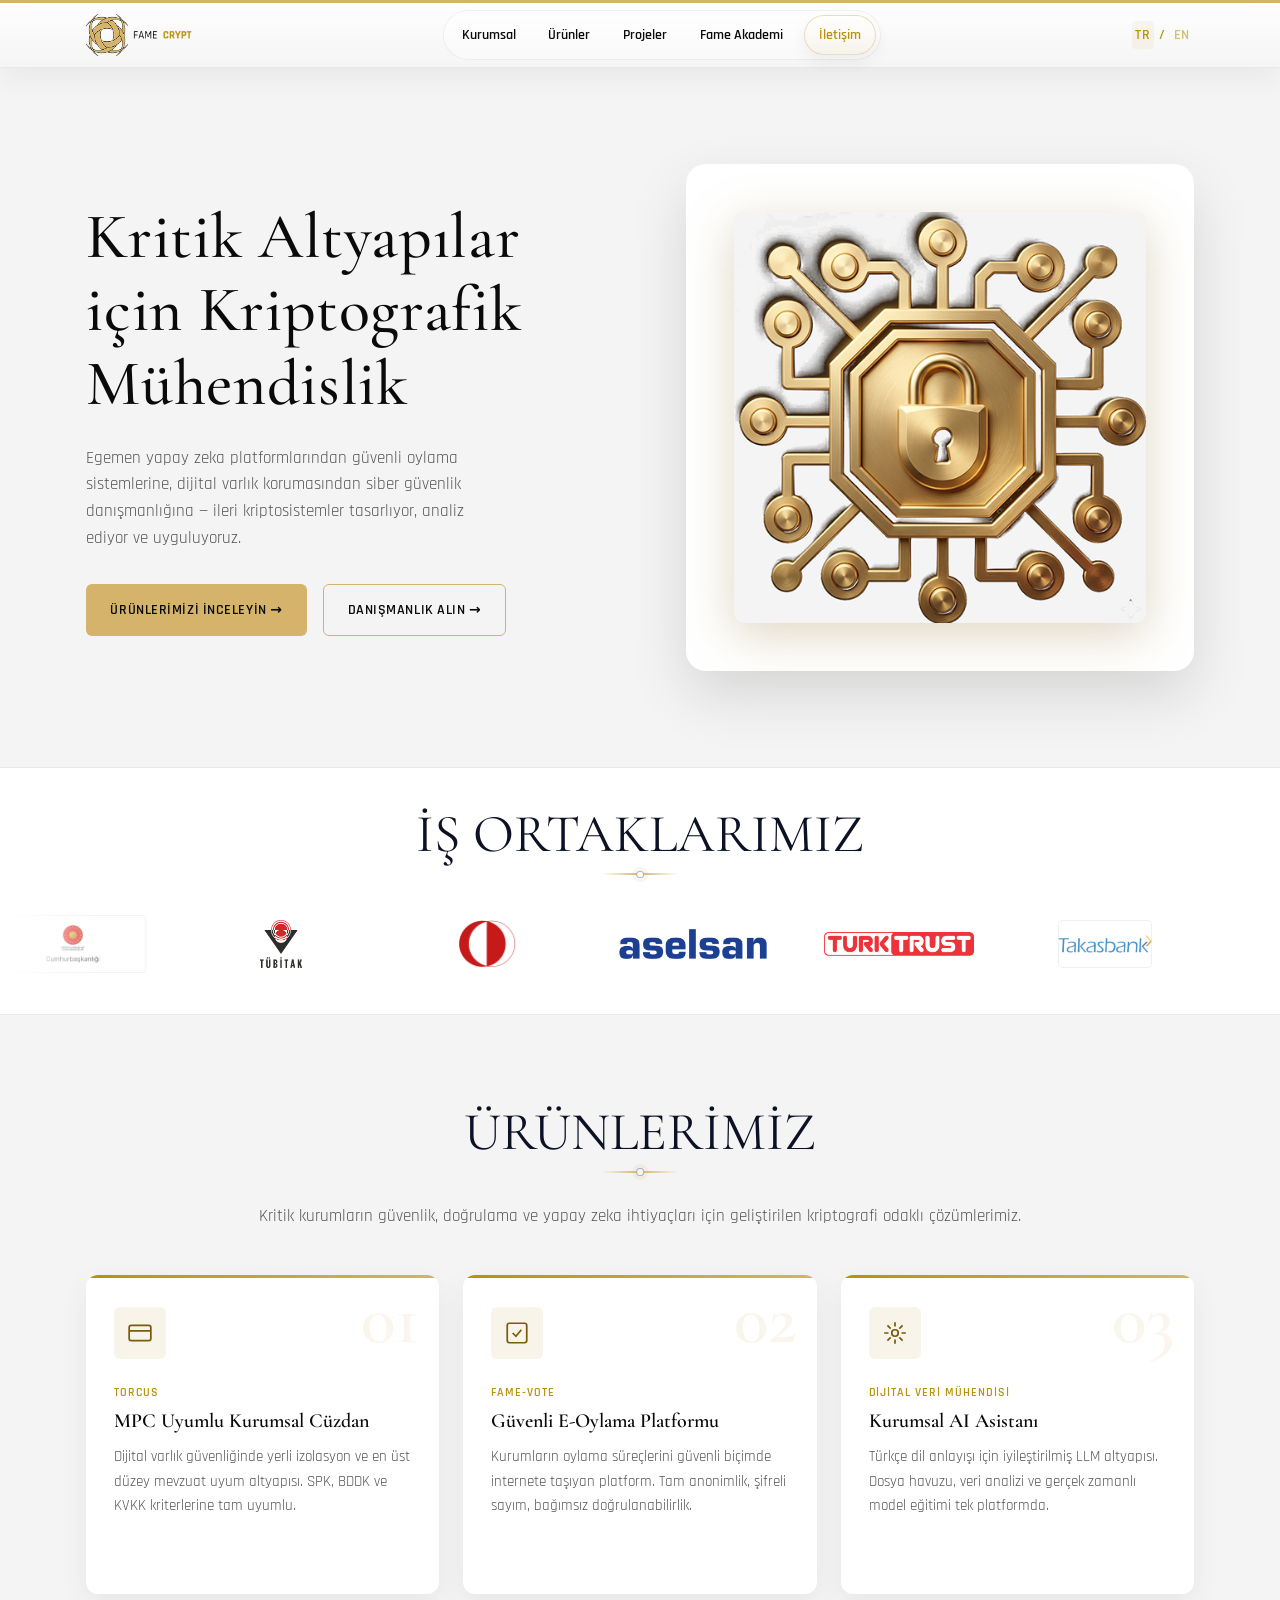
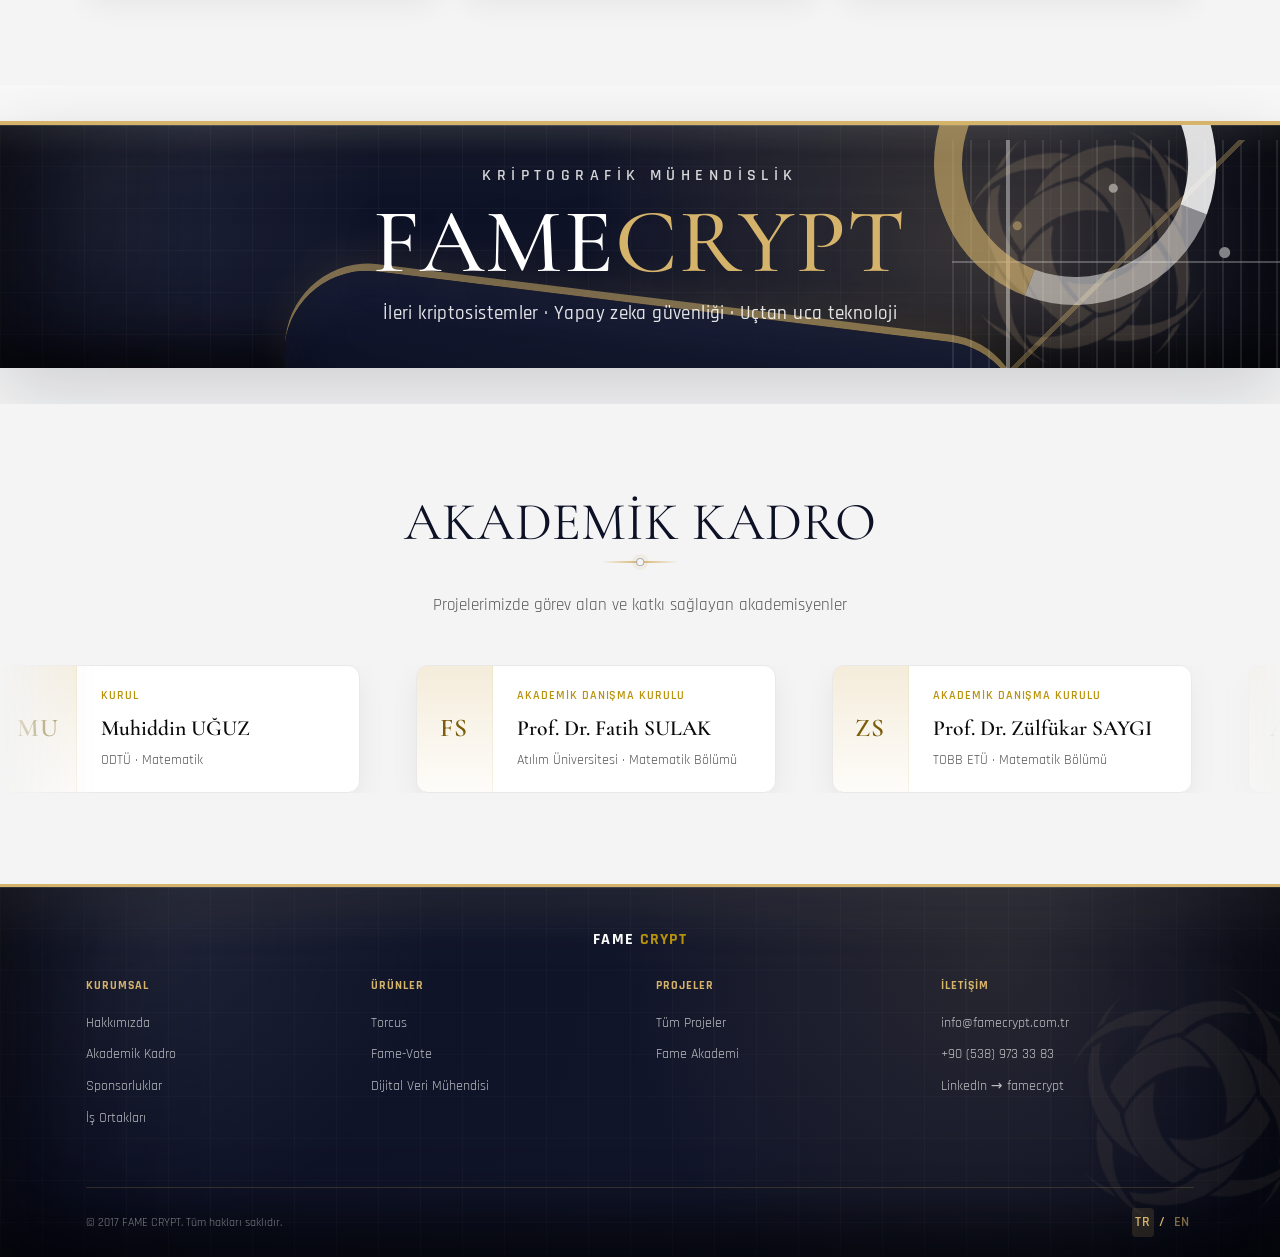
<file: index.html>
<!DOCTYPE html>
<html lang="tr">
  <head>
    <meta charset="UTF-8" />
    <meta name="viewport" content="width=device-width, initial-scale=1.0" />
    <title>FAME CRYPT — Kritik Altyapılar için Kriptografik Mühendislik</title>
    <meta
      name="description"
      content="FameCrypt — egemen yapay zeka platformlarından güvenli oylama sistemlerine, dijital varlık korumasından siber güvenlik danışmanlığına ileri kriptosistemler."
    />

    <!-- Fonts: Cormorant Garamond (başlık) + Rajdhani (gövde) -->
    <link rel="preconnect" href="https://fonts.googleapis.com" />
    <link rel="preconnect" href="https://fonts.gstatic.com" crossorigin />
    <link
      href="https://fonts.googleapis.com/css2?family=Cormorant+Garamond:wght@400;500;600;700&family=Rajdhani:wght@400;500;600;700&display=swap"
      rel="stylesheet"
    />

    <link rel="stylesheet" href="styles/tokens.css" />
    <link rel="stylesheet" href="styles/global.css?v=20260623-home-headings" />
    <link rel="stylesheet" href="styles/components.css?v=20260623-nav-cta" />
  </head>
  <body>
    <!-- ============================ HEADER ============================ -->
    <header class="site-header">
      <div class="container site-header__inner">
        <a class="brand" href="/" aria-label="FAME CRYPT ana sayfa">
          <!-- Tam logo (sembol + yazı tek görselde). Yalnız sembol istersen
               brand__mark img'i kullanıp yanına yazıyı ayrı koyabiliriz. -->
          <img
            class="brand__logo"
            src="assets/images/logo.png"
            alt="FAME CRYPT"
            width="150"
            height="36"
          />
        </a>

        <nav class="nav" aria-label="Ana menü">
          <a class="nav__link" href="pages/hakkimizda.html">Kurumsal</a>
          <a class="nav__link" href="pages/urunler.html">Ürünler</a>
          <a class="nav__link" href="pages/projeler.html">Projeler</a>
          <a class="nav__link" href="pages/fame-akademi.html">Fame Akademi</a>
          <a class="nav__link nav__link--cta" href="pages/iletisim.html">İletişim</a>
        </nav>

        <span class="lang language-switcher header-lang" aria-label="Dil seçimi">
          <button type="button" data-lang-option="tr">TR</button>
          <span aria-hidden="true">/</span>
          <button type="button" data-lang-option="en">EN</button>
        </span>
        <button class="nav-toggle" aria-label="Menüyü aç" aria-expanded="false">☰</button>
      </div>
    </header>

    <main>
      <!-- ============================= HERO ============================= -->
      <section class="hero" aria-labelledby="hero-heading">
        <div class="container hero__grid">
          <div class="hero__copy">
            <h1 class="hero__title" id="hero-heading">
              Kritik Altyapılar için Kriptografik Mühendislik
            </h1>
            <p class="hero__lead">
              Egemen yapay zeka platformlarından güvenli oylama sistemlerine,
              dijital varlık korumasından siber güvenlik danışmanlığına — ileri
              kriptosistemler tasarlıyor, analiz ediyor ve uyguluyoruz.
            </p>
            <div class="hero__actions">
              <a class="btn btn--primary" href="pages/urunler.html"
                >Ürünlerimizi İnceleyin →</a
              >
              <a class="btn btn--ghost" href="pages/iletisim.html">Danışmanlık Alın →</a>
            </div>
          </div>

          <div class="hero__visual">
            <img
              src="assets/images/lock.png"
              alt="Altın kriptografik kilit — devre hatlarıyla çevrili"
              width="500"
              height="500"
              fetchpriority="high"
            />
          </div>
        </div>
      </section>

      <!-- ========================= İŞ ORTAKLARI ========================= -->
      <section class="partners" aria-labelledby="partners-label">
        <div class="container">
          <h2 class="partners__heading" id="partners-label">İŞ ORTAKLARIMIZ</h2>
        </div>
        <div class="marquee">
          <!-- Logolar scripts/partners.js'teki listeden otomatik basılır -->
          <ul class="marquee__track" id="partners-track"></ul>
        </div>
      </section>

      <!-- ============================ ÜRÜNLER =========================== -->
      <section class="section" id="urunler" aria-labelledby="urunler-title">
        <div class="container">
          <h2 class="section-title" id="urunler-title">ÜRÜNLERİMİZ</h2>
          <p class="section-intro">
            Kritik kurumların güvenlik, doğrulama ve yapay zeka ihtiyaçları için
            geliştirilen kriptografi odaklı çözümlerimiz.
          </p>
          <div class="products__grid">
            <article class="product-card reveal" style="--i: 0">
              <span class="product-card__index" aria-hidden="true">01</span>
              <div class="product-card__icon" aria-hidden="true">
                <svg viewBox="0 0 24 24" fill="none" stroke="currentColor" stroke-width="1.6"><rect x="2" y="5" width="20" height="14" rx="2"/><path d="M2 10h20"/></svg>
              </div>
              <span class="eyebrow">TORCUS</span>
              <h3 class="product-card__title">MPC Uyumlu Kurumsal Cüzdan</h3>
              <p class="product-card__text">
                Dijital varlık güvenliğinde yerli izolasyon ve en üst düzey
                mevzuat uyum altyapısı. SPK, BDDK ve KVKK kriterlerine tam uyumlu.
              </p>
              <a class="product-card__cta" href="pages/urunler.html#torcus">İncele <span aria-hidden="true">→</span></a>
            </article>

            <article class="product-card reveal" style="--i: 1">
              <span class="product-card__index" aria-hidden="true">02</span>
              <div class="product-card__icon" aria-hidden="true">
                <svg viewBox="0 0 24 24" fill="none" stroke="currentColor" stroke-width="1.6"><rect x="3" y="3" width="18" height="18" rx="2"/><path d="m8 12 3 3 5-6"/></svg>
              </div>
              <span class="eyebrow">FAME-VOTE</span>
              <h3 class="product-card__title">Güvenli E-Oylama Platformu</h3>
              <p class="product-card__text">
                Kurumların oylama süreçlerini güvenli biçimde internete taşıyan
                platform. Tam anonimlik, şifreli sayım, bağımsız doğrulanabilirlik.
              </p>
              <a class="product-card__cta" href="pages/urunler.html#fame-vote">İncele <span aria-hidden="true">→</span></a>
            </article>

            <article class="product-card reveal" style="--i: 2">
              <span class="product-card__index" aria-hidden="true">03</span>
              <div class="product-card__icon" aria-hidden="true">
                <svg viewBox="0 0 24 24" fill="none" stroke="currentColor" stroke-width="1.6"><circle cx="12" cy="12" r="3"/><path d="M12 2v4M12 18v4M2 12h4M18 12h4M5 5l3 3M16 16l3 3M19 5l-3 3M8 16l-3 3"/></svg>
              </div>
              <span class="eyebrow">DİJİTAL VERİ MÜHENDİSİ</span>
              <h3 class="product-card__title">Kurumsal AI Asistanı</h3>
              <p class="product-card__text">
                Türkçe dil anlayışı için iyileştirilmiş LLM altyapısı. Dosya
                havuzu, veri analizi ve gerçek zamanlı model eğitimi tek platformda.
              </p>
              <a class="product-card__cta" href="pages/urunler.html#dijital-veri-muhendisi">İncele <span aria-hidden="true">→</span></a>
            </article>
          </div>
        </div>
      </section>

      <!-- ===================== KRİPTOGRAFİ BANNER ===================== -->
      <section class="engineering-banner reveal" aria-labelledby="engineering-banner-title">
        <div class="container">
          <div class="engineering-banner__frame">
            <div class="engineering-banner__content">
              <p class="engineering-banner__eyebrow">KRİPTOGRAFİK MÜHENDİSLİK</p>
              <h2 class="engineering-banner__brand" id="engineering-banner-title">
                FAME<span>CRYPT</span>
              </h2>
              <p class="engineering-banner__text">
                İleri kriptosistemler · Yapay zeka güvenliği · Uçtan uca teknoloji
              </p>
            </div>
            <div class="engineering-banner__visual" aria-hidden="true">
              <span class="engineering-banner__circuit"></span>
              <span class="engineering-banner__ring"></span>
              <img
                class="engineering-banner__logo"
                src="assets/images/logo-2.png"
                alt=""
                loading="lazy"
              />
            </div>
          </div>
        </div>
      </section>

      <!-- ======================= AKADEMİK KADRO ========================= -->
      <section class="section academic" id="akademi" aria-labelledby="akademi-title">
        <div class="container">
          <h2 class="section-title" id="akademi-title">AKADEMİK KADRO</h2>
          <p class="section-intro">
            Projelerimizde görev alan ve katkı sağlayan akademisyenler
          </p>
        </div>
        <div class="marquee">
          <ul class="marquee__track" id="staff-track">
            <li class="staff-card">
              <span class="staff-card__badge" aria-hidden="true">MU</span>
              <div class="staff-card__body">
                <span class="eyebrow">KURUL</span>
                <p class="staff-card__name">Muhiddin UĞUZ</p>
                <p class="staff-card__meta">ODTÜ · Matematik</p>
              </div>
            </li>
            <li class="staff-card">
              <span class="staff-card__badge" aria-hidden="true">FS</span>
              <div class="staff-card__body">
                <span class="eyebrow">AKADEMİK DANIŞMA KURULU</span>
                <p class="staff-card__name">Prof. Dr. Fatih SULAK</p>
                <p class="staff-card__meta">Atılım Üniversitesi · Matematik Bölümü</p>
              </div>
            </li>
            <li class="staff-card">
              <span class="staff-card__badge" aria-hidden="true">ZS</span>
              <div class="staff-card__body">
                <span class="eyebrow">AKADEMİK DANIŞMA KURULU</span>
                <p class="staff-card__name">Prof. Dr. Zülfükar SAYGI</p>
                <p class="staff-card__meta">TOBB ETÜ · Matematik Bölümü</p>
              </div>
            </li>
            <li class="staff-card">
              <span class="staff-card__badge" aria-hidden="true">AS</span>
              <div class="staff-card__body">
                <span class="eyebrow">AKADEMİK DANIŞMA KURULU</span>
                <p class="staff-card__name">Prof. Dr. Ali Aydın SELÇUK</p>
                <p class="staff-card__meta">TOBB ETÜ · Bilgisayar Mühendisliği</p>
              </div>
            </li>
          </ul>
        </div>
      </section>
    </main>

    <!-- ============================ FOOTER ============================ -->
    <footer class="site-footer" id="iletisim">
      <div class="container">
        <p class="site-footer__brand">FAME <span class="brand__crypt">CRYPT</span></p>
        <div class="footer-grid">
          <div class="footer-col">
            <p class="footer-col__title">Kurumsal</p>
            <ul>
              <li><a href="pages/hakkimizda.html">Hakkımızda</a></li>
              <li><a href="#akademi">Akademik Kadro</a></li>
              <li><a href="pages/hakkimizda.html#sponsorluklar">Sponsorluklar</a></li>
              <li><a href="pages/hakkimizda.html#ortaklar">İş Ortakları</a></li>
            </ul>
          </div>
          <div class="footer-col">
            <p class="footer-col__title">Ürünler</p>
            <ul>
              <li><a href="pages/urunler.html#torcus">Torcus</a></li>
              <li><a href="pages/urunler.html#fame-vote">Fame-Vote</a></li>
              <li><a href="pages/urunler.html#dijital-veri-muhendisi">Dijital Veri Mühendisi</a></li>
            </ul>
          </div>
          <div class="footer-col">
            <p class="footer-col__title">Projeler</p>
            <ul>
              <li><a href="pages/projeler.html">Tüm Projeler</a></li>
              <li><a href="pages/fame-akademi.html">Fame Akademi</a></li>
            </ul>
          </div>
          <div class="footer-col">
            <p class="footer-col__title">İletişim</p>
            <ul>
              <li><a href="mailto:info@famecrypt.com.tr">info@famecrypt.com.tr</a></li>
              <li><a href="tel:+905389733383">+90 (538) 973 33 83</a></li>
              <li>
                <a
                  href="https://tr.linkedin.com/company/famecrypt"
                  target="_blank"
                  rel="noopener noreferrer"
                  >LinkedIn → famecrypt</a
                >
              </li>
            </ul>
          </div>
        </div>
      </div>
      <div class="container">
        <div class="footer-bottom">
          <span>© 2017 FAME CRYPT. Tüm hakları saklıdır.</span>
          <span class="lang language-switcher" aria-label="Dil seçimi">
            <button type="button" data-lang-option="tr">TR</button>
            <span aria-hidden="true">/</span>
            <button type="button" data-lang-option="en">EN</button>
          </span>
        </div>
      </div>
    </footer>

    <script src="scripts/partners.js"></script>
    <script src="scripts/main.js?v=20260623-nav-refresh"></script>
    <script src="scripts/i18n.js?v=20260623-i18n-complete"></script>
  </body>
</html>
</file>
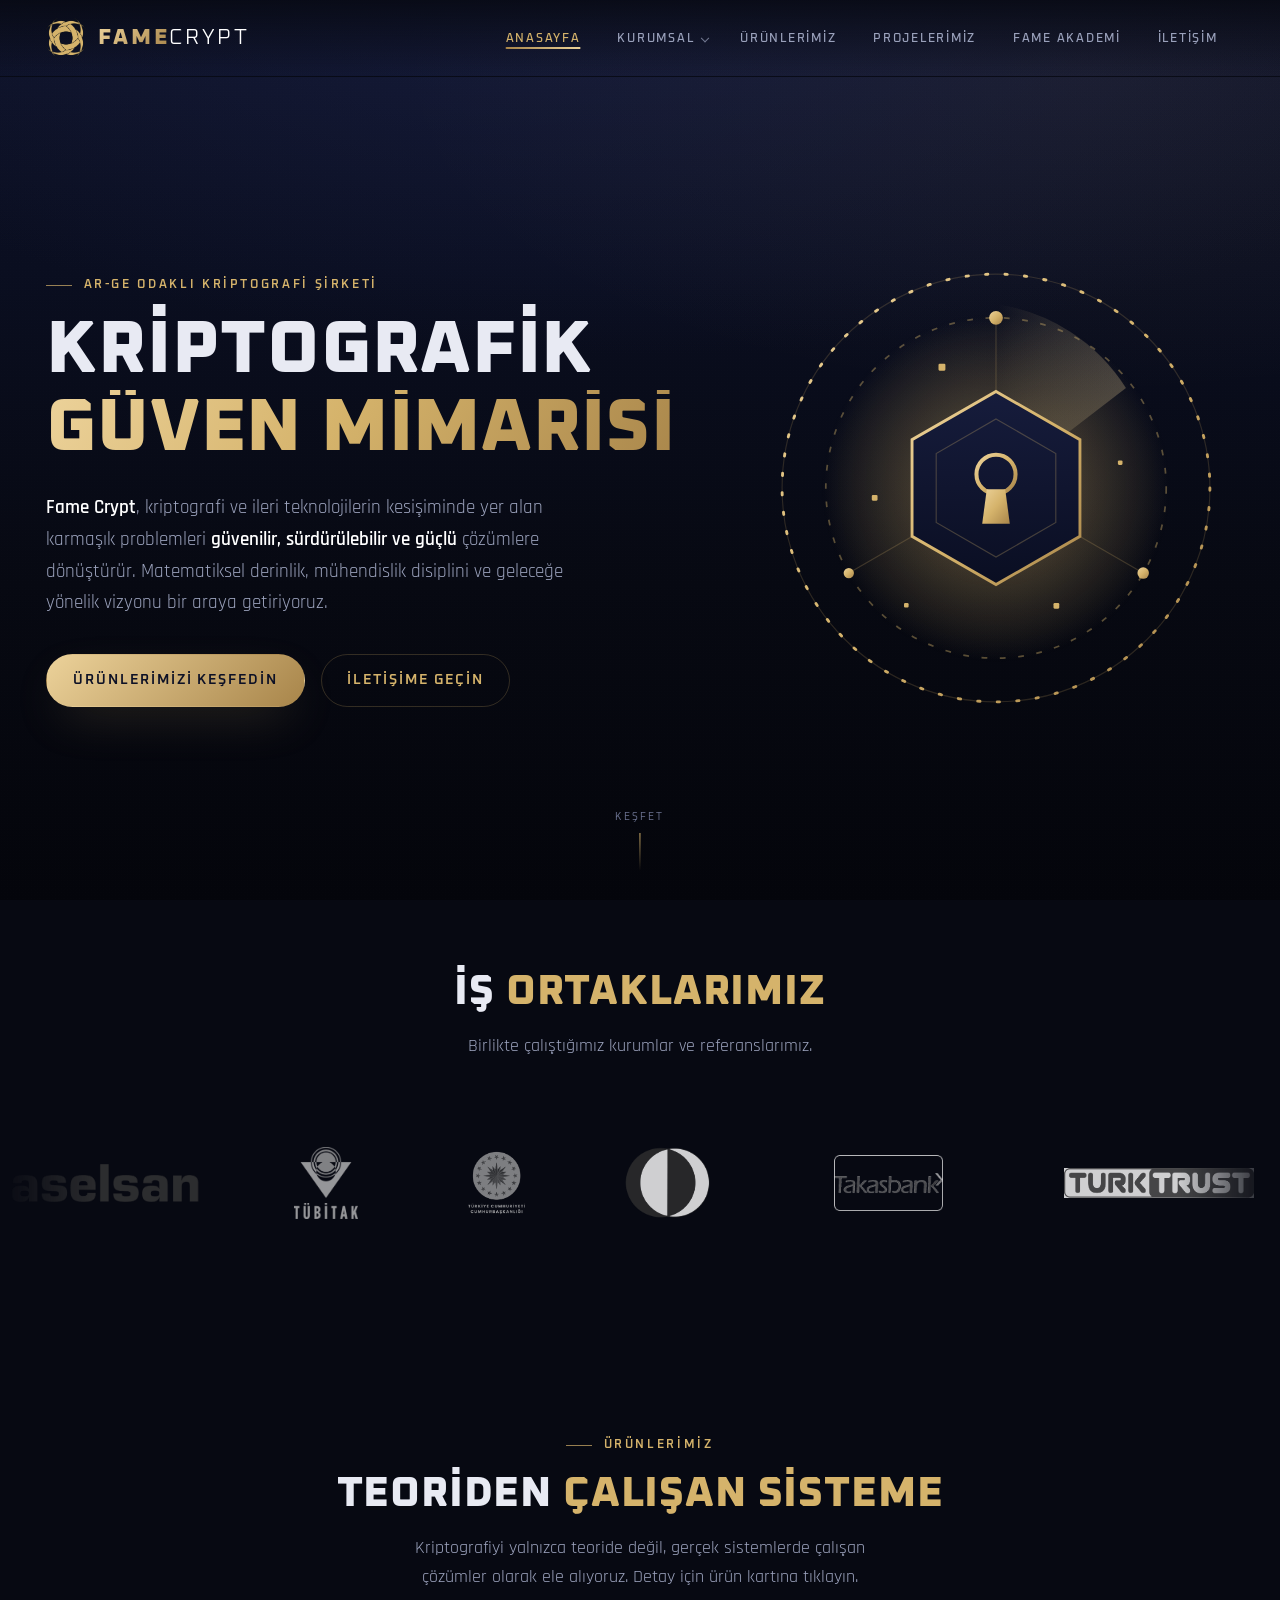
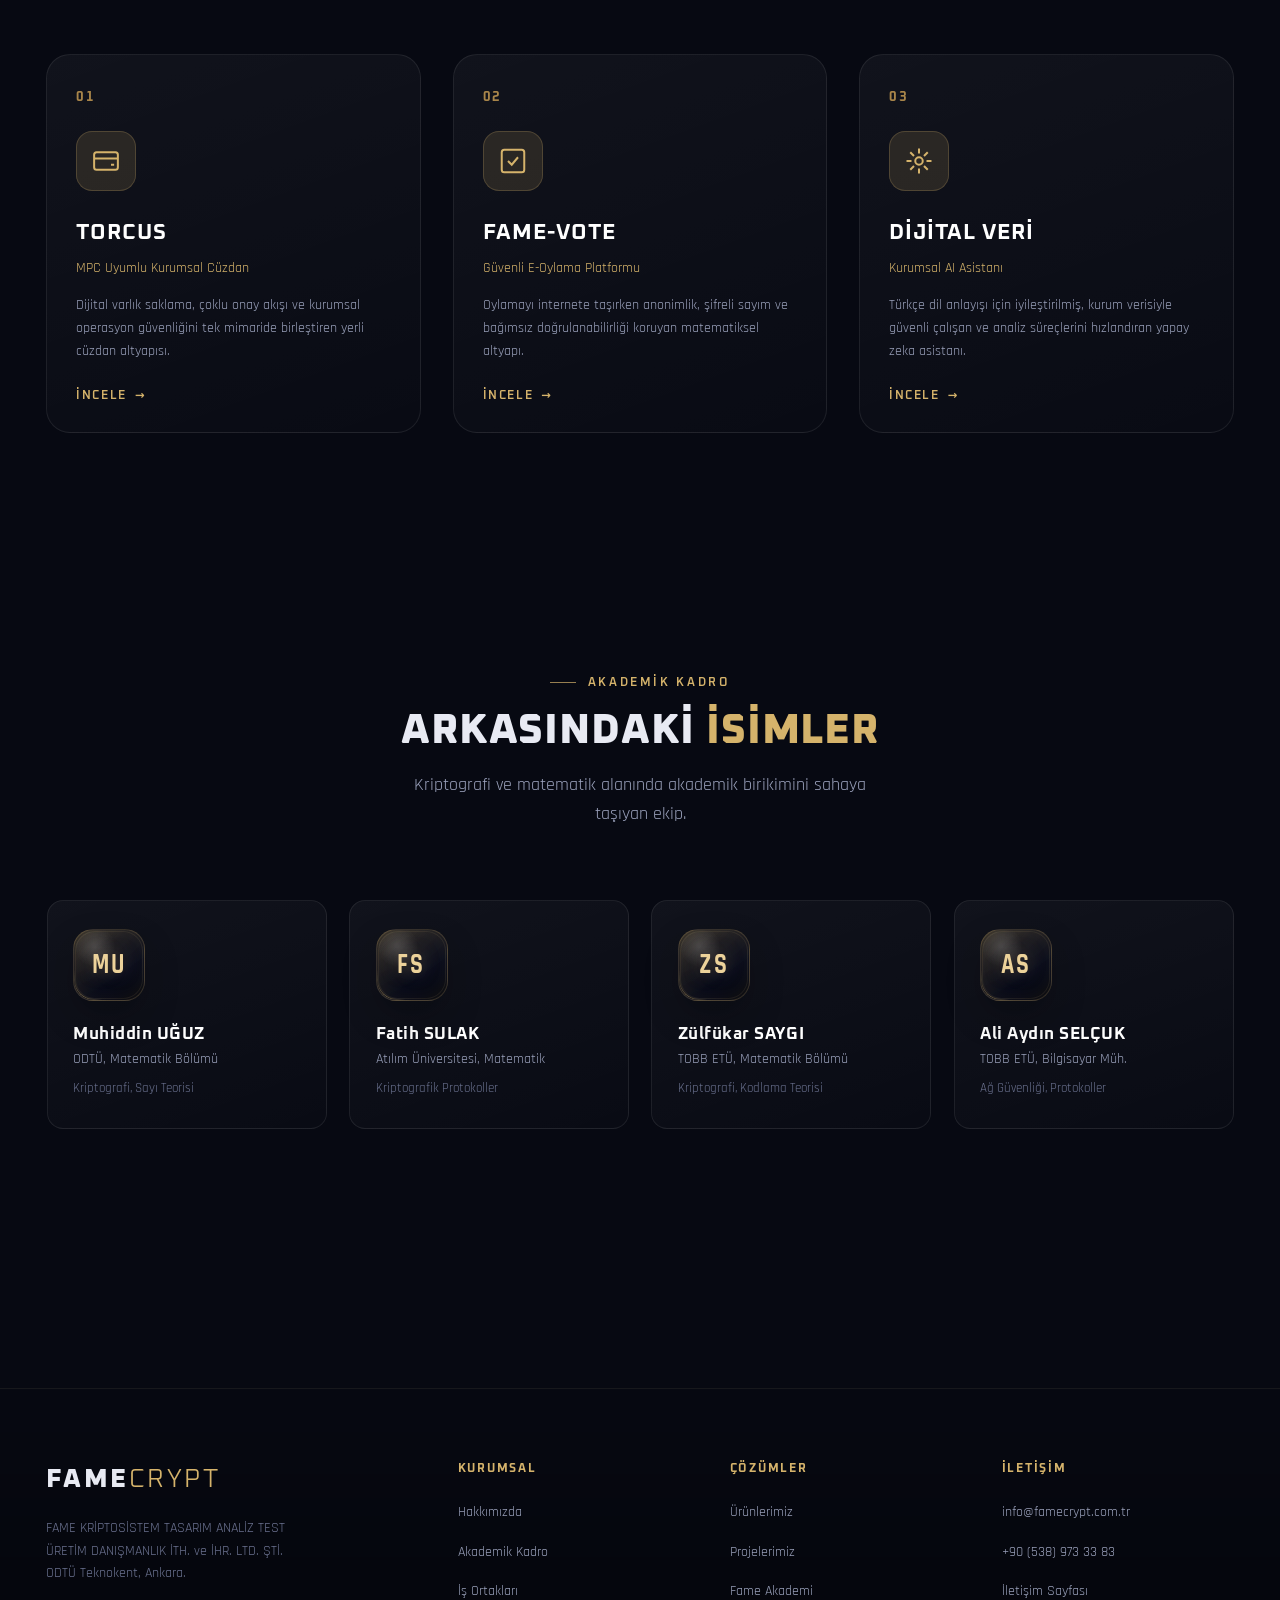
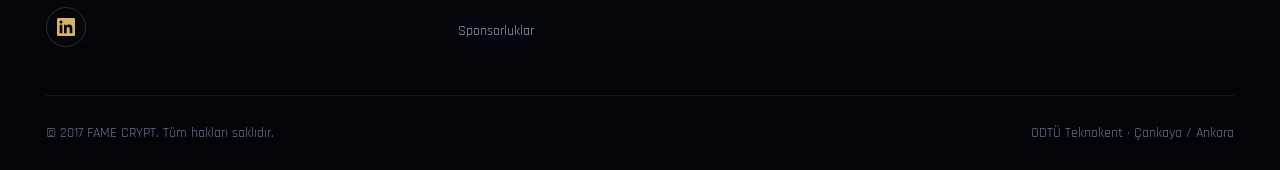
<file: fame-cr-v2/index.html>
<!DOCTYPE html>
<html lang="tr">
  <head>
    <meta charset="UTF-8" />
    <meta name="viewport" content="width=device-width, initial-scale=1.0" />
    <title>FAME CRYPT — Kriptografik Mühendislik</title>
    <meta
      name="description"
      content="FameCrypt; kriptografi ve ileri teknolojilerin kesişimindeki karmaşık problemleri güvenilir, sürdürülebilir ve güçlü çözümlere dönüştüren AR-GE odaklı bir teknoloji şirketidir."
    />
    <link rel="icon" href="assets/images/brand/favicon.png" />
    <link rel="preconnect" href="https://fonts.googleapis.com" />
    <link rel="preconnect" href="https://fonts.gstatic.com" crossorigin />
    <link
      href="https://fonts.googleapis.com/css2?family=Oxanium:wght@400;500;600;700;800&family=Rajdhani:wght@400;500;600;700&display=swap"
      rel="stylesheet"
    />
    <link rel="stylesheet" href="styles/theme.css" />
    <link rel="stylesheet" href="styles/components.css" />
    <link rel="stylesheet" href="styles/pages.css" />
    <script>document.documentElement.classList.add("js");</script>
  </head>
  <body>
    <a class="skip-link" href="#main">İçeriğe geç</a>

    <!-- ============================ HEADER ============================ -->
    <header class="site-header">
      <div class="container">
        <nav class="nav" aria-label="Ana menü">
          <a class="brand" href="index.html" aria-label="FAME CRYPT ana sayfa">
            <img class="brand__mark" src="assets/images/brand/prism-mark.png" alt="" width="40" height="40" />
            <span class="brand__name"><span class="fame">FAME</span><span class="crypt">CRYPT</span></span>
          </a>
          <ul class="nav__menu" id="navMenu">
            <li><a class="nav__link" href="index.html" aria-current="page">Anasayfa</a></li>
            <li class="nav__item nav__item--has-dropdown">
              <a class="nav__link nav__link--dropdown" href="kurumsal.html">Kurumsal</a>
              <ul class="nav__dropdown" aria-label="Kurumsal bölümler">
                <li><a href="kurumsal.html#hakkimizda">Hakkımızda</a></li>
                <li><a href="kurumsal.html#akademi">Akademik Kadro</a></li>
                <li><a href="kurumsal.html#ortaklar">İş Ortakları</a></li>
                <li><a href="kurumsal.html#sponsorluklar">Etkinlikler</a></li>
              </ul>
            </li>
            <li><a class="nav__link" href="urunler.html">Ürünlerimiz</a></li>
            <li><a class="nav__link" href="projeler.html">Projelerimiz</a></li>
            <li><a class="nav__link" href="akademi.html">Fame Akademi</a></li>
            <li><a class="nav__link" href="iletisim.html">İletişim</a></li>
          </ul>
          <button class="nav__toggle" aria-label="Menü" aria-expanded="false" aria-controls="navMenu">
            <span></span><span></span><span></span>
          </button>
        </nav>
      </div>
    </header>

    <main id="main">
      <!-- ============================= HERO ============================= -->
      <section class="hero" aria-labelledby="hero-title">
        <div class="container hero__grid">
          <div class="reveal">
            <p class="eyebrow">AR-GE ODAKLI KRİPTOGRAFİ ŞİRKETİ</p>
            <h1 class="hero__title" id="hero-title">
              <span class="line">Kriptografik</span>
              <span class="line gradient-text">Güven Mimarisi</span>
            </h1>
            <p class="hero__lead">
              <strong>Fame Crypt</strong>, kriptografi ve ileri teknolojilerin kesişiminde
              yer alan karmaşık problemleri <strong>güvenilir, sürdürülebilir ve güçlü</strong>
              çözümlere dönüştürür. Matematiksel derinlik, mühendislik disiplini ve
              geleceğe yönelik vizyonu bir araya getiriyoruz.
            </p>
            <div class="hero__actions">
              <a class="btn btn--primary" href="urunler.html">Ürünlerimizi Keşfedin</a>
              <a class="btn btn--ghost" href="iletisim.html">İletişime Geçin</a>
            </div>
          </div>

          <div class="hero__visual reveal" aria-hidden="true">
            <svg class="crypto-core" viewBox="0 0 400 400" role="img" aria-label="Kriptografik çekirdek görseli">
              <defs>
                <linearGradient id="cc-gold" x1="0" y1="0" x2="1" y2="1">
                  <stop offset="0" stop-color="#ecd29a" />
                  <stop offset="0.5" stop-color="#d5b36b" />
                  <stop offset="1" stop-color="#a8854a" />
                </linearGradient>
                <radialGradient id="cc-glow" cx="50%" cy="50%" r="50%">
                  <stop offset="0" stop-color="#d5b36b" stop-opacity="0.32" />
                  <stop offset="1" stop-color="#d5b36b" stop-opacity="0" />
                </radialGradient>
                <linearGradient id="cc-sweep" x1="0" y1="0" x2="1" y2="0">
                  <stop offset="0" stop-color="#ecd29a" stop-opacity="0" />
                  <stop offset="1" stop-color="#ecd29a" stop-opacity="0.5" />
                </linearGradient>
                <linearGradient id="cc-plate" x1="0" y1="0" x2="0" y2="1">
                  <stop offset="0" stop-color="#161c3c" />
                  <stop offset="1" stop-color="#0a0e22" />
                </linearGradient>
              </defs>

              <circle cx="200" cy="200" r="150" fill="url(#cc-glow)" />

              <!-- radar taraması -->
              <g class="cc-sweep">
                <path d="M200 200 L200 40 A160 160 0 0 1 313 113 Z" fill="url(#cc-sweep)" opacity="0.55" />
              </g>

              <!-- dış halka: tikler -->
              <g class="cc-ring-outer">
                <circle cx="200" cy="200" r="186" fill="none" stroke="#d5b36b" stroke-opacity="0.18" stroke-width="1" />
                <circle cx="200" cy="200" r="186" fill="none" stroke="url(#cc-gold)" stroke-width="2.5" stroke-dasharray="2 15" stroke-linecap="round" />
              </g>

              <!-- bağlantı çizgileri -->
              <g stroke="#d5b36b" stroke-opacity="0.22" stroke-width="1">
                <line x1="200" y1="200" x2="200" y2="52" />
                <line x1="200" y1="200" x2="328" y2="274" />
                <line x1="200" y1="200" x2="72" y2="274" />
              </g>

              <!-- orta kesik halka + yörüngedeki düğümler -->
              <g class="cc-ring-mid">
                <circle cx="200" cy="200" r="148" fill="none" stroke="#d5b36b" stroke-opacity="0.4" stroke-width="1.5" stroke-dasharray="5 11" />
                <circle class="cc-node" cx="200" cy="52" r="6" fill="url(#cc-gold)" />
                <circle class="cc-node" cx="328" cy="274" r="5" fill="url(#cc-gold)" />
                <circle class="cc-node" cx="72" cy="274" r="4.5" fill="url(#cc-gold)" />
              </g>

              <!-- altıgen kasa + anahtar deliği -->
              <g class="cc-hex">
                <polygon points="200,116 273,158 273,242 200,284 127,242 127,158" fill="url(#cc-plate)" stroke="url(#cc-gold)" stroke-width="2.5" />
                <polygon points="200,140 252,170 252,230 200,260 148,230 148,170" fill="none" stroke="#d5b36b" stroke-opacity="0.28" stroke-width="1" />
                <circle cx="200" cy="188" r="17" fill="none" stroke="url(#cc-gold)" stroke-width="3.5" />
                <path d="M192 201 L208 201 L212 231 L188 231 Z" fill="url(#cc-gold)" />
              </g>

              <!-- veri bitleri -->
              <g class="cc-bits" fill="#d5b36b">
                <rect x="150" y="92" width="6" height="6" rx="1" />
                <rect x="250" y="300" width="5" height="5" rx="1" style="animation-delay:.6s" />
                <rect x="306" y="176" width="4" height="4" rx="1" style="animation-delay:1.1s" />
                <rect x="92" y="206" width="5" height="5" rx="1" style="animation-delay:1.7s" />
                <rect x="120" y="300" width="4" height="4" rx="1" style="animation-delay:.3s" />
              </g>
            </svg>
          </div>
        </div>
        <span class="scroll-cue" aria-hidden="true">Keşfet</span>
      </section>

      <!-- ====================== İŞ ORTAKLARIMIZ ======================= -->
      <section class="section section--tight" aria-labelledby="partners-title">
        <div class="container section-head reveal">
          <h2 class="section-title" id="partners-title">İş <span class="accent">Ortaklarımız</span></h2>
          <p class="section-intro">Birlikte çalıştığımız kurumlar ve referanslarımız.</p>
        </div>
        <div class="marquee marquee--home-partners reveal" role="list" aria-label="İş ortakları">
          <div class="marquee__track">
            <div class="partner-logo partner-logo--wide" role="listitem"><img src="assets/images/partners/aselsan-logo.png" alt="ASELSAN" loading="lazy" /></div>
            <div class="partner-logo partner-logo--mark partner-logo--invert" role="listitem"><img src="assets/images/partners/tubitak-logo.png" alt="TÜBİTAK" loading="lazy" /></div>
            <div class="partner-logo partner-logo--mark partner-logo--invert" role="listitem"><img src="assets/images/partners/cumhurbaskanligi-logo.png" alt="Cumhurbaşkanlığı" loading="lazy" /></div>
            <div class="partner-logo partner-logo--mark partner-logo--natural" role="listitem"><img src="assets/images/partners/odtu-logo.png" alt="ODTÜ" loading="lazy" /></div>
            <div class="partner-logo partner-logo--wide partner-logo--natural" role="listitem"><img src="assets/images/partners/takasbank-logo.png" alt="Takasbank" loading="lazy" /></div>
            <div class="partner-logo partner-logo--wide partner-logo--natural" role="listitem"><img src="assets/images/partners/turktrust-logo.png" alt="TÜRKTRUST" loading="lazy" /></div>
            <div class="partner-logo partner-logo--wide partner-logo--invert" role="listitem"><img src="assets/images/partners/procenne-logo.png" alt="Procenne" loading="lazy" /></div>
            <div class="partner-logo partner-logo--wide" role="listitem"><img src="assets/images/partners/pavotek-logo.png" alt="Pavotek" loading="lazy" /></div>
            <div class="partner-logo partner-logo--wide" role="listitem"><img src="assets/images/partners/interprobe-logo.png" alt="Interprobe" loading="lazy" /></div>
            <div class="partner-logo partner-logo--wide" role="listitem"><img src="assets/images/partners/kairos-logo.png" alt="Kairos" loading="lazy" /></div>
            <div class="partner-logo partner-logo--wide" role="listitem"><img src="assets/images/partners/sdatam-logo.png" alt="SDATAM" loading="lazy" /></div>
            <div class="partner-logo partner-logo--mark partner-logo--invert" role="listitem"><img src="assets/images/partners/trk-technology-logo.png" alt="TRK Technology" loading="lazy" /></div>
            <div class="partner-logo partner-logo--wide partner-logo--natural" role="listitem"><img src="assets/images/partners/d7-logo.png" alt="D7" loading="lazy" /></div>
          </div>
        </div>
      </section>

      <!-- ======================= ÜRÜNLERİMİZ ========================= -->
      <section class="section" aria-labelledby="home-products-title">
        <div class="container">
          <div class="section-head reveal">
            <p class="eyebrow">ÜRÜNLERİMİZ</p>
            <h2 class="section-title" id="home-products-title">Teoriden <span class="accent">Çalışan Sisteme</span></h2>
            <p class="section-intro">
              Kriptografiyi yalnızca teoride değil, gerçek sistemlerde çalışan çözümler
              olarak ele alıyoruz. Detay için ürün kartına tıklayın.
            </p>
          </div>

          <div class="product-grid">
            <a class="product-card reveal" href="torcus.html">
              <span class="product-card__index">01</span>
              <span class="product-card__icon" aria-hidden="true">
                <svg viewBox="0 0 24 24" fill="none" stroke="currentColor" stroke-width="1.6"><rect x="2.5" y="5" width="19" height="14" rx="2"/><path d="M2.5 10h19M16 15h2.5"/></svg>
              </span>
              <h3 class="product-card__name">TORCUS</h3>
              <p class="product-card__tag">MPC Uyumlu Kurumsal Cüzdan</p>
              <p class="product-card__text">
                Dijital varlık saklama, çoklu onay akışı ve kurumsal operasyon
                güvenliğini tek mimaride birleştiren yerli cüzdan altyapısı.
              </p>
              <span class="product-card__cta">İncele <span aria-hidden="true">→</span></span>
            </a>

            <a class="product-card reveal" href="fame-vote.html">
              <span class="product-card__index">02</span>
              <span class="product-card__icon" aria-hidden="true">
                <svg viewBox="0 0 24 24" fill="none" stroke="currentColor" stroke-width="1.6"><rect x="3" y="3" width="18" height="18" rx="2"/><path d="m8 12 3 3 5-6"/></svg>
              </span>
              <h3 class="product-card__name">FAME-VOTE</h3>
              <p class="product-card__tag">Güvenli E-Oylama Platformu</p>
              <p class="product-card__text">
                Oylamayı internete taşırken anonimlik, şifreli sayım ve bağımsız
                doğrulanabilirliği koruyan matematiksel altyapı.
              </p>
              <span class="product-card__cta">İncele <span aria-hidden="true">→</span></span>
            </a>

            <a class="product-card reveal" href="dijital-veri.html">
              <span class="product-card__index">03</span>
              <span class="product-card__icon" aria-hidden="true">
                <svg viewBox="0 0 24 24" fill="none" stroke="currentColor" stroke-width="1.6"><circle cx="12" cy="12" r="3"/><path d="M12 2v4M12 18v4M2 12h4M18 12h4M5 5l3 3M16 16l3 3M19 5l-3 3M8 16l-3 3"/></svg>
              </span>
              <h3 class="product-card__name">DİJİTAL VERİ</h3>
              <p class="product-card__tag">Kurumsal AI Asistanı</p>
              <p class="product-card__text">
                Türkçe dil anlayışı için iyileştirilmiş, kurum verisiyle güvenli
                çalışan ve analiz süreçlerini hızlandıran yapay zeka asistanı.
              </p>
              <span class="product-card__cta">İncele <span aria-hidden="true">→</span></span>
            </a>
          </div>
        </div>
      </section>

      <!-- ======================= AKADEMİK KADRO ======================= -->
      <section class="section" aria-labelledby="home-team-title">
        <div class="container">
          <div class="section-head reveal">
            <p class="eyebrow">AKADEMİK KADRO</p>
            <h2 class="section-title" id="home-team-title">Arkasındaki <span class="accent">İsimler</span></h2>
            <p class="section-intro">
              Kriptografi ve matematik alanında akademik birikimini sahaya taşıyan ekip.
            </p>
          </div>

          <div class="team-rail reveal" role="list" aria-label="Akademik kadro">
            <article class="team-card" role="listitem">
              <div class="team-card__avatar" aria-hidden="true"><span>MU</span></div>
              <p class="team-card__name">Muhiddin UĞUZ</p>
              <p class="team-card__org">ODTÜ, Matematik Bölümü</p>
              <p class="team-card__field">Kriptografi, Sayı Teorisi</p>
            </article>
            <article class="team-card" role="listitem">
              <div class="team-card__avatar" aria-hidden="true"><span>FS</span></div>
              <p class="team-card__name">Fatih SULAK</p>
              <p class="team-card__org">Atılım Üniversitesi, Matematik</p>
              <p class="team-card__field">Kriptografik Protokoller</p>
            </article>
            <article class="team-card" role="listitem">
              <div class="team-card__avatar" aria-hidden="true"><span>ZS</span></div>
              <p class="team-card__name">Zülfükar SAYGI</p>
              <p class="team-card__org">TOBB ETÜ, Matematik Bölümü</p>
              <p class="team-card__field">Kriptografi, Kodlama Teorisi</p>
            </article>
            <article class="team-card" role="listitem">
              <div class="team-card__avatar" aria-hidden="true"><span>AS</span></div>
              <p class="team-card__name">Ali Aydın SELÇUK</p>
              <p class="team-card__org">TOBB ETÜ, Bilgisayar Müh.</p>
              <p class="team-card__field">Ağ Güvenliği, Protokoller</p>
            </article>
            <article class="team-card" role="listitem">
              <div class="team-card__avatar" aria-hidden="true"><span>AT</span></div>
              <p class="team-card__name">Abdullah TALAYHAN</p>
              <p class="team-card__org">Bilkent Üniversitesi, Bilgisayar Müh.</p>
              <p class="team-card__field">Simetrik Kriptografi, Hash</p>
            </article>
            <article class="team-card" role="listitem">
              <div class="team-card__avatar" aria-hidden="true"><span>MA</span></div>
              <p class="team-card__name">Melis ASLAN</p>
              <p class="team-card__org">ODTÜ, Matematik Bölümü</p>
              <p class="team-card__field">Eliptik Eğri Kriptografisi</p>
            </article>
            <article class="team-card" role="listitem">
              <div class="team-card__avatar" aria-hidden="true"><span>AG</span></div>
              <p class="team-card__name">Ahmet GÜNEŞ</p>
              <p class="team-card__org">İTÜ, Mühendislik</p>
              <p class="team-card__field">Kriptografik Donanım, Yan Kanal</p>
            </article>
          </div>
        </div>
      </section>
    </main>

    <!-- ============================ FOOTER ============================ -->
    <footer class="site-footer">
      <div class="container">
        <div class="footer__grid">
          <div class="footer__col">
            <p class="footer__brand-name"><span>FAME</span><span class="crypt">CRYPT</span></p>
            <p class="footer__desc">
              FAME KRİPTOSİSTEM TASARIM ANALİZ TEST ÜRETİM DANIŞMANLIK İTH. ve İHR. LTD. ŞTİ.
              ODTÜ Teknokent, Ankara.
            </p>
            <div class="footer__social">
              <a href="https://tr.linkedin.com/company/famecrypt" target="_blank" rel="noopener noreferrer" aria-label="LinkedIn">
                <svg viewBox="0 0 24 24" width="18" height="18" fill="currentColor"><path d="M20.45 20.45h-3.55v-5.57c0-1.33-.03-3.04-1.85-3.04-1.86 0-2.14 1.45-2.14 2.94v5.67H9.35V9h3.41v1.56h.05c.48-.9 1.64-1.85 3.37-1.85 3.6 0 4.27 2.37 4.27 5.46v6.28zM5.34 7.43a2.06 2.06 0 1 1 0-4.12 2.06 2.06 0 0 1 0 4.12zM7.12 20.45H3.56V9h3.56v11.45zM22.22 0H1.77C.8 0 0 .77 0 1.73v20.54C0 23.22.8 24 1.77 24h20.45c.98 0 1.78-.78 1.78-1.73V1.73C24 .77 23.2 0 22.22 0z"/></svg>
              </a>
            </div>
          </div>
          <div class="footer__col">
            <h4>Kurumsal</h4>
            <ul>
              <li><a href="kurumsal.html">Hakkımızda</a></li>
              <li><a href="kurumsal.html#akademi">Akademik Kadro</a></li>
              <li><a href="kurumsal.html#ortaklar">İş Ortakları</a></li>
              <li><a href="kurumsal.html#sponsorluklar">Sponsorluklar</a></li>
            </ul>
          </div>
          <div class="footer__col">
            <h4>Çözümler</h4>
            <ul>
              <li><a href="urunler.html">Ürünlerimiz</a></li>
              <li><a href="projeler.html">Projelerimiz</a></li>
              <li><a href="akademi.html">Fame Akademi</a></li>
            </ul>
          </div>
          <div class="footer__col">
            <h4>İletişim</h4>
            <ul>
              <li><a href="mailto:info@famecrypt.com.tr">info@famecrypt.com.tr</a></li>
              <li><a href="tel:+905389733383">+90 (538) 973 33 83</a></li>
              <li><a href="iletisim.html">İletişim Sayfası</a></li>
            </ul>
          </div>
        </div>
        <div class="footer__bottom">
          <span>© 2017 FAME CRYPT. Tüm hakları saklıdır.</span>
          <span>ODTÜ Teknokent · Çankaya / Ankara</span>
        </div>
      </div>
    </footer>

    <script src="scripts/main.js"></script>
  </body>
</html>
</file>
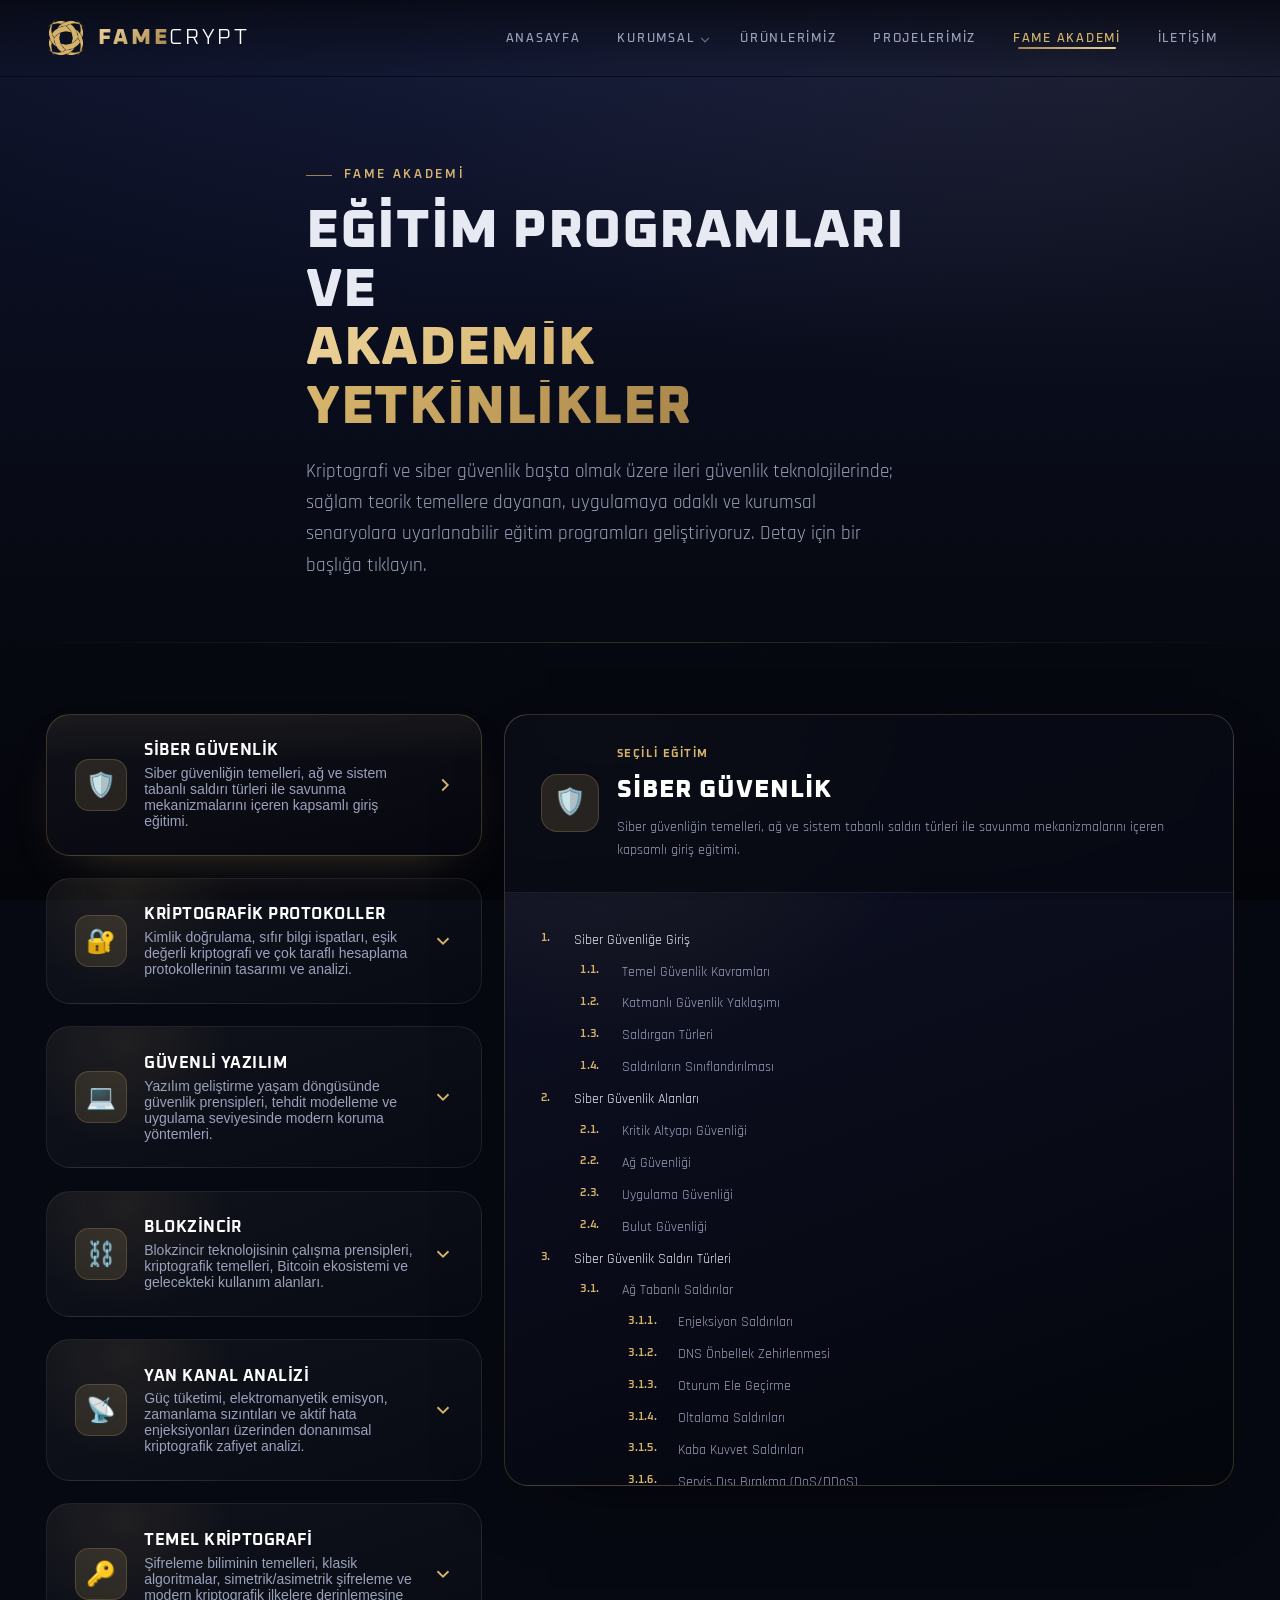
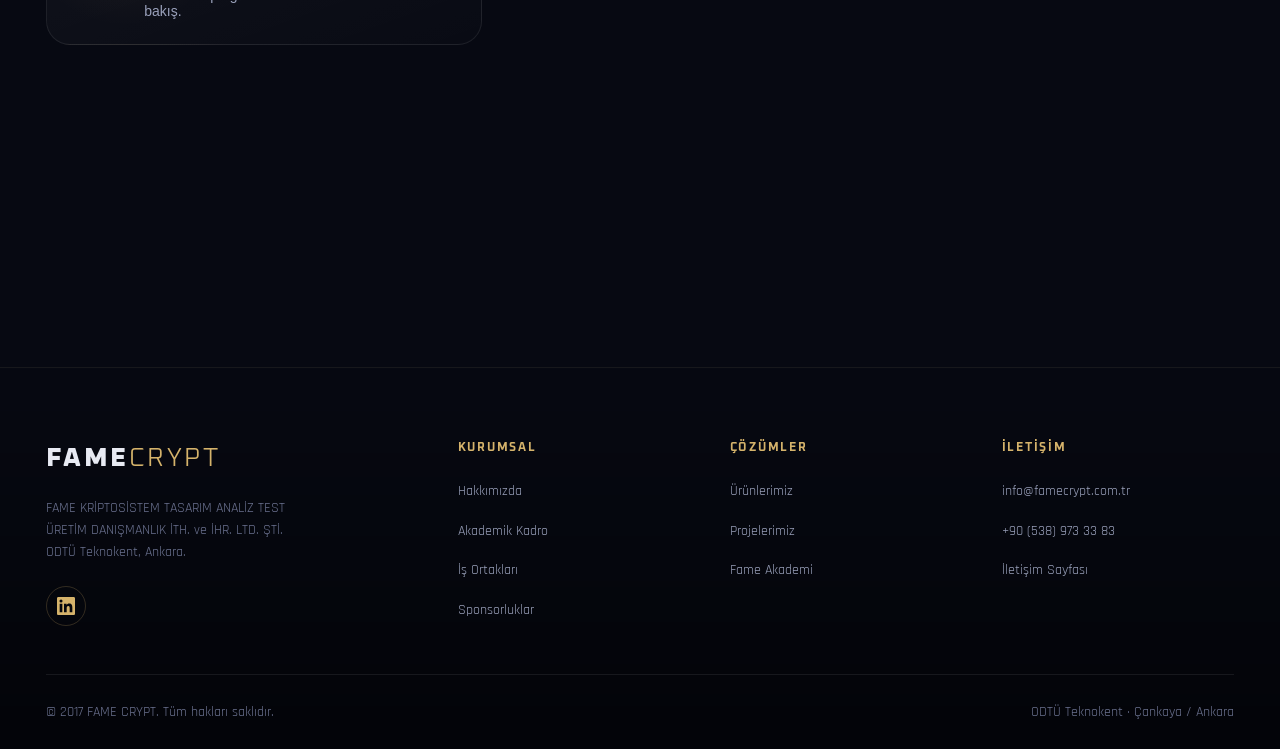
<file: fame-cr-v2/akademi.html>
<!DOCTYPE html>
<html lang="tr">
  <head>
    <meta charset="UTF-8" />
    <meta name="viewport" content="width=device-width, initial-scale=1.0" />
    <title>Fame Akademi — FAME CRYPT</title>
    <meta name="description" content="Fame Akademi; kriptografi, güvenli yazılım, blokzincir, yan kanal analizi ve siber güvenlik alanlarında kurumlara özel eğitim programları sunar." />
    <link rel="icon" href="assets/images/brand/favicon.png" />
    <link rel="preconnect" href="https://fonts.googleapis.com" />
    <link rel="preconnect" href="https://fonts.gstatic.com" crossorigin />
    <link href="https://fonts.googleapis.com/css2?family=Oxanium:wght@400;500;600;700;800&family=Rajdhani:wght@400;500;600;700&display=swap" rel="stylesheet" />
    <link rel="stylesheet" href="styles/theme.css" />
    <link rel="stylesheet" href="styles/components.css" />
    <link rel="stylesheet" href="styles/pages.css" />
    <script>document.documentElement.classList.add("js");</script>
  </head>
  <body>
    <a class="skip-link" href="#main">İçeriğe geç</a>
    <header class="site-header">
      <div class="container">
        <nav class="nav" aria-label="Ana menü">
          <a class="brand" href="index.html" aria-label="FAME CRYPT ana sayfa">
            <img class="brand__mark" src="assets/images/brand/prism-mark.png" alt="" width="40" height="40" />
            <span class="brand__name"><span class="fame">FAME</span><span class="crypt">CRYPT</span></span>
          </a>
          <ul class="nav__menu" id="navMenu">
            <li><a class="nav__link" href="index.html">Anasayfa</a></li>
            <li class="nav__item nav__item--has-dropdown">
              <a class="nav__link nav__link--dropdown" href="kurumsal.html">Kurumsal</a>
              <ul class="nav__dropdown" aria-label="Kurumsal bölümler">
                <li><a href="kurumsal.html#hakkimizda">Hakkımızda</a></li>
                <li><a href="kurumsal.html#akademi">Akademik Kadro</a></li>
                <li><a href="kurumsal.html#ortaklar">İş Ortakları</a></li>
                <li><a href="kurumsal.html#sponsorluklar">Etkinlikler</a></li>
              </ul>
            </li>
            <li><a class="nav__link" href="urunler.html">Ürünlerimiz</a></li>
            <li><a class="nav__link" href="projeler.html">Projelerimiz</a></li>
            <li><a class="nav__link" href="akademi.html" aria-current="page">Fame Akademi</a></li>
            <li><a class="nav__link" href="iletisim.html">İletişim</a></li>
          </ul>
          <button class="nav__toggle" aria-label="Menü" aria-expanded="false" aria-controls="navMenu">
            <span></span><span></span><span></span>
          </button>
        </nav>
      </div>
    </header>
    <main id="main">
      <section class="page-hero">
        <div class="container page-hero__inner reveal">
          <p class="eyebrow">FAME AKADEMİ</p>
          <h1>Eğitim Programları ve<br /><span class="gradient-text">Akademik Yetkinlikler</span></h1>
          <p class="page-hero__lead">
            Kriptografi ve siber güvenlik başta olmak üzere ileri güvenlik teknolojilerinde;
            sağlam teorik temellere dayanan, uygulamaya odaklı ve kurumsal senaryolara
            uyarlanabilir eğitim programları geliştiriyoruz. Detay için bir başlığa tıklayın.
          </p>
        </div>
      </section>

      <section class="section section--tight">
        <div class="container">
          <div class="curriculum-grid">
            <article class="edu-card reveal">
              <button class="edu-card__header" aria-expanded="false">
                <span class="edu-card__icon" aria-hidden="true">🛡️</span>
                <span class="edu-card__head-text">
                  <span class="edu-card__title">Siber Güvenlik</span>
                  <span class="edu-card__summary">Siber güvenliğin temelleri, ağ ve sistem tabanlı saldırı türleri ile savunma mekanizmalarını içeren kapsamlı giriş eğitimi.</span>
                </span>
                <svg class="edu-card__chevron" viewBox="0 0 24 24" width="22" height="22" fill="none" stroke="currentColor" stroke-width="2" aria-hidden="true"><path d="m6 9 6 6 6-6"/></svg>
              </button>
              <div class="edu-card__body"><div class="edu-card__body-inner"><div class="edu-card__content">
                <ol class="level-1">
              <li>Siber Güvenliğe Giriş<ol class="level-2"><li>Temel Güvenlik Kavramları</li><li>Katmanlı Güvenlik Yaklaşımı</li><li>Saldırgan Türleri</li><li>Saldırıların Sınıflandırılması</li></ol></li>
              <li>Siber Güvenlik Alanları<ol class="level-2"><li>Kritik Altyapı Güvenliği</li><li>Ağ Güvenliği</li><li>Uygulama Güvenliği</li><li>Bulut Güvenliği</li></ol></li>
              <li>Siber Güvenlik Saldırı Türleri<ol class="level-2"><li>Ağ Tabanlı Saldırılar<ol class="level-3"><li>Enjeksiyon Saldırıları</li><li>DNS Önbellek Zehirlenmesi</li><li>Oturum Ele Geçirme</li><li>Oltalama Saldırıları</li><li>Kaba Kuvvet Saldırıları</li><li>Servis Dışı Bırakma (DoS/DDoS)</li><li>Aradaki Adam Saldırısı</li></ol></li><li>Sistem Tabanlı Saldırılar<ol class="level-3"><li>Virüs</li><li>Solucan</li><li>Truva Atı</li><li>Arka Kapı</li><li>Botlar</li></ol></li></ol></li>
              <li>Siber Tehditlerin Yönetimi<ol class="level-2"><li>Güvenlik Duvarları</li><li>Sanal Özel Ağlar (VPN)</li><li>Güvenlik Kontrol Yönetimi</li><li>Donanım ve Yazılım Önleme</li></ol></li>
            </ol>
                <div class="edu-card__contact">
                  <p>Bu eğitim hakkında detaylı bilgi ve kurumunuza özel program için bizimle iletişime geçin.</p>
                  <a class="btn btn--primary" href="mailto:info@famecrypt.com.tr?subject=Siber Güvenlik Eğitimi">Bizimle İletişime Geçin →</a>
                </div>
              </div></div></div>
            </article>
            <article class="edu-card reveal">
              <button class="edu-card__header" aria-expanded="false">
                <span class="edu-card__icon" aria-hidden="true">🔐</span>
                <span class="edu-card__head-text">
                  <span class="edu-card__title">Kriptografik Protokoller</span>
                  <span class="edu-card__summary">Kimlik doğrulama, sıfır bilgi ispatları, eşik değerli kriptografi ve çok taraflı hesaplama protokollerinin tasarımı ve analizi.</span>
                </span>
                <svg class="edu-card__chevron" viewBox="0 0 24 24" width="22" height="22" fill="none" stroke="currentColor" stroke-width="2" aria-hidden="true"><path d="m6 9 6 6 6-6"/></svg>
              </button>
              <div class="edu-card__body"><div class="edu-card__body-inner"><div class="edu-card__content">
                <ol class="level-1">
              <li>Kriptografik Protokol Temelleri</li>
              <li>Anahtar Değişim Protokolleri</li>
              <li>Taahhüt Şemaları</li>
              <li>Kimlik Doğrulama Protokolleri</li>
              <li>Sıfır Bilgi İspat Protokolleri</li>
              <li>Eşik Değerli Kriptografi<ol class="level-2"><li>Gizli Paylaşım Şemaları</li><li>Doğrulanabilir Gizli Paylaşım</li><li>Eşik Değerli Kriptosistemler</li></ol></li>
              <li>Güvenli Çok Taraflı Hesaplama<ol class="level-2"><li>Eşik Değerli Homomorfik Kriptosistemler</li><li>Oblivious Transfer Protokolleri</li></ol></li>
              <li>Dijital İmza Protokolleri<ol class="level-2"><li>İnkâr Edilemez İmzalar</li><li>Proxy İmzalamalar</li><li>Grup İmzalamalar</li><li>Kör İmzalama Protokolleri</li></ol></li>
            </ol>
                <div class="edu-card__contact">
                  <p>Bu eğitim hakkında detaylı bilgi ve kurumunuza özel program için bizimle iletişime geçin.</p>
                  <a class="btn btn--primary" href="mailto:info@famecrypt.com.tr?subject=Kriptografik Protokoller Eğitimi">Bizimle İletişime Geçin →</a>
                </div>
              </div></div></div>
            </article>
            <article class="edu-card reveal">
              <button class="edu-card__header" aria-expanded="false">
                <span class="edu-card__icon" aria-hidden="true">💻</span>
                <span class="edu-card__head-text">
                  <span class="edu-card__title">Güvenli Yazılım</span>
                  <span class="edu-card__summary">Yazılım geliştirme yaşam döngüsünde güvenlik prensipleri, tehdit modelleme ve uygulama seviyesinde modern koruma yöntemleri.</span>
                </span>
                <svg class="edu-card__chevron" viewBox="0 0 24 24" width="22" height="22" fill="none" stroke="currentColor" stroke-width="2" aria-hidden="true"><path d="m6 9 6 6 6-6"/></svg>
              </button>
              <div class="edu-card__body"><div class="edu-card__body-inner"><div class="edu-card__content">
                <ol class="level-1">
              <li>Güvenli Yazılım Geliştirme<ol class="level-2"><li>Yazılım Geliştirme Yaşam Döngüsü</li><li>Güvenli Yazılım Nitelikleri</li><li>Tehdit Modelleri</li></ol></li>
              <li>Güvenlik Açıklıkları<ol class="level-2"><li>Kasıtlı Olmayan Açıklıklar</li><li>Kötü Niyetli Açıklıklar</li><li>Karşı Önlemler</li></ol></li>
              <li>Veri Tabanı Güvenliği</li>
              <li>İşletim Sistemleri Güvenliği</li>
              <li>Ağ Güvenliği</li>
              <li>Uygulama Güvenliği</li>
            </ol>
                <div class="edu-card__contact">
                  <p>Bu eğitim hakkında detaylı bilgi ve kurumunuza özel program için bizimle iletişime geçin.</p>
                  <a class="btn btn--primary" href="mailto:info@famecrypt.com.tr?subject=Güvenli Yazılım Eğitimi">Bizimle İletişime Geçin →</a>
                </div>
              </div></div></div>
            </article>
            <article class="edu-card reveal">
              <button class="edu-card__header" aria-expanded="false">
                <span class="edu-card__icon" aria-hidden="true">⛓️</span>
                <span class="edu-card__head-text">
                  <span class="edu-card__title">Blokzincir</span>
                  <span class="edu-card__summary">Blokzincir teknolojisinin çalışma prensipleri, kriptografik temelleri, Bitcoin ekosistemi ve gelecekteki kullanım alanları.</span>
                </span>
                <svg class="edu-card__chevron" viewBox="0 0 24 24" width="22" height="22" fill="none" stroke="currentColor" stroke-width="2" aria-hidden="true"><path d="m6 9 6 6 6-6"/></svg>
              </button>
              <div class="edu-card__body"><div class="edu-card__body-inner"><div class="edu-card__content">
                <ol class="level-1">
              <li>Blokzincire Giriş<ol class="level-2"><li>Çalışma Prensibi</li><li>Blok Yapısı</li><li>Blokzincir Gelişimi</li><li>Sistemlerin Sınıflandırması</li></ol></li>
              <li>Kriptografik Temeller<ol class="level-2"><li>Eliptik Eğriler</li><li>Özet Fonksiyonları</li><li>Dijital İmzalamalar</li><li>Sıfır Bilgi İspatları</li><li>Taahhüt Şemaları</li><li>Uzlaşma Protokolleri</li></ol></li>
              <li>Bitcoin Sistemi<ol class="level-2"><li>Bitcoin'e Giriş</li><li>Bitcoin Transferleri</li></ol></li>
              <li>Kısıtlamalar ve Alternatifler<ol class="level-2"><li>Enerji Tüketimi</li><li>Ölçeklenebilirlik</li><li>Mahremiyet</li></ol></li>
              <li>Kullanım Alanları ve Gelecek<ol class="level-2"><li>Dijital Para Birimi</li><li>Akıllı Sözleşmeler</li><li>Bilgi Güvenliği</li><li>Kayıt Saklama</li></ol></li>
            </ol>
                <div class="edu-card__contact">
                  <p>Bu eğitim hakkında detaylı bilgi ve kurumunuza özel program için bizimle iletişime geçin.</p>
                  <a class="btn btn--primary" href="mailto:info@famecrypt.com.tr?subject=Blokzincir Eğitimi">Bizimle İletişime Geçin →</a>
                </div>
              </div></div></div>
            </article>
            <article class="edu-card reveal">
              <button class="edu-card__header" aria-expanded="false">
                <span class="edu-card__icon" aria-hidden="true">📡</span>
                <span class="edu-card__head-text">
                  <span class="edu-card__title">Yan Kanal Analizi</span>
                  <span class="edu-card__summary">Güç tüketimi, elektromanyetik emisyon, zamanlama sızıntıları ve aktif hata enjeksiyonları üzerinden donanımsal kriptografik zafiyet analizi.</span>
                </span>
                <svg class="edu-card__chevron" viewBox="0 0 24 24" width="22" height="22" fill="none" stroke="currentColor" stroke-width="2" aria-hidden="true"><path d="m6 9 6 6 6-6"/></svg>
              </button>
              <div class="edu-card__body"><div class="edu-card__body-inner"><div class="edu-card__content">
                <ol class="level-1">
              <li>Yan Kanal Analizine Giriş<ol class="level-2"><li>Sızıntıların Kaynağı</li><li>Erişim Düzeyine Göre Saldırılar<ol class="level-3"><li>Yerel Saldırılar</li><li>Yakınlık Saldırıları</li><li>Uzaktan Saldırılar</li></ol></li></ol></li>
              <li>Saldırı Çeşitleri<ol class="level-2"><li>Aktif Saldırılar<ol class="level-3"><li>Hata Enjeksiyon Saldırıları</li></ol></li><li>Pasif Saldırılar<ol class="level-3"><li>Zamanlama Saldırıları</li><li>Elektromanyetik Saldırılar</li><li>Akustik Saldırılar</li><li>Güç Analizi Saldırıları</li></ol></li></ol></li>
              <li>Güç Analizi Saldırıları<ol class="level-2"><li>Basit Güç Analizi (SPA)</li><li>Diferansiyel Güç Analizi (DPA)</li><li>Korelasyon Güç Analizi (CPA)</li></ol></li>
            </ol>
                <div class="edu-card__contact">
                  <p>Bu eğitim hakkında detaylı bilgi ve kurumunuza özel program için bizimle iletişime geçin.</p>
                  <a class="btn btn--primary" href="mailto:info@famecrypt.com.tr?subject=Yan Kanal Analizi Eğitimi">Bizimle İletişime Geçin →</a>
                </div>
              </div></div></div>
            </article>
            <article class="edu-card reveal">
              <button class="edu-card__header" aria-expanded="false">
                <span class="edu-card__icon" aria-hidden="true">🔑</span>
                <span class="edu-card__head-text">
                  <span class="edu-card__title">Temel Kriptografi</span>
                  <span class="edu-card__summary">Şifreleme biliminin temelleri, klasik algoritmalar, simetrik/asimetrik şifreleme ve modern kriptografik ilkelere derinlemesine bakış.</span>
                </span>
                <svg class="edu-card__chevron" viewBox="0 0 24 24" width="22" height="22" fill="none" stroke="currentColor" stroke-width="2" aria-hidden="true"><path d="m6 9 6 6 6-6"/></svg>
              </button>
              <div class="edu-card__body"><div class="edu-card__body-inner"><div class="edu-card__content">
                <ol class="level-1">
              <li>Kriptografiye Giriş ve Temel Kavramlar</li>
              <li>Kriptografinin Amaçları</li>
              <li>Klasik Şifreleme Sistemleri</li>
              <li>Temel Saldırı Türleri<ol class="level-2"><li>Kaba Kuvvet Saldırısı</li><li>Frekans Analizi</li><li>Konfüzyon ve Difüzyon</li></ol></li>
              <li>Kriptoloji İçin Matematik<ol class="level-2"><li>Sayılar Teorisi</li><li>Soyut Cebir</li><li>Boole Fonksiyonlar</li></ol></li>
              <li>Simetrik Şifreler<ol class="level-2"><li>Blok Şifreler (AES, DES)</li><li>Akan Şifreler (LFSR)</li></ol></li>
              <li>Açık Anahtarlı Şifreler<ol class="level-2"><li>Zor Matematik Problemleri</li><li>RSA, Diffie-Hellman, ElGamal</li><li>Eliptik Eğri Kriptografisi</li></ol></li>
              <li>Dijital İmzalar, MAC ve Özet Fonksiyonlar</li>
            </ol>
                <div class="edu-card__contact">
                  <p>Bu eğitim hakkında detaylı bilgi ve kurumunuza özel program için bizimle iletişime geçin.</p>
                  <a class="btn btn--primary" href="mailto:info@famecrypt.com.tr?subject=Temel Kriptografi Eğitimi">Bizimle İletişime Geçin →</a>
                </div>
              </div></div></div>
            </article>
          </div>
        </div>
      </section>
    </main>
    <footer class="site-footer">
      <div class="container">
        <div class="footer__grid">
          <div class="footer__col">
            <p class="footer__brand-name"><span>FAME</span><span class="crypt">CRYPT</span></p>
            <p class="footer__desc">FAME KRİPTOSİSTEM TASARIM ANALİZ TEST ÜRETİM DANIŞMANLIK İTH. ve İHR. LTD. ŞTİ. ODTÜ Teknokent, Ankara.</p>
            <div class="footer__social">
              <a href="https://tr.linkedin.com/company/famecrypt" target="_blank" rel="noopener noreferrer" aria-label="LinkedIn">
                <svg viewBox="0 0 24 24" width="18" height="18" fill="currentColor"><path d="M20.45 20.45h-3.55v-5.57c0-1.33-.03-3.04-1.85-3.04-1.86 0-2.14 1.45-2.14 2.94v5.67H9.35V9h3.41v1.56h.05c.48-.9 1.64-1.85 3.37-1.85 3.6 0 4.27 2.37 4.27 5.46v6.28zM5.34 7.43a2.06 2.06 0 1 1 0-4.12 2.06 2.06 0 0 1 0 4.12zM7.12 20.45H3.56V9h3.56v11.45zM22.22 0H1.77C.8 0 0 .77 0 1.73v20.54C0 23.22.8 24 1.77 24h20.45c.98 0 1.78-.78 1.78-1.73V1.73C24 .77 23.2 0 22.22 0z"/></svg>
              </a>
            </div>
          </div>
          <div class="footer__col"><h4>Kurumsal</h4><ul>
            <li><a href="kurumsal.html">Hakkımızda</a></li>
            <li><a href="kurumsal.html#akademi">Akademik Kadro</a></li>
            <li><a href="kurumsal.html#ortaklar">İş Ortakları</a></li>
            <li><a href="kurumsal.html#sponsorluklar">Sponsorluklar</a></li>
          </ul></div>
          <div class="footer__col"><h4>Çözümler</h4><ul>
            <li><a href="urunler.html">Ürünlerimiz</a></li>
            <li><a href="projeler.html">Projelerimiz</a></li>
            <li><a href="akademi.html">Fame Akademi</a></li>
          </ul></div>
          <div class="footer__col"><h4>İletişim</h4><ul>
            <li><a href="mailto:info@famecrypt.com.tr">info@famecrypt.com.tr</a></li>
            <li><a href="tel:+905389733383">+90 (538) 973 33 83</a></li>
            <li><a href="iletisim.html">İletişim Sayfası</a></li>
          </ul></div>
        </div>
        <div class="footer__bottom">
          <span>© 2017 FAME CRYPT. Tüm hakları saklıdır.</span>
          <span>ODTÜ Teknokent · Çankaya / Ankara</span>
        </div>
      </div>
    </footer>

    <script src="scripts/main.js"></script>
  </body>
</html>
</file>
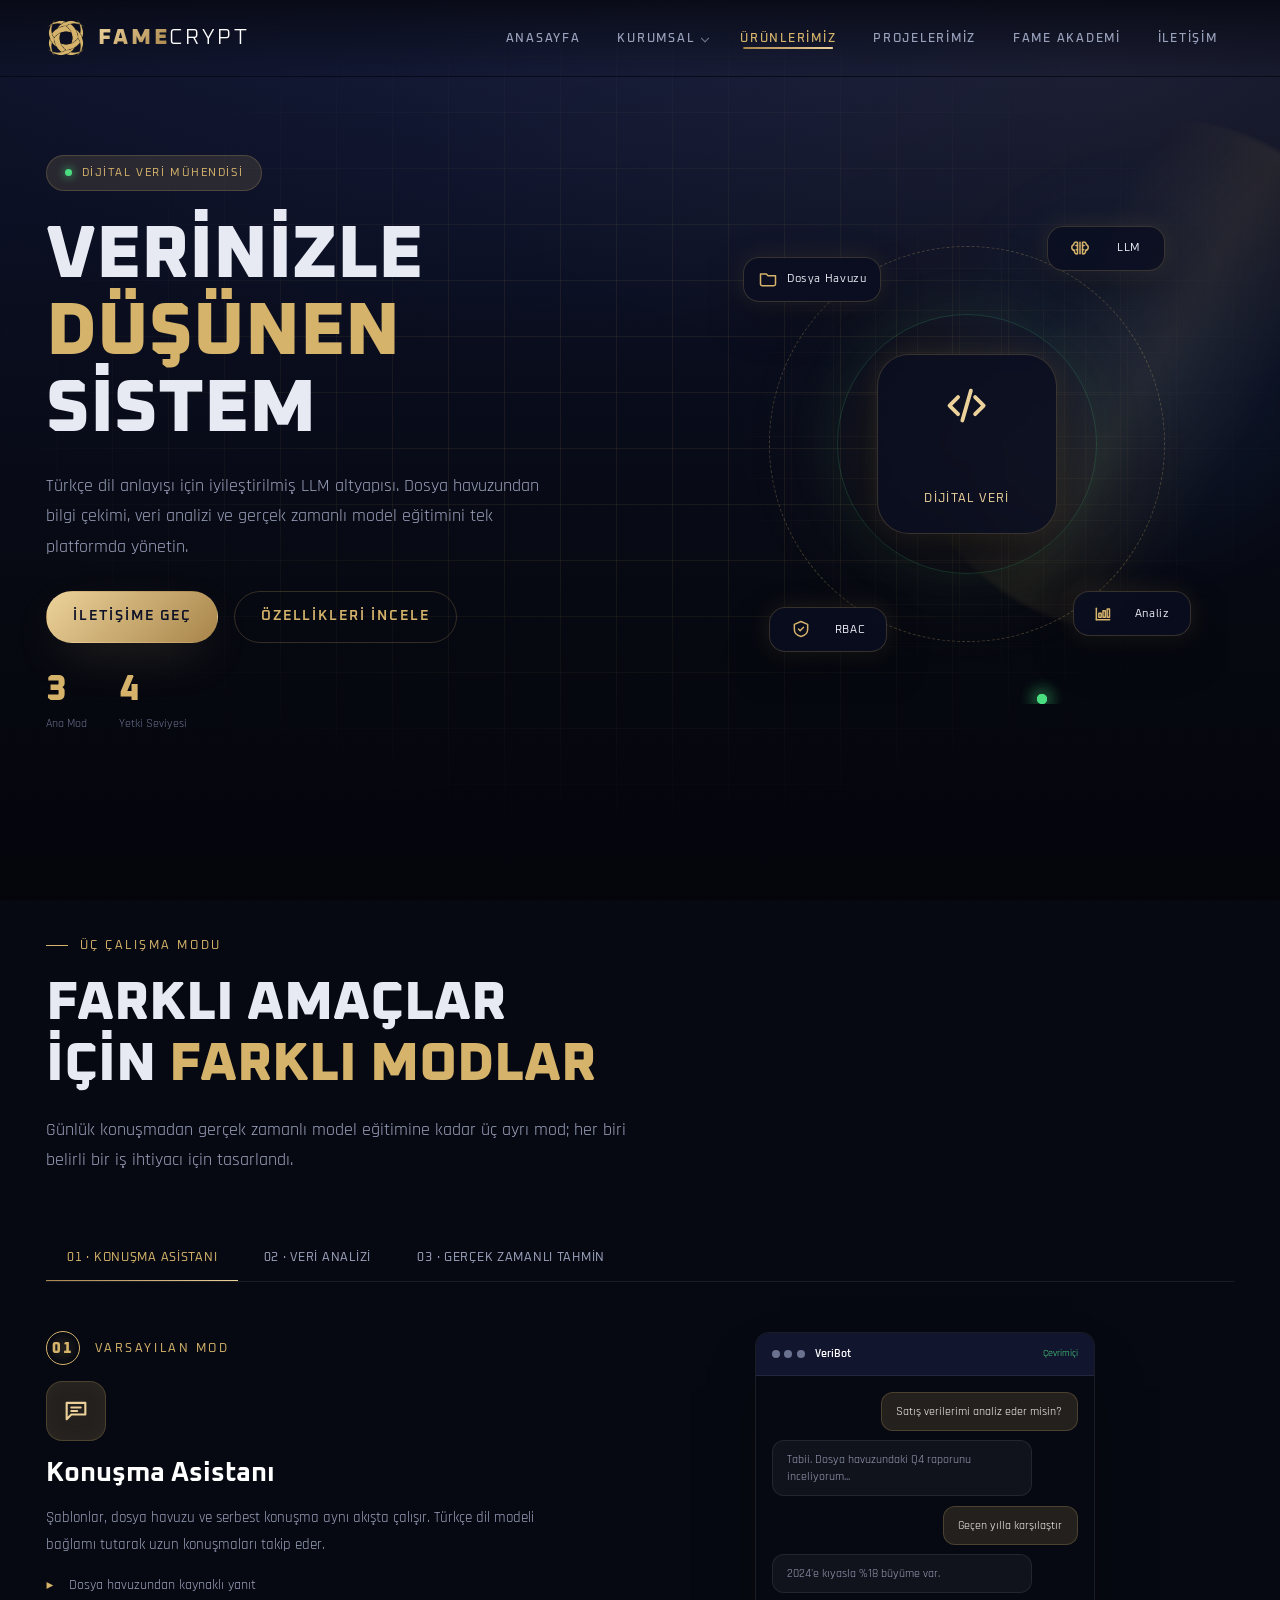
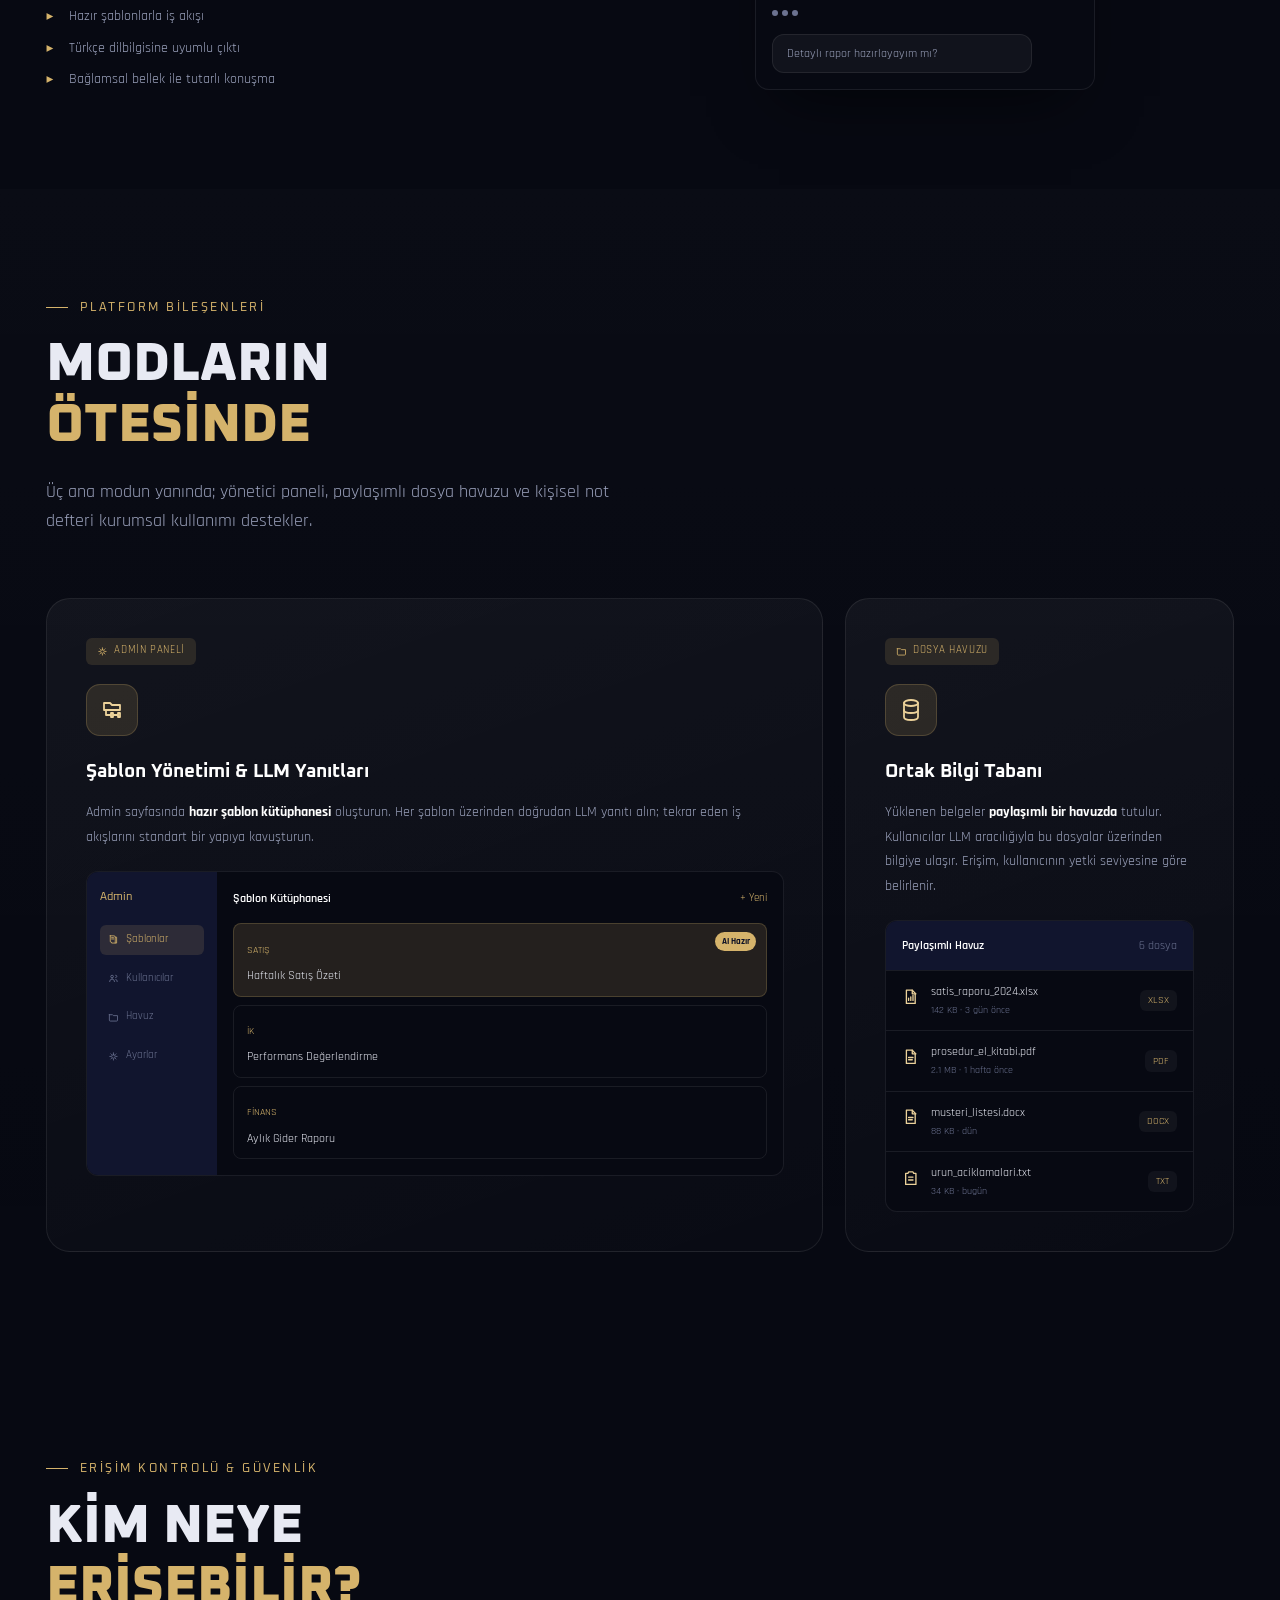
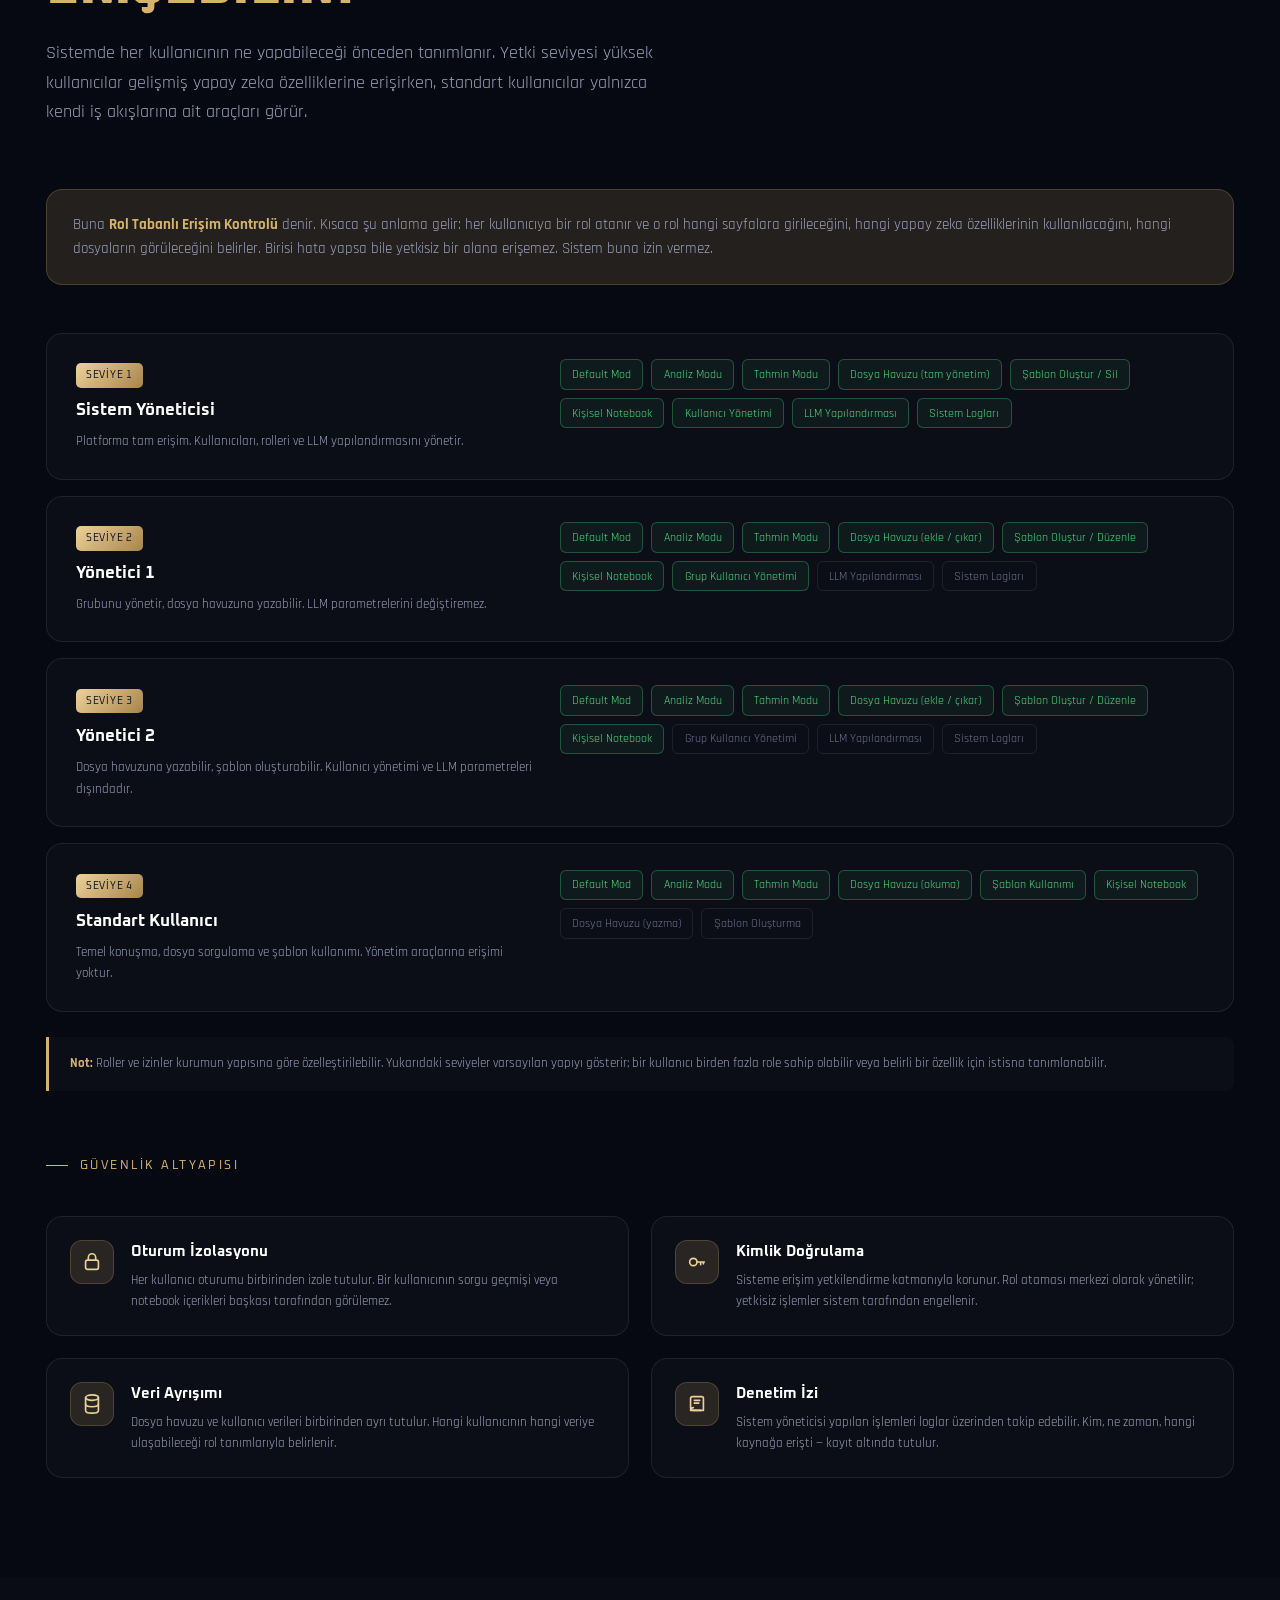
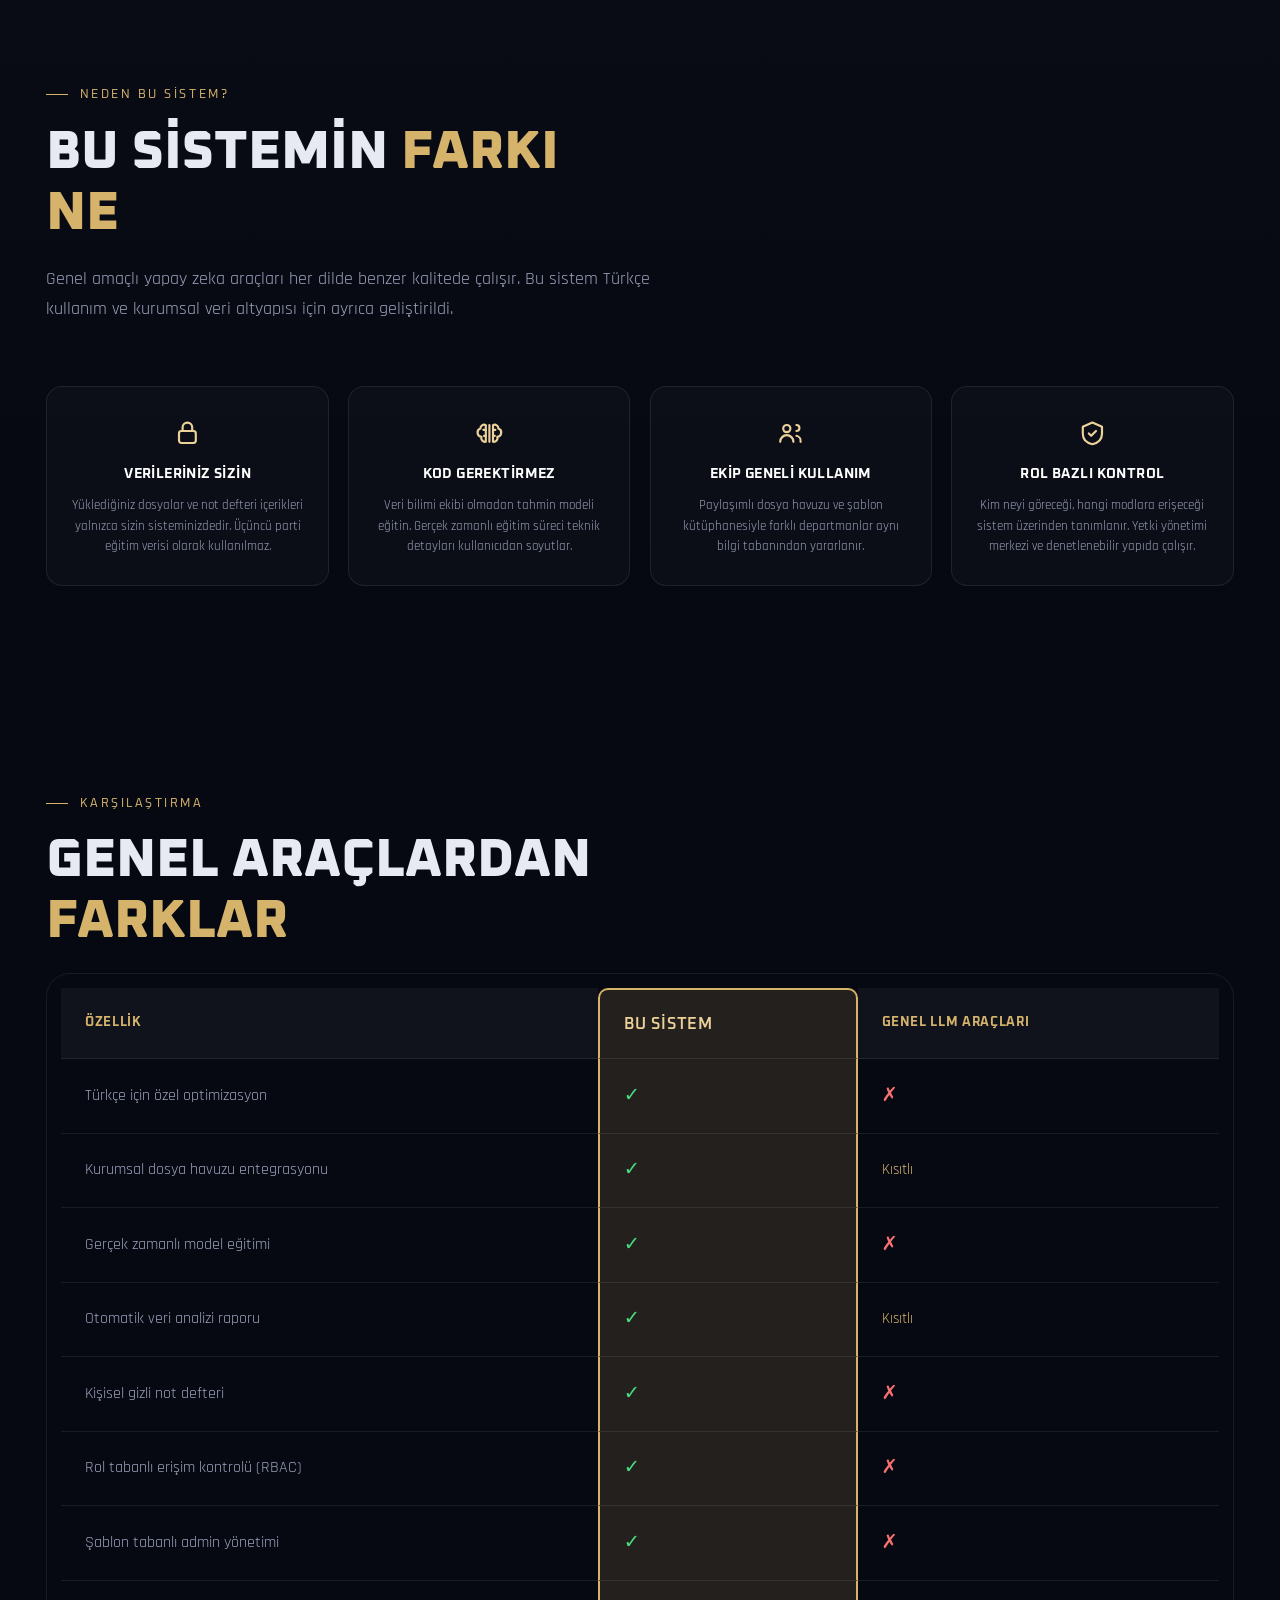
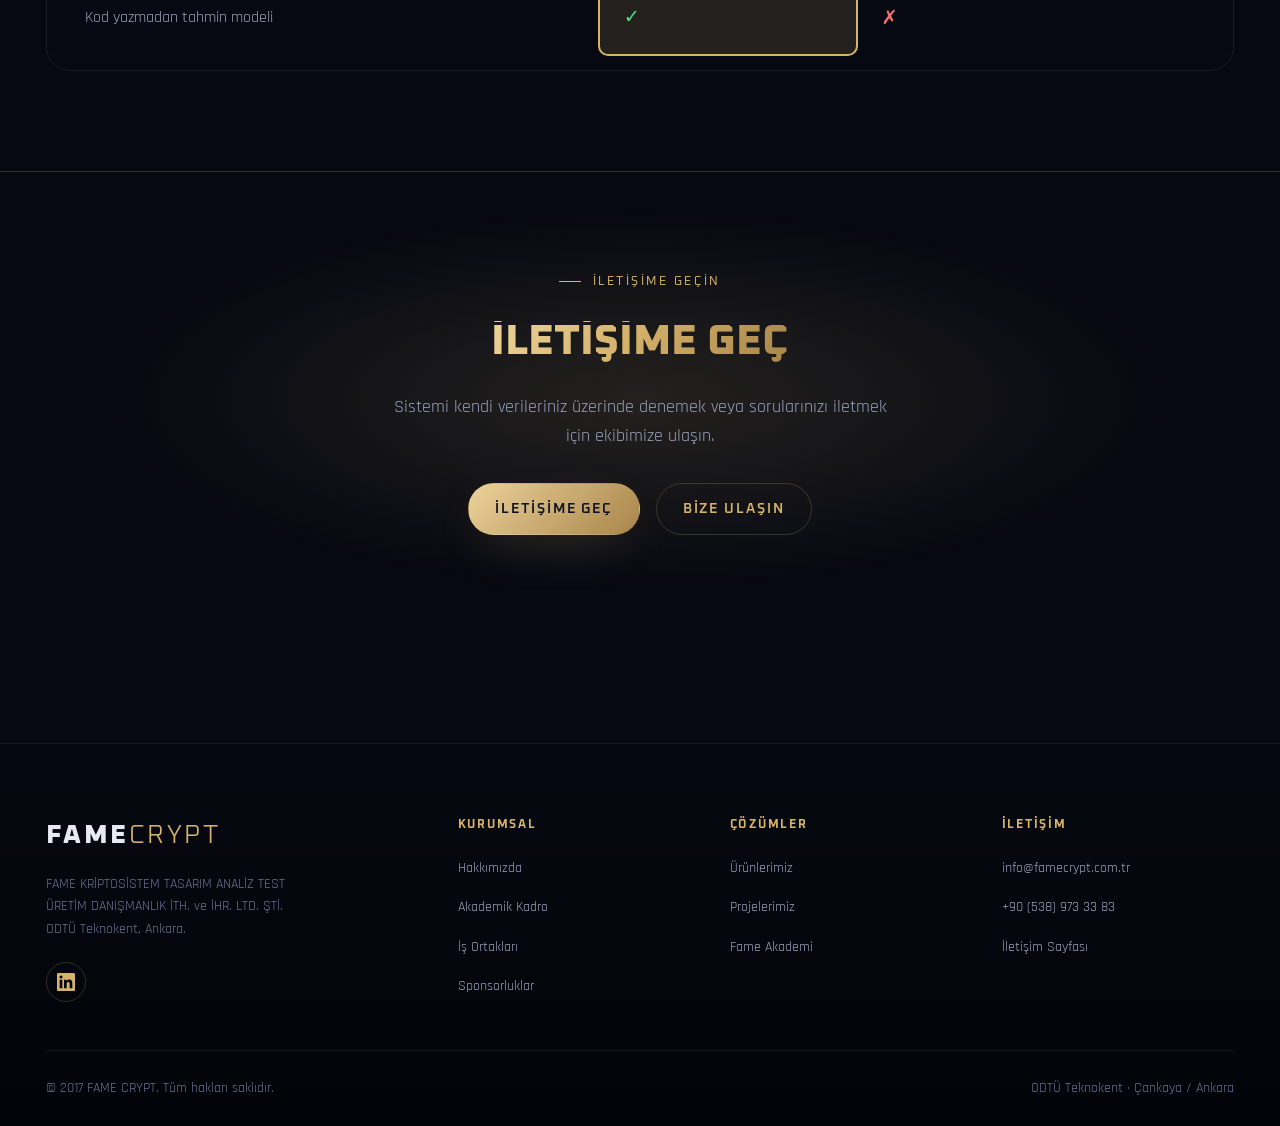
<file: fame-cr-v2/dijital-veri.html>
<!DOCTYPE html>
<html lang="tr">
  <head>
    <meta charset="UTF-8" />
    <meta name="viewport" content="width=device-width, initial-scale=1.0" />
    <title>Veri Mühendisliği Chatbot — FAME CRYPT</title>
    <meta name="description" content="Dijital Veri Mühendisi: Türkçe dil anlayışı için iyileştirilmiş LLM altyapısı. Dosya havuzu, veri analizi ve gerçek zamanlı model eğitimini tek platformda yönetin." />
    <link rel="icon" href="assets/images/brand/favicon.png" />
    <link rel="preconnect" href="https://fonts.googleapis.com" />
    <link rel="preconnect" href="https://fonts.gstatic.com" crossorigin />
    <link href="https://fonts.googleapis.com/css2?family=Oxanium:wght@400;500;600;700;800&family=Rajdhani:wght@400;500;600;700&display=swap" rel="stylesheet" />
    <link rel="stylesheet" href="styles/theme.css" />
    <link rel="stylesheet" href="styles/components.css" />
    <link rel="stylesheet" href="styles/pages.css" />
    <link rel="stylesheet" href="styles/product-showcase.css?v=20260701-mobile" />
    <script>document.documentElement.classList.add("js");</script>
  </head>
  <body>
    <a class="skip-link" href="#main">İçeriğe geç</a>
    <svg class="ps-icon-sprite" aria-hidden="true">
      <symbol id="dvm-icon-chat" viewBox="0 0 24 24"><path d="M4 5h16v10H8l-4 4V5Z"/><path d="M8 9h8M8 12h5"/></symbol>
      <symbol id="dvm-icon-chart" viewBox="0 0 24 24"><path d="M4 19V5"/><path d="M4 19h16"/><rect x="7" y="11" width="2.8" height="5"/><rect x="12" y="8" width="2.8" height="8"/><rect x="17" y="6" width="2.8" height="10"/></symbol>
      <symbol id="dvm-icon-brain" viewBox="0 0 24 24"><path d="M9 5.2A3 3 0 0 0 4.5 8a3.5 3.5 0 0 0 .9 6.8A3.2 3.2 0 0 0 9 19V5.2Z"/><path d="M15 5.2A3 3 0 0 1 19.5 8a3.5 3.5 0 0 1-.9 6.8A3.2 3.2 0 0 1 15 19V5.2Z"/><path d="M9 9H7M15 9h2M9 14H7.5M15 14h1.5M12 5v14"/></symbol>
      <symbol id="dvm-icon-file" viewBox="0 0 24 24"><path d="M6 3h8l4 4v14H6V3Z"/><path d="M14 3v5h5"/><path d="M9 13h6M9 16h5"/></symbol>
      <symbol id="dvm-icon-file-chart" viewBox="0 0 24 24"><path d="M6 3h8l4 4v14H6V3Z"/><path d="M14 3v5h5"/><path d="M9 17v-3M12 17v-5M15 17v-7"/></symbol>
      <symbol id="dvm-icon-flask" viewBox="0 0 24 24"><path d="M9 3h6"/><path d="M10 3v6l-5 9a2 2 0 0 0 1.7 3h10.6A2 2 0 0 0 19 18l-5-9V3"/><path d="M7.5 15h9"/></symbol>
      <symbol id="dvm-icon-folder" viewBox="0 0 24 24"><path d="M3 6h7l2 2h9v10a2 2 0 0 1-2 2H5a2 2 0 0 1-2-2V6Z"/></symbol>
      <symbol id="dvm-icon-folder-tree" viewBox="0 0 24 24"><path d="M4 5h6l2 2h8v5H4V5Z"/><path d="M6 12v5h5M13 17h5"/><path d="M11 15h2v4h-2zM18 15h2v4h-2z"/></symbol>
      <symbol id="dvm-icon-clipboard" viewBox="0 0 24 24"><path d="M9 4h6l1 2h3v15H5V6h3l1-2Z"/><path d="M9 11h6M9 15h6"/></symbol>
      <symbol id="dvm-icon-book" viewBox="0 0 24 24"><path d="M5 4h8a3 3 0 0 1 3 3v13H8a3 3 0 0 0-3-3V4Z"/><path d="M16 7h3v13h-3"/><path d="M8 8h4M8 11h5"/></symbol>
      <symbol id="dvm-icon-users" viewBox="0 0 24 24"><path d="M9 11a3 3 0 1 0 0-6 3 3 0 0 0 0 6Z"/><path d="M3.5 19a5.5 5.5 0 0 1 11 0"/><path d="M17 10a2.5 2.5 0 1 0 0-5"/><path d="M17 14a4.5 4.5 0 0 1 3.5 5"/></symbol>
      <symbol id="dvm-icon-settings" viewBox="0 0 24 24"><path d="M12 8a4 4 0 1 0 0 8 4 4 0 0 0 0-8Z"/><path d="M4 12h2M18 12h2M12 4v2M12 18v2M6.3 6.3l1.4 1.4M16.3 16.3l1.4 1.4M17.7 6.3l-1.4 1.4M7.7 16.3l-1.4 1.4"/></symbol>
      <symbol id="dvm-icon-lock" viewBox="0 0 24 24"><rect x="5" y="10" width="14" height="10" rx="2"/><path d="M8 10V7a4 4 0 0 1 8 0v3"/></symbol>
      <symbol id="dvm-icon-key" viewBox="0 0 24 24"><circle cx="8" cy="12" r="4"/><path d="M12 12h8M16 12v3M19 12v2"/></symbol>
      <symbol id="dvm-icon-database" viewBox="0 0 24 24"><ellipse cx="12" cy="5" rx="7" ry="3"/><path d="M5 5v7c0 1.7 3.1 3 7 3s7-1.3 7-3V5"/><path d="M5 12v7c0 1.7 3.1 3 7 3s7-1.3 7-3v-7"/></symbol>
      <symbol id="dvm-icon-scroll" viewBox="0 0 24 24"><path d="M7 4h10a2 2 0 0 1 2 2v13H8a3 3 0 0 1-3-3V6a2 2 0 0 1 2-2Z"/><path d="M8 16a3 3 0 0 0-3 3h11"/><path d="M9 8h6M9 11h5"/></symbol>
      <symbol id="dvm-icon-shield" viewBox="0 0 24 24"><path d="M12 3 20 6.5v5.8c0 4.7-3.1 7.6-8 8.7-4.9-1.1-8-4-8-8.7V6.5L12 3Z"/><path d="m9 12 2 2 4-4"/></symbol>
      <symbol id="dvm-icon-code" viewBox="0 0 24 24"><path d="m8 8-4 4 4 4M16 8l4 4-4 4M14 5l-4 14"/></symbol>
    </svg>
    <header class="site-header">
      <div class="container">
        <nav class="nav" aria-label="Ana menü">
          <a class="brand" href="index.html" aria-label="FAME CRYPT ana sayfa">
            <img class="brand__mark" src="assets/images/brand/prism-mark.png" alt="" width="40" height="40" />
            <span class="brand__name"><span class="fame">FAME</span><span class="crypt">CRYPT</span></span>
          </a>
          <ul class="nav__menu" id="navMenu">
            <li><a class="nav__link" href="index.html">Anasayfa</a></li>
            <li class="nav__item nav__item--has-dropdown">
              <a class="nav__link nav__link--dropdown" href="kurumsal.html">Kurumsal</a>
              <ul class="nav__dropdown" aria-label="Kurumsal bölümler">
                <li><a href="kurumsal.html#hakkimizda">Hakkımızda</a></li>
                <li><a href="kurumsal.html#akademi">Akademik Kadro</a></li>
                <li><a href="kurumsal.html#ortaklar">İş Ortakları</a></li>
                <li><a href="kurumsal.html#sponsorluklar">Etkinlikler</a></li>
              </ul>
            </li>
            <li><a class="nav__link" href="urunler.html" aria-current="page">Ürünlerimiz</a></li>
            <li><a class="nav__link" href="projeler.html">Projelerimiz</a></li>
            <li><a class="nav__link" href="akademi.html">Fame Akademi</a></li>
            <li><a class="nav__link" href="iletisim.html">İletişim</a></li>
          </ul>
          <button class="nav__toggle" aria-label="Menü" aria-expanded="false" aria-controls="navMenu">
            <span></span><span></span><span></span>
          </button>
        </nav>
      </div>
    </header>

    <main id="main">
      <!-- ============================= HERO ============================= -->
      <section class="ps-hero" id="hero">
        <div class="container ps-hero__grid">
          <div class="reveal">
            <span class="ps-badge"><span class="dot"></span>Dijital Veri Mühendisi</span>
            <h1 class="ps-hero__title">
              VERİNİZLE<br /><span class="gold-text">DÜŞÜNEN</span><br />SİSTEM
            </h1>
            <p class="ps-hero__lead">
              Türkçe dil anlayışı için iyileştirilmiş LLM altyapısı. Dosya havuzundan bilgi
              çekimi, veri analizi ve gerçek zamanlı model eğitimini tek platformda yönetin.
            </p>
            <div class="ps-hero__actions">
              <a class="btn btn--primary" href="#demo">İletişime Geç</a>
              <a class="btn btn--ghost" href="#modes">Özellikleri İncele</a>
            </div>
            <div class="ps-hero-stats">
              <div><span class="ps-hero-stat__num">3</span><span class="ps-hero-stat__label">Ana Mod</span></div>
              <div><span class="ps-hero-stat__num">4</span><span class="ps-hero-stat__label">Yetki Seviyesi</span></div>
            </div>
          </div>
          <div class="ps-dvm-orbit reveal" aria-hidden="true">
            <div class="ps-dvm-orbit__grid"></div>
            <span class="ps-dvm-orbit__node ps-dvm-orbit__node--source"><svg class="ps-svg-icon"><use href="#dvm-icon-folder"></use></svg><span>Dosya Havuzu</span></span>
            <span class="ps-dvm-orbit__node ps-dvm-orbit__node--model"><svg class="ps-svg-icon"><use href="#dvm-icon-brain"></use></svg><span>LLM</span></span>
            <span class="ps-dvm-orbit__node ps-dvm-orbit__node--report"><svg class="ps-svg-icon"><use href="#dvm-icon-chart"></use></svg><span>Analiz</span></span>
            <span class="ps-dvm-orbit__node ps-dvm-orbit__node--secure"><svg class="ps-svg-icon"><use href="#dvm-icon-shield"></use></svg><span>RBAC</span></span>
            <div class="ps-dvm-orbit__core">
              <svg class="ps-svg-icon"><use href="#dvm-icon-code"></use></svg>
              <span>Dijital Veri</span>
            </div>
            <span class="ps-dvm-orbit__pulse ps-dvm-orbit__pulse--1"></span>
            <span class="ps-dvm-orbit__pulse ps-dvm-orbit__pulse--2"></span>
            <span class="ps-dvm-orbit__pulse ps-dvm-orbit__pulse--3"></span>
          </div>
        </div>
      </section>

      <!-- ===================== ÜÇ ÇALIŞMA MODU (SEKMELER) ===================== -->
      <section class="ps-section" id="modes">
        <div class="container">
          <span class="ps-eyebrow">Üç Çalışma Modu</span>
          <h2 class="ps-heading">Farklı Amaçlar İçin <span class="gold-text">Farklı Modlar</span></h2>
          <p class="ps-lead">
            Günlük konuşmadan gerçek zamanlı model eğitimine kadar üç ayrı mod; her biri
            belirli bir iş ihtiyacı için tasarlandı.
          </p>

          <div class="ps-tabs" role="tablist">
            <button class="ps-tab is-active" data-tab="0" role="tab" aria-selected="true">01 · Konuşma Asistanı</button>
            <button class="ps-tab" data-tab="1" role="tab" aria-selected="false">02 · Veri Analizi</button>
            <button class="ps-tab" data-tab="2" role="tab" aria-selected="false">03 · Gerçek Zamanlı Tahmin</button>
          </div>

          <!-- Panel 1: Konuşma Asistanı -->
          <div class="ps-panel is-active" data-panel="0">
            <div>
              <div class="ps-step__label"><span class="ps-step__num">01</span>Varsayılan Mod</div>
              <span class="ps-card__icon" aria-hidden="true" style="margin-bottom:1rem"><svg class="ps-svg-icon"><use href="#dvm-icon-chat"></use></svg></span>
              <h3 class="ps-step__title">Konuşma Asistanı</h3>
              <p class="ps-step__desc">
                Şablonlar, dosya havuzu ve serbest konuşma aynı akışta çalışır. Türkçe dil
                modeli bağlamı tutarak uzun konuşmaları takip eder.
              </p>
              <ul class="ps-step__bullets">
                <li>Dosya havuzundan kaynaklı yanıt</li>
                <li>Hazır şablonlarla iş akışı</li>
                <li>Türkçe dilbilgisine uyumlu çıktı</li>
                <li>Bağlamsal bellek ile tutarlı konuşma</li>
              </ul>
            </div>
            <div class="ps-chat-stage">
              <div class="ps-chat-window">
                <div class="ps-chat-window__head">
                  <div class="ps-chat-window__dots"><span></span><span></span><span></span></div>
                  <span class="ps-chat-window__title">VeriBot</span>
                  <span class="ps-chat-window__status">Çevrimiçi</span>
                </div>
                <div class="ps-chat-window__body">
                  <div class="ps-bubble ps-bubble--user">Satış verilerimi analiz eder misin?</div>
                  <div class="ps-bubble ps-bubble--ai">Tabii. Dosya havuzundaki Q4 raporunu inceliyorum...</div>
                  <div class="ps-bubble ps-bubble--user">Geçen yılla karşılaştır</div>
                  <div class="ps-bubble ps-bubble--ai">2024'e kıyasla %18 büyüme var.</div>
                  <div class="ps-typing"><span></span><span></span><span></span></div>
                  <div class="ps-bubble ps-bubble--ai">Detaylı rapor hazırlayayım mı?</div>
                </div>
              </div>
            </div>
          </div>

          <!-- Panel 2: Veri Analizi -->
          <div class="ps-panel" data-panel="1">
            <div>
              <div class="ps-step__label"><span class="ps-step__num">02</span>Analiz Modu</div>
              <span class="ps-card__icon" aria-hidden="true" style="margin-bottom:1rem"><svg class="ps-svg-icon"><use href="#dvm-icon-chart"></use></svg></span>
              <h3 class="ps-step__title">Veri Analizi</h3>
              <p class="ps-step__desc">
                Excel veya metin dosyanızı yükleyin; sistem veri üzerinde bir analiz raporu
                oluşturur. İstatistikler ve yorumlar otomatik üretilir.
              </p>
              <ul class="ps-step__bullets">
                <li>Excel / CSV / TXT dosya desteği</li>
                <li>İstatistiksel özet çıkarma</li>
                <li>Anomali ve trend tespiti</li>
                <li>Türkçe rapor ve yorum üretimi</li>
              </ul>
            </div>
            <div class="ps-chat-layout">
              <div class="ps-chat-window">
                <div class="ps-chat-window__head">
                  <div class="ps-chat-window__dots"><span></span><span></span><span></span></div>
                  <span class="ps-chat-window__title">VeriBot</span>
                  <span class="ps-chat-window__status">Çevrimiçi</span>
                </div>
                <div class="ps-chat-window__body">
                  <div class="ps-bubble-file"><span class="emoji"><svg class="ps-svg-icon"><use href="#dvm-icon-file-chart"></use></svg></span><div><span class="name">satis_2024.xlsx</span><span class="size">142 KB</span></div></div>
                  <div class="ps-bubble ps-bubble--user">Bu dosya üzerinden veri analizi yapar mısın?</div>
                  <div class="ps-typing"><span></span><span></span><span></span></div>
                  <div class="ps-bubble ps-bubble--ai">Dosya okundu. 1.240 satır, 8 sütun. 3 kritik bulgu tespit ettim.</div>
                  <div class="ps-bubble-file"><span class="emoji"><svg class="ps-svg-icon"><use href="#dvm-icon-file"></use></svg></span><div><span class="name">Raporunuz hazır — indir</span></div></div>
                </div>
              </div>
              <div class="ps-result-stack">
                <div class="ps-result-card"><img src="assets/images/products/dvm4.png" alt="Analiz sonucu 2" loading="lazy" /></div>
                <div class="ps-result-card"><img src="assets/images/products/dvm3.png" alt="Analiz sonucu 1" loading="lazy" /></div>
              </div>
            </div>
          </div>

          <!-- Panel 3: Gerçek Zamanlı Tahmin -->
          <div class="ps-panel" data-panel="2">
            <div>
              <div class="ps-step__label"><span class="ps-step__num">03</span>Tahmin Modu</div>
              <span class="ps-card__icon" aria-hidden="true" style="margin-bottom:1rem"><svg class="ps-svg-icon"><use href="#dvm-icon-brain"></use></svg></span>
              <h3 class="ps-step__title">Gerçek Zamanlı Tahmin</h3>
              <p class="ps-step__desc">
                Tablo verinizi yükleyin; sistem özellik seçimi yaparak modeli gerçek zamanlı
                eğitir. Eğitim tamamlandıktan sonra model üzerinden tahmin yapılabilir.
              </p>
              <ul class="ps-step__bullets">
                <li>Otomatik özellik seçimi ve ön işleme</li>
                <li>Gerçek zamanlı model eğitimi</li>
                <li>Eğitilen modelle interaktif tahmin</li>
                <li>Model performans metrikleri</li>
              </ul>
            </div>
            <div class="ps-chat-layout">
              <div class="ps-chat-window">
                <div class="ps-chat-window__head">
                  <div class="ps-chat-window__dots"><span></span><span></span><span></span></div>
                  <span class="ps-chat-window__title">VeriBot</span>
                  <span class="ps-chat-window__status">Çevrimiçi</span>
                </div>
                <div class="ps-chat-window__body">
                  <div class="ps-bubble-file"><span class="emoji"><svg class="ps-svg-icon"><use href="#dvm-icon-chart"></use></svg></span><div><span class="name">ClimateTrain.csv</span><span class="size">76.4 KB · 209 satır</span></div></div>
                  <div class="ps-bubble ps-bubble--user">Model üretebilir misin?</div>
                  <div class="ps-bubble ps-bubble--metric"><strong>EXPONENTIAL_SMOOTHING</strong> eğitildi<br />R²=0.86 · RMSE=2.04 · MAPE=%6.36</div>
                  <div class="ps-bubble-file"><span class="emoji"><svg class="ps-svg-icon"><use href="#dvm-icon-flask"></use></svg></span><div><span class="name">ClimateTest.csv</span><span class="size">6.9 KB</span></div></div>
                  <div class="ps-bubble ps-bubble--user">Tahmin yap</div>
                  <div class="ps-bubble ps-bubble--metric">Ort: 29.93 · Min: 16.60 · Maks: 39.13<br /><strong>Trend: Artış</strong> · 30 dönem</div>
                </div>
              </div>
              <div class="ps-result-stack">
                <div class="ps-result-card"><img src="assets/images/products/dvm5.png" alt="Analiz sonucu 3" loading="lazy" /></div>
                <div class="ps-result-card"><img src="assets/images/products/dvm6.png" alt="Analiz sonucu 4" loading="lazy" /></div>
              </div>
            </div>
          </div>
        </div>
      </section>

      <!-- ===================== PLATFORM BİLEŞENLERİ (BENTO) ===================== -->
      <section class="ps-section ps-section--alt" id="features">
        <div class="container">
          <span class="ps-eyebrow">Platform Bileşenleri</span>
          <h2 class="ps-heading">Modların <span class="gold-text">Ötesinde</span></h2>
          <p class="ps-lead">
            Üç ana modun yanında; yönetici paneli, paylaşımlı dosya havuzu ve kişisel not
            defteri kurumsal kullanımı destekler.
          </p>

          <div class="ps-bento">
            <div class="ps-bento-card reveal">
              <span class="ps-bento-tag"><svg class="ps-svg-icon"><use href="#dvm-icon-settings"></use></svg>Admin Paneli</span>
              <span class="ps-bento-icon"><svg class="ps-svg-icon"><use href="#dvm-icon-folder-tree"></use></svg></span>
              <h3>Şablon Yönetimi &amp; LLM Yanıtları</h3>
              <p>
                Admin sayfasında <strong>hazır şablon kütüphanesi</strong> oluşturun. Her
                şablon üzerinden doğrudan LLM yanıtı alın; tekrar eden iş akışlarını standart
                bir yapıya kavuşturun.
              </p>
              <div class="ps-admin-mock">
                <div class="ps-admin-mock__side">
                  <span class="ps-admin-mock__side-logo">Admin</span>
                  <span class="ps-admin-mock__nav is-active"><svg class="ps-svg-icon"><use href="#dvm-icon-book"></use></svg>Şablonlar</span>
                  <span class="ps-admin-mock__nav"><svg class="ps-svg-icon"><use href="#dvm-icon-users"></use></svg>Kullanıcılar</span>
                  <span class="ps-admin-mock__nav"><svg class="ps-svg-icon"><use href="#dvm-icon-folder"></use></svg>Havuz</span>
                  <span class="ps-admin-mock__nav"><svg class="ps-svg-icon"><use href="#dvm-icon-settings"></use></svg>Ayarlar</span>
                </div>
                <div class="ps-admin-mock__main">
                  <div class="ps-admin-mock__main-head"><span>Şablon Kütüphanesi</span><span class="ps-admin-mock__add">+ Yeni</span></div>
                  <div class="ps-admin-mock__tpl">
                    <div class="ps-admin-mock__tpl-card is-hi"><span class="ps-admin-mock__tpl-label">Satış</span><span class="ps-admin-mock__tpl-name">Haftalık Satış Özeti</span><span class="ps-admin-mock__tpl-badge">AI Hazır</span></div>
                    <div class="ps-admin-mock__tpl-card"><span class="ps-admin-mock__tpl-label">İK</span><span class="ps-admin-mock__tpl-name">Performans Değerlendirme</span></div>
                    <div class="ps-admin-mock__tpl-card"><span class="ps-admin-mock__tpl-label">Finans</span><span class="ps-admin-mock__tpl-name">Aylık Gider Raporu</span></div>
                  </div>
                </div>
              </div>
            </div>

            <div class="ps-bento-card reveal">
              <span class="ps-bento-tag"><svg class="ps-svg-icon"><use href="#dvm-icon-folder"></use></svg>Dosya Havuzu</span>
              <span class="ps-bento-icon"><svg class="ps-svg-icon"><use href="#dvm-icon-database"></use></svg></span>
              <h3>Ortak Bilgi Tabanı</h3>
              <p>
                Yüklenen belgeler <strong>paylaşımlı bir havuzda</strong> tutulur. Kullanıcılar
                LLM aracılığıyla bu dosyalar üzerinden bilgiye ulaşır. Erişim, kullanıcının
                yetki seviyesine göre belirlenir.
              </p>
              <div class="ps-pool">
                <div class="ps-pool__head"><span>Paylaşımlı Havuz</span><span>6 dosya</span></div>
                <div class="ps-pool__row"><span class="ps-pool__emoji"><svg class="ps-svg-icon"><use href="#dvm-icon-file-chart"></use></svg></span><div class="ps-pool__info"><span class="ps-pool__name">satis_raporu_2024.xlsx</span><span class="ps-pool__meta">142 KB · 3 gün önce</span></div><span class="ps-pool__type">xlsx</span></div>
                <div class="ps-pool__row"><span class="ps-pool__emoji"><svg class="ps-svg-icon"><use href="#dvm-icon-file"></use></svg></span><div class="ps-pool__info"><span class="ps-pool__name">prosedur_el_kitabi.pdf</span><span class="ps-pool__meta">2.1 MB · 1 hafta önce</span></div><span class="ps-pool__type">pdf</span></div>
                <div class="ps-pool__row"><span class="ps-pool__emoji"><svg class="ps-svg-icon"><use href="#dvm-icon-file"></use></svg></span><div class="ps-pool__info"><span class="ps-pool__name">musteri_listesi.docx</span><span class="ps-pool__meta">88 KB · dün</span></div><span class="ps-pool__type">docx</span></div>
                <div class="ps-pool__row"><span class="ps-pool__emoji"><svg class="ps-svg-icon"><use href="#dvm-icon-clipboard"></use></svg></span><div class="ps-pool__info"><span class="ps-pool__name">urun_aciklamalari.txt</span><span class="ps-pool__meta">34 KB · bugün</span></div><span class="ps-pool__type">txt</span></div>
              </div>
            </div>
          </div>
        </div>
      </section>

      <!-- ===================== ERİŞİM KONTROLÜ & GÜVENLİK ===================== -->
      <section class="ps-section" id="security">
        <div class="container">
          <span class="ps-eyebrow">Erişim Kontrolü &amp; Güvenlik</span>
          <h2 class="ps-heading">Kim Neye <span class="gold-text">Erişebilir?</span></h2>
          <p class="ps-lead">
            Sistemde her kullanıcının ne yapabileceği önceden tanımlanır. Yetki seviyesi
            yüksek kullanıcılar gelişmiş yapay zeka özelliklerine erişirken, standart
            kullanıcılar yalnızca kendi iş akışlarına ait araçları görür.
          </p>

          <p class="ps-rbac-intro">
            Buna <strong>Rol Tabanlı Erişim Kontrolü</strong> denir. Kısaca şu anlama gelir:
            her kullanıcıya bir rol atanır ve o rol hangi sayfalara girileceğini, hangi yapay
            zeka özelliklerinin kullanılacağını, hangi dosyaların görüleceğini belirler.
            Birisi hata yapsa bile yetkisiz bir alana erişemez. Sistem buna izin vermez.
          </p>

          <div class="ps-rbac-tiers">
            <div class="ps-rbac-tier reveal">
              <div>
                <span class="ps-rbac-tier__badge">Seviye 1</span>
                <h3 class="ps-rbac-tier__name">Sistem Yöneticisi</h3>
                <p class="ps-rbac-tier__desc">Platforma tam erişim. Kullanıcıları, rolleri ve LLM yapılandırmasını yönetir.</p>
              </div>
              <div class="ps-rbac-tier__perms">
                <span class="ps-perm is-on">Default Mod</span><span class="ps-perm is-on">Analiz Modu</span><span class="ps-perm is-on">Tahmin Modu</span>
                <span class="ps-perm is-on">Dosya Havuzu (tam yönetim)</span><span class="ps-perm is-on">Şablon Oluştur / Sil</span>
                <span class="ps-perm is-on">Kişisel Notebook</span><span class="ps-perm is-on">Kullanıcı Yönetimi</span>
                <span class="ps-perm is-on">LLM Yapılandırması</span><span class="ps-perm is-on">Sistem Logları</span>
              </div>
            </div>

            <div class="ps-rbac-tier reveal">
              <div>
                <span class="ps-rbac-tier__badge">Seviye 2</span>
                <h3 class="ps-rbac-tier__name">Yönetici 1</h3>
                <p class="ps-rbac-tier__desc">Grubunu yönetir, dosya havuzuna yazabilir. LLM parametrelerini değiştiremez.</p>
              </div>
              <div class="ps-rbac-tier__perms">
                <span class="ps-perm is-on">Default Mod</span><span class="ps-perm is-on">Analiz Modu</span><span class="ps-perm is-on">Tahmin Modu</span>
                <span class="ps-perm is-on">Dosya Havuzu (ekle / çıkar)</span><span class="ps-perm is-on">Şablon Oluştur / Düzenle</span>
                <span class="ps-perm is-on">Kişisel Notebook</span><span class="ps-perm is-on">Grup Kullanıcı Yönetimi</span>
                <span class="ps-perm">LLM Yapılandırması</span><span class="ps-perm">Sistem Logları</span>
              </div>
            </div>

            <div class="ps-rbac-tier reveal">
              <div>
                <span class="ps-rbac-tier__badge">Seviye 3</span>
                <h3 class="ps-rbac-tier__name">Yönetici 2</h3>
                <p class="ps-rbac-tier__desc">Dosya havuzuna yazabilir, şablon oluşturabilir. Kullanıcı yönetimi ve LLM parametreleri dışındadır.</p>
              </div>
              <div class="ps-rbac-tier__perms">
                <span class="ps-perm is-on">Default Mod</span><span class="ps-perm is-on">Analiz Modu</span><span class="ps-perm is-on">Tahmin Modu</span>
                <span class="ps-perm is-on">Dosya Havuzu (ekle / çıkar)</span><span class="ps-perm is-on">Şablon Oluştur / Düzenle</span>
                <span class="ps-perm is-on">Kişisel Notebook</span>
                <span class="ps-perm">Grup Kullanıcı Yönetimi</span><span class="ps-perm">LLM Yapılandırması</span><span class="ps-perm">Sistem Logları</span>
              </div>
            </div>

            <div class="ps-rbac-tier reveal">
              <div>
                <span class="ps-rbac-tier__badge">Seviye 4</span>
                <h3 class="ps-rbac-tier__name">Standart Kullanıcı</h3>
                <p class="ps-rbac-tier__desc">Temel konuşma, dosya sorgulama ve şablon kullanımı. Yönetim araçlarına erişimi yoktur.</p>
              </div>
              <div class="ps-rbac-tier__perms">
                <span class="ps-perm is-on">Default Mod</span><span class="ps-perm is-on">Analiz Modu</span><span class="ps-perm is-on">Tahmin Modu</span>
                <span class="ps-perm is-on">Dosya Havuzu (okuma)</span><span class="ps-perm is-on">Şablon Kullanımı</span><span class="ps-perm is-on">Kişisel Notebook</span>
                <span class="ps-perm">Dosya Havuzu (yazma)</span><span class="ps-perm">Şablon Oluşturma</span>
              </div>
            </div>
          </div>

          <p class="ps-rbac-note">
            <strong>Not:</strong> Roller ve izinler kurumun yapısına göre özelleştirilebilir.
            Yukarıdaki seviyeler varsayılan yapıyı gösterir; bir kullanıcı birden fazla role
            sahip olabilir veya belirli bir özellik için istisna tanımlanabilir.
          </p>

          <div style="margin-top:3.5rem">
            <span class="ps-eyebrow">Güvenlik Altyapısı</span>
            <div class="ps-icon-grid" style="margin-top:1.5rem">
              <div class="ps-icon-card reveal">
                <span class="ps-icon-card__icon"><svg class="ps-svg-icon"><use href="#dvm-icon-lock"></use></svg></span>
                <div><h4 class="ps-icon-card__title">Oturum İzolasyonu</h4><p class="ps-icon-card__text">Her kullanıcı oturumu birbirinden izole tutulur. Bir kullanıcının sorgu geçmişi veya notebook içerikleri başkası tarafından görülemez.</p></div>
              </div>
              <div class="ps-icon-card reveal">
                <span class="ps-icon-card__icon"><svg class="ps-svg-icon"><use href="#dvm-icon-key"></use></svg></span>
                <div><h4 class="ps-icon-card__title">Kimlik Doğrulama</h4><p class="ps-icon-card__text">Sisteme erişim yetkilendirme katmanıyla korunur. Rol ataması merkezi olarak yönetilir; yetkisiz işlemler sistem tarafından engellenir.</p></div>
              </div>
              <div class="ps-icon-card reveal">
                <span class="ps-icon-card__icon"><svg class="ps-svg-icon"><use href="#dvm-icon-database"></use></svg></span>
                <div><h4 class="ps-icon-card__title">Veri Ayrışımı</h4><p class="ps-icon-card__text">Dosya havuzu ve kullanıcı verileri birbirinden ayrı tutulur. Hangi kullanıcının hangi veriye ulaşabileceği rol tanımlarıyla belirlenir.</p></div>
              </div>
              <div class="ps-icon-card reveal">
                <span class="ps-icon-card__icon"><svg class="ps-svg-icon"><use href="#dvm-icon-scroll"></use></svg></span>
                <div><h4 class="ps-icon-card__title">Denetim İzi</h4><p class="ps-icon-card__text">Sistem yöneticisi yapılan işlemleri loglar üzerinden takip edebilir. Kim, ne zaman, hangi kaynağa erişti — kayıt altında tutulur.</p></div>
              </div>
            </div>
          </div>
        </div>
      </section>

      <!-- ===================== BU SİSTEMİN FARKI NE ===================== -->
      <section class="ps-section ps-section--alt">
        <div class="container">
          <span class="ps-eyebrow">Neden Bu Sistem?</span>
          <h2 class="ps-heading">Bu Sistemin <span class="gold-text">Farkı Ne</span></h2>
          <p class="ps-lead">
            Genel amaçlı yapay zeka araçları her dilde benzer kalitede çalışır. Bu sistem
            Türkçe kullanım ve kurumsal veri altyapısı için ayrıca geliştirildi.
          </p>
          <div class="ps-quad">
            <div class="ps-quad-card reveal">
              <span class="ps-quad-card__icon"><svg class="ps-svg-icon"><use href="#dvm-icon-lock"></use></svg></span>
              <h3 class="ps-quad-card__title">Verileriniz Sizin</h3>
              <p class="ps-quad-card__text">Yüklediğiniz dosyalar ve not defteri içerikleri yalnızca sizin sisteminizdedir. Üçüncü parti eğitim verisi olarak kullanılmaz.</p>
            </div>
            <div class="ps-quad-card reveal">
              <span class="ps-quad-card__icon"><svg class="ps-svg-icon"><use href="#dvm-icon-brain"></use></svg></span>
              <h3 class="ps-quad-card__title">Kod Gerektirmez</h3>
              <p class="ps-quad-card__text">Veri bilimi ekibi olmadan tahmin modeli eğitin. Gerçek zamanlı eğitim süreci teknik detayları kullanıcıdan soyutlar.</p>
            </div>
            <div class="ps-quad-card reveal">
              <span class="ps-quad-card__icon"><svg class="ps-svg-icon"><use href="#dvm-icon-users"></use></svg></span>
              <h3 class="ps-quad-card__title">Ekip Geneli Kullanım</h3>
              <p class="ps-quad-card__text">Paylaşımlı dosya havuzu ve şablon kütüphanesiyle farklı departmanlar aynı bilgi tabanından yararlanır.</p>
            </div>
            <div class="ps-quad-card reveal">
              <span class="ps-quad-card__icon"><svg class="ps-svg-icon"><use href="#dvm-icon-shield"></use></svg></span>
              <h3 class="ps-quad-card__title">Rol Bazlı Kontrol</h3>
              <p class="ps-quad-card__text">Kim neyi göreceği, hangi modlara erişeceği sistem üzerinden tanımlanır. Yetki yönetimi merkezi ve denetlenebilir yapıda çalışır.</p>
            </div>
          </div>
        </div>
      </section>

      <!-- ===================== KARŞILAŞTIRMA ===================== -->
      <section class="ps-section">
        <div class="container">
          <span class="ps-eyebrow">Karşılaştırma</span>
          <h2 class="ps-heading">Genel Araçlardan <span class="gold-text">Farklar</span></h2>
          <div class="ps-table-wrap">
            <table class="ps-table ps-table--highlight">
              <thead>
                <tr><th>Özellik</th><th>Bu Sistem</th><th>Genel LLM Araçları</th></tr>
              </thead>
              <tbody>
                <tr><td>Türkçe için özel optimizasyon</td><td class="tick">✓</td><td class="cross">✗</td></tr>
                <tr><td>Kurumsal dosya havuzu entegrasyonu</td><td class="tick">✓</td><td class="partial">Kısıtlı</td></tr>
                <tr><td>Gerçek zamanlı model eğitimi</td><td class="tick">✓</td><td class="cross">✗</td></tr>
                <tr><td>Otomatik veri analizi raporu</td><td class="tick">✓</td><td class="partial">Kısıtlı</td></tr>
                <tr><td>Kişisel gizli not defteri</td><td class="tick">✓</td><td class="cross">✗</td></tr>
                <tr><td>Rol tabanlı erişim kontrolü (RBAC)</td><td class="tick">✓</td><td class="cross">✗</td></tr>
                <tr><td>Şablon tabanlı admin yönetimi</td><td class="tick">✓</td><td class="cross">✗</td></tr>
                <tr><td>Kod yazmadan tahmin modeli</td><td class="tick">✓</td><td class="cross">✗</td></tr>
              </tbody>
            </table>
          </div>
        </div>
      </section>

      <!-- ===================== CTA ===================== -->
      <section class="ps-cta" id="demo">
        <div class="container">
          <span class="ps-eyebrow" style="justify-content:center">İletişime Geçin</span>
          <h2><span class="gradient-text">İletişime Geç</span></h2>
          <p>Sistemi kendi verileriniz üzerinde denemek veya sorularınızı iletmek için ekibimize ulaşın.</p>
          <div class="ps-cta__actions">
            <a class="btn btn--primary" href="iletisim.html">İletişime Geç</a>
            <a class="btn btn--ghost" href="iletisim.html">Bize Ulaşın</a>
          </div>
        </div>
      </section>
    </main>

    <footer class="site-footer">
      <div class="container">
        <div class="footer__grid">
          <div class="footer__col">
            <p class="footer__brand-name"><span>FAME</span><span class="crypt">CRYPT</span></p>
            <p class="footer__desc">FAME KRİPTOSİSTEM TASARIM ANALİZ TEST ÜRETİM DANIŞMANLIK İTH. ve İHR. LTD. ŞTİ. ODTÜ Teknokent, Ankara.</p>
            <div class="footer__social">
              <a href="https://tr.linkedin.com/company/famecrypt" target="_blank" rel="noopener noreferrer" aria-label="LinkedIn">
                <svg viewBox="0 0 24 24" width="18" height="18" fill="currentColor"><path d="M20.45 20.45h-3.55v-5.57c0-1.33-.03-3.04-1.85-3.04-1.86 0-2.14 1.45-2.14 2.94v5.67H9.35V9h3.41v1.56h.05c.48-.9 1.64-1.85 3.37-1.85 3.6 0 4.27 2.37 4.27 5.46v6.28zM5.34 7.43a2.06 2.06 0 1 1 0-4.12 2.06 2.06 0 0 1 0 4.12zM7.12 20.45H3.56V9h3.56v11.45zM22.22 0H1.77C.8 0 0 .77 0 1.73v20.54C0 23.22.8 24 1.77 24h20.45c.98 0 1.78-.78 1.78-1.73V1.73C24 .77 23.2 0 22.22 0z"/></svg>
              </a>
            </div>
          </div>
          <div class="footer__col"><h4>Kurumsal</h4><ul>
            <li><a href="kurumsal.html">Hakkımızda</a></li>
            <li><a href="kurumsal.html#akademi">Akademik Kadro</a></li>
            <li><a href="kurumsal.html#ortaklar">İş Ortakları</a></li>
            <li><a href="kurumsal.html#sponsorluklar">Sponsorluklar</a></li>
          </ul></div>
          <div class="footer__col"><h4>Çözümler</h4><ul>
            <li><a href="urunler.html">Ürünlerimiz</a></li>
            <li><a href="projeler.html">Projelerimiz</a></li>
            <li><a href="akademi.html">Fame Akademi</a></li>
          </ul></div>
          <div class="footer__col"><h4>İletişim</h4><ul>
            <li><a href="mailto:info@famecrypt.com.tr">info@famecrypt.com.tr</a></li>
            <li><a href="tel:+905389733383">+90 (538) 973 33 83</a></li>
            <li><a href="iletisim.html">İletişim Sayfası</a></li>
          </ul></div>
        </div>
        <div class="footer__bottom">
          <span>© 2017 FAME CRYPT. Tüm hakları saklıdır.</span>
          <span>ODTÜ Teknokent · Çankaya / Ankara</span>
        </div>
      </div>
    </footer>

    <script src="scripts/main.js"></script>
  </body>
</html>
</file>
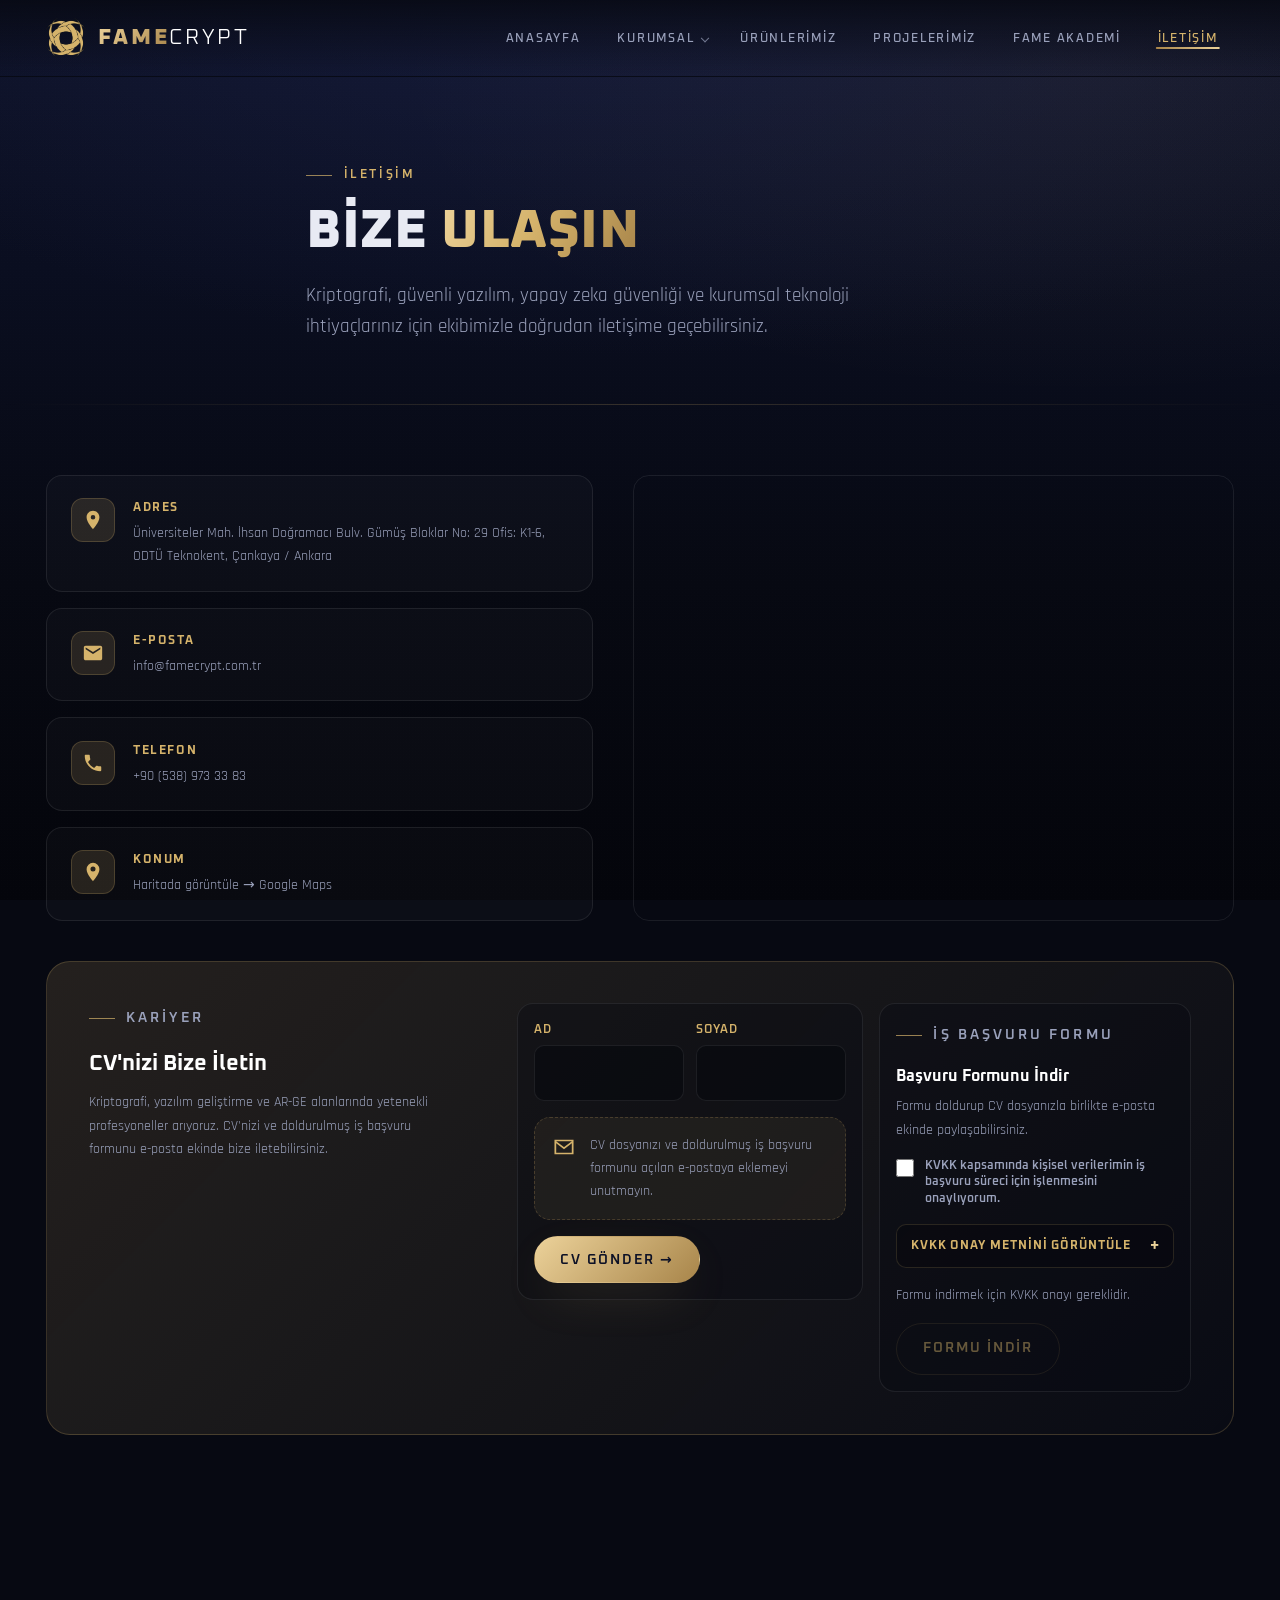
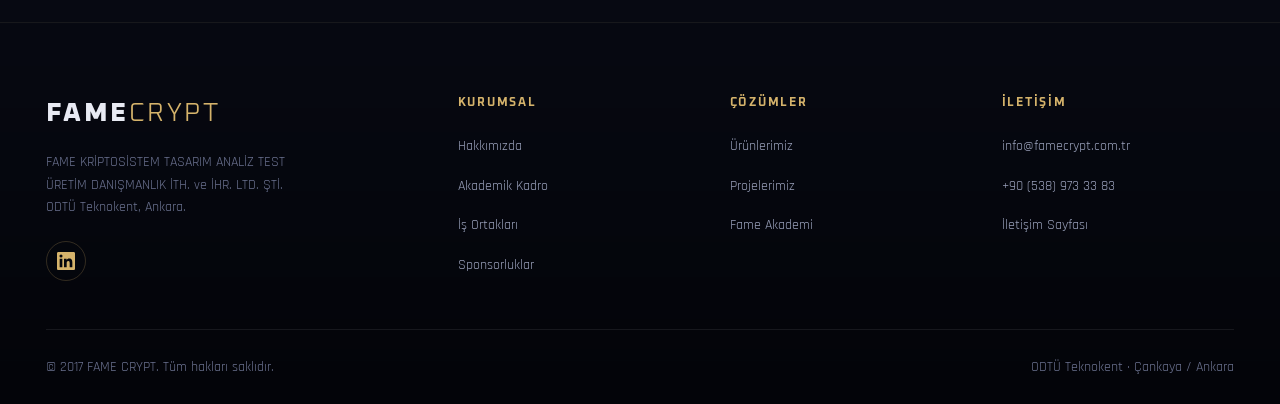
<file: fame-cr-v2/iletisim.html>
<!DOCTYPE html>
<html lang="tr">
  <head>
    <meta charset="UTF-8" />
    <meta name="viewport" content="width=device-width, initial-scale=1.0" />
    <title>İletişim — FAME CRYPT</title>
    <meta name="description" content="FameCrypt iletişim: ODTÜ Teknokent adresi, e-posta, telefon ve harita. CV'nizi de bize iletebilirsiniz." />
    <link rel="icon" href="assets/images/brand/favicon.png" />
    <link rel="preconnect" href="https://fonts.googleapis.com" />
    <link rel="preconnect" href="https://fonts.gstatic.com" crossorigin />
    <link href="https://fonts.googleapis.com/css2?family=Oxanium:wght@400;500;600;700;800&family=Rajdhani:wght@400;500;600;700&display=swap" rel="stylesheet" />
    <link rel="stylesheet" href="styles/theme.css" />
    <link rel="stylesheet" href="styles/components.css" />
    <link rel="stylesheet" href="styles/pages.css" />
    <script>document.documentElement.classList.add("js");</script>
  </head>
  <body>
    <a class="skip-link" href="#main">İçeriğe geç</a>
    <header class="site-header">
      <div class="container">
        <nav class="nav" aria-label="Ana menü">
          <a class="brand" href="index.html" aria-label="FAME CRYPT ana sayfa">
            <img class="brand__mark" src="assets/images/brand/prism-mark.png" alt="" width="40" height="40" />
            <span class="brand__name"><span class="fame">FAME</span><span class="crypt">CRYPT</span></span>
          </a>
          <ul class="nav__menu" id="navMenu">
            <li><a class="nav__link" href="index.html">Anasayfa</a></li>
            <li class="nav__item nav__item--has-dropdown">
              <a class="nav__link nav__link--dropdown" href="kurumsal.html">Kurumsal</a>
              <ul class="nav__dropdown" aria-label="Kurumsal bölümler">
                <li><a href="kurumsal.html#hakkimizda">Hakkımızda</a></li>
                <li><a href="kurumsal.html#akademi">Akademik Kadro</a></li>
                <li><a href="kurumsal.html#ortaklar">İş Ortakları</a></li>
                <li><a href="kurumsal.html#sponsorluklar">Etkinlikler</a></li>
              </ul>
            </li>
            <li><a class="nav__link" href="urunler.html">Ürünlerimiz</a></li>
            <li><a class="nav__link" href="projeler.html">Projelerimiz</a></li>
            <li><a class="nav__link" href="akademi.html">Fame Akademi</a></li>
            <li><a class="nav__link" href="iletisim.html" aria-current="page">İletişim</a></li>
          </ul>
          <button class="nav__toggle" aria-label="Menü" aria-expanded="false" aria-controls="navMenu">
            <span></span><span></span><span></span>
          </button>
        </nav>
      </div>
    </header>
    <main id="main">
      <section class="page-hero">
        <div class="container page-hero__inner reveal">
          <p class="eyebrow">İLETİŞİM</p>
          <h1>Bize <span class="gradient-text">Ulaşın</span></h1>
          <p class="page-hero__lead">
            Kriptografi, güvenli yazılım, yapay zeka güvenliği ve kurumsal teknoloji
            ihtiyaçlarınız için ekibimizle doğrudan iletişime geçebilirsiniz.
          </p>
        </div>
      </section>

      <section class="section section--tight">
        <div class="container">
          <div class="contact-grid">
            <div class="contact-info reveal">
              <div class="info-item">
                <span class="info-item__icon" aria-hidden="true"><svg viewBox="0 0 24 24" fill="currentColor"><path d="M12 2C8.13 2 5 5.13 5 9c0 5.25 7 13 7 13s7-7.75 7-13c0-3.87-3.13-7-7-7zm0 9.5a2.5 2.5 0 1 1 0-5 2.5 2.5 0 0 1 0 5z"/></svg></span>
                <div><h4>Adres</h4><p>Üniversiteler Mah. İhsan Doğramacı Bulv. Gümüş Bloklar No: 29 Ofis: K1-6, ODTÜ Teknokent, Çankaya / Ankara</p></div>
              </div>
              <a class="info-item" href="mailto:info@famecrypt.com.tr">
                <span class="info-item__icon" aria-hidden="true"><svg viewBox="0 0 24 24" fill="currentColor"><path d="M20 4H4c-1.1 0-1.99.9-1.99 2L2 18c0 1.1.9 2 2 2h16c1.1 0 2-.9 2-2V6c0-1.1-.9-2-2-2zm0 4-8 5-8-5V6l8 5 8-5v2z"/></svg></span>
                <div><h4>E-posta</h4><p>info@famecrypt.com.tr</p></div>
              </a>
              <a class="info-item" href="tel:+905389733383">
                <span class="info-item__icon" aria-hidden="true"><svg viewBox="0 0 24 24" fill="currentColor"><path d="M6.62 10.79c1.44 2.83 3.76 5.14 6.59 6.59l2.2-2.2c.27-.27.67-.36 1.02-.24 1.12.37 2.33.57 3.57.57.55 0 1 .45 1 1V20c0 .55-.45 1-1 1-9.39 0-17-7.61-17-17 0-.55.45-1 1-1h3.5c.55 0 1 .45 1 1 0 1.25.2 2.45.57 3.57.11.35.03.74-.25 1.02l-2.2 2.2z"/></svg></span>
                <div><h4>Telefon</h4><p>+90 (538) 973 33 83</p></div>
              </a>
              <a class="info-item" href="https://maps.google.com/?q=ODTÜ+Teknokent" target="_blank" rel="noopener noreferrer">
                <span class="info-item__icon" aria-hidden="true"><svg viewBox="0 0 24 24" fill="currentColor"><path d="M12 2a7 7 0 0 0-7 7c0 5.25 7 13 7 13s7-7.75 7-13a7 7 0 0 0-7-7zm0 9.5A2.5 2.5 0 1 1 12 6a2.5 2.5 0 0 1 0 5.5z"/></svg></span>
                <div><h4>Konum</h4><p>Haritada görüntüle → Google Maps</p></div>
              </a>
            </div>
            <div class="contact-map reveal">
              <iframe src="https://www.google.com/maps/embed?pb=!1m18!1m12!1m3!1d3061.026137682226!2d32.78318041537989!3d39.89606827942918!2m3!1f0!2f0!3f0!3m2!1i1024!2i768!4f13.1!3m3!1m2!1s0x14d345f8e5f22eb7%3A0x7d87bc7d2b2c95e1!2sODT%C3%9C%20Teknokent!5e0!3m2!1str!2str!4v1655000000000!5m2!1str!2str" title="FAME CRYPT konumu — ODTÜ Teknokent" loading="lazy" referrerpolicy="no-referrer-when-downgrade" allowfullscreen></iframe>
            </div>
          </div>

          <!-- CV kutusu -->
          <div class="cv-box reveal">
            <div>
              <p class="eyebrow">KARİYER</p>
              <h3>CV'nizi Bize İletin</h3>
              <p>Kriptografi, yazılım geliştirme ve AR-GE alanlarında yetenekli profesyoneller arıyoruz. CV'nizi ve doldurulmuş iş başvuru formunu e-posta ekinde bize iletebilirsiniz.</p>
            </div>
            <div class="career-actions">
              <form class="cv-form" data-career-form>
                <div class="career-fields">
                  <label>
                    <span>Ad</span>
                    <input id="careerFirstName" name="firstName" type="text" autocomplete="given-name" required />
                  </label>
                  <label>
                    <span>Soyad</span>
                    <input id="careerLastName" name="lastName" type="text" autocomplete="family-name" required />
                  </label>
                </div>
                <div class="career-mail-note">
                  <svg viewBox="0 0 24 24" fill="none" stroke="currentColor" stroke-width="1.6" aria-hidden="true"><path d="M4 6h16v12H4z"/><path d="m4 7 8 6 8-6"/></svg>
                  <p>CV dosyanızı ve doldurulmuş iş başvuru formunu açılan e-postaya eklemeyi unutmayın.</p>
                </div>
                <button class="btn btn--primary" type="submit">CV Gönder →</button>
              </form>

              <div class="application-form-card">
                <div>
                  <p class="eyebrow">İŞ BAŞVURU FORMU</p>
                  <h4>Başvuru Formunu İndir</h4>
                  <p>Formu doldurup CV dosyanızla birlikte e-posta ekinde paylaşabilirsiniz.</p>
                </div>
                <label class="kvkk-check">
                  <input id="kvkkConsent" type="checkbox" />
                  <span>KVKK kapsamında kişisel verilerimin iş başvuru süreci için işlenmesini onaylıyorum.</span>
                </label>
                <details class="kvkk-disclosure">
                  <summary>KVKK onay metnini görüntüle</summary>
                  <p>6698 Sayılı Kişisel Verilerin Korunması Kanunu(KVKK) ilgili hükümlerine uygun olarak; İşe alım süreçleri amacı ile sınırlı olmak üzere, “İş Başvuru Formu”ndaki kişisel ve özel nitelikli kişisel verilerimin işlenmesini, kaydedilmesini, kullanılmasını ve aktarılmasını onayladığımı, Şirket’in meşru menfaatinin söz konusu olduğu durumlarda kanunlarda öngörülen sürelere uymak kaydıyla kişisel verilerimin saklanmasını ve uygun şekilde imha edilmesini onayladığımı, Hakkımda, adli sicil kayıtları dahil, özgeçmiş kontrolü yapılmasını onayladığımı, Herhangi bir etki altında kalmaksızın, açık bir şekilde rıza gösterdiğimi kabul, beyan ve taahhüt ederim.</p>
                </details>
                <p class="form-download-note" data-form-download-note>Formu indirmek için KVKK onayı gereklidir.</p>
                <a class="btn btn--ghost is-disabled" id="applicationFormDownload" href="assets/documents/BasvuruForm.docx" download="BasvuruForm.docx" aria-disabled="true">Formu İndir</a>
              </div>
            </div>
          </div>
        </div>
      </section>
    </main>
    <footer class="site-footer">
      <div class="container">
        <div class="footer__grid">
          <div class="footer__col">
            <p class="footer__brand-name"><span>FAME</span><span class="crypt">CRYPT</span></p>
            <p class="footer__desc">FAME KRİPTOSİSTEM TASARIM ANALİZ TEST ÜRETİM DANIŞMANLIK İTH. ve İHR. LTD. ŞTİ. ODTÜ Teknokent, Ankara.</p>
            <div class="footer__social">
              <a href="https://tr.linkedin.com/company/famecrypt" target="_blank" rel="noopener noreferrer" aria-label="LinkedIn">
                <svg viewBox="0 0 24 24" width="18" height="18" fill="currentColor"><path d="M20.45 20.45h-3.55v-5.57c0-1.33-.03-3.04-1.85-3.04-1.86 0-2.14 1.45-2.14 2.94v5.67H9.35V9h3.41v1.56h.05c.48-.9 1.64-1.85 3.37-1.85 3.6 0 4.27 2.37 4.27 5.46v6.28zM5.34 7.43a2.06 2.06 0 1 1 0-4.12 2.06 2.06 0 0 1 0 4.12zM7.12 20.45H3.56V9h3.56v11.45zM22.22 0H1.77C.8 0 0 .77 0 1.73v20.54C0 23.22.8 24 1.77 24h20.45c.98 0 1.78-.78 1.78-1.73V1.73C24 .77 23.2 0 22.22 0z"/></svg>
              </a>
            </div>
          </div>
          <div class="footer__col"><h4>Kurumsal</h4><ul>
            <li><a href="kurumsal.html">Hakkımızda</a></li>
            <li><a href="kurumsal.html#akademi">Akademik Kadro</a></li>
            <li><a href="kurumsal.html#ortaklar">İş Ortakları</a></li>
            <li><a href="kurumsal.html#sponsorluklar">Sponsorluklar</a></li>
          </ul></div>
          <div class="footer__col"><h4>Çözümler</h4><ul>
            <li><a href="urunler.html">Ürünlerimiz</a></li>
            <li><a href="projeler.html">Projelerimiz</a></li>
            <li><a href="akademi.html">Fame Akademi</a></li>
          </ul></div>
          <div class="footer__col"><h4>İletişim</h4><ul>
            <li><a href="mailto:info@famecrypt.com.tr">info@famecrypt.com.tr</a></li>
            <li><a href="tel:+905389733383">+90 (538) 973 33 83</a></li>
            <li><a href="iletisim.html">İletişim Sayfası</a></li>
          </ul></div>
        </div>
        <div class="footer__bottom">
          <span>© 2017 FAME CRYPT. Tüm hakları saklıdır.</span>
          <span>ODTÜ Teknokent · Çankaya / Ankara</span>
        </div>
      </div>
    </footer>

    <script src="scripts/main.js"></script>
  </body>
</html>
</file>
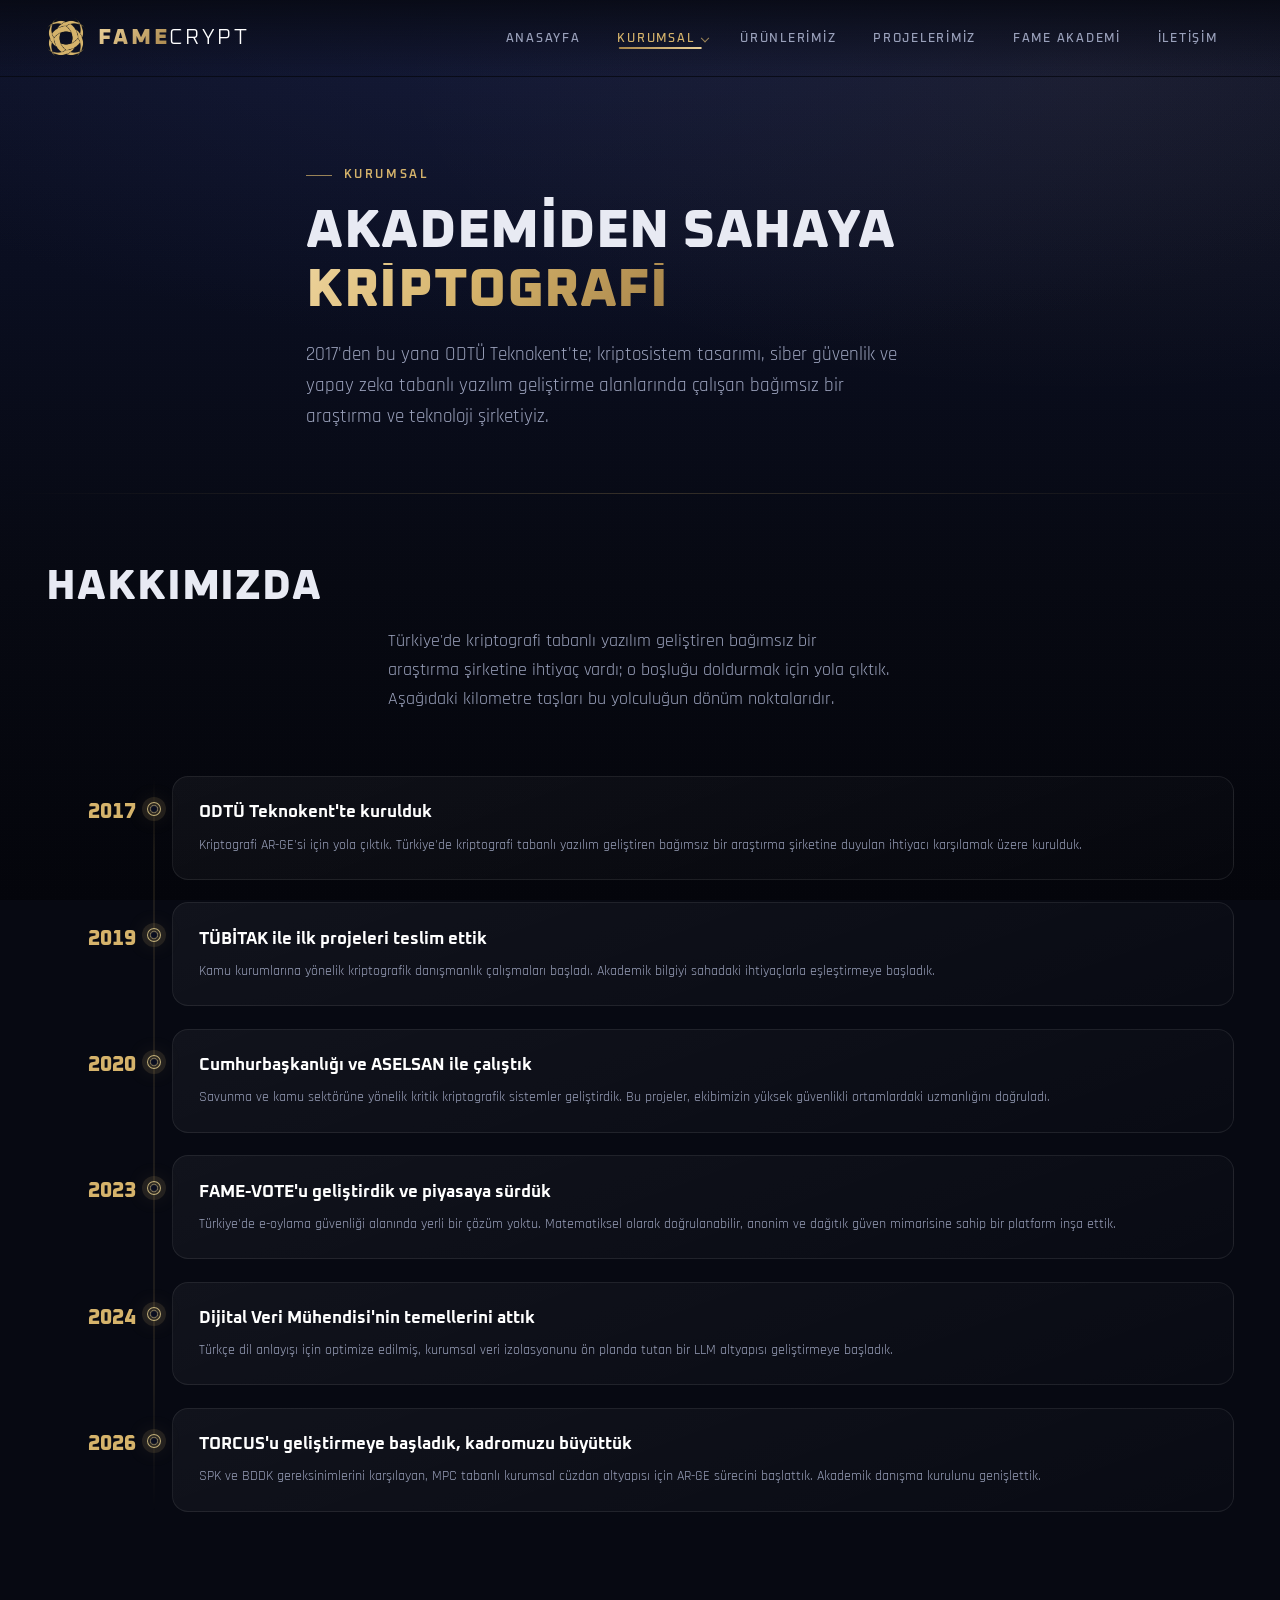
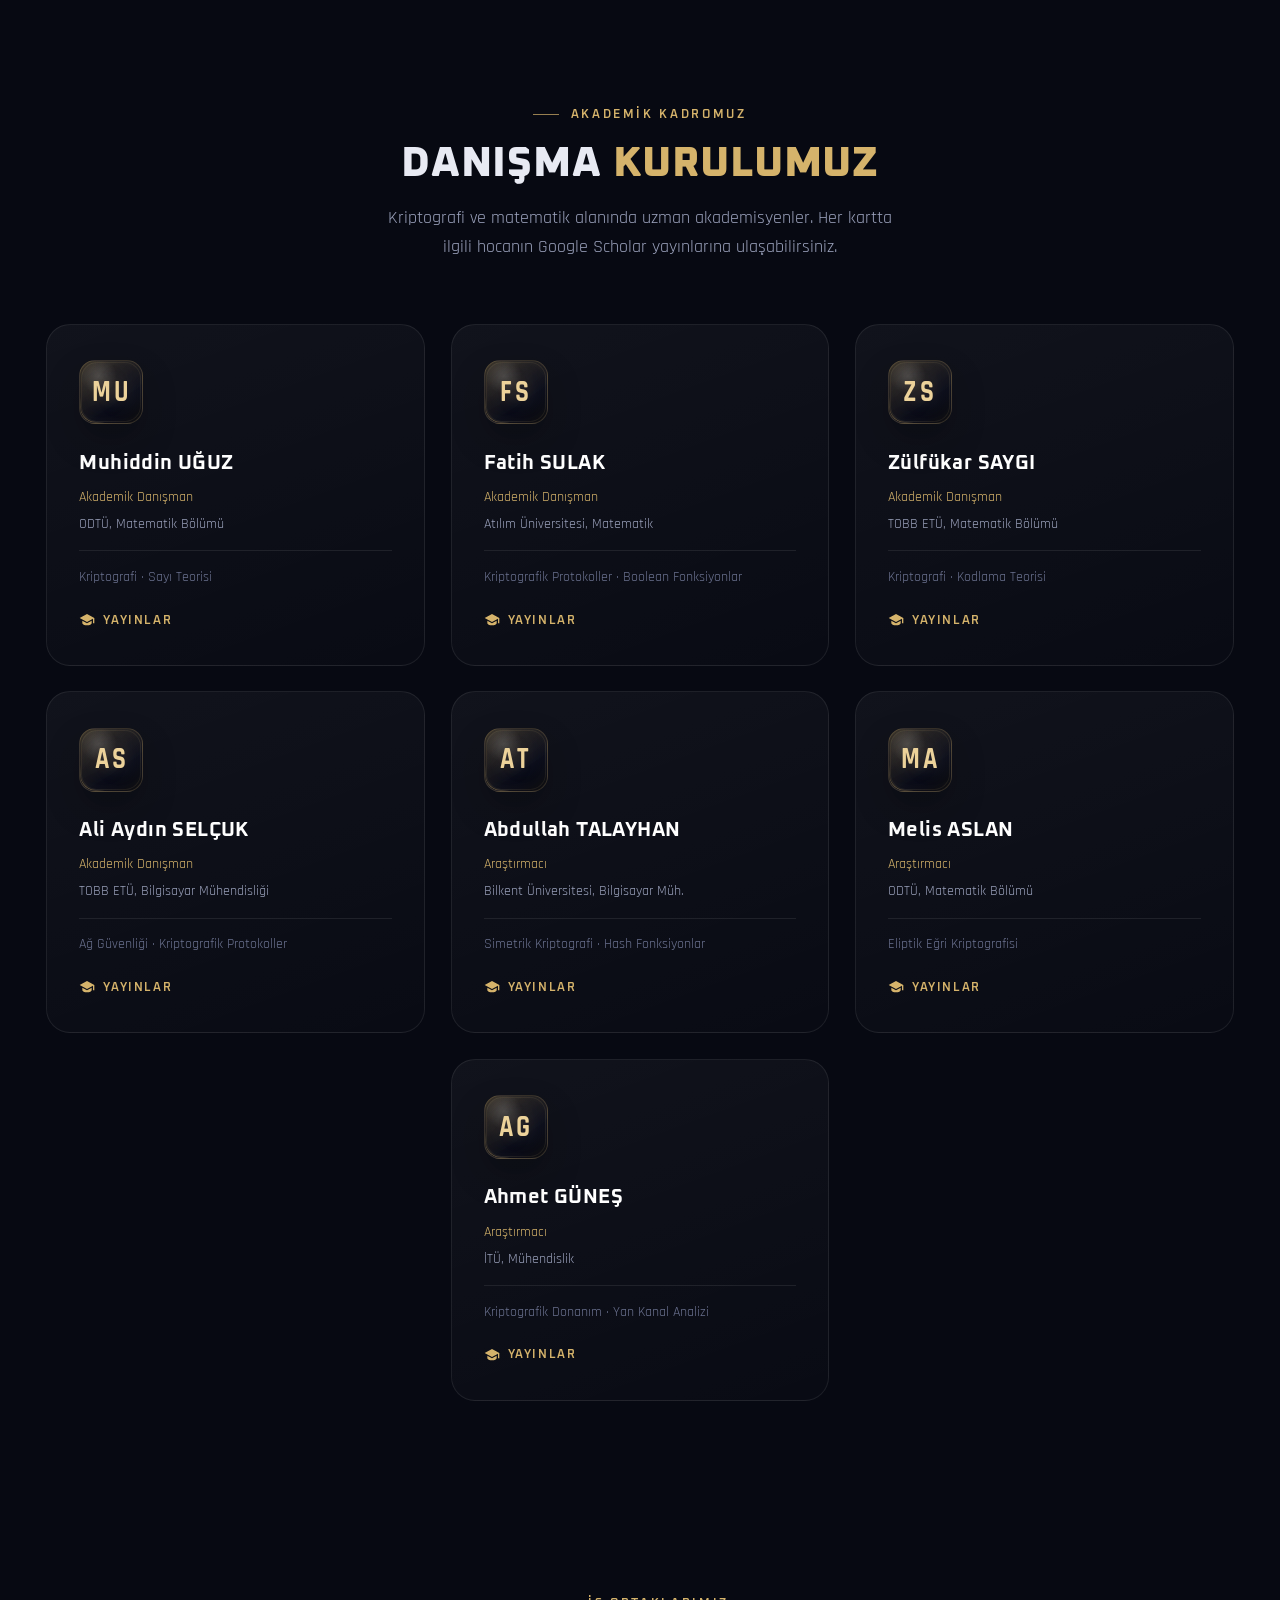
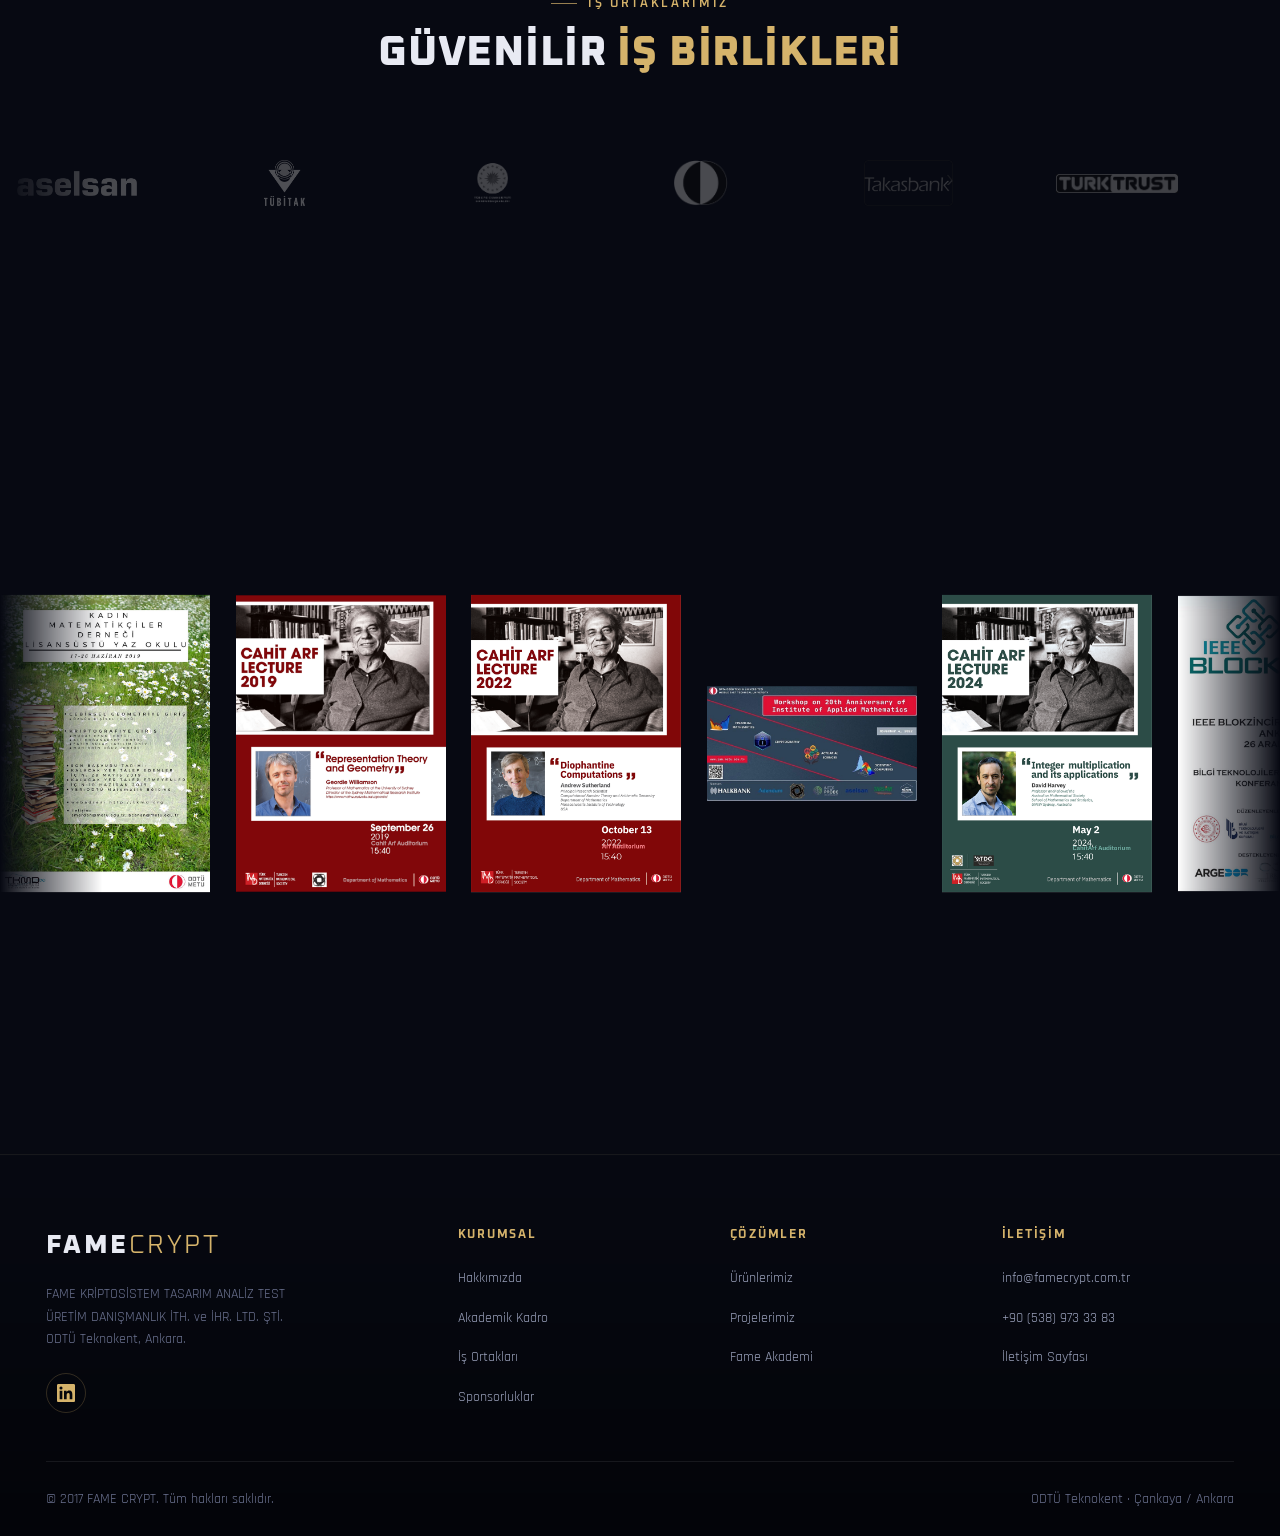
<file: fame-cr-v2/kurumsal.html>
<!DOCTYPE html>
<html lang="tr">
  <head>
    <meta charset="UTF-8" />
    <meta name="viewport" content="width=device-width, initial-scale=1.0" />
    <title>Kurumsal — FAME CRYPT</title>
    <meta
      name="description"
      content="FameCrypt kurumsal: 2017'de ODTÜ Teknokent'te kurulan şirketin kronolojik hikâyesi, akademik kadrosu, iş ortakları ve sponsorlukları."
    />
    <link rel="icon" href="assets/images/brand/favicon.png" />
    <link rel="preconnect" href="https://fonts.googleapis.com" />
    <link rel="preconnect" href="https://fonts.gstatic.com" crossorigin />
    <link
      href="https://fonts.googleapis.com/css2?family=Oxanium:wght@400;500;600;700;800&family=Rajdhani:wght@400;500;600;700&display=swap"
      rel="stylesheet"
    />
    <link rel="stylesheet" href="styles/theme.css" />
    <link rel="stylesheet" href="styles/components.css" />
    <link rel="stylesheet" href="styles/pages.css" />
    <script>document.documentElement.classList.add("js");</script>
  </head>
  <body>
    <a class="skip-link" href="#main">İçeriğe geç</a>

    <header class="site-header">
      <div class="container">
        <nav class="nav" aria-label="Ana menü">
          <a class="brand" href="index.html" aria-label="FAME CRYPT ana sayfa">
            <img class="brand__mark" src="assets/images/brand/prism-mark.png" alt="" width="40" height="40" />
            <span class="brand__name"><span class="fame">FAME</span><span class="crypt">CRYPT</span></span>
          </a>
          <ul class="nav__menu" id="navMenu">
            <li><a class="nav__link" href="index.html">Anasayfa</a></li>
            <li class="nav__item nav__item--has-dropdown">
              <a class="nav__link nav__link--dropdown" href="kurumsal.html" aria-current="page">Kurumsal</a>
              <ul class="nav__dropdown" aria-label="Kurumsal bölümler">
                <li><a href="kurumsal.html#hakkimizda">Hakkımızda</a></li>
                <li><a href="kurumsal.html#akademi">Akademik Kadro</a></li>
                <li><a href="kurumsal.html#ortaklar">İş Ortakları</a></li>
                <li><a href="kurumsal.html#sponsorluklar">Etkinlikler</a></li>
              </ul>
            </li>
            <li><a class="nav__link" href="urunler.html">Ürünlerimiz</a></li>
            <li><a class="nav__link" href="projeler.html">Projelerimiz</a></li>
            <li><a class="nav__link" href="akademi.html">Fame Akademi</a></li>
            <li><a class="nav__link" href="iletisim.html">İletişim</a></li>
          </ul>
          <button class="nav__toggle" aria-label="Menü" aria-expanded="false" aria-controls="navMenu">
            <span></span><span></span><span></span>
          </button>
        </nav>
      </div>
    </header>

    <main id="main">
      <!-- PAGE HERO -->
      <section class="page-hero">
        <div class="container page-hero__inner reveal">
          <p class="eyebrow">KURUMSAL</p>
          <h1>Akademiden Sahaya<br /><span class="gradient-text">Kriptografi</span></h1>
          <p class="page-hero__lead">
            2017'den bu yana ODTÜ Teknokent'te; kriptosistem tasarımı, siber güvenlik ve
            yapay zeka tabanlı yazılım geliştirme alanlarında çalışan bağımsız bir
            araştırma ve teknoloji şirketiyiz.
          </p>
        </div>
      </section>

      <!-- HAKKIMIZDA + ZAMAN TÜNELİ -->
      <section class="section section--tight" id="hakkimizda" aria-labelledby="about-title">
        <div class="container">
          <div class="section-head reveal" style="text-align:left;max-width:none">
            <h2 class="section-title" id="about-title">Hakkımızda</h2>
            <p class="section-intro" style="margin-top:1rem">
              Türkiye'de kriptografi tabanlı yazılım geliştiren bağımsız bir araştırma
              şirketine ihtiyaç vardı; o boşluğu doldurmak için yola çıktık. Aşağıdaki
              kilometre taşları bu yolculuğun dönüm noktalarıdır.
            </p>
          </div>

          <div class="timeline reveal" role="list" aria-label="Şirket zaman çizelgesi">
            <div class="timeline__item" role="listitem">
              <span class="timeline__year">2017</span>
              <div class="timeline__content">
                <h3 class="timeline__title">ODTÜ Teknokent'te kurulduk</h3>
                <p class="timeline__desc">
                  Kriptografi AR-GE'si için yola çıktık. Türkiye'de kriptografi tabanlı
                  yazılım geliştiren bağımsız bir araştırma şirketine duyulan ihtiyacı
                  karşılamak üzere kurulduk.
                </p>
              </div>
            </div>
            <div class="timeline__item" role="listitem">
              <span class="timeline__year">2019</span>
              <div class="timeline__content">
                <h3 class="timeline__title">TÜBİTAK ile ilk projeleri teslim ettik</h3>
                <p class="timeline__desc">
                  Kamu kurumlarına yönelik kriptografik danışmanlık çalışmaları başladı.
                  Akademik bilgiyi sahadaki ihtiyaçlarla eşleştirmeye başladık.
                </p>
              </div>
            </div>
            <div class="timeline__item" role="listitem">
              <span class="timeline__year">2020</span>
              <div class="timeline__content">
                <h3 class="timeline__title">Cumhurbaşkanlığı ve ASELSAN ile çalıştık</h3>
                <p class="timeline__desc">
                  Savunma ve kamu sektörüne yönelik kritik kriptografik sistemler
                  geliştirdik. Bu projeler, ekibimizin yüksek güvenlikli ortamlardaki
                  uzmanlığını doğruladı.
                </p>
              </div>
            </div>
            <div class="timeline__item" role="listitem">
              <span class="timeline__year">2023</span>
              <div class="timeline__content">
                <h3 class="timeline__title">FAME-VOTE'u geliştirdik ve piyasaya sürdük</h3>
                <p class="timeline__desc">
                  Türkiye'de e-oylama güvenliği alanında yerli bir çözüm yoktu.
                  Matematiksel olarak doğrulanabilir, anonim ve dağıtık güven mimarisine
                  sahip bir platform inşa ettik.
                </p>
              </div>
            </div>
            <div class="timeline__item" role="listitem">
              <span class="timeline__year">2024</span>
              <div class="timeline__content">
                <h3 class="timeline__title">Dijital Veri Mühendisi'nin temellerini attık</h3>
                <p class="timeline__desc">
                  Türkçe dil anlayışı için optimize edilmiş, kurumsal veri izolasyonunu
                  ön planda tutan bir LLM altyapısı geliştirmeye başladık.
                </p>
              </div>
            </div>
            <div class="timeline__item" role="listitem">
              <span class="timeline__year">2026</span>
              <div class="timeline__content">
                <h3 class="timeline__title">TORCUS'u geliştirmeye başladık, kadromuzu büyüttük</h3>
                <p class="timeline__desc">
                  SPK ve BDDK gereksinimlerini karşılayan, MPC tabanlı kurumsal cüzdan
                  altyapısı için AR-GE sürecini başlattık. Akademik danışma kurulunu
                  genişlettik.
                </p>
              </div>
            </div>
          </div>
        </div>
      </section>

      <!-- AKADEMİK KADROMUZ (fotoğrafsız, büyük, scholar) -->
      <section class="section" id="akademi" aria-labelledby="staff-title">
        <div class="container">
          <div class="section-head reveal">
            <p class="eyebrow">AKADEMİK KADROMUZ</p>
            <h2 class="section-title" id="staff-title">Danışma <span class="accent">Kurulumuz</span></h2>
            <p class="section-intro">
              Kriptografi ve matematik alanında uzman akademisyenler. Her kartta
              ilgili hocanın Google Scholar yayınlarına ulaşabilirsiniz.
            </p>
          </div>

          <div class="team-grid">
            <article class="scholar-card reveal">
              <span class="scholar-card__initials"><span>MU</span></span>
              <h3 class="scholar-card__name">Muhiddin UĞUZ</h3>
              <p class="scholar-card__role">Akademik Danışman</p>
              <p class="scholar-card__org">ODTÜ, Matematik Bölümü</p>
              <p class="scholar-card__field">Kriptografi · Sayı Teorisi</p>
              <a class="scholar-card__link" href="https://scholar.google.com/citations?user=duKSC4YAAAAJ&hl=tr" target="_blank" rel="noopener noreferrer">
                <svg viewBox="0 0 24 24" fill="currentColor"><path d="M12 3 1 9l11 6 9-4.9V17h2V9L12 3z"/><path d="M5 13.2v3.5C5 18.5 8.1 20 12 20s7-1.5 7-3.3v-3.5l-7 3.8-7-3.8z"/></svg>
                Yayınlar
              </a>
            </article>

            <article class="scholar-card reveal">
              <span class="scholar-card__initials"><span>FS</span></span>
              <h3 class="scholar-card__name">Fatih SULAK</h3>
              <p class="scholar-card__role">Akademik Danışman</p>
              <p class="scholar-card__org">Atılım Üniversitesi, Matematik</p>
              <p class="scholar-card__field">Kriptografik Protokoller · Boolean Fonksiyonlar</p>
              <a class="scholar-card__link" href="https://scholar.google.com/citations?user=bJUx2MMAAAAJ&hl=en" target="_blank" rel="noopener noreferrer">
                <svg viewBox="0 0 24 24" fill="currentColor"><path d="M12 3 1 9l11 6 9-4.9V17h2V9L12 3z"/><path d="M5 13.2v3.5C5 18.5 8.1 20 12 20s7-1.5 7-3.3v-3.5l-7 3.8-7-3.8z"/></svg>
                Yayınlar
              </a>
            </article>

            <article class="scholar-card reveal">
              <span class="scholar-card__initials"><span>ZS</span></span>
              <h3 class="scholar-card__name">Zülfükar SAYGI</h3>
              <p class="scholar-card__role">Akademik Danışman</p>
              <p class="scholar-card__org">TOBB ETÜ, Matematik Bölümü</p>
              <p class="scholar-card__field">Kriptografi · Kodlama Teorisi</p>
              <a class="scholar-card__link" href="https://scholar.google.com/citations?hl=tr&user=cVV8ISAAAAAJ" target="_blank" rel="noopener noreferrer">
                <svg viewBox="0 0 24 24" fill="currentColor"><path d="M12 3 1 9l11 6 9-4.9V17h2V9L12 3z"/><path d="M5 13.2v3.5C5 18.5 8.1 20 12 20s7-1.5 7-3.3v-3.5l-7 3.8-7-3.8z"/></svg>
                Yayınlar
              </a>
            </article>

            <article class="scholar-card reveal">
              <span class="scholar-card__initials"><span>AS</span></span>
              <h3 class="scholar-card__name">Ali Aydın SELÇUK</h3>
              <p class="scholar-card__role">Akademik Danışman</p>
              <p class="scholar-card__org">TOBB ETÜ, Bilgisayar Mühendisliği</p>
              <p class="scholar-card__field">Ağ Güvenliği · Kriptografik Protokoller</p>
              <a class="scholar-card__link" href="https://scholar.google.com/citations?hl=tr&user=gobiPJIAAAAJ" target="_blank" rel="noopener noreferrer">
                <svg viewBox="0 0 24 24" fill="currentColor"><path d="M12 3 1 9l11 6 9-4.9V17h2V9L12 3z"/><path d="M5 13.2v3.5C5 18.5 8.1 20 12 20s7-1.5 7-3.3v-3.5l-7 3.8-7-3.8z"/></svg>
                Yayınlar
              </a>
            </article>

            <article class="scholar-card reveal">
              <span class="scholar-card__initials"><span>AT</span></span>
              <h3 class="scholar-card__name">Abdullah TALAYHAN</h3>
              <p class="scholar-card__role">Araştırmacı</p>
              <p class="scholar-card__org">Bilkent Üniversitesi, Bilgisayar Müh.</p>
              <p class="scholar-card__field">Simetrik Kriptografi · Hash Fonksiyonlar</p>
              <a class="scholar-card__link" href="https://scholar.google.com/citations?hl=tr&user=jGIRKhsAAAAJ" target="_blank" rel="noopener noreferrer">
                <svg viewBox="0 0 24 24" fill="currentColor"><path d="M12 3 1 9l11 6 9-4.9V17h2V9L12 3z"/><path d="M5 13.2v3.5C5 18.5 8.1 20 12 20s7-1.5 7-3.3v-3.5l-7 3.8-7-3.8z"/></svg>
                Yayınlar
              </a>
            </article>

            <article class="scholar-card reveal">
              <span class="scholar-card__initials"><span>MA</span></span>
              <h3 class="scholar-card__name">Melis ASLAN</h3>
              <p class="scholar-card__role">Araştırmacı</p>
              <p class="scholar-card__org">ODTÜ, Matematik Bölümü</p>
              <p class="scholar-card__field">Eliptik Eğri Kriptografisi</p>
              <a class="scholar-card__link" href="https://ieeexplore.ieee.org/author/37088648277" target="_blank" rel="noopener noreferrer">
                <svg viewBox="0 0 24 24" fill="currentColor"><path d="M12 3 1 9l11 6 9-4.9V17h2V9L12 3z"/><path d="M5 13.2v3.5C5 18.5 8.1 20 12 20s7-1.5 7-3.3v-3.5l-7 3.8-7-3.8z"/></svg>
                Yayınlar
              </a>
            </article>

            <article class="scholar-card reveal">
              <span class="scholar-card__initials"><span>AG</span></span>
              <h3 class="scholar-card__name">Ahmet GÜNEŞ</h3>
              <p class="scholar-card__role">Araştırmacı</p>
              <p class="scholar-card__org">İTÜ, Mühendislik</p>
              <p class="scholar-card__field">Kriptografik Donanım · Yan Kanal Analizi</p>
              <a class="scholar-card__link" href="https://scholar.google.com/citations?user=Ayh-6GgAAAAJ&hl=tr" target="_blank" rel="noopener noreferrer">
                <svg viewBox="0 0 24 24" fill="currentColor"><path d="M12 3 1 9l11 6 9-4.9V17h2V9L12 3z"/><path d="M5 13.2v3.5C5 18.5 8.1 20 12 20s7-1.5 7-3.3v-3.5l-7 3.8-7-3.8z"/></svg>
                Yayınlar
              </a>
            </article>
          </div>
        </div>
      </section>

      <!-- İŞ ORTAKLARIMIZ (renkli büyük ikon slider) -->
      <section class="section section--tight" id="ortaklar" aria-labelledby="partners2-title">
        <div class="container section-head reveal">
          <p class="eyebrow">İŞ ORTAKLARIMIZ</p>
          <h2 class="section-title" id="partners2-title">Güvenilir <span class="accent">İş Birlikleri</span></h2>
        </div>
        <div class="marquee marquee--color reveal" role="list" aria-label="İş ortakları">
          <div class="marquee__track">
            <div class="partner-logo" role="listitem"><img src="assets/images/partners/aselsan-logo.png" alt="ASELSAN" loading="lazy" /></div>
            <div class="partner-logo" role="listitem"><img src="assets/images/partners/tubitak-logo.png" alt="TÜBİTAK" loading="lazy" /></div>
            <div class="partner-logo" role="listitem"><img src="assets/images/partners/cumhurbaskanligi-logo.png" alt="Cumhurbaşkanlığı" loading="lazy" /></div>
            <div class="partner-logo" role="listitem"><img src="assets/images/partners/odtu-logo.png" alt="ODTÜ" loading="lazy" /></div>
            <div class="partner-logo" role="listitem"><img src="assets/images/partners/takasbank-logo.png" alt="Takasbank" loading="lazy" /></div>
            <div class="partner-logo" role="listitem"><img src="assets/images/partners/turktrust-logo.png" alt="TÜRKTRUST" loading="lazy" /></div>
            <div class="partner-logo" role="listitem"><img src="assets/images/partners/procenne-logo.png" alt="Procenne" loading="lazy" /></div>
            <div class="partner-logo" role="listitem"><img src="assets/images/partners/pavotek-logo.png" alt="Pavotek" loading="lazy" /></div>
            <div class="partner-logo" role="listitem"><img src="assets/images/partners/interprobe-logo.png" alt="Interprobe" loading="lazy" /></div>
            <div class="partner-logo" role="listitem"><img src="assets/images/partners/kairos-logo.png" alt="Kairos" loading="lazy" /></div>
            <div class="partner-logo" role="listitem"><img src="assets/images/partners/sdatam-logo.png" alt="SDATAM" loading="lazy" /></div>
            <div class="partner-logo" role="listitem"><img src="assets/images/partners/trk-technology-logo.png" alt="TRK Technology" loading="lazy" /></div>
            <div class="partner-logo" role="listitem"><img src="assets/images/partners/d7-logo.png" alt="D7" loading="lazy" /></div>
          </div>
        </div>
      </section>

      <!-- SPONSORLUKLARIMIZ (afiş slider) -->
      <section class="section section--tight" id="sponsorluklar" aria-labelledby="sponsors-title">
        <div class="container section-head reveal">
          <p class="eyebrow">SPONSORLUKLARIMIZ</p>
          <h2 class="section-title" id="sponsors-title">Desteklediğimiz <span class="accent">Etkinlikler</span></h2>
        </div>
        <div class="marquee sponsor-rail reveal" role="list" aria-label="Sponsorluklar">
          <div class="marquee__track">
            <div class="sponsor-card" role="listitem"><img src="assets/images/sponsors/1.png" alt="Kadın Matematikçiler Derneği Lisansüstü Yaz Okulu" loading="lazy" /></div>
            <div class="sponsor-card" role="listitem"><img src="assets/images/sponsors/2.png" alt="Cahit Arf Lecture 2019" loading="lazy" /></div>
            <div class="sponsor-card" role="listitem"><img src="assets/images/sponsors/3.png" alt="Cahit Arf Lecture 2022" loading="lazy" /></div>
            <div class="sponsor-card" role="listitem"><img src="assets/images/sponsors/4.png" alt="Institute of Applied Mathematics 20th Anniversary Workshop" loading="lazy" /></div>
            <div class="sponsor-card" role="listitem"><img src="assets/images/sponsors/5.png" alt="Cahit Arf Lecture 2024" loading="lazy" /></div>
            <div class="sponsor-card" role="listitem"><img src="assets/images/sponsors/6.png" alt="IEEE Blockchain Türkiye Zirvesi" loading="lazy" /></div>
          </div>
        </div>
      </section>
    </main>

    <footer class="site-footer">
      <div class="container">
        <div class="footer__grid">
          <div class="footer__col">
            <p class="footer__brand-name"><span>FAME</span><span class="crypt">CRYPT</span></p>
            <p class="footer__desc">
              FAME KRİPTOSİSTEM TASARIM ANALİZ TEST ÜRETİM DANIŞMANLIK İTH. ve İHR. LTD. ŞTİ.
              ODTÜ Teknokent, Ankara.
            </p>
            <div class="footer__social">
              <a href="https://tr.linkedin.com/company/famecrypt" target="_blank" rel="noopener noreferrer" aria-label="LinkedIn">
                <svg viewBox="0 0 24 24" width="18" height="18" fill="currentColor"><path d="M20.45 20.45h-3.55v-5.57c0-1.33-.03-3.04-1.85-3.04-1.86 0-2.14 1.45-2.14 2.94v5.67H9.35V9h3.41v1.56h.05c.48-.9 1.64-1.85 3.37-1.85 3.6 0 4.27 2.37 4.27 5.46v6.28zM5.34 7.43a2.06 2.06 0 1 1 0-4.12 2.06 2.06 0 0 1 0 4.12zM7.12 20.45H3.56V9h3.56v11.45zM22.22 0H1.77C.8 0 0 .77 0 1.73v20.54C0 23.22.8 24 1.77 24h20.45c.98 0 1.78-.78 1.78-1.73V1.73C24 .77 23.2 0 22.22 0z"/></svg>
              </a>
            </div>
          </div>
          <div class="footer__col">
            <h4>Kurumsal</h4>
            <ul>
              <li><a href="kurumsal.html">Hakkımızda</a></li>
              <li><a href="kurumsal.html#akademi">Akademik Kadro</a></li>
              <li><a href="kurumsal.html#ortaklar">İş Ortakları</a></li>
              <li><a href="kurumsal.html#sponsorluklar">Sponsorluklar</a></li>
            </ul>
          </div>
          <div class="footer__col">
            <h4>Çözümler</h4>
            <ul>
              <li><a href="urunler.html">Ürünlerimiz</a></li>
              <li><a href="projeler.html">Projelerimiz</a></li>
              <li><a href="akademi.html">Fame Akademi</a></li>
            </ul>
          </div>
          <div class="footer__col">
            <h4>İletişim</h4>
            <ul>
              <li><a href="mailto:info@famecrypt.com.tr">info@famecrypt.com.tr</a></li>
              <li><a href="tel:+905389733383">+90 (538) 973 33 83</a></li>
              <li><a href="iletisim.html">İletişim Sayfası</a></li>
            </ul>
          </div>
        </div>
        <div class="footer__bottom">
          <span>© 2017 FAME CRYPT. Tüm hakları saklıdır.</span>
          <span>ODTÜ Teknokent · Çankaya / Ankara</span>
        </div>
      </div>
    </footer>

    <script src="scripts/main.js"></script>
  </body>
</html>
</file>
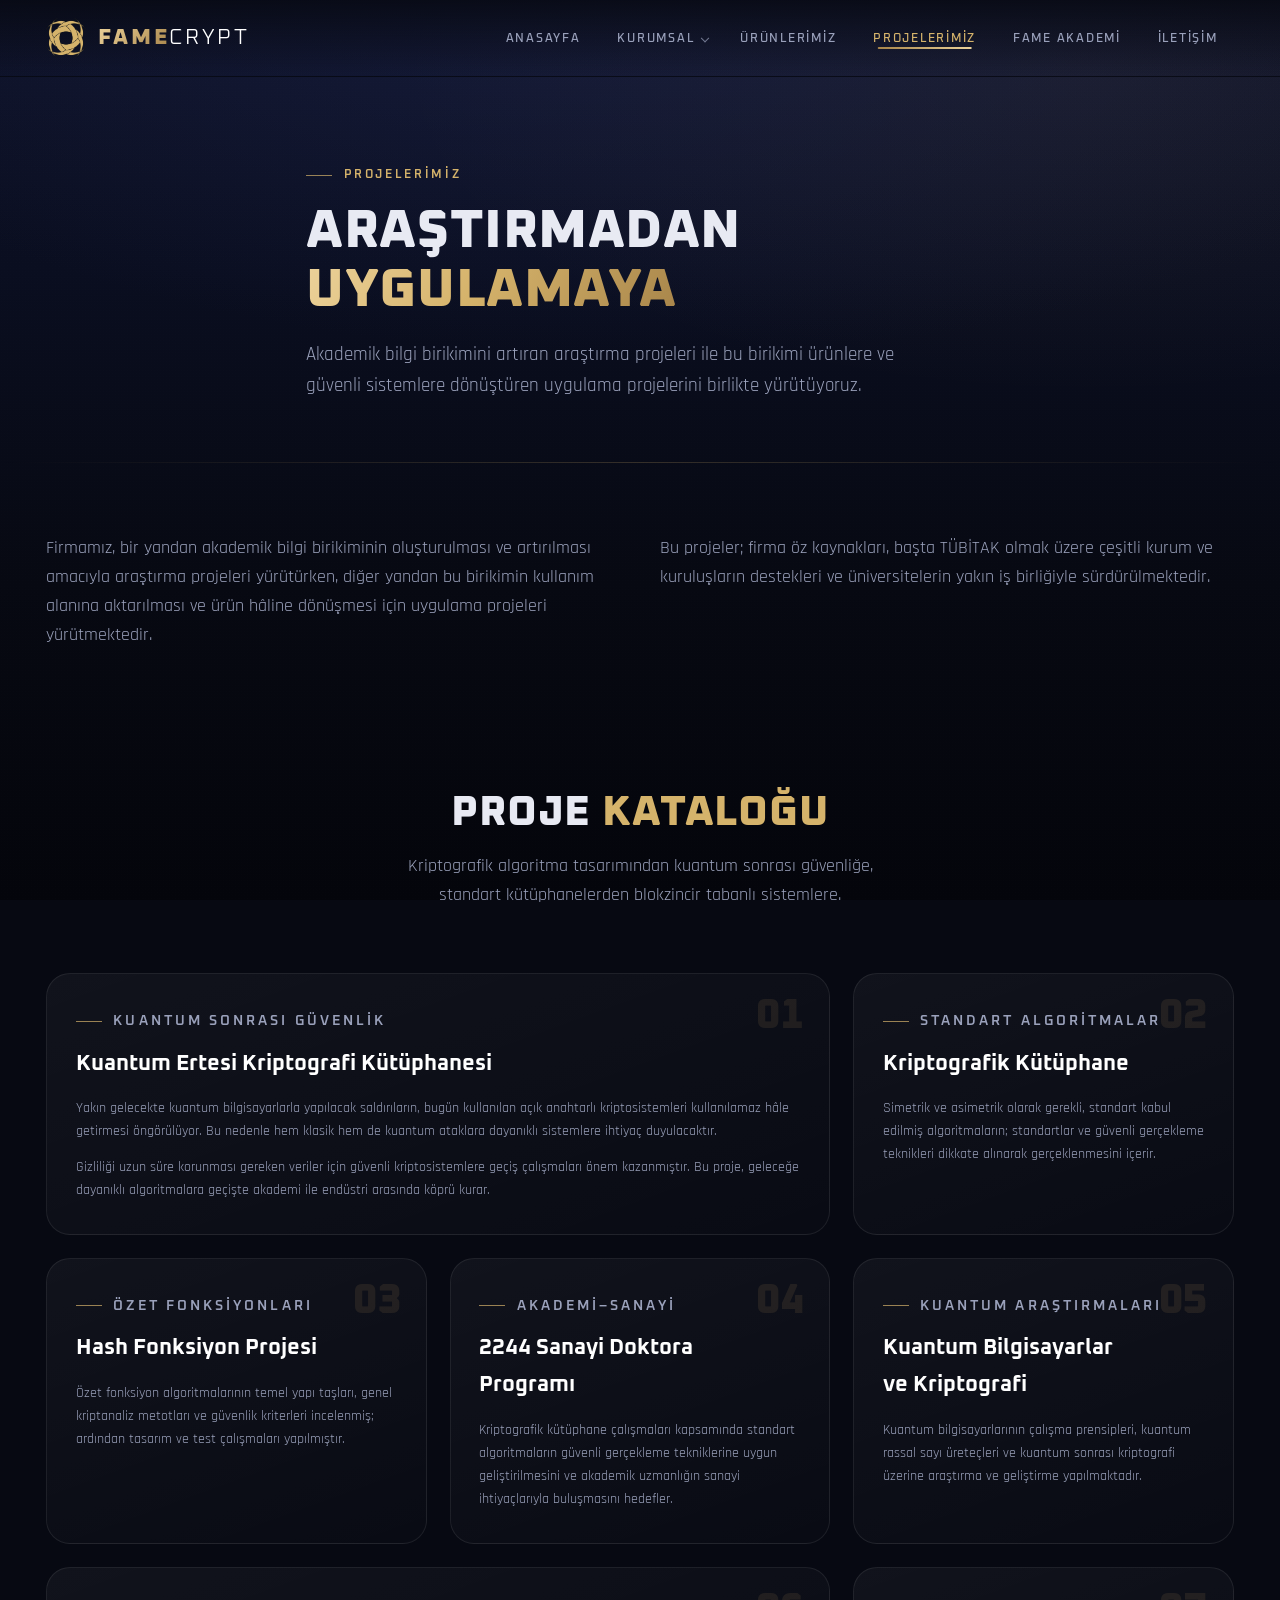
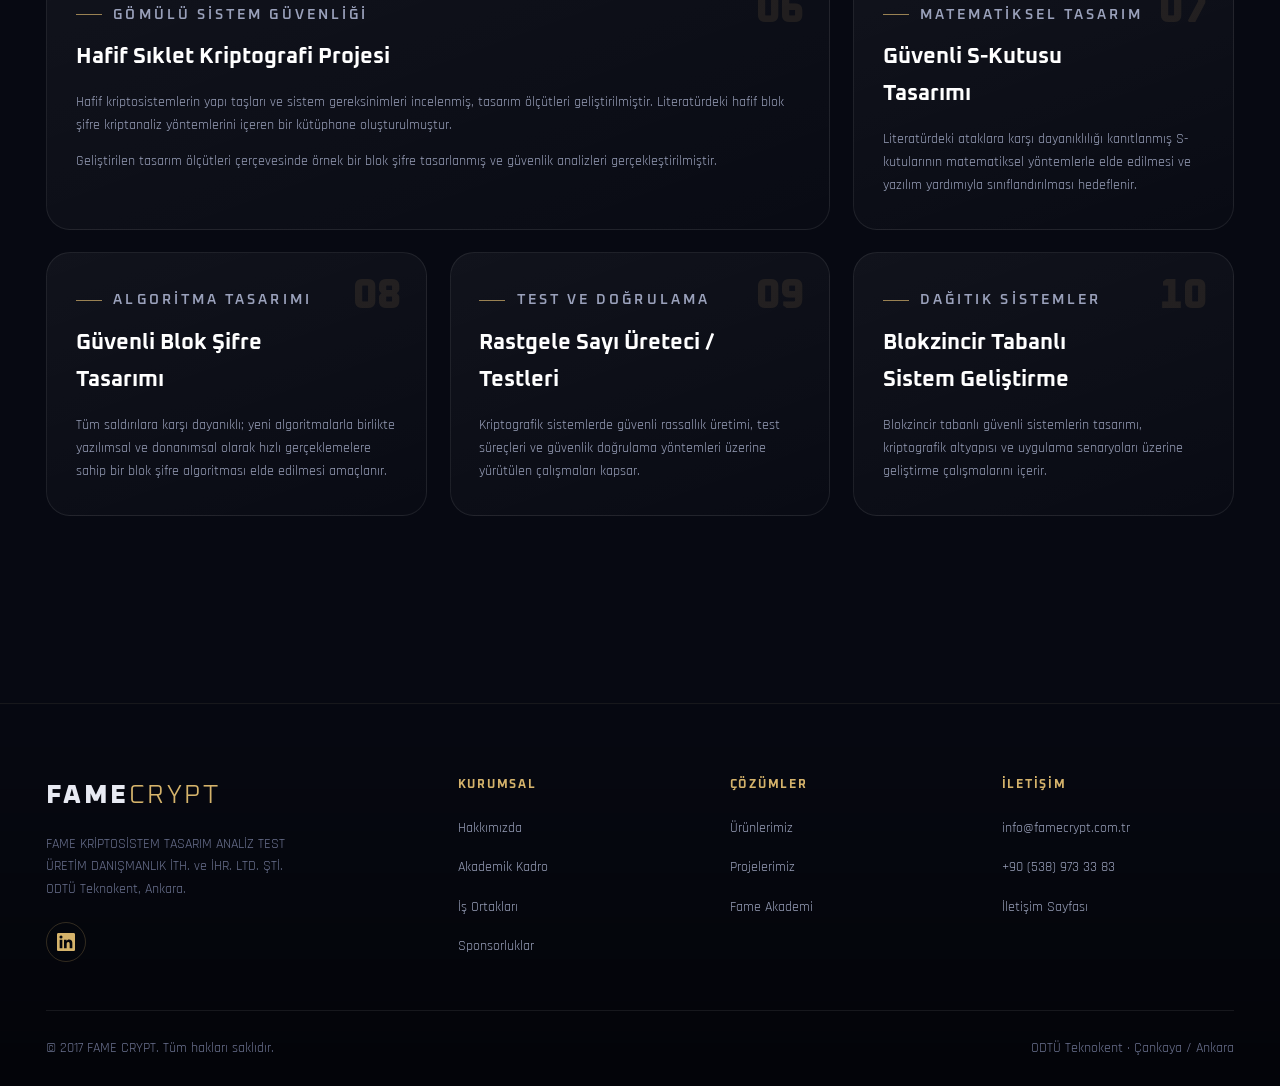
<file: fame-cr-v2/projeler.html>
<!DOCTYPE html>
<html lang="tr">
  <head>
    <meta charset="UTF-8" />
    <meta name="viewport" content="width=device-width, initial-scale=1.0" />
    <title>Projelerimiz — FAME CRYPT</title>
    <meta name="description" content="FameCrypt araştırma ve uygulama projeleri: kuantum sonrası kriptografi, hash fonksiyonları, hafif sıklet kriptografi, blok şifre tasarımı ve blokzincir sistemleri." />
    <link rel="icon" href="assets/images/brand/favicon.png" />
    <link rel="preconnect" href="https://fonts.googleapis.com" />
    <link rel="preconnect" href="https://fonts.gstatic.com" crossorigin />
    <link href="https://fonts.googleapis.com/css2?family=Oxanium:wght@400;500;600;700;800&family=Rajdhani:wght@400;500;600;700&display=swap" rel="stylesheet" />
    <link rel="stylesheet" href="styles/theme.css" />
    <link rel="stylesheet" href="styles/components.css" />
    <link rel="stylesheet" href="styles/pages.css" />
    <script>document.documentElement.classList.add("js");</script>
  </head>
  <body>
    <a class="skip-link" href="#main">İçeriğe geç</a>
    <header class="site-header">
      <div class="container">
        <nav class="nav" aria-label="Ana menü">
          <a class="brand" href="index.html" aria-label="FAME CRYPT ana sayfa">
            <img class="brand__mark" src="assets/images/brand/prism-mark.png" alt="" width="40" height="40" />
            <span class="brand__name"><span class="fame">FAME</span><span class="crypt">CRYPT</span></span>
          </a>
          <ul class="nav__menu" id="navMenu">
            <li><a class="nav__link" href="index.html">Anasayfa</a></li>
            <li class="nav__item nav__item--has-dropdown">
              <a class="nav__link nav__link--dropdown" href="kurumsal.html">Kurumsal</a>
              <ul class="nav__dropdown" aria-label="Kurumsal bölümler">
                <li><a href="kurumsal.html#hakkimizda">Hakkımızda</a></li>
                <li><a href="kurumsal.html#akademi">Akademik Kadro</a></li>
                <li><a href="kurumsal.html#ortaklar">İş Ortakları</a></li>
                <li><a href="kurumsal.html#sponsorluklar">Etkinlikler</a></li>
              </ul>
            </li>
            <li><a class="nav__link" href="urunler.html">Ürünlerimiz</a></li>
            <li><a class="nav__link" href="projeler.html" aria-current="page">Projelerimiz</a></li>
            <li><a class="nav__link" href="akademi.html">Fame Akademi</a></li>
            <li><a class="nav__link" href="iletisim.html">İletişim</a></li>
          </ul>
          <button class="nav__toggle" aria-label="Menü" aria-expanded="false" aria-controls="navMenu">
            <span></span><span></span><span></span>
          </button>
        </nav>
      </div>
    </header>
    <main id="main">
      <section class="page-hero">
        <div class="container page-hero__inner reveal">
          <p class="eyebrow">PROJELERİMİZ</p>
          <h1>Araştırmadan<br /><span class="gradient-text">Uygulamaya</span></h1>
          <p class="page-hero__lead">
            Akademik bilgi birikimini artıran araştırma projeleri ile bu birikimi
            ürünlere ve güvenli sistemlere dönüştüren uygulama projelerini birlikte
            yürütüyoruz.
          </p>
        </div>
      </section>

      <section class="section section--tight">
        <div class="container prose-band reveal">
          <p>Firmamız, bir yandan akademik bilgi birikiminin oluşturulması ve artırılması amacıyla araştırma projeleri yürütürken, diğer yandan bu birikimin kullanım alanına aktarılması ve ürün hâline dönüşmesi için uygulama projeleri yürütmektedir.</p>
          <p>Bu projeler; firma öz kaynakları, başta TÜBİTAK olmak üzere çeşitli kurum ve kuruluşların destekleri ve üniversitelerin yakın iş birliğiyle sürdürülmektedir.</p>
        </div>
      </section>

      <section class="section section--tight" aria-labelledby="projects-title">
        <div class="container">
          <div class="section-head reveal">
            <h2 class="section-title" id="projects-title">Proje <span class="accent">Kataloğu</span></h2>
            <p class="section-intro">Kriptografik algoritma tasarımından kuantum sonrası güvenliğe, standart kütüphanelerden blokzincir tabanlı sistemlere.</p>
          </div>
          <div class="projects-grid">
            <article class="project-card project-card--wide reveal">
              <span class="project-card__index">01</span>
              <p class="eyebrow">KUANTUM SONRASI GÜVENLİK</p>
              <h3>Kuantum Ertesi Kriptografi Kütüphanesi</h3>
              <p>Yakın gelecekte kuantum bilgisayarlarla yapılacak saldırıların, bugün kullanılan açık anahtarlı kriptosistemleri kullanılamaz hâle getirmesi öngörülüyor. Bu nedenle hem klasik hem de kuantum ataklara dayanıklı sistemlere ihtiyaç duyulacaktır.</p>
              <p>Gizliliği uzun süre korunması gereken veriler için güvenli kriptosistemlere geçiş çalışmaları önem kazanmıştır. Bu proje, geleceğe dayanıklı algoritmalara geçişte akademi ile endüstri arasında köprü kurar.</p>
            </article>
            <article class="project-card reveal">
              <span class="project-card__index">02</span>
              <p class="eyebrow">STANDART ALGORİTMALAR</p>
              <h3>Kriptografik Kütüphane</h3>
              <p>Simetrik ve asimetrik olarak gerekli, standart kabul edilmiş algoritmaların; standartlar ve güvenli gerçekleme teknikleri dikkate alınarak gerçeklenmesini içerir.</p>
            </article>
            <article class="project-card reveal">
              <span class="project-card__index">03</span>
              <p class="eyebrow">ÖZET FONKSİYONLARI</p>
              <h3>Hash Fonksiyon Projesi</h3>
              <p>Özet fonksiyon algoritmalarının temel yapı taşları, genel kriptanaliz metotları ve güvenlik kriterleri incelenmiş; ardından tasarım ve test çalışmaları yapılmıştır.</p>
            </article>
            <article class="project-card reveal">
              <span class="project-card__index">04</span>
              <p class="eyebrow">AKADEMİ–SANAYİ</p>
              <h3>2244 Sanayi Doktora Programı</h3>
              <p>Kriptografik kütüphane çalışmaları kapsamında standart algoritmaların güvenli gerçekleme tekniklerine uygun geliştirilmesini ve akademik uzmanlığın sanayi ihtiyaçlarıyla buluşmasını hedefler.</p>
            </article>
            <article class="project-card reveal">
              <span class="project-card__index">05</span>
              <p class="eyebrow">KUANTUM ARAŞTIRMALARI</p>
              <h3>Kuantum Bilgisayarlar ve Kriptografi</h3>
              <p>Kuantum bilgisayarlarının çalışma prensipleri, kuantum rassal sayı üreteçleri ve kuantum sonrası kriptografi üzerine araştırma ve geliştirme yapılmaktadır.</p>
            </article>
            <article class="project-card project-card--wide reveal">
              <span class="project-card__index">06</span>
              <p class="eyebrow">GÖMÜLÜ SİSTEM GÜVENLİĞİ</p>
              <h3>Hafif Sıklet Kriptografi Projesi</h3>
              <p>Hafif kriptosistemlerin yapı taşları ve sistem gereksinimleri incelenmiş, tasarım ölçütleri geliştirilmiştir. Literatürdeki hafif blok şifre kriptanaliz yöntemlerini içeren bir kütüphane oluşturulmuştur.</p>
              <p>Geliştirilen tasarım ölçütleri çerçevesinde örnek bir blok şifre tasarlanmış ve güvenlik analizleri gerçekleştirilmiştir.</p>
            </article>
            <article class="project-card reveal">
              <span class="project-card__index">07</span>
              <p class="eyebrow">MATEMATİKSEL TASARIM</p>
              <h3>Güvenli S-Kutusu Tasarımı</h3>
              <p>Literatürdeki ataklara karşı dayanıklılığı kanıtlanmış S-kutularının matematiksel yöntemlerle elde edilmesi ve yazılım yardımıyla sınıflandırılması hedeflenir.</p>
            </article>
            <article class="project-card reveal">
              <span class="project-card__index">08</span>
              <p class="eyebrow">ALGORİTMA TASARIMI</p>
              <h3>Güvenli Blok Şifre Tasarımı</h3>
              <p>Tüm saldırılara karşı dayanıklı; yeni algoritmalarla birlikte yazılımsal ve donanımsal olarak hızlı gerçeklemelere sahip bir blok şifre algoritması elde edilmesi amaçlanır.</p>
            </article>
            <article class="project-card reveal">
              <span class="project-card__index">09</span>
              <p class="eyebrow">TEST VE DOĞRULAMA</p>
              <h3>Rastgele Sayı Üreteci / Testleri</h3>
              <p>Kriptografik sistemlerde güvenli rassallık üretimi, test süreçleri ve güvenlik doğrulama yöntemleri üzerine yürütülen çalışmaları kapsar.</p>
            </article>
            <article class="project-card reveal">
              <span class="project-card__index">10</span>
              <p class="eyebrow">DAĞITIK SİSTEMLER</p>
              <h3>Blokzincir Tabanlı Sistem Geliştirme</h3>
              <p>Blokzincir tabanlı güvenli sistemlerin tasarımı, kriptografik altyapısı ve uygulama senaryoları üzerine geliştirme çalışmalarını içerir.</p>
            </article>
          </div>
        </div>
      </section>
    </main>
    <footer class="site-footer">
      <div class="container">
        <div class="footer__grid">
          <div class="footer__col">
            <p class="footer__brand-name"><span>FAME</span><span class="crypt">CRYPT</span></p>
            <p class="footer__desc">FAME KRİPTOSİSTEM TASARIM ANALİZ TEST ÜRETİM DANIŞMANLIK İTH. ve İHR. LTD. ŞTİ. ODTÜ Teknokent, Ankara.</p>
            <div class="footer__social">
              <a href="https://tr.linkedin.com/company/famecrypt" target="_blank" rel="noopener noreferrer" aria-label="LinkedIn">
                <svg viewBox="0 0 24 24" width="18" height="18" fill="currentColor"><path d="M20.45 20.45h-3.55v-5.57c0-1.33-.03-3.04-1.85-3.04-1.86 0-2.14 1.45-2.14 2.94v5.67H9.35V9h3.41v1.56h.05c.48-.9 1.64-1.85 3.37-1.85 3.6 0 4.27 2.37 4.27 5.46v6.28zM5.34 7.43a2.06 2.06 0 1 1 0-4.12 2.06 2.06 0 0 1 0 4.12zM7.12 20.45H3.56V9h3.56v11.45zM22.22 0H1.77C.8 0 0 .77 0 1.73v20.54C0 23.22.8 24 1.77 24h20.45c.98 0 1.78-.78 1.78-1.73V1.73C24 .77 23.2 0 22.22 0z"/></svg>
              </a>
            </div>
          </div>
          <div class="footer__col"><h4>Kurumsal</h4><ul>
            <li><a href="kurumsal.html">Hakkımızda</a></li>
            <li><a href="kurumsal.html#akademi">Akademik Kadro</a></li>
            <li><a href="kurumsal.html#ortaklar">İş Ortakları</a></li>
            <li><a href="kurumsal.html#sponsorluklar">Sponsorluklar</a></li>
          </ul></div>
          <div class="footer__col"><h4>Çözümler</h4><ul>
            <li><a href="urunler.html">Ürünlerimiz</a></li>
            <li><a href="projeler.html">Projelerimiz</a></li>
            <li><a href="akademi.html">Fame Akademi</a></li>
          </ul></div>
          <div class="footer__col"><h4>İletişim</h4><ul>
            <li><a href="mailto:info@famecrypt.com.tr">info@famecrypt.com.tr</a></li>
            <li><a href="tel:+905389733383">+90 (538) 973 33 83</a></li>
            <li><a href="iletisim.html">İletişim Sayfası</a></li>
          </ul></div>
        </div>
        <div class="footer__bottom">
          <span>© 2017 FAME CRYPT. Tüm hakları saklıdır.</span>
          <span>ODTÜ Teknokent · Çankaya / Ankara</span>
        </div>
      </div>
    </footer>

    <script src="scripts/main.js"></script>
  </body>
</html>
</file>
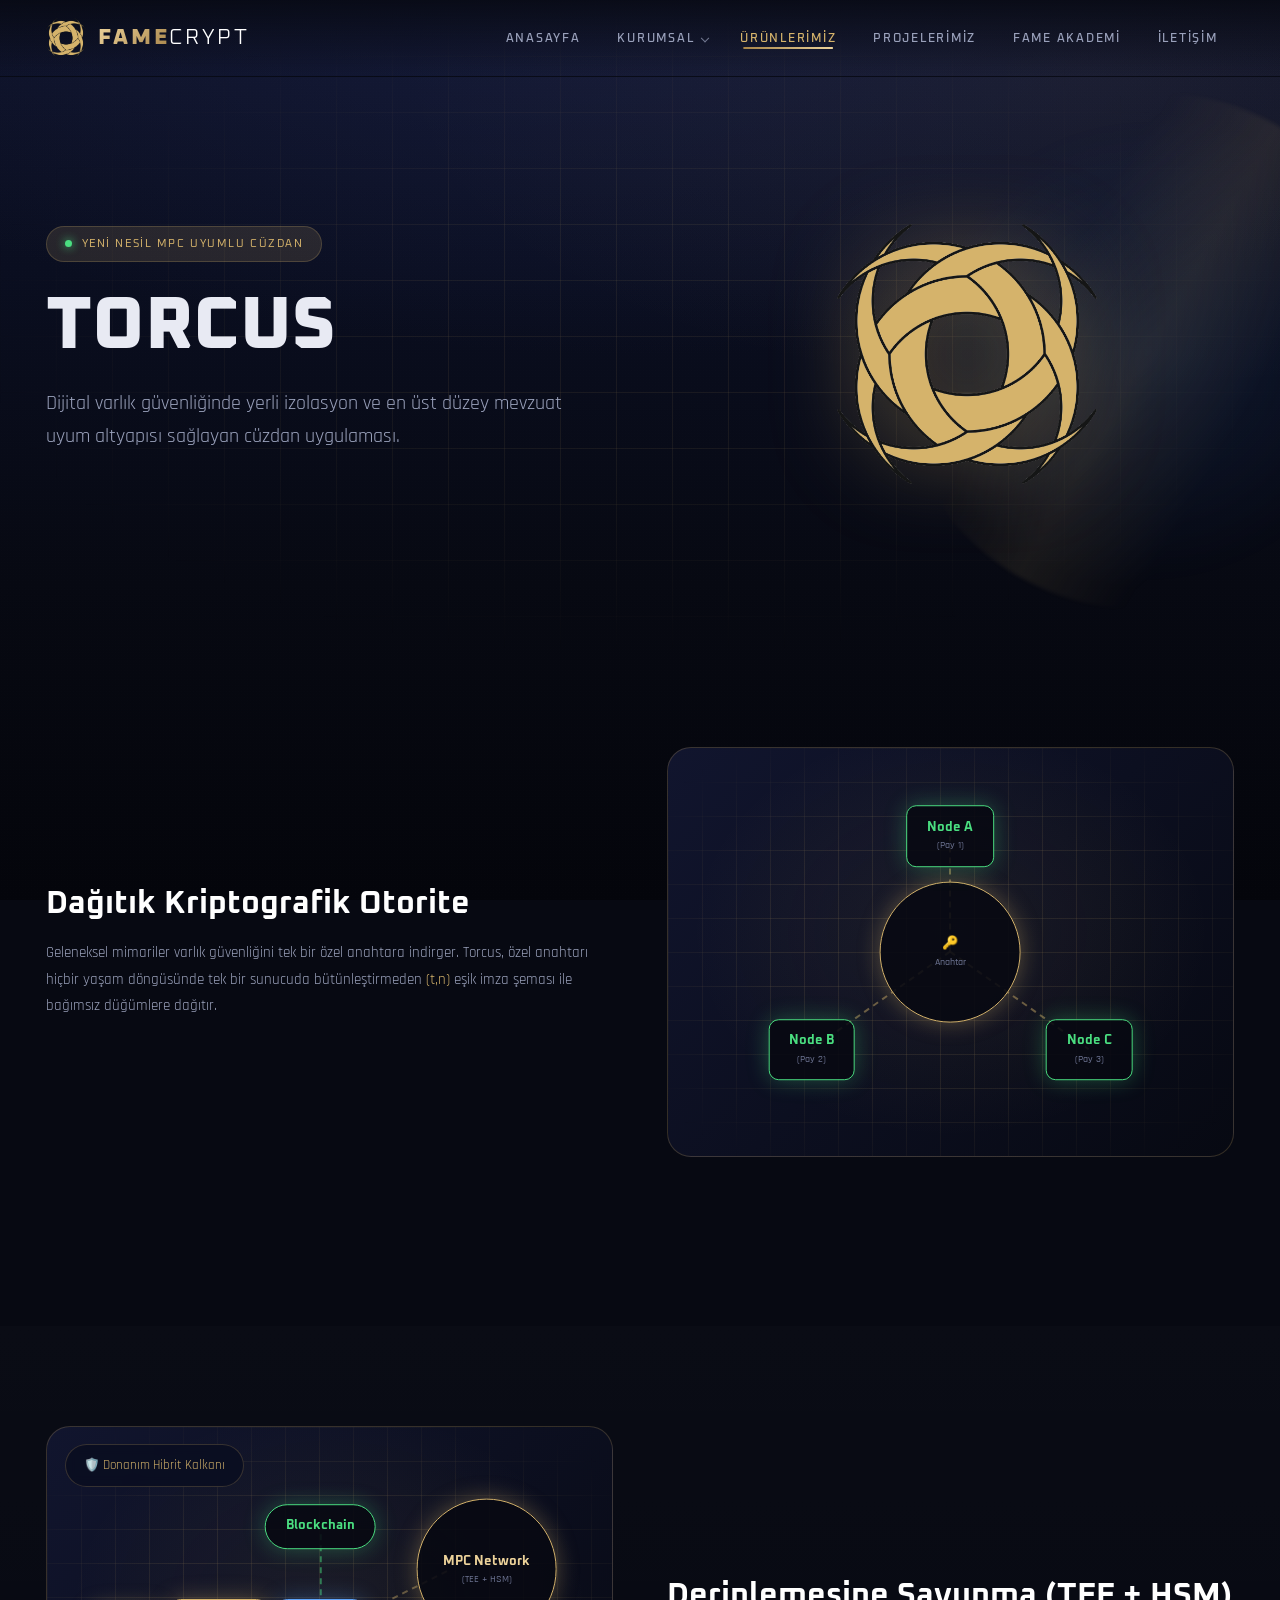
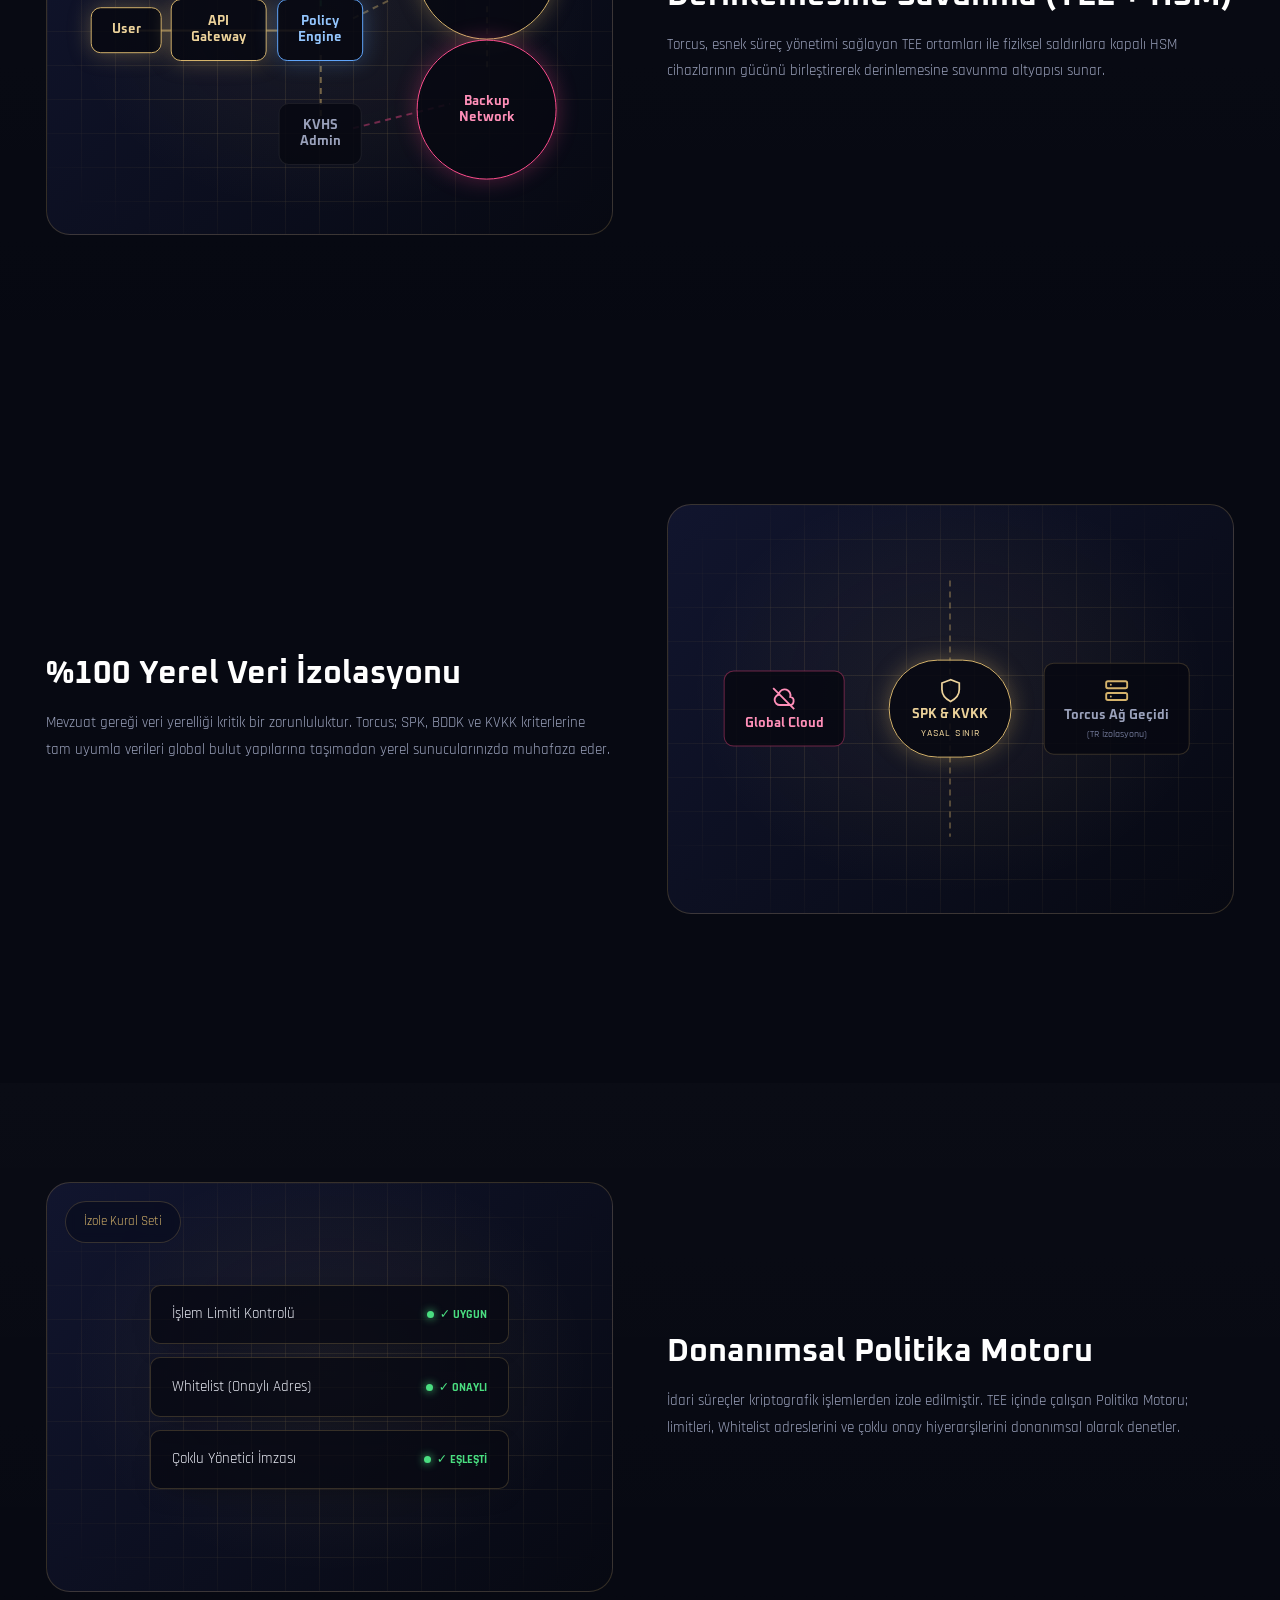
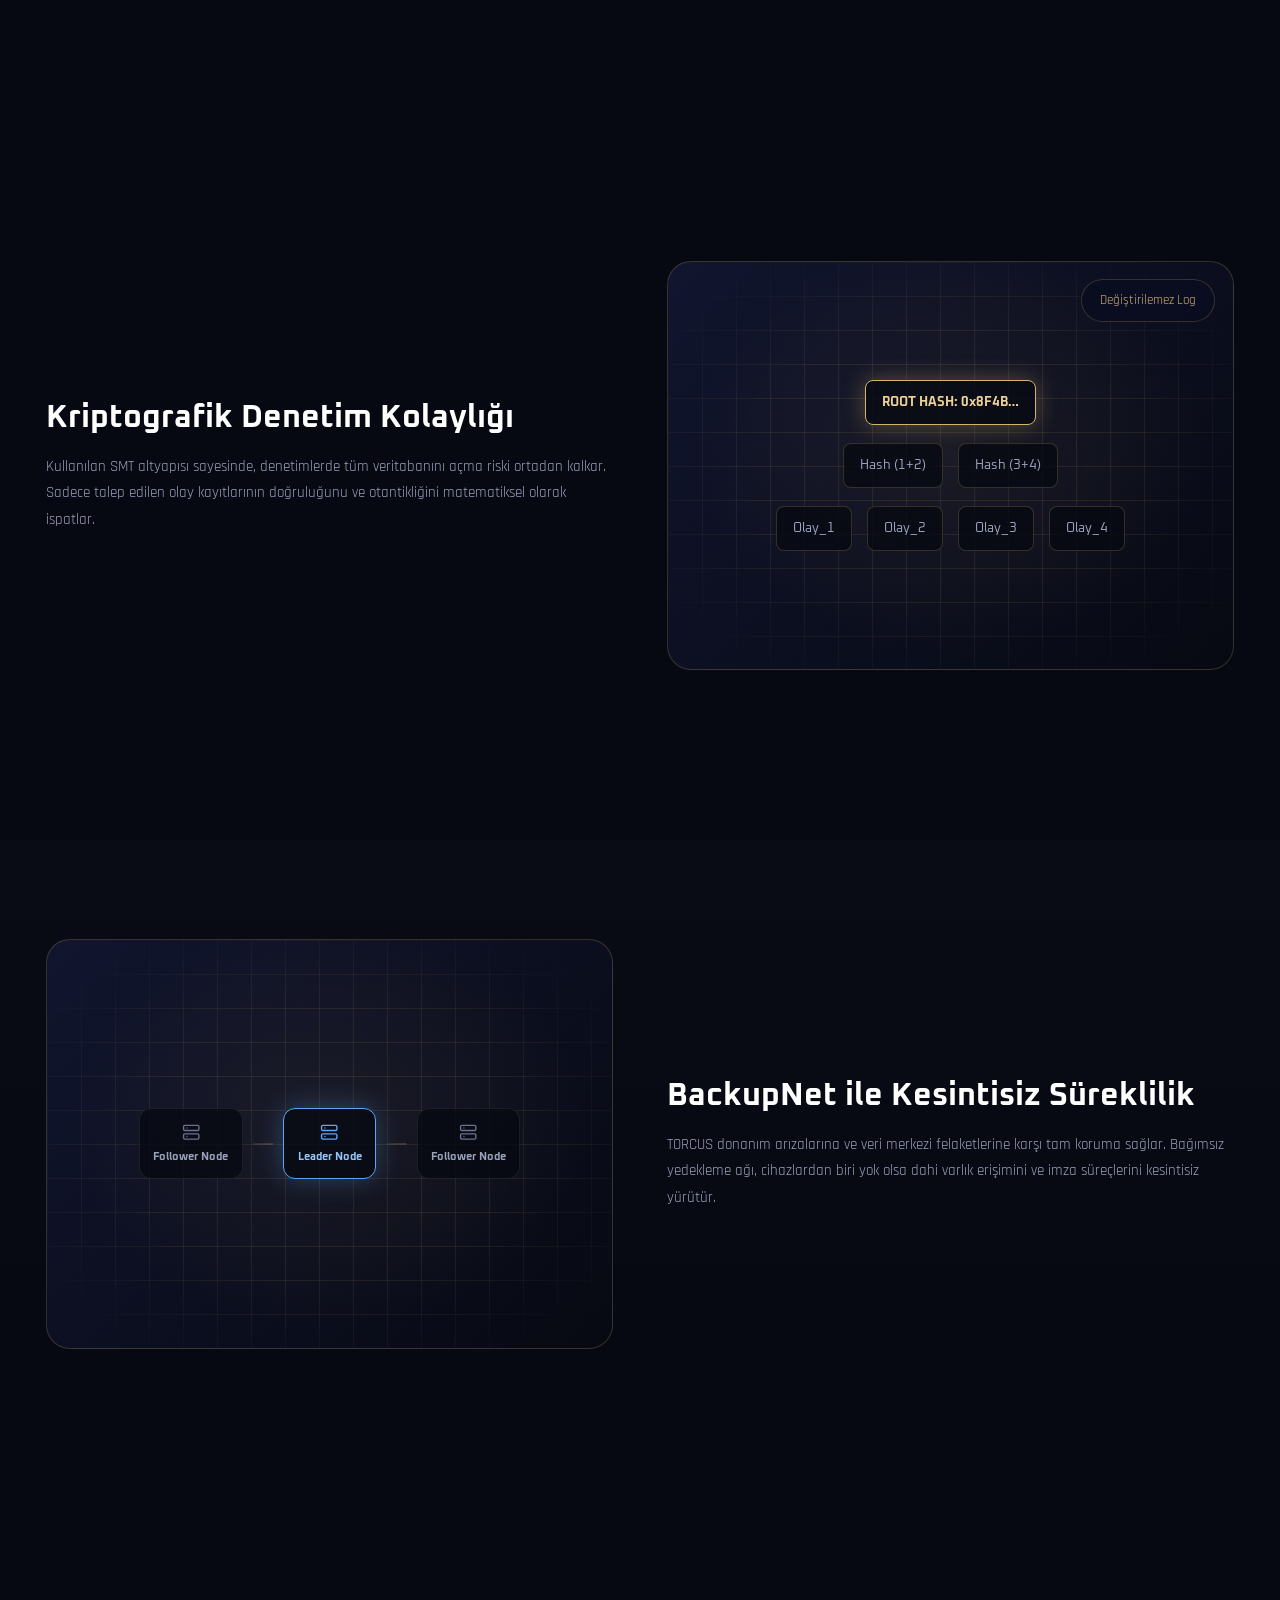
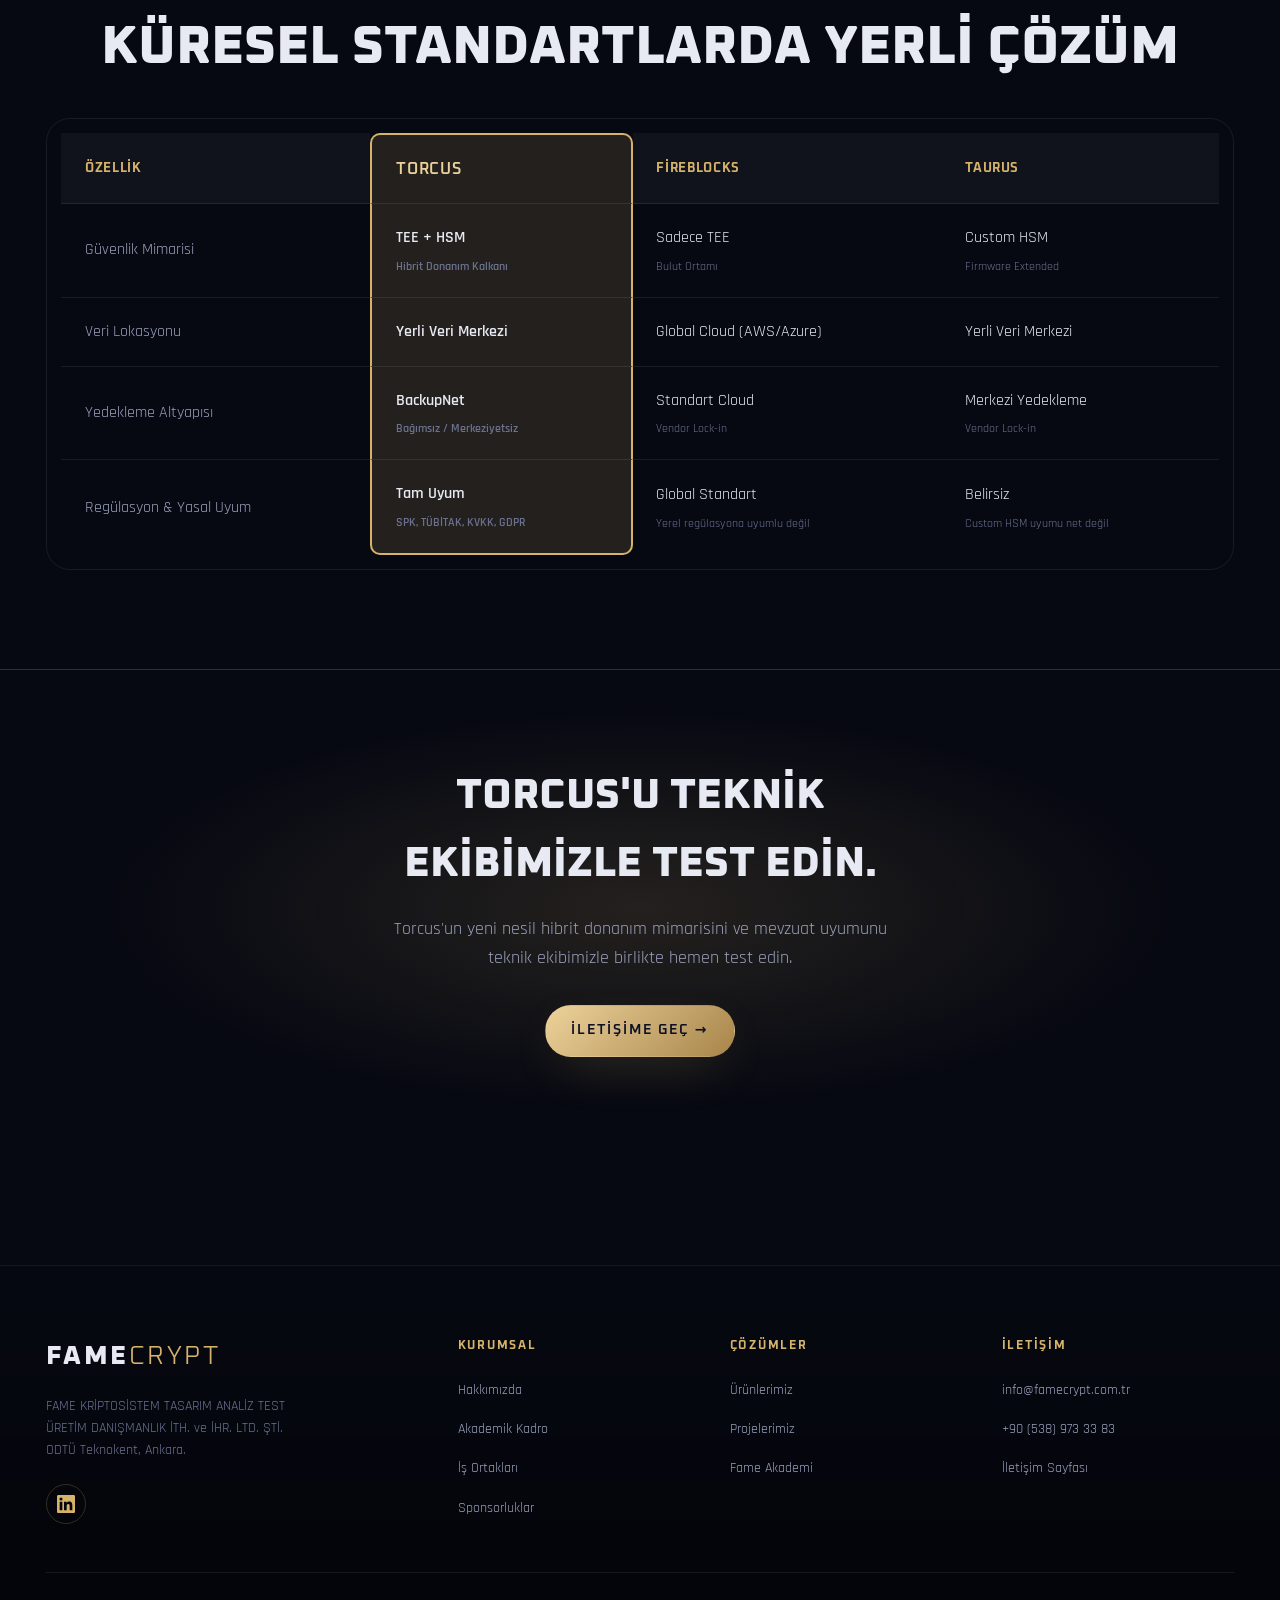
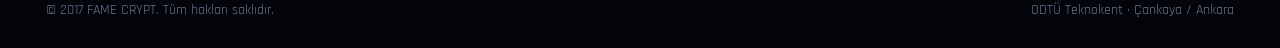
<file: fame-cr-v2/torcus.html>
<!DOCTYPE html>
<html lang="tr">
  <head>
    <meta charset="UTF-8" />
    <meta name="viewport" content="width=device-width, initial-scale=1.0" />
    <title>TORCUS — FAME CRYPT</title>
    <meta name="description" content="TORCUS: dijital varlık güvenliğinde yerli izolasyon ve en üst düzey mevzuat uyum altyapısı sağlayan MPC tabanlı kurumsal cüzdan uygulaması." />
    <link rel="icon" href="assets/images/brand/favicon.png" />
    <link rel="preconnect" href="https://fonts.googleapis.com" />
    <link rel="preconnect" href="https://fonts.gstatic.com" crossorigin />
    <link href="https://fonts.googleapis.com/css2?family=Oxanium:wght@400;500;600;700;800&family=Rajdhani:wght@400;500;600;700&display=swap" rel="stylesheet" />
    <link rel="stylesheet" href="styles/theme.css" />
    <link rel="stylesheet" href="styles/components.css" />
    <link rel="stylesheet" href="styles/pages.css" />
    <link rel="stylesheet" href="styles/product-showcase.css?v=20260701-mobile" />
    <script>document.documentElement.classList.add("js");</script>
  </head>
  <body>
    <a class="skip-link" href="#main">İçeriğe geç</a>
    <header class="site-header">
      <div class="container">
        <nav class="nav" aria-label="Ana menü">
          <a class="brand" href="index.html" aria-label="FAME CRYPT ana sayfa">
            <img class="brand__mark" src="assets/images/brand/prism-mark.png" alt="" width="40" height="40" />
            <span class="brand__name"><span class="fame">FAME</span><span class="crypt">CRYPT</span></span>
          </a>
          <ul class="nav__menu" id="navMenu">
            <li><a class="nav__link" href="index.html">Anasayfa</a></li>
            <li class="nav__item nav__item--has-dropdown">
              <a class="nav__link nav__link--dropdown" href="kurumsal.html">Kurumsal</a>
              <ul class="nav__dropdown" aria-label="Kurumsal bölümler">
                <li><a href="kurumsal.html#hakkimizda">Hakkımızda</a></li>
                <li><a href="kurumsal.html#akademi">Akademik Kadro</a></li>
                <li><a href="kurumsal.html#ortaklar">İş Ortakları</a></li>
                <li><a href="kurumsal.html#sponsorluklar">Etkinlikler</a></li>
              </ul>
            </li>
            <li><a class="nav__link" href="urunler.html" aria-current="page">Ürünlerimiz</a></li>
            <li><a class="nav__link" href="projeler.html">Projelerimiz</a></li>
            <li><a class="nav__link" href="akademi.html">Fame Akademi</a></li>
            <li><a class="nav__link" href="iletisim.html">İletişim</a></li>
          </ul>
          <button class="nav__toggle" aria-label="Menü" aria-expanded="false" aria-controls="navMenu">
            <span></span><span></span><span></span>
          </button>
        </nav>
      </div>
    </header>

    <main id="main">
      <!-- ============================= HERO ============================= -->
      <section class="ps-hero" id="hero" style="min-height:72vh">
        <div class="container ps-hero__grid">
          <div class="reveal">
            <span class="ps-badge"><span class="dot"></span>Yeni Nesil MPC Uyumlu Cüzdan</span>
            <h1 class="ps-hero__title" style="font-size:clamp(2.6rem,1.6rem+4vw,5rem)">TORCUS</h1>
            <p class="ps-hero__lead" style="font-size:1.25rem">
              Dijital varlık güvenliğinde yerli izolasyon ve en üst düzey mevzuat uyum
              altyapısı sağlayan cüzdan uygulaması.
            </p>
          </div>
          <div class="reveal" style="display:grid;place-items:center">
            <img src="assets/images/products/torcus-mark.png" alt="Torcus" style="width:min(70%,260px);filter:drop-shadow(0 0 40px rgba(213,179,107,0.3))" />
          </div>
        </div>
      </section>

      <!-- ===================== TSS · DAĞITIK KRİPTOGRAFİK OTORİTE ===================== -->
      <section class="ps-section" id="tss">
        <div class="container">
          <div class="ps-tech-row" style="border-bottom:none;padding-top:0">
            <div class="reveal">
              <h2>Dağıtık Kriptografik Otorite</h2>
              <p>
                Geleneksel mimariler varlık güvenliğini tek bir özel anahtara indirger.
                Torcus, özel anahtarı hiçbir yaşam döngüsünde tek bir sunucuda
                bütünleştirmeden <em>(t,n)</em> eşik imza şeması ile bağımsız düğümlere
                dağıtır.
              </p>
            </div>
            <div class="ps-tech-visual reveal">
              <div class="ps-diagram">
                <svg class="ps-diagram-lines" aria-hidden="true">
                  <line x1="50%" y1="50%" x2="50%" y2="12%" stroke="rgba(213,179,107,0.45)" stroke-width="2" />
                  <line x1="50%" y1="50%" x2="20%" y2="82%" stroke="rgba(213,179,107,0.45)" stroke-width="2" />
                  <line x1="50%" y1="50%" x2="80%" y2="82%" stroke="rgba(213,179,107,0.45)" stroke-width="2" />
                </svg>
                <span class="ps-dnode ps-dnode--gold ps-dnode--circle ps-dnode--lg" style="left:50%;top:50%">🔑<small>Anahtar</small></span>
                <span class="ps-dnode ps-dnode--green" style="left:50%;top:12%">Node A<small>(Pay 1)</small></span>
                <span class="ps-dnode ps-dnode--green" style="left:20%;top:82%">Node B<small>(Pay 2)</small></span>
                <span class="ps-dnode ps-dnode--green" style="left:80%;top:82%">Node C<small>(Pay 3)</small></span>
              </div>
            </div>
          </div>
        </div>
      </section>

      <!-- ===================== HİBRİT · TEE + HSM ===================== -->
      <section class="ps-section ps-section--alt" id="hibrit">
        <div class="container">
          <div class="ps-tech-row ps-tech-row--reverse" style="border-bottom:none;padding-top:0">
            <div class="reveal">
              <h2>Derinlemesine Savunma (TEE + HSM)</h2>
              <p>
                Torcus, esnek süreç yönetimi sağlayan TEE ortamları ile fiziksel saldırılara
                kapalı HSM cihazlarının gücünü birleştirerek derinlemesine savunma altyapısı
                sunar.
              </p>
            </div>
            <div class="ps-tech-visual reveal">
              <span class="ps-diagram-chip ps-chip">🛡️ Donanım Hibrit Kalkanı</span>
              <div class="ps-diagram">
                <svg class="ps-diagram-lines" aria-hidden="true">
                  <line class="ps-line-solid" x1="6%" y1="50%" x2="26%" y2="50%" stroke="rgba(213,179,107,0.6)" stroke-width="2" />
                  <line class="ps-line-solid" x1="26%" y1="50%" x2="48%" y2="50%" stroke="rgba(213,179,107,0.6)" stroke-width="2" />
                  <line x1="48%" y1="42%" x2="48%" y2="18%" stroke="rgba(74,222,128,0.5)" stroke-width="2" />
                  <line x1="48%" y1="58%" x2="48%" y2="82%" stroke="rgba(213,179,107,0.5)" stroke-width="2" />
                  <line x1="55%" y1="46%" x2="76%" y2="30%" stroke="rgba(213,179,107,0.4)" stroke-width="2" />
                  <line x1="55%" y1="82%" x2="76%" y2="74%" stroke="rgba(255,77,141,0.4)" stroke-width="2" />
                  <line x1="84%" y1="42%" x2="84%" y2="62%" stroke="rgba(213,179,107,0.4)" stroke-width="2" />
                </svg>
                <span class="ps-dnode ps-dnode--gold" style="left:6%;top:50%">User</span>
                <span class="ps-dnode ps-dnode--gold" style="left:26%;top:50%">API<br />Gateway</span>
                <span class="ps-dnode ps-dnode--blue" style="left:48%;top:50%">Policy<br />Engine</span>
                <span class="ps-dnode ps-dnode--green ps-dnode--pill" style="left:48%;top:16%">Blockchain</span>
                <span class="ps-dnode ps-dnode--gold ps-dnode--circle ps-dnode--lg" style="left:84%;top:30%">MPC Network<small>(TEE + HSM)</small></span>
                <span class="ps-dnode ps-dnode--pink ps-dnode--circle ps-dnode--lg" style="left:84%;top:76%">Backup<br />Network</span>
                <span class="ps-dnode ps-dnode--gray" style="left:48%;top:84%">KVHS<br />Admin</span>
              </div>
            </div>
          </div>
        </div>
      </section>

      <!-- ===================== İZOLASYON · %100 YEREL VERİ ===================== -->
      <section class="ps-section" id="izolasyon">
        <div class="container">
          <div class="ps-tech-row" style="border-bottom:none;padding-top:0">
            <div class="reveal">
              <h2>%100 Yerel Veri İzolasyonu</h2>
              <p>
                Mevzuat gereği veri yerelliği kritik bir zorunluluktur. Torcus; SPK, BDDK ve
                KVKK kriterlerine tam uyumla verileri global bulut yapılarına taşımadan yerel
                sunucularınızda muhafaza eder.
              </p>
            </div>
            <div class="ps-tech-visual reveal">
              <div class="ps-diagram">
                <svg class="ps-diagram-lines" aria-hidden="true">
                  <line x1="50%" y1="8%" x2="50%" y2="92%" stroke="rgba(213,179,107,0.35)" stroke-width="2" />
                </svg>
                <div class="ps-dnode ps-dnode--gray" style="left:14%;top:50%;border-color:rgba(255,77,141,0.4)">
                  <svg width="28" height="28" viewBox="0 0 24 24" fill="none" stroke="#ff8fb8" stroke-width="1.6" aria-hidden="true"><path d="M3 3l18 18M8.5 8.5A4.5 4.5 0 0 0 9 17.5h8a3.5 3.5 0 0 0 .62-6.95A5 5 0 0 0 8.04 7.6" /></svg>
                  <span style="color:#ff8fb8">Global Cloud</span>
                </div>
                <div class="ps-dnode ps-dnode--gold ps-dnode--pill" style="left:50%;top:50%;padding:1.1rem 1.4rem">
                  <svg width="26" height="26" viewBox="0 0 24 24" fill="none" stroke="currentColor" stroke-width="1.6" aria-hidden="true"><path d="M12 2 4 5v6c0 5 3.4 8.7 8 11 4.6-2.3 8-6 8-11V5l-8-3z" /></svg>
                  <span>SPK &amp; KVKK</span>
                  <small style="color:var(--gold-bright);letter-spacing:.08em;text-transform:uppercase">Yasal Sınır</small>
                </div>
                <div class="ps-dnode ps-dnode--gray" style="left:86%;top:50%;border-color:var(--gold-line)">
                  <svg width="28" height="28" viewBox="0 0 24 24" fill="none" stroke="var(--gold)" stroke-width="1.6" aria-hidden="true"><rect x="3" y="4" width="18" height="6" rx="1.5" /><rect x="3" y="14" width="18" height="6" rx="1.5" /><circle cx="7" cy="7" r="0.8" fill="var(--gold)" stroke="none" /><circle cx="7" cy="17" r="0.8" fill="var(--gold)" stroke="none" /></svg>
                  <span>Torcus Ağ Geçidi</span>
                  <small>(TR İzolasyonu)</small>
                </div>
              </div>
            </div>
          </div>
        </div>
      </section>

      <!-- ===================== POLİTİKA · DONANIMSAL MOTOR ===================== -->
      <section class="ps-section ps-section--alt" id="politika">
        <div class="container">
          <div class="ps-tech-row ps-tech-row--reverse" style="border-bottom:none;padding-top:0">
            <div class="reveal">
              <h2>Donanımsal Politika Motoru</h2>
              <p>
                İdari süreçler kriptografik işlemlerden izole edilmiştir. TEE içinde çalışan
                Politika Motoru; limitleri, Whitelist adreslerini ve çoklu onay
                hiyerarşilerini donanımsal olarak denetler.
              </p>
            </div>
            <div class="ps-tech-visual reveal">
              <span class="ps-diagram-chip ps-chip">İzole Kural Seti</span>
              <div class="ps-policy-list">
                <div class="ps-policy-item"><span>İşlem Limiti Kontrolü</span><span class="ps-policy-status">✓ UYGUN</span></div>
                <div class="ps-policy-item"><span>Whitelist (Onaylı Adres)</span><span class="ps-policy-status">✓ ONAYLI</span></div>
                <div class="ps-policy-item"><span>Çoklu Yönetici İmzası</span><span class="ps-policy-status">✓ EŞLEŞTİ</span></div>
              </div>
            </div>
          </div>
        </div>
      </section>

      <!-- ===================== İSPAT · SMT KANIT AĞACI ===================== -->
      <section class="ps-section" id="ispat">
        <div class="container">
          <div class="ps-tech-row" style="border-bottom:none;padding-top:0">
            <div class="reveal">
              <h2>Kriptografik Denetim Kolaylığı</h2>
              <p>
                Kullanılan SMT altyapısı sayesinde, denetimlerde tüm veritabanını açma riski
                ortadan kalkar. Sadece talep edilen olay kayıtlarının doğruluğunu ve
                otantikliğini matematiksel olarak ispatlar.
              </p>
            </div>
            <div class="ps-tech-visual reveal">
              <span class="ps-diagram-chip ps-chip" style="left:auto;right:clamp(0.8rem,0.6rem + 0.6vw,1.4rem)">Değiştirilemez Log</span>
              <div class="ps-smt-tree">
                <span class="ps-smt-node ps-smt-node--root">ROOT HASH: 0x8F4B…</span>
                <div class="ps-smt-row">
                  <span class="ps-smt-node">Hash (1+2)</span>
                  <span class="ps-smt-node">Hash (3+4)</span>
                </div>
                <div class="ps-smt-row">
                  <span class="ps-smt-node">Olay_1</span>
                  <span class="ps-smt-node">Olay_2</span>
                  <span class="ps-smt-node">Olay_3</span>
                  <span class="ps-smt-node">Olay_4</span>
                </div>
              </div>
            </div>
          </div>
        </div>
      </section>

      <!-- ===================== SÜREKLİLİK · BACKUPNET ===================== -->
      <section class="ps-section ps-section--alt" id="sureklilik">
        <div class="container">
          <div class="ps-tech-row ps-tech-row--reverse" style="border-bottom:none;padding-top:0">
            <div class="reveal">
              <h2>BackupNet ile Kesintisiz Süreklilik</h2>
              <p>
                TORCUS donanım arızalarına ve veri merkezi felaketlerine karşı tam koruma
                sağlar. Bağımsız yedekleme ağı, cihazlardan biri yok olsa dahi varlık
                erişimini ve imza süreçlerini kesintisiz yürütür.
              </p>
            </div>
            <div class="ps-tech-visual reveal">
              <div class="ps-raft">
                <div class="ps-raft-node">
                  <svg class="icon" viewBox="0 0 24 24" fill="none" stroke="currentColor" stroke-width="1.6" aria-hidden="true"><rect x="3" y="4" width="18" height="6" rx="1.5" /><rect x="3" y="14" width="18" height="6" rx="1.5" /><circle cx="7" cy="7" r="0.8" fill="currentColor" stroke="none" /><circle cx="7" cy="17" r="0.8" fill="currentColor" stroke="none" /></svg>
                  Follower Node
                </div>
                <span class="ps-raft-connector"></span>
                <div class="ps-raft-node ps-raft-node--leader">
                  <svg class="icon" viewBox="0 0 24 24" fill="none" stroke="currentColor" stroke-width="1.6" aria-hidden="true"><rect x="3" y="4" width="18" height="6" rx="1.5" /><rect x="3" y="14" width="18" height="6" rx="1.5" /><circle cx="7" cy="7" r="0.8" fill="currentColor" stroke="none" /><circle cx="7" cy="17" r="0.8" fill="currentColor" stroke="none" /></svg>
                  Leader Node
                </div>
                <span class="ps-raft-connector"></span>
                <div class="ps-raft-node">
                  <svg class="icon" viewBox="0 0 24 24" fill="none" stroke="currentColor" stroke-width="1.6" aria-hidden="true"><rect x="3" y="4" width="18" height="6" rx="1.5" /><rect x="3" y="14" width="18" height="6" rx="1.5" /><circle cx="7" cy="7" r="0.8" fill="currentColor" stroke="none" /><circle cx="7" cy="17" r="0.8" fill="currentColor" stroke="none" /></svg>
                  Follower Node
                </div>
              </div>
            </div>
          </div>
        </div>
      </section>

      <!-- ===================== KARŞILAŞTIRMA ===================== -->
      <section class="ps-section">
        <div class="container">
          <h2 class="ps-heading" style="text-align:center;max-width:none;margin-inline:auto">Küresel Standartlarda Yerli Çözüm</h2>
          <div class="ps-table-wrap" style="margin-top:2.5rem">
            <table class="ps-table ps-table--highlight">
              <thead>
                <tr><th>Özellik</th><th>TORCUS</th><th>Fireblocks</th><th>Taurus</th></tr>
              </thead>
              <tbody>
                <tr>
                  <td>Güvenlik Mimarisi</td>
                  <td>TEE + HSM<small>Hibrit Donanım Kalkanı</small></td>
                  <td>Sadece TEE<small>Bulut Ortamı</small></td>
                  <td>Custom HSM<small>Firmware Extended</small></td>
                </tr>
                <tr>
                  <td>Veri Lokasyonu</td>
                  <td>Yerli Veri Merkezi</td>
                  <td>Global Cloud (AWS/Azure)</td>
                  <td>Yerli Veri Merkezi</td>
                </tr>
                <tr>
                  <td>Yedekleme Altyapısı</td>
                  <td>BackupNet<small>Bağımsız / Merkeziyetsiz</small></td>
                  <td>Standart Cloud<small>Vendor Lock-in</small></td>
                  <td>Merkezi Yedekleme<small>Vendor Lock-in</small></td>
                </tr>
                <tr>
                  <td>Regülasyon &amp; Yasal Uyum</td>
                  <td>Tam Uyum<small>SPK, TÜBİTAK, KVKK, GDPR</small></td>
                  <td>Global Standart<small>Yerel regülasyona uyumlu değil</small></td>
                  <td>Belirsiz<small>Custom HSM uyumu net değil</small></td>
                </tr>
              </tbody>
            </table>
          </div>
        </div>
      </section>

      <!-- ===================== CTA ===================== -->
      <section class="ps-cta">
        <div class="container">
          <h2>Torcus'u teknik ekibimizle test edin.</h2>
          <p>Torcus'un yeni nesil hibrit donanım mimarisini ve mevzuat uyumunu teknik ekibimizle birlikte hemen test edin.</p>
          <div class="ps-cta__actions">
            <a class="btn btn--primary" href="iletisim.html">İletişime Geç →</a>
          </div>
        </div>
      </section>
    </main>

    <footer class="site-footer">
      <div class="container">
        <div class="footer__grid">
          <div class="footer__col">
            <p class="footer__brand-name"><span>FAME</span><span class="crypt">CRYPT</span></p>
            <p class="footer__desc">FAME KRİPTOSİSTEM TASARIM ANALİZ TEST ÜRETİM DANIŞMANLIK İTH. ve İHR. LTD. ŞTİ. ODTÜ Teknokent, Ankara.</p>
            <div class="footer__social">
              <a href="https://tr.linkedin.com/company/famecrypt" target="_blank" rel="noopener noreferrer" aria-label="LinkedIn">
                <svg viewBox="0 0 24 24" width="18" height="18" fill="currentColor"><path d="M20.45 20.45h-3.55v-5.57c0-1.33-.03-3.04-1.85-3.04-1.86 0-2.14 1.45-2.14 2.94v5.67H9.35V9h3.41v1.56h.05c.48-.9 1.64-1.85 3.37-1.85 3.6 0 4.27 2.37 4.27 5.46v6.28zM5.34 7.43a2.06 2.06 0 1 1 0-4.12 2.06 2.06 0 0 1 0 4.12zM7.12 20.45H3.56V9h3.56v11.45zM22.22 0H1.77C.8 0 0 .77 0 1.73v20.54C0 23.22.8 24 1.77 24h20.45c.98 0 1.78-.78 1.78-1.73V1.73C24 .77 23.2 0 22.22 0z"/></svg>
              </a>
            </div>
          </div>
          <div class="footer__col"><h4>Kurumsal</h4><ul>
            <li><a href="kurumsal.html">Hakkımızda</a></li>
            <li><a href="kurumsal.html#akademi">Akademik Kadro</a></li>
            <li><a href="kurumsal.html#ortaklar">İş Ortakları</a></li>
            <li><a href="kurumsal.html#sponsorluklar">Sponsorluklar</a></li>
          </ul></div>
          <div class="footer__col"><h4>Çözümler</h4><ul>
            <li><a href="urunler.html">Ürünlerimiz</a></li>
            <li><a href="projeler.html">Projelerimiz</a></li>
            <li><a href="akademi.html">Fame Akademi</a></li>
          </ul></div>
          <div class="footer__col"><h4>İletişim</h4><ul>
            <li><a href="mailto:info@famecrypt.com.tr">info@famecrypt.com.tr</a></li>
            <li><a href="tel:+905389733383">+90 (538) 973 33 83</a></li>
            <li><a href="iletisim.html">İletişim Sayfası</a></li>
          </ul></div>
        </div>
        <div class="footer__bottom">
          <span>© 2017 FAME CRYPT. Tüm hakları saklıdır.</span>
          <span>ODTÜ Teknokent · Çankaya / Ankara</span>
        </div>
      </div>
    </footer>

    <script src="scripts/main.js"></script>
  </body>
</html>
</file>
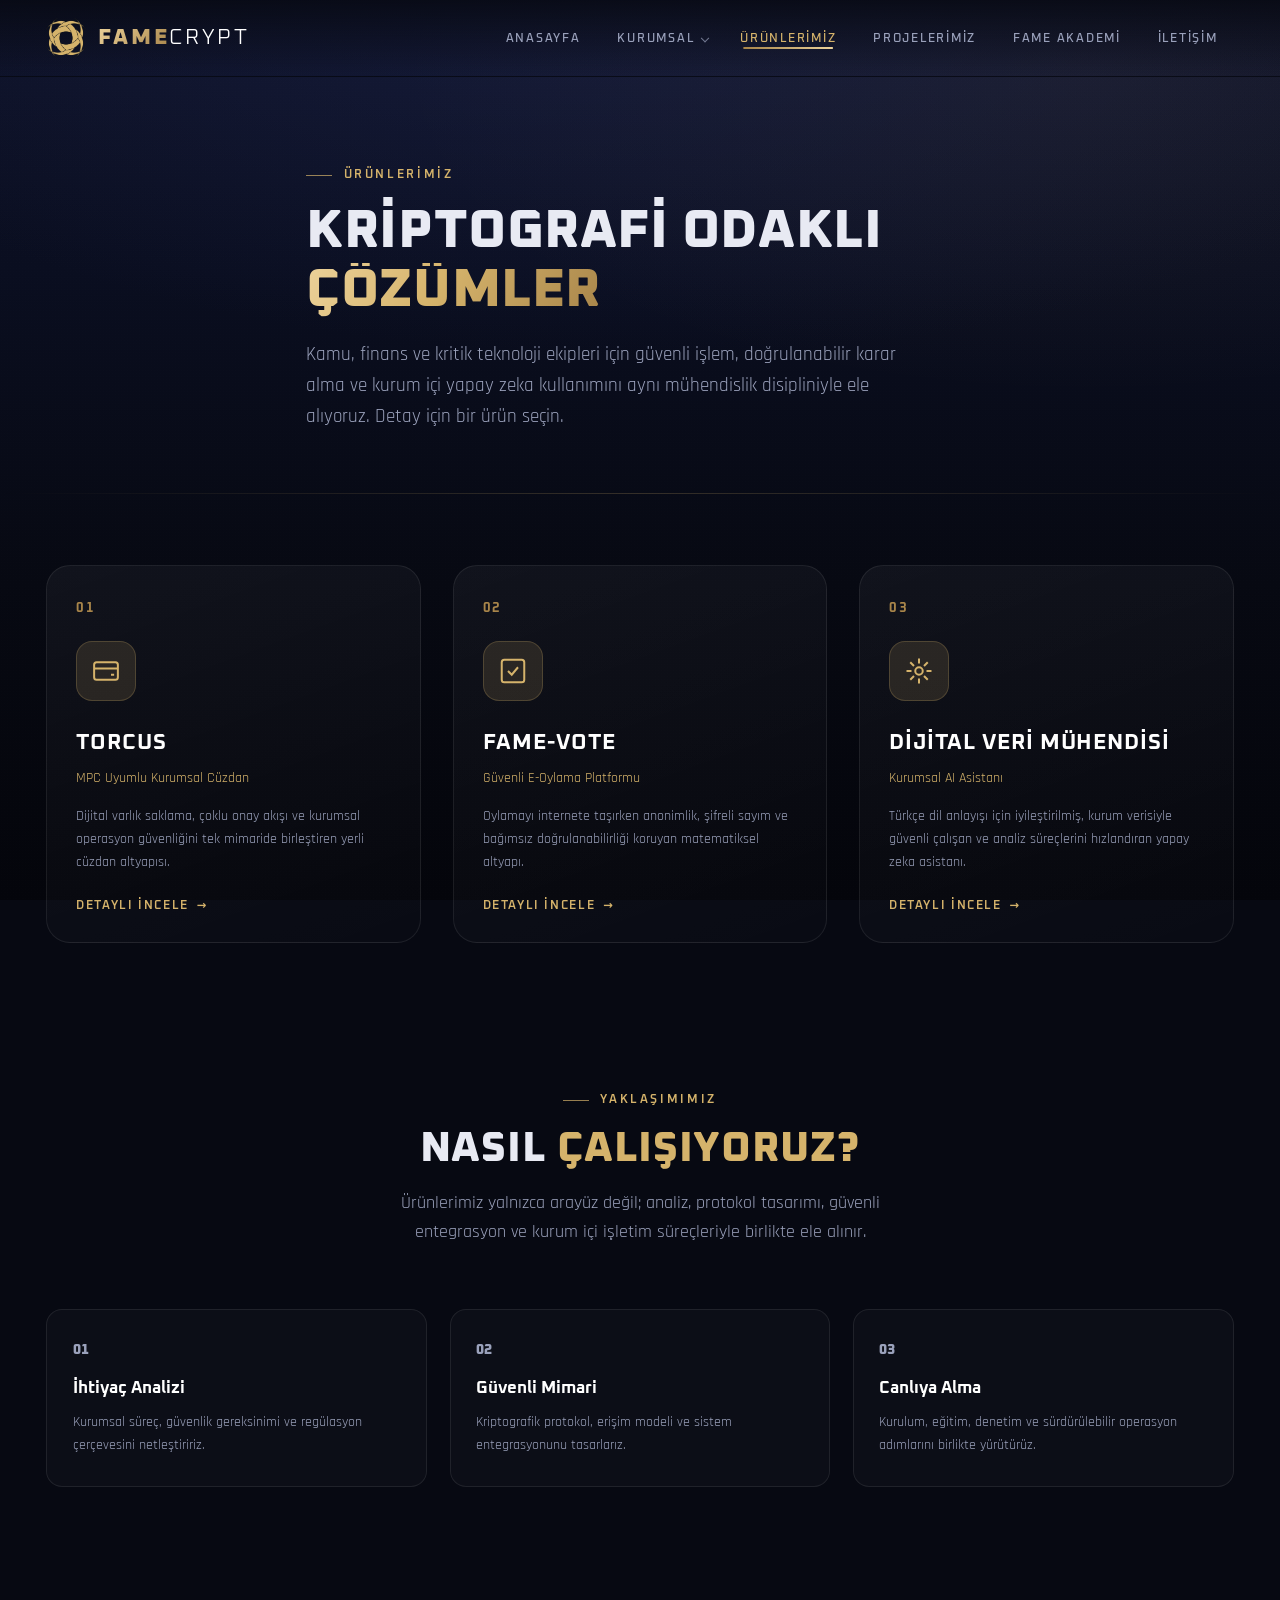
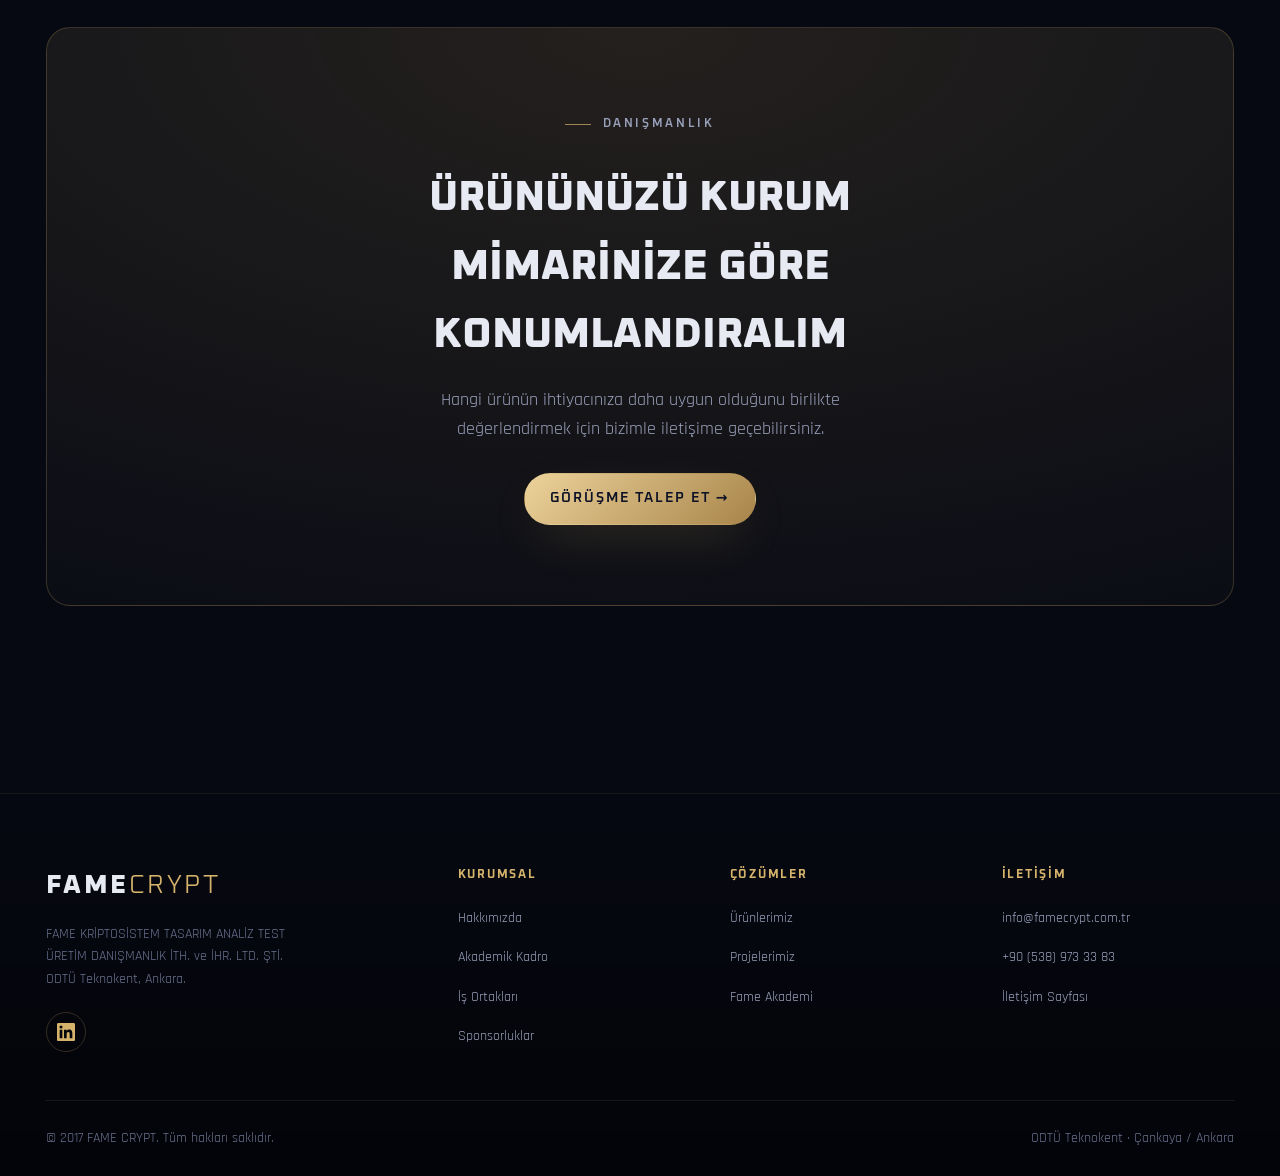
<file: fame-cr-v2/urunler.html>
<!DOCTYPE html>
<html lang="tr">
  <head>
    <meta charset="UTF-8" />
    <meta name="viewport" content="width=device-width, initial-scale=1.0" />
    <title>Ürünlerimiz — FAME CRYPT</title>
    <meta
      name="description"
      content="FameCrypt ürünleri: Torcus (MPC kurumsal cüzdan), Fame-Vote (güvenli e-oylama) ve Dijital Veri Mühendisi (kurumsal AI asistanı)."
    />
    <link rel="icon" href="assets/images/brand/favicon.png" />
    <link rel="preconnect" href="https://fonts.googleapis.com" />
    <link rel="preconnect" href="https://fonts.gstatic.com" crossorigin />
    <link
      href="https://fonts.googleapis.com/css2?family=Oxanium:wght@400;500;600;700;800&family=Rajdhani:wght@400;500;600;700&display=swap"
      rel="stylesheet"
    />
    <link rel="stylesheet" href="styles/theme.css" />
    <link rel="stylesheet" href="styles/components.css" />
    <link rel="stylesheet" href="styles/pages.css" />
  </head>
  <body>
    <a class="skip-link" href="#main">İçeriğe geç</a>

    <header class="site-header">
      <div class="container">
        <nav class="nav" aria-label="Ana menü">
          <a class="brand" href="index.html" aria-label="FAME CRYPT ana sayfa">
            <img class="brand__mark" src="assets/images/brand/prism-mark.png" alt="" width="40" height="40" />
            <span class="brand__name"><span class="fame">FAME</span><span class="crypt">CRYPT</span></span>
          </a>
          <ul class="nav__menu" id="navMenu">
            <li><a class="nav__link" href="index.html">Anasayfa</a></li>
            <li class="nav__item nav__item--has-dropdown">
              <a class="nav__link nav__link--dropdown" href="kurumsal.html">Kurumsal</a>
              <ul class="nav__dropdown" aria-label="Kurumsal bölümler">
                <li><a href="kurumsal.html#hakkimizda">Hakkımızda</a></li>
                <li><a href="kurumsal.html#akademi">Akademik Kadro</a></li>
                <li><a href="kurumsal.html#ortaklar">İş Ortakları</a></li>
                <li><a href="kurumsal.html#sponsorluklar">Etkinlikler</a></li>
              </ul>
            </li>
            <li><a class="nav__link" href="urunler.html" aria-current="page">Ürünlerimiz</a></li>
            <li><a class="nav__link" href="projeler.html">Projelerimiz</a></li>
            <li><a class="nav__link" href="akademi.html">Fame Akademi</a></li>
            <li><a class="nav__link" href="iletisim.html">İletişim</a></li>
          </ul>
          <button class="nav__toggle" aria-label="Menü" aria-expanded="false" aria-controls="navMenu">
            <span></span><span></span><span></span>
          </button>
        </nav>
      </div>
    </header>

    <main id="main">
      <section class="page-hero">
        <div class="container page-hero__inner reveal">
          <p class="eyebrow">ÜRÜNLERİMİZ</p>
          <h1>Kriptografi Odaklı<br /><span class="gradient-text">Çözümler</span></h1>
          <p class="page-hero__lead">
            Kamu, finans ve kritik teknoloji ekipleri için güvenli işlem, doğrulanabilir
            karar alma ve kurum içi yapay zeka kullanımını aynı mühendislik disipliniyle
            ele alıyoruz. Detay için bir ürün seçin.
          </p>
        </div>
      </section>

      <section class="section section--tight">
        <div class="container">
          <div class="product-grid">
            <a class="product-card reveal" href="torcus.html">
              <span class="product-card__index">01</span>
              <span class="product-card__icon" aria-hidden="true">
                <svg viewBox="0 0 24 24" fill="none" stroke="currentColor" stroke-width="1.6"><rect x="2.5" y="5" width="19" height="14" rx="2"/><path d="M2.5 10h19M16 15h2.5"/></svg>
              </span>
              <h3 class="product-card__name">TORCUS</h3>
              <p class="product-card__tag">MPC Uyumlu Kurumsal Cüzdan</p>
              <p class="product-card__text">
                Dijital varlık saklama, çoklu onay akışı ve kurumsal operasyon
                güvenliğini tek mimaride birleştiren yerli cüzdan altyapısı.
              </p>
              <span class="product-card__cta">Detaylı İncele <span aria-hidden="true">→</span></span>
            </a>

            <a class="product-card reveal" href="fame-vote.html">
              <span class="product-card__index">02</span>
              <span class="product-card__icon" aria-hidden="true">
                <svg viewBox="0 0 24 24" fill="none" stroke="currentColor" stroke-width="1.6"><rect x="3" y="3" width="18" height="18" rx="2"/><path d="m8 12 3 3 5-6"/></svg>
              </span>
              <h3 class="product-card__name">FAME-VOTE</h3>
              <p class="product-card__tag">Güvenli E-Oylama Platformu</p>
              <p class="product-card__text">
                Oylamayı internete taşırken anonimlik, şifreli sayım ve bağımsız
                doğrulanabilirliği koruyan matematiksel altyapı.
              </p>
              <span class="product-card__cta">Detaylı İncele <span aria-hidden="true">→</span></span>
            </a>

            <a class="product-card reveal" href="dijital-veri.html">
              <span class="product-card__index">03</span>
              <span class="product-card__icon" aria-hidden="true">
                <svg viewBox="0 0 24 24" fill="none" stroke="currentColor" stroke-width="1.6"><circle cx="12" cy="12" r="3"/><path d="M12 2v4M12 18v4M2 12h4M18 12h4M5 5l3 3M16 16l3 3M19 5l-3 3M8 16l-3 3"/></svg>
              </span>
              <h3 class="product-card__name">DİJİTAL VERİ MÜHENDİSİ</h3>
              <p class="product-card__tag">Kurumsal AI Asistanı</p>
              <p class="product-card__text">
                Türkçe dil anlayışı için iyileştirilmiş, kurum verisiyle güvenli
                çalışan ve analiz süreçlerini hızlandıran yapay zeka asistanı.
              </p>
              <span class="product-card__cta">Detaylı İncele <span aria-hidden="true">→</span></span>
            </a>
          </div>
        </div>
      </section>

      <!-- NASIL ÇALIŞIYORUZ -->
      <section class="section section--tight" aria-labelledby="process-title">
        <div class="container">
          <div class="section-head reveal">
            <p class="eyebrow">YAKLAŞIMIMIZ</p>
            <h2 class="section-title" id="process-title">Nasıl <span class="accent">Çalışıyoruz?</span></h2>
            <p class="section-intro">
              Ürünlerimiz yalnızca arayüz değil; analiz, protokol tasarımı, güvenli
              entegrasyon ve kurum içi işletim süreçleriyle birlikte ele alınır.
            </p>
          </div>
          <div class="process-grid">
            <article class="process-step reveal">
              <p class="process-step__num">01</p>
              <h3>İhtiyaç Analizi</h3>
              <p>Kurumsal süreç, güvenlik gereksinimi ve regülasyon çerçevesini netleştiririz.</p>
            </article>
            <article class="process-step reveal">
              <p class="process-step__num">02</p>
              <h3>Güvenli Mimari</h3>
              <p>Kriptografik protokol, erişim modeli ve sistem entegrasyonunu tasarlarız.</p>
            </article>
            <article class="process-step reveal">
              <p class="process-step__num">03</p>
              <h3>Canlıya Alma</h3>
              <p>Kurulum, eğitim, denetim ve sürdürülebilir operasyon adımlarını birlikte yürütürüz.</p>
            </article>
          </div>
        </div>
      </section>

      <section class="section section--tight">
        <div class="container">
          <div class="cta-band reveal">
            <p class="eyebrow">DANIŞMANLIK</p>
            <h2>Ürününüzü kurum mimarinize göre konumlandıralım</h2>
            <p>
              Hangi ürünün ihtiyacınıza daha uygun olduğunu birlikte değerlendirmek için
              bizimle iletişime geçebilirsiniz.
            </p>
            <a class="btn btn--primary" href="iletisim.html">Görüşme Talep Et →</a>
          </div>
        </div>
      </section>
    </main>

    <footer class="site-footer">
      <div class="container">
        <div class="footer__grid">
          <div class="footer__col">
            <p class="footer__brand-name"><span>FAME</span><span class="crypt">CRYPT</span></p>
            <p class="footer__desc">
              FAME KRİPTOSİSTEM TASARIM ANALİZ TEST ÜRETİM DANIŞMANLIK İTH. ve İHR. LTD. ŞTİ.
              ODTÜ Teknokent, Ankara.
            </p>
            <div class="footer__social">
              <a href="https://tr.linkedin.com/company/famecrypt" target="_blank" rel="noopener noreferrer" aria-label="LinkedIn">
                <svg viewBox="0 0 24 24" width="18" height="18" fill="currentColor"><path d="M20.45 20.45h-3.55v-5.57c0-1.33-.03-3.04-1.85-3.04-1.86 0-2.14 1.45-2.14 2.94v5.67H9.35V9h3.41v1.56h.05c.48-.9 1.64-1.85 3.37-1.85 3.6 0 4.27 2.37 4.27 5.46v6.28zM5.34 7.43a2.06 2.06 0 1 1 0-4.12 2.06 2.06 0 0 1 0 4.12zM7.12 20.45H3.56V9h3.56v11.45zM22.22 0H1.77C.8 0 0 .77 0 1.73v20.54C0 23.22.8 24 1.77 24h20.45c.98 0 1.78-.78 1.78-1.73V1.73C24 .77 23.2 0 22.22 0z"/></svg>
              </a>
            </div>
          </div>
          <div class="footer__col">
            <h4>Kurumsal</h4>
            <ul>
              <li><a href="kurumsal.html">Hakkımızda</a></li>
              <li><a href="kurumsal.html#akademi">Akademik Kadro</a></li>
              <li><a href="kurumsal.html#ortaklar">İş Ortakları</a></li>
              <li><a href="kurumsal.html#sponsorluklar">Sponsorluklar</a></li>
            </ul>
          </div>
          <div class="footer__col">
            <h4>Çözümler</h4>
            <ul>
              <li><a href="urunler.html">Ürünlerimiz</a></li>
              <li><a href="projeler.html">Projelerimiz</a></li>
              <li><a href="akademi.html">Fame Akademi</a></li>
            </ul>
          </div>
          <div class="footer__col">
            <h4>İletişim</h4>
            <ul>
              <li><a href="mailto:info@famecrypt.com.tr">info@famecrypt.com.tr</a></li>
              <li><a href="tel:+905389733383">+90 (538) 973 33 83</a></li>
              <li><a href="iletisim.html">İletişim Sayfası</a></li>
            </ul>
          </div>
        </div>
        <div class="footer__bottom">
          <span>© 2017 FAME CRYPT. Tüm hakları saklıdır.</span>
          <span>ODTÜ Teknokent · Çankaya / Ankara</span>
        </div>
      </div>
    </footer>

    <script src="scripts/main.js"></script>
  </body>
</html>
</file>
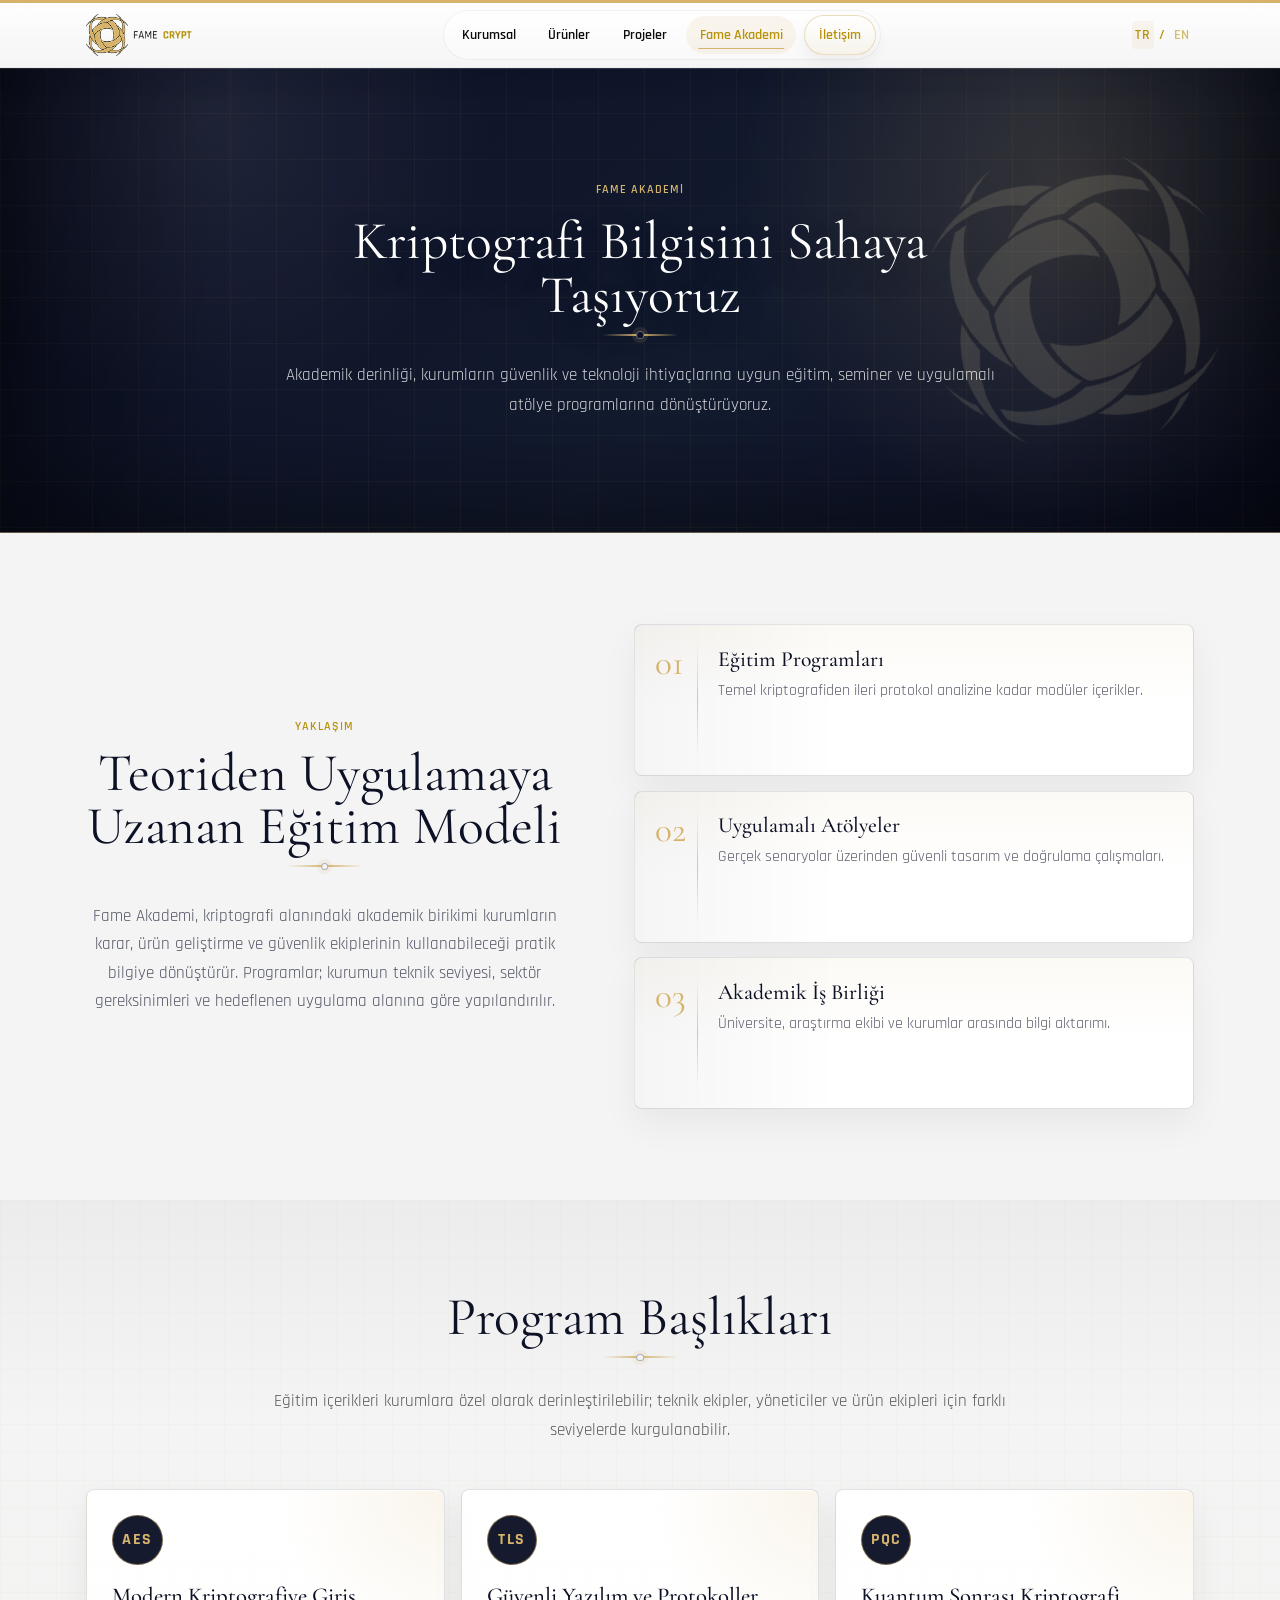
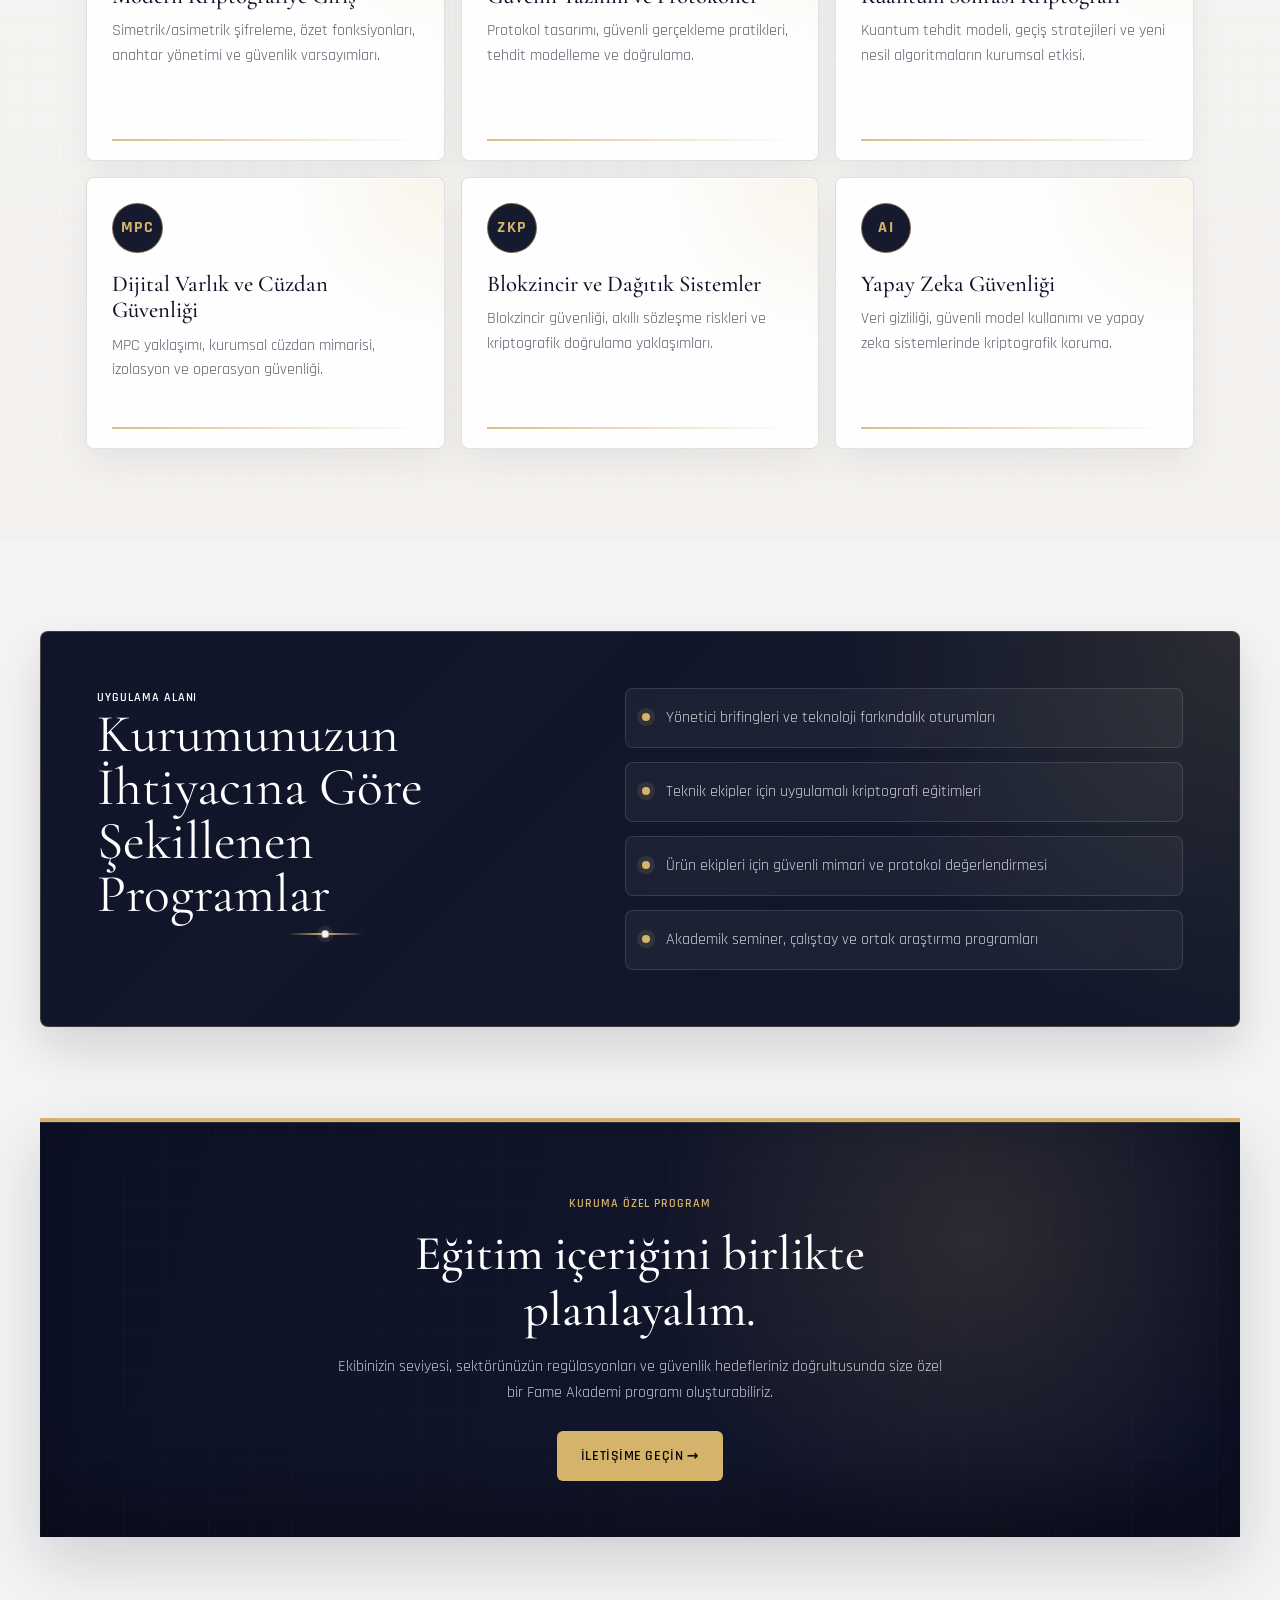
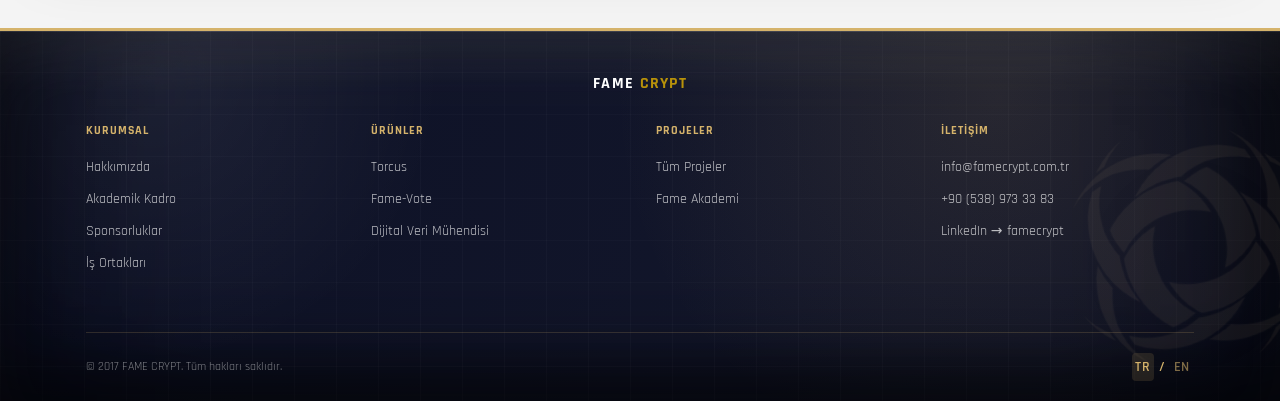
<file: pages/fame-akademi.html>
<!DOCTYPE html>
<html lang="tr">
  <head>
    <meta charset="UTF-8" />
    <meta name="viewport" content="width=device-width, initial-scale=1.0" />
    <title>Fame Akademi — FAME CRYPT</title>
    <meta
      name="description"
      content="Fame Akademi; kriptografi, güvenli yazılım, blokzincir, kuantum sonrası güvenlik ve yapay zeka güvenliği alanlarında kurumlara özel eğitim ve seminer programları sunar."
    />

    <link rel="preconnect" href="https://fonts.googleapis.com" />
    <link rel="preconnect" href="https://fonts.gstatic.com" crossorigin />
    <link
      href="https://fonts.googleapis.com/css2?family=Cormorant+Garamond:wght@400;500;600;700&family=Rajdhani:wght@400;500;600;700&display=swap"
      rel="stylesheet"
    />

    <link rel="stylesheet" href="../styles/tokens.css" />
    <link rel="stylesheet" href="../styles/global.css?v=20260623-home-headings" />
    <link rel="stylesheet" href="../styles/components.css?v=20260623-nav-cta" />
    <link rel="stylesheet" href="../styles/pages.css?v=20260623-academy-hero" />
  </head>
  <body>
    <header class="site-header">
      <div class="container site-header__inner">
        <a class="brand" href="../index.html" aria-label="FAME CRYPT ana sayfa">
          <img
            class="brand__logo"
            src="../assets/images/logo.png"
            alt="FAME CRYPT"
            width="150"
            height="36"
          />
        </a>

        <nav class="nav" aria-label="Ana menü">
          <a class="nav__link" href="hakkimizda.html">Kurumsal</a>
          <a class="nav__link" href="urunler.html">Ürünler</a>
          <a class="nav__link" href="projeler.html">Projeler</a>
          <a class="nav__link" href="fame-akademi.html" aria-current="page">Fame Akademi</a>
          <a class="nav__link nav__link--cta" href="iletisim.html">İletişim</a>
        </nav>

        <span class="lang language-switcher header-lang" aria-label="Dil seçimi">
          <button type="button" data-lang-option="tr">TR</button>
          <span aria-hidden="true">/</span>
          <button type="button" data-lang-option="en">EN</button>
        </span>
        <button class="nav-toggle" aria-label="Menüyü aç" aria-expanded="false">☰</button>
      </div>
    </header>

    <main>
      <section class="product-hero academy-hero" aria-labelledby="academy-page-title">
        <div class="container product-hero__inner">
          <p class="eyebrow">FAME AKADEMİ</p>
          <h1 class="panel-title" id="academy-page-title">Kriptografi Bilgisini Sahaya Taşıyoruz</h1>
          <p class="product-hero__lead">
            Akademik derinliği, kurumların güvenlik ve teknoloji ihtiyaçlarına uygun
            eğitim, seminer ve uygulamalı atölye programlarına dönüştürüyoruz.
          </p>
        </div>
      </section>

      <section class="academy-overview" aria-labelledby="academy-overview-title">
        <div class="container academy-overview__inner">
          <div class="academy-overview__copy">
            <p class="eyebrow">YAKLAŞIM</p>
            <h2 class="section-title" id="academy-overview-title">Teoriden Uygulamaya Uzanan Eğitim Modeli</h2>
            <p>
              Fame Akademi, kriptografi alanındaki akademik birikimi kurumların karar,
              ürün geliştirme ve güvenlik ekiplerinin kullanabileceği pratik bilgiye
              dönüştürür. Programlar; kurumun teknik seviyesi, sektör gereksinimleri ve
              hedeflenen uygulama alanına göre yapılandırılır.
            </p>
          </div>

          <div class="academy-pillars" aria-label="Akademi çalışma alanları">
            <article class="academy-pillar">
              <span>01</span>
              <h3>Eğitim Programları</h3>
              <p>Temel kriptografiden ileri protokol analizine kadar modüler içerikler.</p>
            </article>
            <article class="academy-pillar">
              <span>02</span>
              <h3>Uygulamalı Atölyeler</h3>
              <p>Gerçek senaryolar üzerinden güvenli tasarım ve doğrulama çalışmaları.</p>
            </article>
            <article class="academy-pillar">
              <span>03</span>
              <h3>Akademik İş Birliği</h3>
              <p>Üniversite, araştırma ekibi ve kurumlar arasında bilgi aktarımı.</p>
            </article>
          </div>
        </div>
      </section>

      <section class="academy-programs" aria-labelledby="academy-programs-title">
        <div class="container">
          <h2 class="section-title" id="academy-programs-title">Program Başlıkları</h2>
          <p class="section-intro">
            Eğitim içerikleri kurumlara özel olarak derinleştirilebilir; teknik ekipler,
            yöneticiler ve ürün ekipleri için farklı seviyelerde kurgulanabilir.
          </p>

          <div class="academy-program-grid">
            <article class="academy-track">
              <span class="academy-track__code">AES</span>
              <h3>Modern Kriptografiye Giriş</h3>
              <p>Simetrik/asimetrik şifreleme, özet fonksiyonları, anahtar yönetimi ve güvenlik varsayımları.</p>
            </article>
            <article class="academy-track">
              <span class="academy-track__code">TLS</span>
              <h3>Güvenli Yazılım ve Protokoller</h3>
              <p>Protokol tasarımı, güvenli gerçekleme pratikleri, tehdit modelleme ve doğrulama.</p>
            </article>
            <article class="academy-track">
              <span class="academy-track__code">PQC</span>
              <h3>Kuantum Sonrası Kriptografi</h3>
              <p>Kuantum tehdit modeli, geçiş stratejileri ve yeni nesil algoritmaların kurumsal etkisi.</p>
            </article>
            <article class="academy-track">
              <span class="academy-track__code">MPC</span>
              <h3>Dijital Varlık ve Cüzdan Güvenliği</h3>
              <p>MPC yaklaşımı, kurumsal cüzdan mimarisi, izolasyon ve operasyon güvenliği.</p>
            </article>
            <article class="academy-track">
              <span class="academy-track__code">ZKP</span>
              <h3>Blokzincir ve Dağıtık Sistemler</h3>
              <p>Blokzincir güvenliği, akıllı sözleşme riskleri ve kriptografik doğrulama yaklaşımları.</p>
            </article>
            <article class="academy-track">
              <span class="academy-track__code">AI</span>
              <h3>Yapay Zeka Güvenliği</h3>
              <p>Veri gizliliği, güvenli model kullanımı ve yapay zeka sistemlerinde kriptografik koruma.</p>
            </article>
          </div>
        </div>
      </section>

      <section class="academy-lab" aria-labelledby="academy-lab-title">
        <div class="container academy-lab__inner">
          <div>
            <p class="eyebrow">UYGULAMA ALANI</p>
            <h2 class="section-title" id="academy-lab-title">Kurumunuzun İhtiyacına Göre Şekillenen Programlar</h2>
          </div>
          <ul class="academy-lab__list">
            <li>Yönetici brifingleri ve teknoloji farkındalık oturumları</li>
            <li>Teknik ekipler için uygulamalı kriptografi eğitimleri</li>
            <li>Ürün ekipleri için güvenli mimari ve protokol değerlendirmesi</li>
            <li>Akademik seminer, çalıştay ve ortak araştırma programları</li>
          </ul>
        </div>
      </section>

      <section class="product-cta academy-cta" aria-labelledby="academy-cta-title">
        <div class="container product-cta__inner">
          <p class="eyebrow">KURUMA ÖZEL PROGRAM</p>
          <h2 id="academy-cta-title">Eğitim içeriğini birlikte planlayalım.</h2>
          <p>
            Ekibinizin seviyesi, sektörünüzün regülasyonları ve güvenlik hedefleriniz
            doğrultusunda size özel bir Fame Akademi programı oluşturabiliriz.
          </p>
          <a class="btn btn--primary" href="iletisim.html">İletişime Geçin →</a>
        </div>
      </section>
    </main>

    <footer class="site-footer" id="iletisim">
      <div class="container">
        <p class="site-footer__brand">FAME <span class="brand__crypt">CRYPT</span></p>
        <div class="footer-grid">
          <div class="footer-col">
            <p class="footer-col__title">Kurumsal</p>
            <ul>
              <li><a href="hakkimizda.html">Hakkımızda</a></li>
              <li><a href="hakkimizda.html#akademi">Akademik Kadro</a></li>
              <li><a href="hakkimizda.html#sponsorluklar">Sponsorluklar</a></li>
              <li><a href="hakkimizda.html#ortaklar">İş Ortakları</a></li>
            </ul>
          </div>
          <div class="footer-col">
            <p class="footer-col__title">Ürünler</p>
            <ul>
              <li><a href="urunler.html#torcus">Torcus</a></li>
              <li><a href="urunler.html#fame-vote">Fame-Vote</a></li>
              <li><a href="urunler.html#dijital-veri-muhendisi">Dijital Veri Mühendisi</a></li>
            </ul>
          </div>
          <div class="footer-col">
            <p class="footer-col__title">Projeler</p>
            <ul>
              <li><a href="projeler.html">Tüm Projeler</a></li>
              <li><a href="fame-akademi.html">Fame Akademi</a></li>
            </ul>
          </div>
          <div class="footer-col">
            <p class="footer-col__title">İletişim</p>
            <ul>
              <li><a href="mailto:info@famecrypt.com.tr">info@famecrypt.com.tr</a></li>
              <li><a href="tel:+905389733383">+90 (538) 973 33 83</a></li>
              <li>
                <a
                  href="https://tr.linkedin.com/company/famecrypt"
                  target="_blank"
                  rel="noopener noreferrer"
                  >LinkedIn → famecrypt</a
                >
              </li>
            </ul>
          </div>
        </div>
      </div>
      <div class="container">
        <div class="footer-bottom">
          <span>© 2017 FAME CRYPT. Tüm hakları saklıdır.</span>
          <span class="lang language-switcher" aria-label="Dil seçimi">
            <button type="button" data-lang-option="tr">TR</button>
            <span aria-hidden="true">/</span>
            <button type="button" data-lang-option="en">EN</button>
          </span>
        </div>
      </div>
    </footer>

    <script src="../scripts/main.js?v=20260623-nav-refresh"></script>
    <script src="../scripts/i18n.js?v=20260623-i18n-complete"></script>
  </body>
</html>
</file>
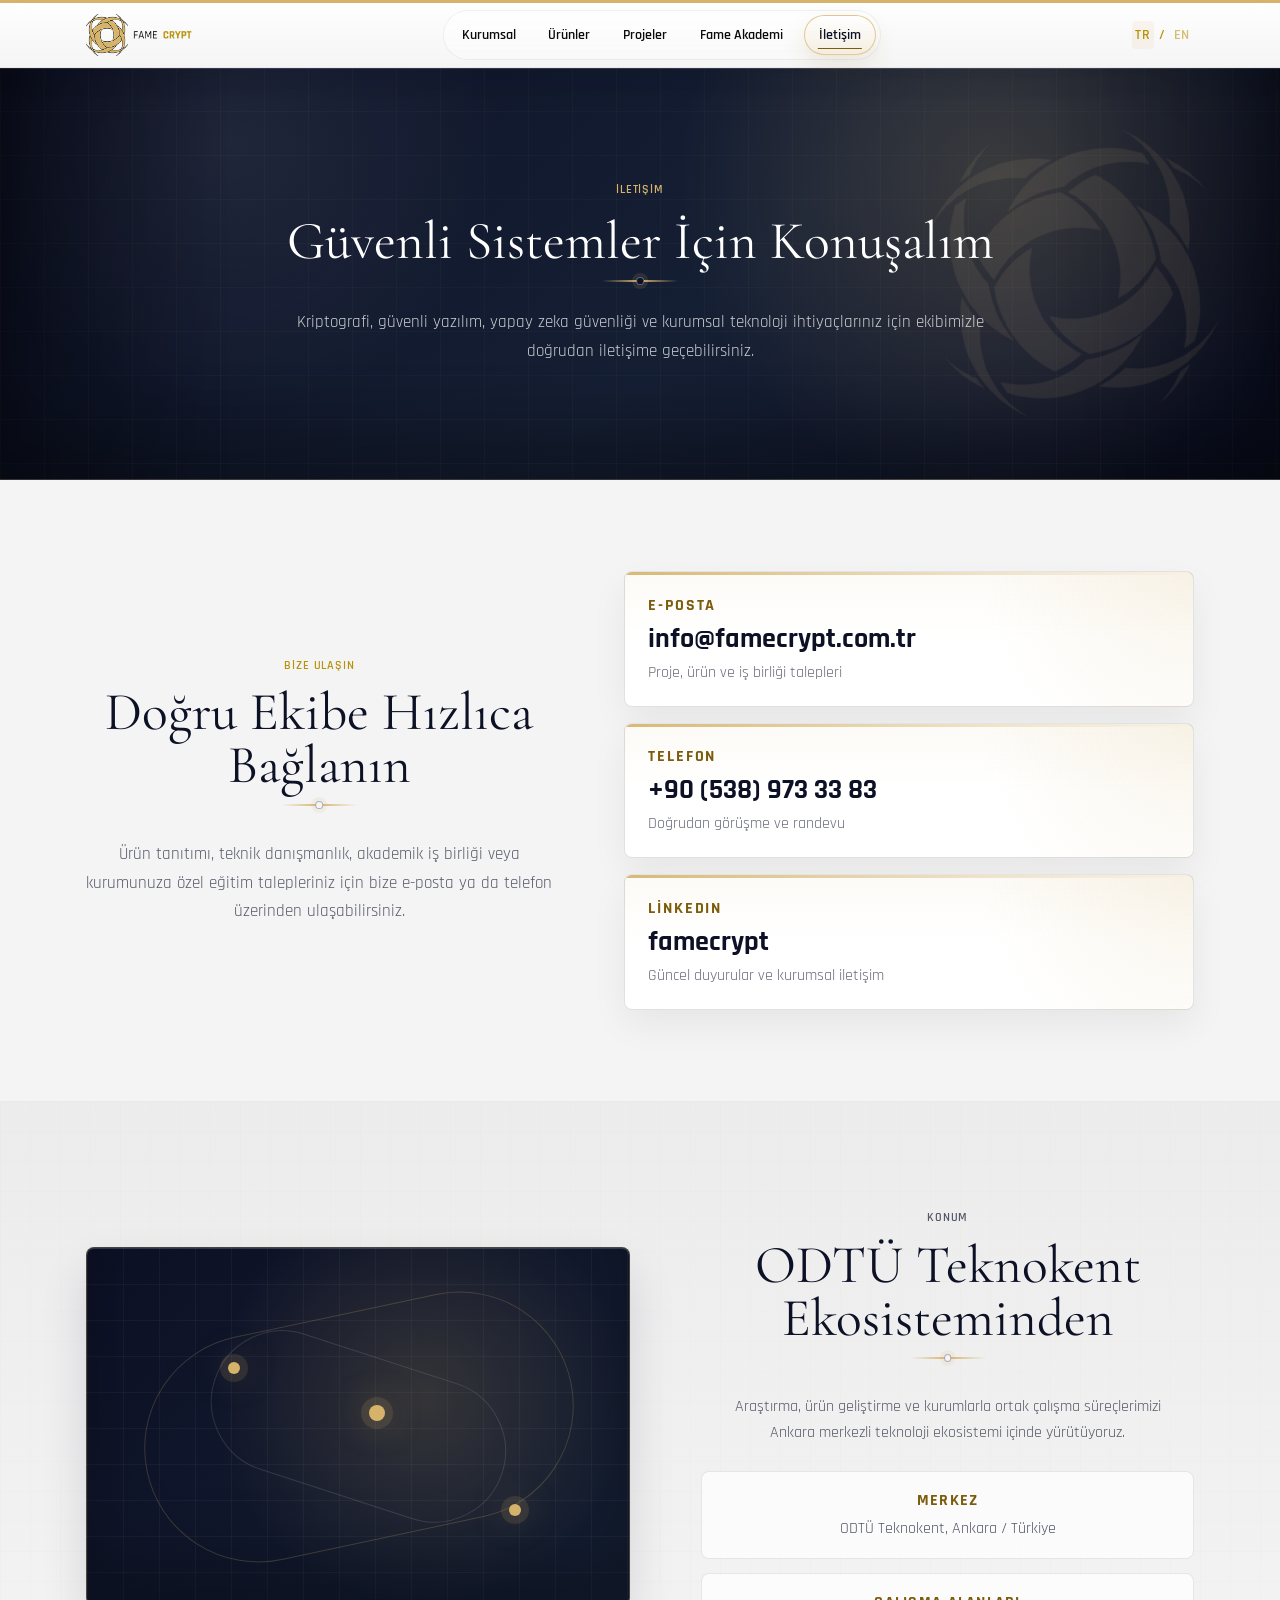
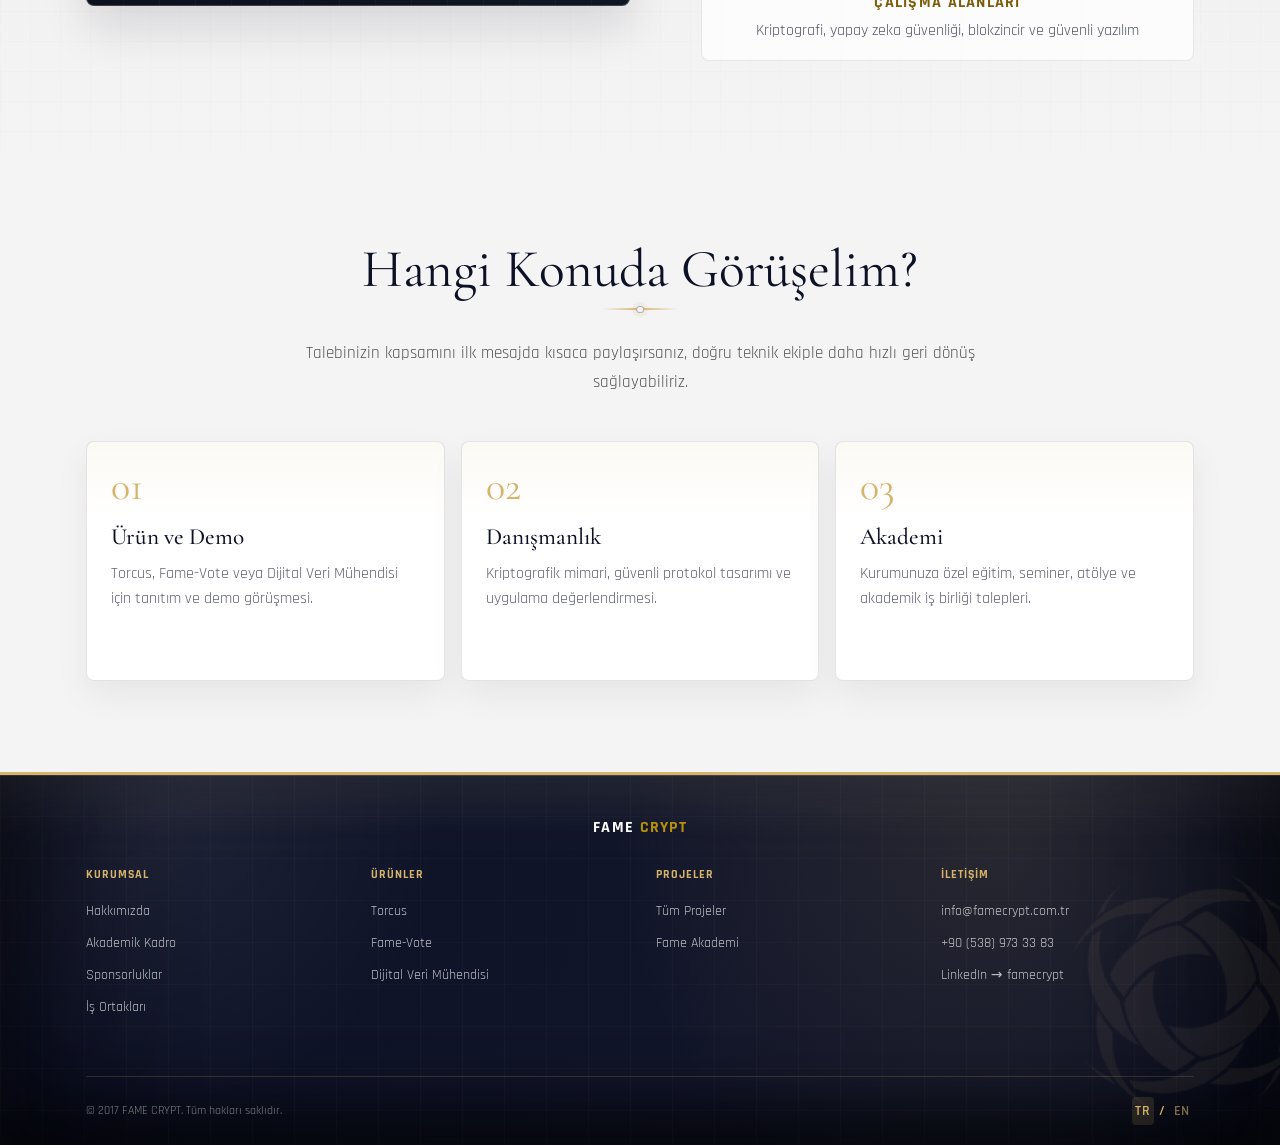
<file: pages/iletisim.html>
<!DOCTYPE html>
<html lang="tr">
  <head>
    <meta charset="UTF-8" />
    <meta name="viewport" content="width=device-width, initial-scale=1.0" />
    <title>İletişim — FAME CRYPT</title>
    <meta
      name="description"
      content="FAME CRYPT ile iletişime geçin. Kriptografi, güvenli yazılım, yapay zeka güvenliği ve kurumsal danışmanlık talepleriniz için bize ulaşın."
    />

    <link rel="preconnect" href="https://fonts.googleapis.com" />
    <link rel="preconnect" href="https://fonts.gstatic.com" crossorigin />
    <link
      href="https://fonts.googleapis.com/css2?family=Cormorant+Garamond:wght@400;500;600;700&family=Rajdhani:wght@400;500;600;700&display=swap"
      rel="stylesheet"
    />

    <link rel="stylesheet" href="../styles/tokens.css" />
    <link rel="stylesheet" href="../styles/global.css?v=20260623-home-headings" />
    <link rel="stylesheet" href="../styles/components.css?v=20260623-nav-cta" />
    <link rel="stylesheet" href="../styles/pages.css?v=20260623-contact-page" />
  </head>
  <body>
    <header class="site-header">
      <div class="container site-header__inner">
        <a class="brand" href="../index.html" aria-label="FAME CRYPT ana sayfa">
          <img
            class="brand__logo"
            src="../assets/images/logo.png"
            alt="FAME CRYPT"
            width="150"
            height="36"
          />
        </a>

        <nav class="nav" aria-label="Ana menü">
          <a class="nav__link" href="hakkimizda.html">Kurumsal</a>
          <a class="nav__link" href="urunler.html">Ürünler</a>
          <a class="nav__link" href="projeler.html">Projeler</a>
          <a class="nav__link" href="fame-akademi.html">Fame Akademi</a>
          <a class="nav__link nav__link--cta" href="iletisim.html" aria-current="page">İletişim</a>
        </nav>

        <span class="lang language-switcher header-lang" aria-label="Dil seçimi">
          <button type="button" data-lang-option="tr">TR</button>
          <span aria-hidden="true">/</span>
          <button type="button" data-lang-option="en">EN</button>
        </span>
        <button class="nav-toggle" aria-label="Menüyü aç" aria-expanded="false">☰</button>
      </div>
    </header>

    <main>
      <section class="product-hero contact-hero" aria-labelledby="contact-page-title">
        <div class="container product-hero__inner">
          <p class="eyebrow">İLETİŞİM</p>
          <h1 class="panel-title" id="contact-page-title">Güvenli Sistemler İçin Konuşalım</h1>
          <p class="product-hero__lead">
            Kriptografi, güvenli yazılım, yapay zeka güvenliği ve kurumsal teknoloji
            ihtiyaçlarınız için ekibimizle doğrudan iletişime geçebilirsiniz.
          </p>
        </div>
      </section>

      <section class="contact-panel" aria-labelledby="contact-details-title">
        <div class="container contact-panel__inner">
          <div class="contact-panel__copy">
            <p class="eyebrow">BİZE ULAŞIN</p>
            <h2 class="section-title" id="contact-details-title">Doğru Ekibe Hızlıca Bağlanın</h2>
            <p>
              Ürün tanıtımı, teknik danışmanlık, akademik iş birliği veya kurumunuza
              özel eğitim talepleriniz için bize e-posta ya da telefon üzerinden
              ulaşabilirsiniz.
            </p>
          </div>

          <div class="contact-cards" aria-label="İletişim kanalları">
            <a class="contact-card" href="mailto:info@famecrypt.com.tr">
              <span class="contact-card__label">E-posta</span>
              <strong>info@famecrypt.com.tr</strong>
              <small>Proje, ürün ve iş birliği talepleri</small>
            </a>
            <a class="contact-card" href="tel:+905389733383">
              <span class="contact-card__label">Telefon</span>
              <strong>+90 (538) 973 33 83</strong>
              <small>Doğrudan görüşme ve randevu</small>
            </a>
            <a
              class="contact-card"
              href="https://tr.linkedin.com/company/famecrypt"
              target="_blank"
              rel="noopener noreferrer"
            >
              <span class="contact-card__label">LinkedIn</span>
              <strong>famecrypt</strong>
              <small>Güncel duyurular ve kurumsal iletişim</small>
            </a>
          </div>
        </div>
      </section>

      <section class="contact-route" aria-labelledby="contact-route-title">
        <div class="container contact-route__inner">
          <div class="contact-route__map" aria-hidden="true">
            <span class="contact-route__node contact-route__node--main"></span>
            <span class="contact-route__node contact-route__node--secondary"></span>
            <span class="contact-route__node contact-route__node--third"></span>
          </div>
          <div class="contact-route__content">
            <p class="eyebrow">KONUM</p>
            <h2 class="section-title" id="contact-route-title">ODTÜ Teknokent Ekosisteminden</h2>
            <p>
              Araştırma, ürün geliştirme ve kurumlarla ortak çalışma süreçlerimizi
              Ankara merkezli teknoloji ekosistemi içinde yürütüyoruz.
            </p>
            <dl class="contact-route__list">
              <div>
                <dt>Merkez</dt>
                <dd>ODTÜ Teknokent, Ankara / Türkiye</dd>
              </div>
              <div>
                <dt>Çalışma Alanları</dt>
                <dd>Kriptografi, yapay zeka güvenliği, blokzincir ve güvenli yazılım</dd>
              </div>
            </dl>
          </div>
        </div>
      </section>

      <section class="contact-intent" aria-labelledby="contact-intent-title">
        <div class="container">
          <h2 class="section-title" id="contact-intent-title">Hangi Konuda Görüşelim?</h2>
          <p class="section-intro">
            Talebinizin kapsamını ilk mesajda kısaca paylaşırsanız, doğru teknik ekiple
            daha hızlı geri dönüş sağlayabiliriz.
          </p>
          <div class="contact-intent__grid">
            <article class="contact-intent__item">
              <span>01</span>
              <h3>Ürün ve Demo</h3>
              <p>Torcus, Fame-Vote veya Dijital Veri Mühendisi için tanıtım ve demo görüşmesi.</p>
            </article>
            <article class="contact-intent__item">
              <span>02</span>
              <h3>Danışmanlık</h3>
              <p>Kriptografik mimari, güvenli protokol tasarımı ve uygulama değerlendirmesi.</p>
            </article>
            <article class="contact-intent__item">
              <span>03</span>
              <h3>Akademi</h3>
              <p>Kurumunuza özel eğitim, seminer, atölye ve akademik iş birliği talepleri.</p>
            </article>
          </div>
        </div>
      </section>
    </main>

    <footer class="site-footer" id="iletisim">
      <div class="container">
        <p class="site-footer__brand">FAME <span class="brand__crypt">CRYPT</span></p>
        <div class="footer-grid">
          <div class="footer-col">
            <p class="footer-col__title">Kurumsal</p>
            <ul>
              <li><a href="hakkimizda.html">Hakkımızda</a></li>
              <li><a href="hakkimizda.html#akademi">Akademik Kadro</a></li>
              <li><a href="hakkimizda.html#sponsorluklar">Sponsorluklar</a></li>
              <li><a href="hakkimizda.html#ortaklar">İş Ortakları</a></li>
            </ul>
          </div>
          <div class="footer-col">
            <p class="footer-col__title">Ürünler</p>
            <ul>
              <li><a href="urunler.html#torcus">Torcus</a></li>
              <li><a href="urunler.html#fame-vote">Fame-Vote</a></li>
              <li><a href="urunler.html#dijital-veri-muhendisi">Dijital Veri Mühendisi</a></li>
            </ul>
          </div>
          <div class="footer-col">
            <p class="footer-col__title">Projeler</p>
            <ul>
              <li><a href="projeler.html">Tüm Projeler</a></li>
              <li><a href="fame-akademi.html">Fame Akademi</a></li>
            </ul>
          </div>
          <div class="footer-col">
            <p class="footer-col__title">İletişim</p>
            <ul>
              <li><a href="mailto:info@famecrypt.com.tr">info@famecrypt.com.tr</a></li>
              <li><a href="tel:+905389733383">+90 (538) 973 33 83</a></li>
              <li>
                <a
                  href="https://tr.linkedin.com/company/famecrypt"
                  target="_blank"
                  rel="noopener noreferrer"
                  >LinkedIn → famecrypt</a
                >
              </li>
            </ul>
          </div>
        </div>
      </div>
      <div class="container">
        <div class="footer-bottom">
          <span>© 2017 FAME CRYPT. Tüm hakları saklıdır.</span>
          <span class="lang language-switcher" aria-label="Dil seçimi">
            <button type="button" data-lang-option="tr">TR</button>
            <span aria-hidden="true">/</span>
            <button type="button" data-lang-option="en">EN</button>
          </span>
        </div>
      </div>
    </footer>

    <script src="../scripts/main.js?v=20260623-nav-refresh"></script>
    <script src="../scripts/i18n.js?v=20260623-i18n-complete"></script>
  </body>
</html>
</file>
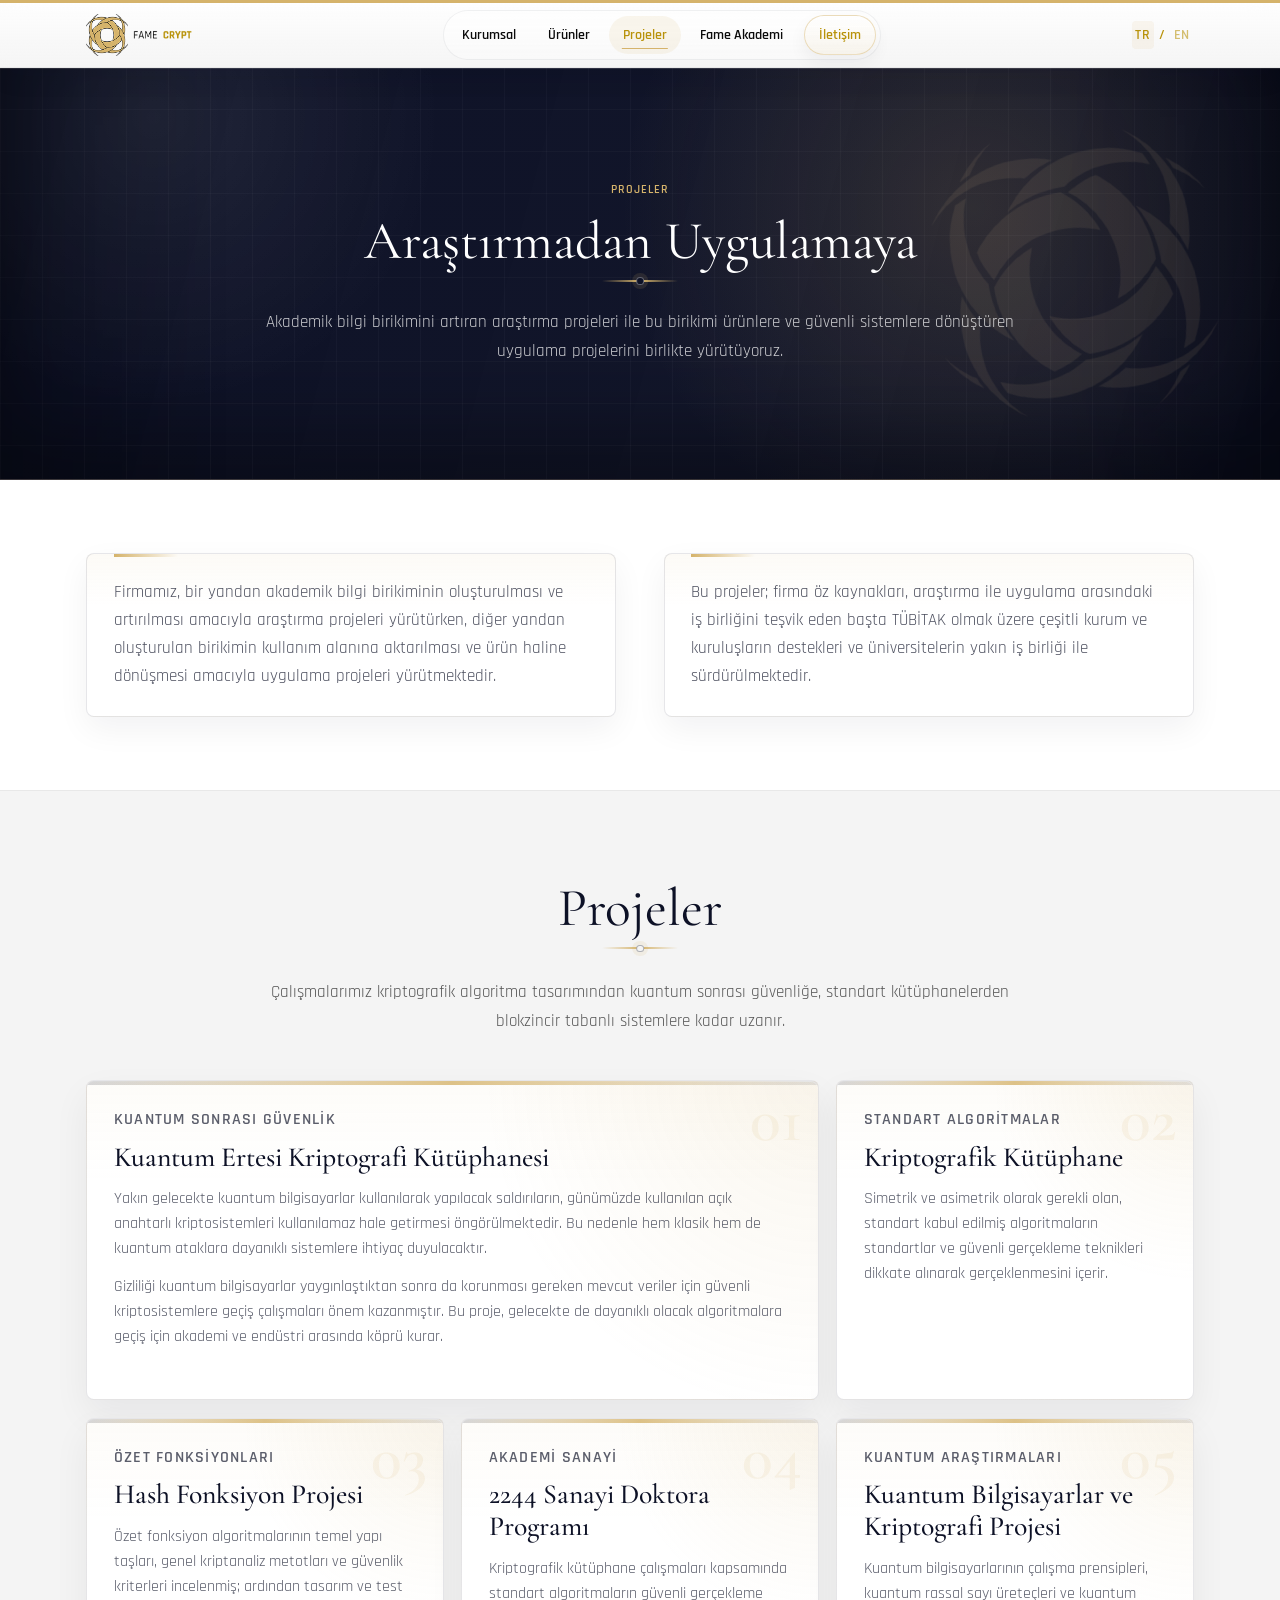
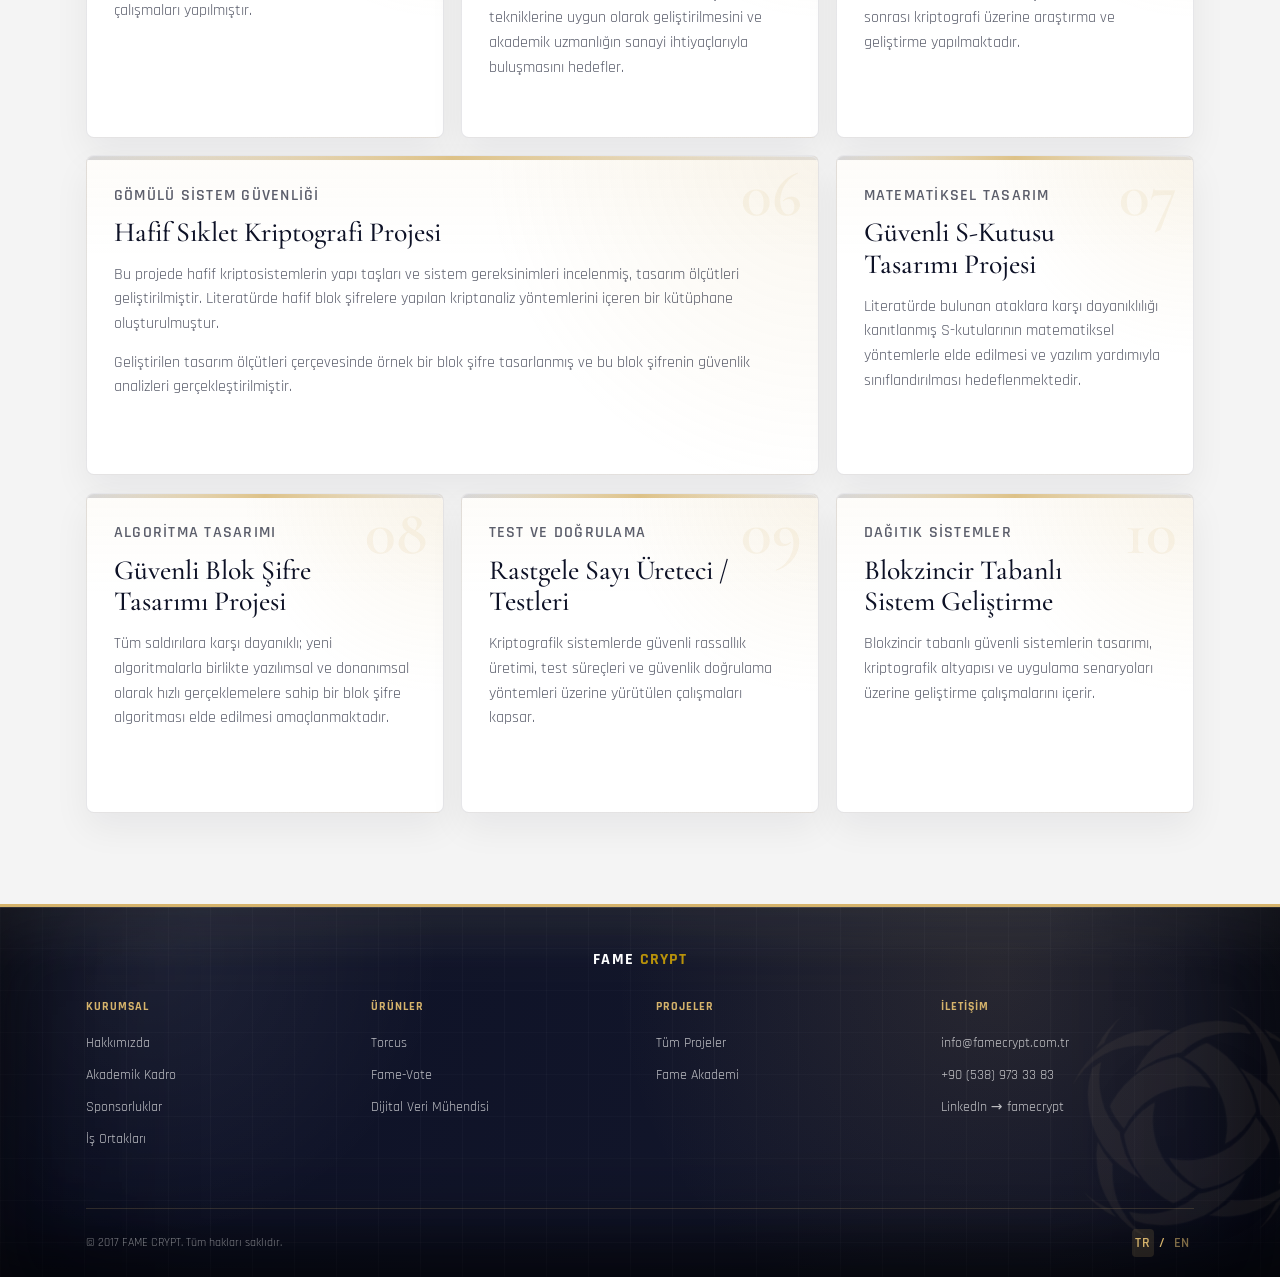
<file: pages/projeler.html>
<!DOCTYPE html>
<html lang="tr">
  <head>
    <meta charset="UTF-8" />
    <meta name="viewport" content="width=device-width, initial-scale=1.0" />
    <title>Projeler — FAME CRYPT</title>
    <meta
      name="description"
      content="FameCrypt araştırma ve uygulama projeleri: kuantum ertesi kriptografi, kriptografik kütüphane, hash fonksiyonları, güvenli blok şifre tasarımı ve blokzincir tabanlı sistem geliştirme."
    />

    <link rel="preconnect" href="https://fonts.googleapis.com" />
    <link rel="preconnect" href="https://fonts.gstatic.com" crossorigin />
    <link
      href="https://fonts.googleapis.com/css2?family=Cormorant+Garamond:wght@400;500;600;700&family=Rajdhani:wght@400;500;600;700&display=swap"
      rel="stylesheet"
    />

    <link rel="stylesheet" href="../styles/tokens.css" />
    <link rel="stylesheet" href="../styles/global.css?v=20260623-home-headings" />
    <link rel="stylesheet" href="../styles/components.css?v=20260623-nav-cta" />
    <link rel="stylesheet" href="../styles/pages.css?v=20260623-projects-page" />
  </head>
  <body>
    <header class="site-header">
      <div class="container site-header__inner">
        <a class="brand" href="../index.html" aria-label="FAME CRYPT ana sayfa">
          <img
            class="brand__logo"
            src="../assets/images/logo.png"
            alt="FAME CRYPT"
            width="150"
            height="36"
          />
        </a>

        <nav class="nav" aria-label="Ana menü">
          <a class="nav__link" href="hakkimizda.html">Kurumsal</a>
          <a class="nav__link" href="urunler.html">Ürünler</a>
          <a class="nav__link" href="projeler.html" aria-current="page">Projeler</a>
          <a class="nav__link" href="fame-akademi.html">Fame Akademi</a>
          <a class="nav__link nav__link--cta" href="iletisim.html">İletişim</a>
        </nav>

        <span class="lang language-switcher header-lang" aria-label="Dil seçimi">
          <button type="button" data-lang-option="tr">TR</button>
          <span aria-hidden="true">/</span>
          <button type="button" data-lang-option="en">EN</button>
        </span>
        <button class="nav-toggle" aria-label="Menüyü aç" aria-expanded="false">☰</button>
      </div>
    </header>

    <main>
      <section class="product-hero project-hero" aria-labelledby="projects-page-title">
        <div class="container product-hero__inner">
          <p class="eyebrow">PROJELER</p>
          <h1 class="panel-title" id="projects-page-title">Araştırmadan Uygulamaya</h1>
          <p class="product-hero__lead">
            Akademik bilgi birikimini artıran araştırma projeleri ile bu birikimi
            ürünlere ve güvenli sistemlere dönüştüren uygulama projelerini birlikte
            yürütüyoruz.
          </p>
        </div>
      </section>

      <section class="project-overview" aria-label="Proje yaklaşımı">
        <div class="container project-overview__inner">
          <p>
            Firmamız, bir yandan akademik bilgi birikiminin oluşturulması ve artırılması
            amacıyla araştırma projeleri yürütürken, diğer yandan oluşturulan birikimin
            kullanım alanına aktarılması ve ürün haline dönüşmesi amacıyla uygulama
            projeleri yürütmektedir.
          </p>
          <p>
            Bu projeler; firma öz kaynakları, araştırma ile uygulama arasındaki
            iş birliğini teşvik eden başta TÜBİTAK olmak üzere çeşitli kurum ve
            kuruluşların destekleri ve üniversitelerin yakın iş birliği ile
            sürdürülmektedir.
          </p>
        </div>
      </section>

      <section class="projects-catalog" aria-labelledby="projects-catalog-title">
        <div class="container">
          <h2 class="section-title" id="projects-catalog-title">Projeler</h2>
          <p class="section-intro">
            Çalışmalarımız kriptografik algoritma tasarımından kuantum sonrası güvenliğe,
            standart kütüphanelerden blokzincir tabanlı sistemlere kadar uzanır.
          </p>

          <div class="projects-grid">
            <article class="project-card project-card--wide" id="kuantum-ertesi-kriptografi">
              <span class="project-card__index">01</span>
              <p class="eyebrow">KUANTUM SONRASI GÜVENLİK</p>
              <h3>Kuantum Ertesi Kriptografi Kütüphanesi</h3>
              <p>
                Yakın gelecekte kuantum bilgisayarlar kullanılarak yapılacak saldırıların,
                günümüzde kullanılan açık anahtarlı kriptosistemleri kullanılamaz hale
                getirmesi öngörülmektedir. Bu nedenle hem klasik hem de kuantum ataklara
                dayanıklı sistemlere ihtiyaç duyulacaktır.
              </p>
              <p>
                Gizliliği kuantum bilgisayarlar yaygınlaştıktan sonra da korunması gereken
                mevcut veriler için güvenli kriptosistemlere geçiş çalışmaları önem
                kazanmıştır. Bu proje, gelecekte de dayanıklı olacak algoritmalara geçiş
                için akademi ve endüstri arasında köprü kurar.
              </p>
            </article>

            <article class="project-card" id="kriptografik-kutuphane">
              <span class="project-card__index">02</span>
              <p class="eyebrow">STANDART ALGORİTMALAR</p>
              <h3>Kriptografik Kütüphane</h3>
              <p>
                Simetrik ve asimetrik olarak gerekli olan, standart kabul edilmiş
                algoritmaların standartlar ve güvenli gerçekleme teknikleri dikkate
                alınarak gerçeklenmesini içerir.
              </p>
            </article>

            <article class="project-card" id="hash-fonksiyon-projesi">
              <span class="project-card__index">03</span>
              <p class="eyebrow">ÖZET FONKSİYONLARI</p>
              <h3>Hash Fonksiyon Projesi</h3>
              <p>
                Özet fonksiyon algoritmalarının temel yapı taşları, genel kriptanaliz
                metotları ve güvenlik kriterleri incelenmiş; ardından tasarım ve test
                çalışmaları yapılmıştır.
              </p>
            </article>

            <article class="project-card" id="sanayi-doktora-programi">
              <span class="project-card__index">04</span>
              <p class="eyebrow">AKADEMİ SANAYİ</p>
              <h3>2244 Sanayi Doktora Programı</h3>
              <p>
                Kriptografik kütüphane çalışmaları kapsamında standart algoritmaların
                güvenli gerçekleme tekniklerine uygun olarak geliştirilmesini ve akademik
                uzmanlığın sanayi ihtiyaçlarıyla buluşmasını hedefler.
              </p>
            </article>

            <article class="project-card" id="kuantum-bilgisayarlar">
              <span class="project-card__index">05</span>
              <p class="eyebrow">KUANTUM ARAŞTIRMALARI</p>
              <h3>Kuantum Bilgisayarlar ve Kriptografi Projesi</h3>
              <p>
                Kuantum bilgisayarlarının çalışma prensipleri, kuantum rassal sayı
                üreteçleri ve kuantum sonrası kriptografi üzerine araştırma ve geliştirme
                yapılmaktadır.
              </p>
            </article>

            <article class="project-card project-card--wide" id="hafif-siklet-kriptografi">
              <span class="project-card__index">06</span>
              <p class="eyebrow">GÖMÜLÜ SİSTEM GÜVENLİĞİ</p>
              <h3>Hafif Sıklet Kriptografi Projesi</h3>
              <p>
                Bu projede hafif kriptosistemlerin yapı taşları ve sistem gereksinimleri
                incelenmiş, tasarım ölçütleri geliştirilmiştir. Literatürde hafif blok
                şifrelere yapılan kriptanaliz yöntemlerini içeren bir kütüphane
                oluşturulmuştur.
              </p>
              <p>
                Geliştirilen tasarım ölçütleri çerçevesinde örnek bir blok şifre
                tasarlanmış ve bu blok şifrenin güvenlik analizleri gerçekleştirilmiştir.
              </p>
            </article>

            <article class="project-card" id="guvenli-s-kutusu">
              <span class="project-card__index">07</span>
              <p class="eyebrow">MATEMATİKSEL TASARIM</p>
              <h3>Güvenli S-Kutusu Tasarımı Projesi</h3>
              <p>
                Literatürde bulunan ataklara karşı dayanıklılığı kanıtlanmış S-kutularının
                matematiksel yöntemlerle elde edilmesi ve yazılım yardımıyla
                sınıflandırılması hedeflenmektedir.
              </p>
            </article>

            <article class="project-card" id="guvenli-blok-sifre">
              <span class="project-card__index">08</span>
              <p class="eyebrow">ALGORİTMA TASARIMI</p>
              <h3>Güvenli Blok Şifre Tasarımı Projesi</h3>
              <p>
                Tüm saldırılara karşı dayanıklı; yeni algoritmalarla birlikte yazılımsal
                ve donanımsal olarak hızlı gerçeklemelere sahip bir blok şifre algoritması
                elde edilmesi amaçlanmaktadır.
              </p>
            </article>

            <article class="project-card" id="rastgele-sayi-ureteci">
              <span class="project-card__index">09</span>
              <p class="eyebrow">TEST VE DOĞRULAMA</p>
              <h3>Rastgele Sayı Üreteci / Testleri</h3>
              <p>
                Kriptografik sistemlerde güvenli rassallık üretimi, test süreçleri ve
                güvenlik doğrulama yöntemleri üzerine yürütülen çalışmaları kapsar.
              </p>
            </article>

            <article class="project-card" id="blokzincir-sistemleri">
              <span class="project-card__index">10</span>
              <p class="eyebrow">DAĞITIK SİSTEMLER</p>
              <h3>Blokzincir Tabanlı Sistem Geliştirme</h3>
              <p>
                Blokzincir tabanlı güvenli sistemlerin tasarımı, kriptografik altyapısı
                ve uygulama senaryoları üzerine geliştirme çalışmalarını içerir.
              </p>
            </article>
          </div>
        </div>
      </section>
    </main>

    <footer class="site-footer" id="iletisim">
      <div class="container">
        <p class="site-footer__brand">FAME <span class="brand__crypt">CRYPT</span></p>
        <div class="footer-grid">
          <div class="footer-col">
            <p class="footer-col__title">Kurumsal</p>
            <ul>
              <li><a href="hakkimizda.html">Hakkımızda</a></li>
              <li><a href="hakkimizda.html#akademi">Akademik Kadro</a></li>
              <li><a href="hakkimizda.html#sponsorluklar">Sponsorluklar</a></li>
              <li><a href="hakkimizda.html#ortaklar">İş Ortakları</a></li>
            </ul>
          </div>
          <div class="footer-col">
            <p class="footer-col__title">Ürünler</p>
            <ul>
              <li><a href="urunler.html#torcus">Torcus</a></li>
              <li><a href="urunler.html#fame-vote">Fame-Vote</a></li>
              <li><a href="urunler.html#dijital-veri-muhendisi">Dijital Veri Mühendisi</a></li>
            </ul>
          </div>
          <div class="footer-col">
            <p class="footer-col__title">Projeler</p>
            <ul>
              <li><a href="projeler.html">Tüm Projeler</a></li>
              <li><a href="fame-akademi.html">Fame Akademi</a></li>
            </ul>
          </div>
          <div class="footer-col">
            <p class="footer-col__title">İletişim</p>
            <ul>
              <li><a href="mailto:info@famecrypt.com.tr">info@famecrypt.com.tr</a></li>
              <li><a href="tel:+905389733383">+90 (538) 973 33 83</a></li>
              <li>
                <a
                  href="https://tr.linkedin.com/company/famecrypt"
                  target="_blank"
                  rel="noopener noreferrer"
                  >LinkedIn → famecrypt</a
                >
              </li>
            </ul>
          </div>
        </div>
      </div>
      <div class="container">
        <div class="footer-bottom">
          <span>© 2017 FAME CRYPT. Tüm hakları saklıdır.</span>
          <span class="lang language-switcher" aria-label="Dil seçimi">
            <button type="button" data-lang-option="tr">TR</button>
            <span aria-hidden="true">/</span>
            <button type="button" data-lang-option="en">EN</button>
          </span>
        </div>
      </div>
    </footer>

    <script src="../scripts/main.js?v=20260623-nav-refresh"></script>
    <script src="../scripts/i18n.js?v=20260623-i18n-complete"></script>
  </body>
</html>
</file>
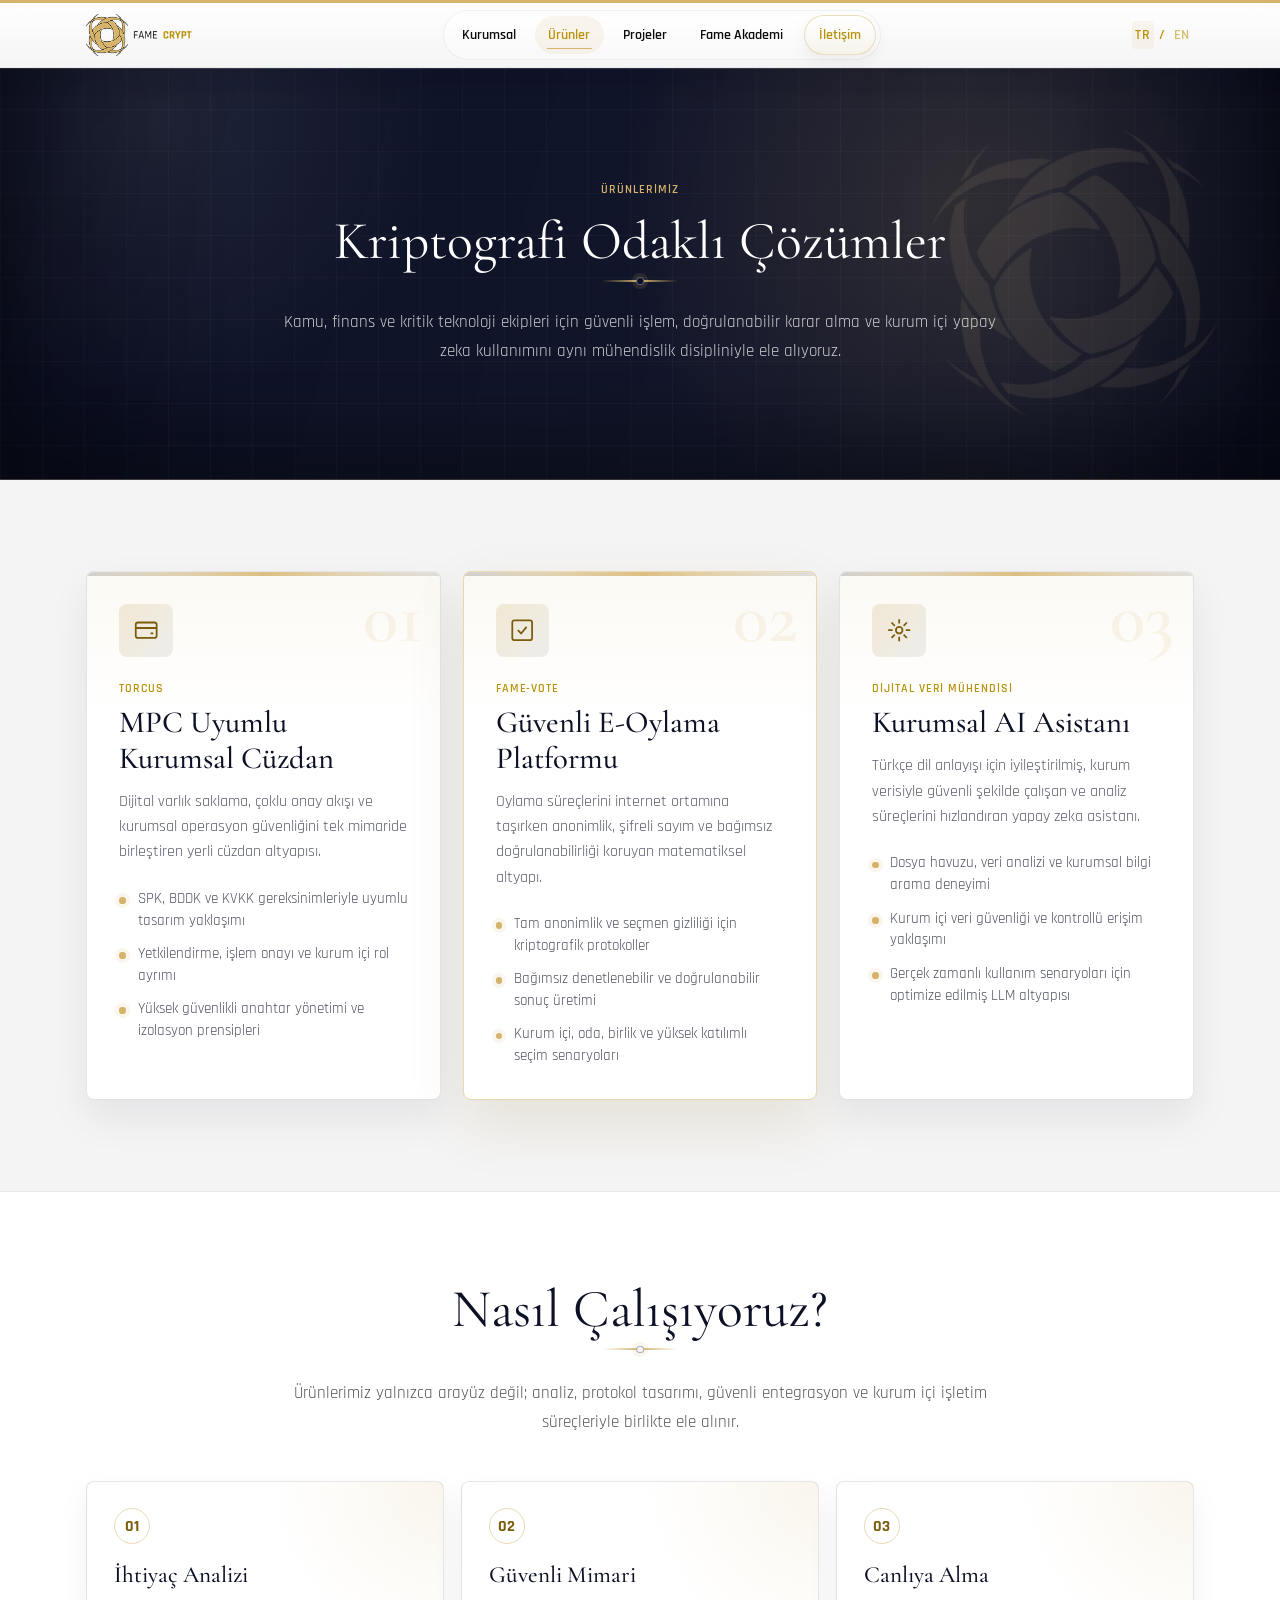
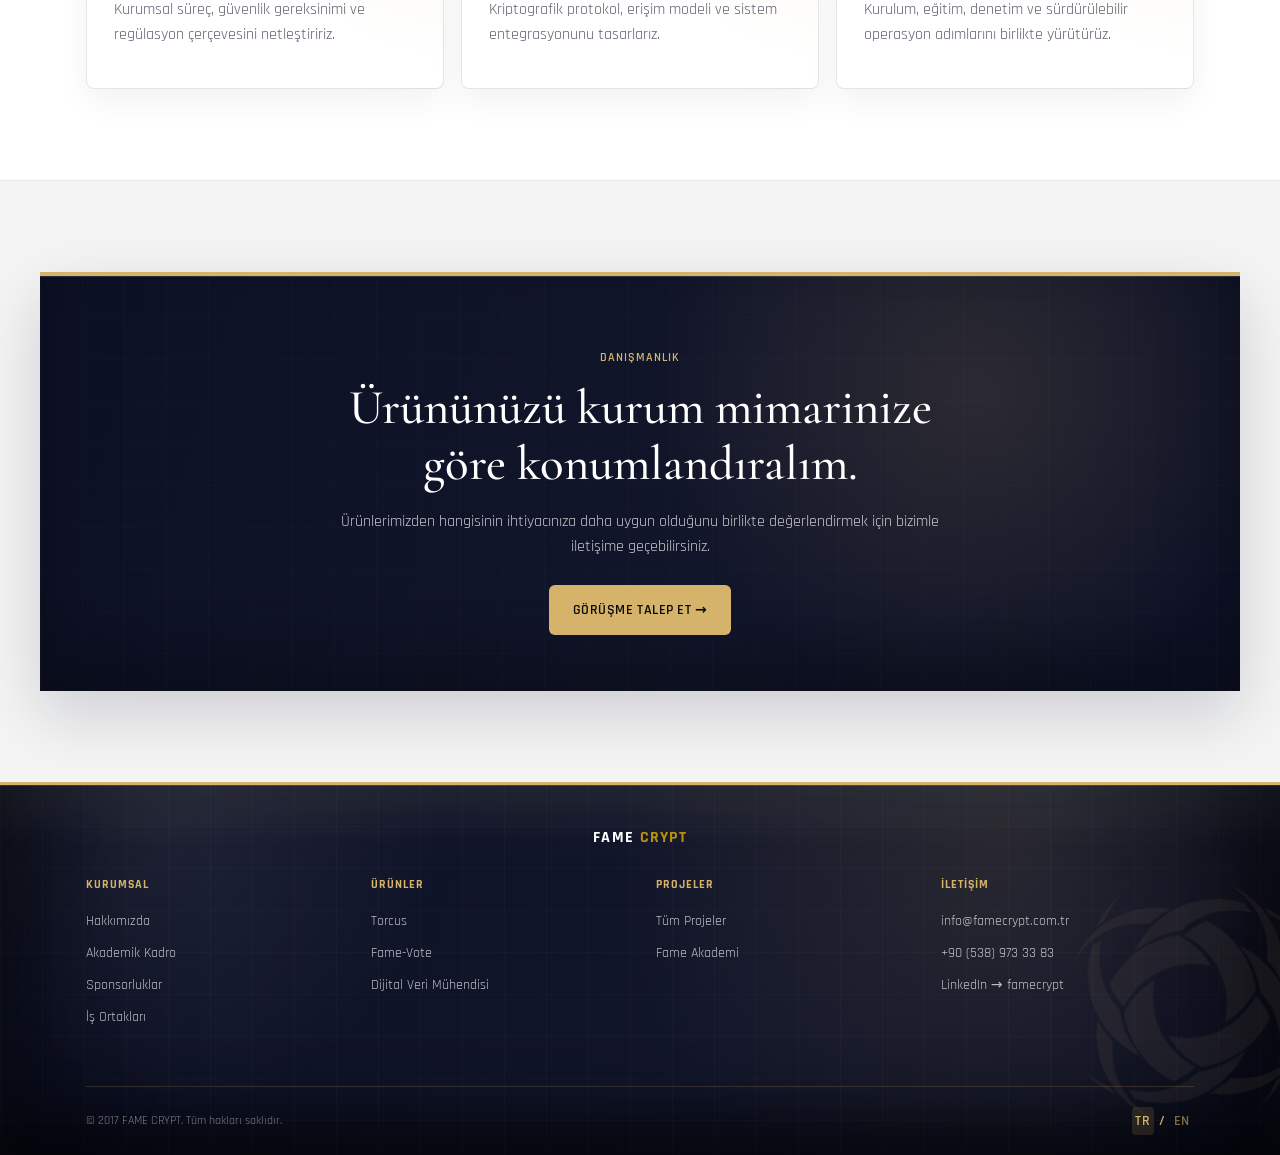
<file: pages/urunler.html>
<!DOCTYPE html>
<html lang="tr">
  <head>
    <meta charset="UTF-8" />
    <meta name="viewport" content="width=device-width, initial-scale=1.0" />
    <title>Ürünlerimiz — FAME CRYPT</title>
    <meta
      name="description"
      content="FameCrypt ürünleri: TORCUS kurumsal cüzdan, FAME-VOTE güvenli e-oylama platformu ve Dijital Veri Mühendisi kurumsal yapay zeka asistanı."
    />

    <link rel="preconnect" href="https://fonts.googleapis.com" />
    <link rel="preconnect" href="https://fonts.gstatic.com" crossorigin />
    <link
      href="https://fonts.googleapis.com/css2?family=Cormorant+Garamond:wght@400;500;600;700&family=Rajdhani:wght@400;500;600;700&display=swap"
      rel="stylesheet"
    />

    <link rel="stylesheet" href="../styles/tokens.css" />
    <link rel="stylesheet" href="../styles/global.css?v=20260623-home-headings" />
    <link rel="stylesheet" href="../styles/components.css?v=20260623-nav-cta" />
    <link rel="stylesheet" href="../styles/pages.css?v=20260623-products-page" />
  </head>
  <body>
    <header class="site-header">
      <div class="container site-header__inner">
        <a class="brand" href="../index.html" aria-label="FAME CRYPT ana sayfa">
          <img
            class="brand__logo"
            src="../assets/images/logo.png"
            alt="FAME CRYPT"
            width="150"
            height="36"
          />
        </a>

        <nav class="nav" aria-label="Ana menü">
          <a class="nav__link" href="hakkimizda.html">Kurumsal</a>
          <a class="nav__link" href="urunler.html" aria-current="page">Ürünler</a>
          <a class="nav__link" href="projeler.html">Projeler</a>
          <a class="nav__link" href="fame-akademi.html">Fame Akademi</a>
          <a class="nav__link nav__link--cta" href="iletisim.html">İletişim</a>
        </nav>

        <span class="lang language-switcher header-lang" aria-label="Dil seçimi">
          <button type="button" data-lang-option="tr">TR</button>
          <span aria-hidden="true">/</span>
          <button type="button" data-lang-option="en">EN</button>
        </span>
        <button class="nav-toggle" aria-label="Menüyü aç" aria-expanded="false">☰</button>
      </div>
    </header>

    <main>
      <section class="product-hero" aria-labelledby="products-page-title">
        <div class="container product-hero__inner">
          <p class="eyebrow">ÜRÜNLERİMİZ</p>
          <h1 class="panel-title" id="products-page-title">Kriptografi Odaklı Çözümler</h1>
          <p class="product-hero__lead">
            Kamu, finans ve kritik teknoloji ekipleri için güvenli işlem, doğrulanabilir
            karar alma ve kurum içi yapay zeka kullanımını aynı mühendislik disipliniyle
            ele alıyoruz.
          </p>
        </div>
      </section>

      <section class="product-suite" aria-label="Ürün detayları">
        <div class="container product-suite__grid">
          <article class="product-detail-card" id="torcus">
            <span class="product-detail-card__index" aria-hidden="true">01</span>
            <div class="product-detail-card__icon" aria-hidden="true">
              <svg viewBox="0 0 24 24" fill="none" stroke="currentColor" stroke-width="1.6">
                <rect x="2.5" y="5" width="19" height="14" rx="2" />
                <path d="M2.5 10h19M16 15h2.5" />
              </svg>
            </div>
            <p class="eyebrow">TORCUS</p>
            <h2 class="product-detail-card__title">MPC Uyumlu Kurumsal Cüzdan</h2>
            <p class="product-detail-card__text">
              Dijital varlık saklama, çoklu onay akışı ve kurumsal operasyon güvenliğini
              tek mimaride birleştiren yerli cüzdan altyapısı.
            </p>
            <ul class="product-detail-card__list">
              <li>SPK, BDDK ve KVKK gereksinimleriyle uyumlu tasarım yaklaşımı</li>
              <li>Yetkilendirme, işlem onayı ve kurum içi rol ayrımı</li>
              <li>Yüksek güvenlikli anahtar yönetimi ve izolasyon prensipleri</li>
            </ul>
          </article>

          <article class="product-detail-card product-detail-card--featured" id="fame-vote">
            <span class="product-detail-card__index" aria-hidden="true">02</span>
            <div class="product-detail-card__icon" aria-hidden="true">
              <svg viewBox="0 0 24 24" fill="none" stroke="currentColor" stroke-width="1.6">
                <rect x="3" y="3" width="18" height="18" rx="2" />
                <path d="m8 12 3 3 5-6" />
              </svg>
            </div>
            <p class="eyebrow">FAME-VOTE</p>
            <h2 class="product-detail-card__title">Güvenli E-Oylama Platformu</h2>
            <p class="product-detail-card__text">
              Oylama süreçlerini internet ortamına taşırken anonimlik, şifreli sayım
              ve bağımsız doğrulanabilirliği koruyan matematiksel altyapı.
            </p>
            <ul class="product-detail-card__list">
              <li>Tam anonimlik ve seçmen gizliliği için kriptografik protokoller</li>
              <li>Bağımsız denetlenebilir ve doğrulanabilir sonuç üretimi</li>
              <li>Kurum içi, oda, birlik ve yüksek katılımlı seçim senaryoları</li>
            </ul>
          </article>

          <article class="product-detail-card" id="dijital-veri-muhendisi">
            <span class="product-detail-card__index" aria-hidden="true">03</span>
            <div class="product-detail-card__icon" aria-hidden="true">
              <svg viewBox="0 0 24 24" fill="none" stroke="currentColor" stroke-width="1.6">
                <circle cx="12" cy="12" r="3" />
                <path d="M12 2v4M12 18v4M2 12h4M18 12h4M5 5l3 3M16 16l3 3M19 5l-3 3M8 16l-3 3" />
              </svg>
            </div>
            <p class="eyebrow">DİJİTAL VERİ MÜHENDİSİ</p>
            <h2 class="product-detail-card__title">Kurumsal AI Asistanı</h2>
            <p class="product-detail-card__text">
              Türkçe dil anlayışı için iyileştirilmiş, kurum verisiyle güvenli şekilde
              çalışan ve analiz süreçlerini hızlandıran yapay zeka asistanı.
            </p>
            <ul class="product-detail-card__list">
              <li>Dosya havuzu, veri analizi ve kurumsal bilgi arama deneyimi</li>
              <li>Kurum içi veri güvenliği ve kontrollü erişim yaklaşımı</li>
              <li>Gerçek zamanlı kullanım senaryoları için optimize edilmiş LLM altyapısı</li>
            </ul>
          </article>
        </div>
      </section>

      <section class="product-process" aria-labelledby="process-title">
        <div class="container">
          <h2 class="section-title" id="process-title">Nasıl Çalışıyoruz?</h2>
          <p class="section-intro">
            Ürünlerimiz yalnızca arayüz değil; analiz, protokol tasarımı, güvenli
            entegrasyon ve kurum içi işletim süreçleriyle birlikte ele alınır.
          </p>
          <div class="product-process__grid">
            <article class="process-step">
              <span>01</span>
              <h3>İhtiyaç Analizi</h3>
              <p>Kurumsal süreç, güvenlik gereksinimi ve regülasyon çerçevesini netleştiririz.</p>
            </article>
            <article class="process-step">
              <span>02</span>
              <h3>Güvenli Mimari</h3>
              <p>Kriptografik protokol, erişim modeli ve sistem entegrasyonunu tasarlarız.</p>
            </article>
            <article class="process-step">
              <span>03</span>
              <h3>Canlıya Alma</h3>
              <p>Kurulum, eğitim, denetim ve sürdürülebilir operasyon adımlarını birlikte yürütürüz.</p>
            </article>
          </div>
        </div>
      </section>

      <section class="product-cta" aria-labelledby="product-cta-title">
        <div class="container product-cta__inner">
          <p class="eyebrow">DANIŞMANLIK</p>
          <h2 id="product-cta-title">Ürününüzü kurum mimarinize göre konumlandıralım.</h2>
          <p>
            Ürünlerimizden hangisinin ihtiyacınıza daha uygun olduğunu birlikte
            değerlendirmek için bizimle iletişime geçebilirsiniz.
          </p>
          <a class="btn btn--primary" href="iletisim.html">Görüşme Talep Et →</a>
        </div>
      </section>
    </main>

    <footer class="site-footer" id="iletisim">
      <div class="container">
        <p class="site-footer__brand">FAME <span class="brand__crypt">CRYPT</span></p>
        <div class="footer-grid">
          <div class="footer-col">
            <p class="footer-col__title">Kurumsal</p>
            <ul>
              <li><a href="hakkimizda.html">Hakkımızda</a></li>
              <li><a href="hakkimizda.html#akademi">Akademik Kadro</a></li>
              <li><a href="hakkimizda.html#sponsorluklar">Sponsorluklar</a></li>
              <li><a href="hakkimizda.html#ortaklar">İş Ortakları</a></li>
            </ul>
          </div>
          <div class="footer-col">
            <p class="footer-col__title">Ürünler</p>
            <ul>
              <li><a href="#torcus">Torcus</a></li>
              <li><a href="#fame-vote">Fame-Vote</a></li>
              <li><a href="#dijital-veri-muhendisi">Dijital Veri Mühendisi</a></li>
            </ul>
          </div>
          <div class="footer-col">
            <p class="footer-col__title">Projeler</p>
            <ul>
              <li><a href="projeler.html">Tüm Projeler</a></li>
              <li><a href="fame-akademi.html">Fame Akademi</a></li>
            </ul>
          </div>
          <div class="footer-col">
            <p class="footer-col__title">İletişim</p>
            <ul>
              <li><a href="mailto:info@famecrypt.com.tr">info@famecrypt.com.tr</a></li>
              <li><a href="tel:+905389733383">+90 (538) 973 33 83</a></li>
              <li>
                <a
                  href="https://tr.linkedin.com/company/famecrypt"
                  target="_blank"
                  rel="noopener noreferrer"
                  >LinkedIn → famecrypt</a
                >
              </li>
            </ul>
          </div>
        </div>
      </div>
      <div class="container">
        <div class="footer-bottom">
          <span>© 2017 FAME CRYPT. Tüm hakları saklıdır.</span>
          <span class="lang language-switcher" aria-label="Dil seçimi">
            <button type="button" data-lang-option="tr">TR</button>
            <span aria-hidden="true">/</span>
            <button type="button" data-lang-option="en">EN</button>
          </span>
        </div>
      </div>
    </footer>

    <script src="../scripts/main.js?v=20260623-nav-refresh"></script>
    <script src="../scripts/i18n.js?v=20260623-i18n-complete"></script>
  </body>
</html>
</file>
<file: styles/tokens.css>
/* ==========================================================================
   FAME CRYPT — Design Tokens
   Figma Dev Mode'dan birebir alınan değerler. Tek doğruluk kaynağı.
   ========================================================================== */

:root {
  /* --- Renkler --------------------------------------------------------- */
  --color-bg: #f4f4f4;          /* sayfa zemini */
  --color-surface: #ffffff;     /* kartlar, paneller */
  --color-ink: #0a0a0a;         /* siyah metin / footer */
  --color-navy: #0d1126;        /* derin lacivert teknik vurgu */
  --color-gold: #d5b36b;        /* ana altın vurgu */
  --color-gold-deep: #b8920a;   /* logo "CRYPT", vurgu başlık */
  --color-gold-dark: #7a5c0a;   /* koyu altın detay */
  --color-muted: #555555;       /* ikincil gri metin */
  --color-muted-2: #7a7a7a;     /* daha açık gri (etiketler) */
  --color-line: #e8e8e8;        /* ince ayraç / kenarlık */
  --color-surface-alt: #2a2a2a; /* koyu yüzey (opaklıkla kullanılır) */

  /* Altın %15 / %25 tint (Figma'da görülen şeffaf varyantlar) */
  --color-gold-15: rgba(213, 179, 107, 0.15);
  --color-gold-25: rgba(213, 179, 107, 0.25);

  /* --- Tipografi ------------------------------------------------------- */
  /* Başlıklar: Cormorant Garamond (editöryel serif) */
  --font-serif: "Cormorant Garamond", Georgia, "Times New Roman", serif;
  /* Gövde / açıklamalar: Rajdhani (teknik sans) */
  --font-sans: "Rajdhani", system-ui, -apple-system, "Segoe UI", sans-serif;

  --text-hero: clamp(2.5rem, 1.5rem + 4vw, 4rem);
  --text-h2: clamp(1.75rem, 1.2rem + 2vw, 2.75rem);
  --text-h3: 1.25rem;
  --text-base: 1rem;
  --text-sm: 0.875rem;
  --text-xs: 0.75rem;

  --tracking-wide: 0.08em;   /* küçük büyük-harfli etiketler için */
  --leading-tight: 1.15;
  --leading-normal: 1.6;

  /* --- Boşluk ---------------------------------------------------------- */
  --space-section: clamp(3.5rem, 2.5rem + 4vw, 6.5rem);
  --space-card: 1.75rem;
  --container-max: 1200px;
  --container-pad: clamp(1.25rem, 0.5rem + 3vw, 3rem);

  /* --- Şekil ----------------------------------------------------------- */
  --radius-sm: 6px;
  --radius-md: 12px;
  --radius-lg: 20px;

  --shadow-card: 0 10px 30px rgba(10, 10, 10, 0.06);
  --shadow-hero: 0 24px 60px rgba(10, 10, 10, 0.12);

  /* --- Hareket --------------------------------------------------------- */
  --duration-fast: 150ms;
  --duration-normal: 300ms;
  --ease-out-expo: cubic-bezier(0.16, 1, 0.3, 1);
  --marquee-duration: 50s;
}
</file>
<file: styles/global.css>
/* ==========================================================================
   FAME CRYPT — Global / Base
   ========================================================================== */

*,
*::before,
*::after {
  box-sizing: border-box;
}

* {
  margin: 0;
}

html {
  scroll-behavior: smooth;
  -webkit-text-size-adjust: 100%;
}

/* Sabit header'ın anchor başlıklarını örtmemesi için */
:target,
[id] {
  scroll-margin-top: 88px;
}

body {
  font-family: var(--font-sans);
  font-size: var(--text-base);
  line-height: var(--leading-normal);
  color: var(--color-ink);
  background-color: var(--color-bg);
  -webkit-font-smoothing: antialiased;
  text-rendering: optimizeLegibility;
}

img,
svg {
  display: block;
  max-width: 100%;
  height: auto;
}

a {
  color: inherit;
  text-decoration: none;
}

ul,
ol {
  list-style: none;
  padding: 0;
}

button {
  font: inherit;
  cursor: pointer;
  border: none;
  background: none;
}

/* --- Tipografi -------------------------------------------------------- */
h1,
h2,
h3,
h4 {
  font-family: var(--font-serif);
  font-weight: 500;
  line-height: var(--leading-tight);
  color: var(--color-ink);
}

/* Rajdhani gövdede biraz nefes ister */
p {
  font-weight: 400;
}

/* Küçük büyük-harfli vurgu etiketi (kartlardaki "TORCUS", "KARİYER" gibi) */
.eyebrow {
  font-family: var(--font-sans);
  font-size: var(--text-xs);
  font-weight: 600;
  letter-spacing: var(--tracking-wide);
  text-transform: uppercase;
  color: var(--color-gold-deep);
}

/* --- Düzen ------------------------------------------------------------ */
.container {
  width: 100%;
  max-width: var(--container-max);
  margin-inline: auto;
  padding-inline: var(--container-pad);
}

.section {
  padding-block: var(--space-section);
}

/* Bölüm başlığı (büyük serif, ör. "ÜRÜNLERİMİZ") */
.section-title {
  position: relative;
  padding-left: 0;
  font-size: clamp(2.4rem, 1.9rem + 1.8vw, 3.35rem);
  line-height: 1;
  font-weight: 400;
  letter-spacing: 0;
  color: var(--color-navy);
  text-align: center;
  margin-bottom: 3rem;
}

.section-title::before {
  content: "";
  position: absolute;
  left: 50%;
  top: calc(100% + 0.72rem);
  width: 4.75rem;
  height: 2px;
  border-radius: 999px;
  background: linear-gradient(90deg, transparent, var(--color-gold), transparent);
  transform: translateX(-50%);
}

.section-title::after {
  content: "";
  position: absolute;
  left: 50%;
  top: calc(100% + 0.55rem);
  width: 0.48rem;
  height: 0.48rem;
  border: 1px solid rgba(13, 17, 38, 0.3);
  border-radius: 50%;
  background: var(--color-bg);
  box-shadow: 0 0 0 4px rgba(213, 179, 107, 0.12);
  transform: translateX(-50%);
}

.section-intro {
  max-width: 48rem;
  margin: -0.35rem auto 2.8rem;
  color: var(--color-muted);
  font-size: 1.05rem;
  line-height: 1.7;
  text-align: center;
}

/* --- Butonlar --------------------------------------------------------- */
.btn {
  display: inline-flex;
  align-items: center;
  gap: 0.5rem;
  padding: 0.85rem 1.5rem;
  font-family: var(--font-sans);
  font-weight: 600;
  font-size: var(--text-sm);
  letter-spacing: 0.04em;
  text-transform: uppercase;
  border-radius: var(--radius-sm);
  transition: transform var(--duration-fast) var(--ease-out-expo),
    background-color var(--duration-normal) var(--ease-out-expo),
    color var(--duration-normal) var(--ease-out-expo);
}

.btn:hover {
  transform: translateY(-2px);
}

.btn:active {
  transform: translateY(0);
}

.btn:focus-visible {
  outline: 2px solid var(--color-gold-deep);
  outline-offset: 3px;
}

.btn--primary {
  background-color: var(--color-gold);
  color: var(--color-ink);
}

.btn--primary:hover {
  background-color: var(--color-gold-deep);
  color: var(--color-surface);
}

.btn--ghost {
  background-color: transparent;
  color: var(--color-ink);
  border: 1px solid var(--color-gold);
}

.btn--ghost:hover {
  background-color: var(--color-gold-15);
}

/* Erişilebilirlik: reduced motion */
@media (prefers-reduced-motion: reduce) {
  html {
    scroll-behavior: auto;
  }
  *,
  *::before,
  *::after {
    animation-duration: 0.001ms !important;
    animation-iteration-count: 1 !important;
    transition-duration: 0.001ms !important;
  }
}
</file>
<file: styles/components.css>
/* ==========================================================================
   FAME CRYPT — Components
   ========================================================================== */

/* --- Header / Nav ----------------------------------------------------- */
.site-header {
  position: sticky;
  top: 0;
  z-index: 100;
  background:
    linear-gradient(180deg, rgba(255, 255, 255, 0.92), rgba(244, 244, 244, 0.84));
  backdrop-filter: blur(14px);
  border-top: 3px solid var(--color-gold);
  border-bottom: 1px solid var(--color-line);
  box-shadow: 0 8px 30px rgba(13, 17, 38, 0.055);
}

.site-header__inner {
  display: flex;
  align-items: center;
  justify-content: space-between;
  gap: 2rem;
  height: 64px;
}

.brand {
  display: flex;
  align-items: center;
  gap: 0.6rem;
  font-family: var(--font-sans);
  font-weight: 700;
  font-size: 1.1rem;
  letter-spacing: 0.06em;
}

.brand__mark {
  width: 30px;
  height: 30px;
  object-fit: contain;
}

.brand__logo {
  height: 42px;
  width: auto;
  object-fit: contain;
  display: block;
}

.brand__crypt {
  color: var(--color-gold-deep);
}

.nav {
  display: flex;
  align-items: center;
  gap: 0.35rem;
  padding: 0.25rem;
  border: 1px solid rgba(13, 17, 38, 0.06);
  border-radius: 999px;
  background: rgba(255, 255, 255, 0.38);
}

.nav__link {
  font-family: var(--font-sans);
  font-weight: 600;
  font-size: var(--text-sm);
  color: var(--color-ink);
  position: relative;
  padding: 0.48rem 0.85rem;
  border-radius: 999px;
  transition: color var(--duration-fast) var(--ease-out-expo),
    background-color var(--duration-fast) var(--ease-out-expo),
    box-shadow var(--duration-fast) var(--ease-out-expo);
}

.nav__link::after {
  content: "";
  position: absolute;
  left: 50%;
  bottom: 0.28rem;
  width: calc(100% - 1.55rem);
  height: 1px;
  background-color: var(--color-gold);
  transform: translateX(-50%) scaleX(0);
  transform-origin: center;
  transition: transform var(--duration-normal) var(--ease-out-expo);
}

.nav__link:hover {
  color: var(--color-gold-deep);
  background: rgba(213, 179, 107, 0.08);
}

.nav__link:hover::after,
.nav__link[aria-current="page"]::after {
  transform: translateX(-50%) scaleX(1);
}

.nav__link[aria-current="page"] {
  color: var(--color-gold-deep);
  background: rgba(213, 179, 107, 0.12);
}

.nav__link--cta {
  margin-left: 0.15rem;
  color: var(--color-gold-deep);
  border: 1px solid rgba(213, 179, 107, 0.42);
  background:
    linear-gradient(180deg, rgba(255, 255, 255, 0.68), rgba(213, 179, 107, 0.1));
  box-shadow:
    0 1px 0 rgba(255, 255, 255, 0.9) inset,
    0 8px 18px rgba(13, 17, 38, 0.055);
}

.nav__link--cta:hover,
.nav__link--cta[aria-current="page"] {
  color: var(--color-navy);
  border-color: rgba(213, 179, 107, 0.68);
  background:
    linear-gradient(180deg, rgba(255, 255, 255, 0.78), rgba(213, 179, 107, 0.18));
  box-shadow:
    0 1px 0 rgba(255, 255, 255, 0.9) inset,
    0 10px 22px rgba(122, 92, 10, 0.12);
}

.nav__link--cta::after {
  background-color: var(--color-gold-dark);
}

.lang {
  font-family: var(--font-sans);
  font-weight: 600;
  font-size: var(--text-sm);
  color: var(--color-gold-deep);
  letter-spacing: 0.04em;
}

.language-switcher {
  display: inline-flex;
  align-items: center;
  gap: 0.28rem;
}

.language-switcher button {
  padding: 0.18rem 0.24rem;
  border: 0;
  border-radius: 4px;
  color: inherit;
  background: transparent;
  font: inherit;
  letter-spacing: inherit;
  cursor: pointer;
  opacity: 0.58;
  transition: opacity var(--duration-fast), color var(--duration-fast), background-color var(--duration-fast);
}

.language-switcher button:hover,
.language-switcher button.is-active {
  color: var(--color-gold-deep);
  background: rgba(213, 179, 107, 0.1);
  opacity: 1;
}

.site-footer .language-switcher button:hover,
.site-footer .language-switcher button.is-active {
  color: var(--color-gold);
  background: rgba(213, 179, 107, 0.14);
}

.nav-toggle {
  display: none;
  font-size: 1.5rem;
  color: var(--color-ink);
  width: 2.45rem;
  height: 2.45rem;
  border: 1px solid rgba(13, 17, 38, 0.12);
  border-radius: 999px;
  background: rgba(255, 255, 255, 0.52);
}

/* --- Hero ------------------------------------------------------------- */
.hero {
  padding-block: clamp(3rem, 2rem + 5vw, 6rem);
}

.hero__grid {
  display: grid;
  grid-template-columns: 1.05fr 1fr;
  gap: clamp(2rem, 1rem + 4vw, 4.5rem);
  align-items: center;
}

.hero__title {
  font-size: var(--text-hero);
  font-weight: 500;
  letter-spacing: 0.01em;
  margin-bottom: 1.5rem;
}

.hero__lead {
  color: var(--color-muted);
  font-size: 1.05rem;
  max-width: 46ch;
  margin-bottom: 2rem;
}

.hero__actions {
  display: flex;
  flex-wrap: wrap;
  gap: 1rem;
}

.hero__visual {
  background-color: var(--color-surface);
  border-radius: var(--radius-lg);
  box-shadow: var(--shadow-hero);
  padding: clamp(1.5rem, 1rem + 3vw, 3rem);
  display: grid;
  place-items: center;
  aspect-ratio: 1 / 1;
}

.hero__visual img {
  width: 100%;
  height: 100%;
  object-fit: contain;
  filter: drop-shadow(0 12px 24px rgba(122, 92, 10, 0.25));
}

/* Görsel gelene kadar yer tutucu */
.hero__visual--placeholder {
  background: linear-gradient(135deg, #fff, var(--color-gold-15));
  color: var(--color-gold-dark);
  font-family: var(--font-sans);
  font-weight: 600;
  text-align: center;
  border: 1px dashed var(--color-gold);
}

/* --- Marquee (ortaklar / kadro) -------------------------------------- */
.marquee {
  overflow: hidden;
  -webkit-mask-image: linear-gradient(
    90deg,
    transparent,
    #000 8%,
    #000 92%,
    transparent
  );
  mask-image: linear-gradient(90deg, transparent, #000 8%, #000 92%, transparent);
}

.marquee__track {
  display: flex;
  gap: 3.5rem;
  width: max-content;
  animation: marquee-scroll var(--marquee-duration) linear infinite;
}

.marquee:hover .marquee__track {
  animation-play-state: paused;
}

@keyframes marquee-scroll {
  to {
    transform: translateX(-50%);
  }
}

.partners {
  background-color: var(--color-surface);
  border-block: 1px solid var(--color-line);
  padding-block: 2.5rem;
}

.partners__heading {
  position: relative;
  text-align: center;
  font-family: var(--font-serif);
  font-size: clamp(2.4rem, 1.9rem + 1.8vw, 3.35rem);
  font-weight: 400;
  line-height: 1;
  letter-spacing: 0;
  color: var(--color-navy);
  margin-bottom: 3.25rem;
}

.partners__heading::before {
  content: "";
  position: absolute;
  left: 50%;
  top: calc(100% + 0.72rem);
  width: 4.75rem;
  height: 2px;
  border-radius: 999px;
  background: linear-gradient(90deg, transparent, var(--color-gold), transparent);
  transform: translateX(-50%);
}

.partners__heading::after {
  content: "";
  position: absolute;
  left: 50%;
  top: calc(100% + 0.55rem);
  width: 0.48rem;
  height: 0.48rem;
  border: 1px solid rgba(13, 17, 38, 0.3);
  border-radius: 50%;
  background: var(--color-surface);
  box-shadow: 0 0 0 4px rgba(213, 179, 107, 0.12);
  transform: translateX(-50%);
}

.partner-logo {
  --logo-scale: 1;
  display: grid;
  place-items: center;
  height: 60px;
  width: 150px;
  flex: 0 0 auto;
  background: none;
  border: none;
  box-shadow: none;
  opacity: 0.9;
  transition: opacity var(--duration-normal), transform var(--duration-normal);
}

.partner-logo:hover {
  opacity: 1;
  transform: scale(1.05);
}

.partner-logo img {
  max-height: calc(48px * var(--logo-scale));
  max-width: 100%;
  width: auto;
  object-fit: contain;
  background: none;
  border: none;
}

.partner-logo span {
  font-family: var(--font-sans);
  font-weight: 600;
  color: var(--color-muted);
  white-space: nowrap;
}

/* --- Ürün kartları ---------------------------------------------------- */
.products__grid {
  display: grid;
  grid-template-columns: repeat(3, 1fr);
  gap: 1.5rem;
}

.product-card {
  position: relative;
  overflow: hidden;
  background-color: var(--color-surface);
  border-radius: var(--radius-md);
  padding: calc(var(--space-card) + 0.25rem) var(--space-card) var(--space-card);
  box-shadow: var(--shadow-card);
  isolation: isolate;
  transition: transform var(--duration-normal) var(--ease-out-expo),
    box-shadow var(--duration-normal) var(--ease-out-expo);
}

/* Üst altın çizgi — soldan sağa "çizilir", hover'da kalınlaşır */
.product-card::before {
  content: "";
  position: absolute;
  top: 0;
  left: 0;
  width: 100%;
  height: 3px;
  background: linear-gradient(
    90deg,
    var(--color-gold-deep),
    var(--color-gold)
  );
  transform: scaleX(0);
  transform-origin: left;
  transition: transform 0.6s var(--ease-out-expo) 0.1s, height var(--duration-normal);
}

.product-card.is-visible::before {
  transform: scaleX(1);
}

/* Hover'da yumuşak altın parıltı (kartın arkasında) */
.product-card::after {
  content: "";
  position: absolute;
  inset: 0;
  z-index: -1;
  background: radial-gradient(
    120% 80% at 100% 0%,
    var(--color-gold-15),
    transparent 60%
  );
  opacity: 0;
  transition: opacity var(--duration-normal) var(--ease-out-expo);
}

.product-card:hover {
  transform: translateY(-8px);
  box-shadow: 0 22px 50px rgba(122, 92, 10, 0.16);
}

.product-card:hover::before {
  height: 5px;
}

.product-card:hover::after {
  opacity: 1;
}

/* Editöryel hayalet numara */
.product-card__index {
  position: absolute;
  top: 0.5rem;
  right: 1.25rem;
  font-family: var(--font-serif);
  font-size: 4.5rem;
  font-weight: 600;
  line-height: 1;
  color: var(--color-gold);
  opacity: 0.12;
  pointer-events: none;
  transition: opacity var(--duration-normal), transform var(--duration-normal) var(--ease-out-expo);
}

.product-card:hover .product-card__index {
  opacity: 0.22;
  transform: translateY(2px) scale(1.05);
}

.product-card__icon {
  width: 52px;
  height: 52px;
  display: grid;
  place-items: center;
  border-radius: var(--radius-sm);
  background-color: var(--color-gold-15);
  color: var(--color-gold-dark);
  margin-bottom: 1.5rem;
  transition: background-color var(--duration-normal) var(--ease-out-expo),
    color var(--duration-normal) var(--ease-out-expo),
    transform var(--duration-normal) var(--ease-out-expo);
}

.product-card:hover .product-card__icon {
  background: linear-gradient(135deg, var(--color-gold), var(--color-gold-deep));
  color: #fff;
  transform: translateY(-2px) rotate(-4deg);
}

.product-card__icon svg {
  width: 26px;
  height: 26px;
}

.product-card .eyebrow {
  display: block;
  margin-bottom: 0.5rem;
}

.product-card__title {
  font-size: var(--text-h3);
  font-weight: 600;
  margin-bottom: 0.75rem;
}

.product-card__text {
  color: var(--color-muted);
  font-size: 0.95rem;
}

/* "İncele →" — normalde soluk, hover'da belirir ve ok kayar */
.product-card__cta {
  display: inline-flex;
  align-items: center;
  gap: 0.4rem;
  margin-top: 1.5rem;
  font-family: var(--font-sans);
  font-weight: 600;
  font-size: var(--text-sm);
  letter-spacing: 0.05em;
  text-transform: uppercase;
  color: var(--color-gold-deep);
  opacity: 0;
  transform: translateY(6px);
  transition: opacity var(--duration-normal) var(--ease-out-expo),
    transform var(--duration-normal) var(--ease-out-expo);
}

.product-card:hover .product-card__cta {
  opacity: 1;
  transform: translateY(0);
}

.product-card__cta span {
  transition: transform var(--duration-normal) var(--ease-out-expo);
}

.product-card:hover .product-card__cta span {
  transform: translateX(4px);
}

/* --- Kriptografi banner ---------------------------------------------- */
.engineering-banner {
  overflow: hidden;
  padding-block: clamp(1.25rem, 1rem + 2vw, 2.25rem);
  background:
    linear-gradient(180deg, rgba(255, 255, 255, 0.42), transparent 42%),
    var(--color-bg);
}

.engineering-banner__frame {
  position: relative;
  width: 100vw;
  margin-inline: calc(50% - 50vw);
  min-height: clamp(13rem, 18vw, 16.5rem);
  display: grid;
  place-items: center;
  overflow: hidden;
  isolation: isolate;
  border-top: 4px solid var(--color-gold);
  border-radius: 0;
  background:
    radial-gradient(circle at 76% 44%, rgba(213, 179, 107, 0.2), transparent 24rem),
    radial-gradient(circle at 8% 24%, rgba(255, 255, 255, 0.08), transparent 18rem),
    linear-gradient(105deg, #0d1126, rgba(13, 17, 38, 0.98) 58%, #0d1126);
  box-shadow:
    0 24px 70px rgba(13, 17, 38, 0.16),
    inset 0 1px 0 rgba(255, 255, 255, 0.16),
    inset 0 30px 60px rgba(255, 255, 255, 0.04),
    inset 0 -34px 64px rgba(0, 0, 0, 0.34),
    inset 42px 0 80px rgba(0, 0, 0, 0.2),
    inset -42px 0 90px rgba(0, 0, 0, 0.34);
}

.engineering-banner__frame::before {
  content: "";
  position: absolute;
  inset: 0;
  z-index: -2;
  background:
    linear-gradient(90deg, rgba(0, 0, 0, 0.38), transparent 16%, transparent 82%, rgba(0, 0, 0, 0.44)),
    linear-gradient(180deg, rgba(255, 255, 255, 0.12), transparent 12%, transparent 84%, rgba(0, 0, 0, 0.46)),
    linear-gradient(90deg, rgba(255, 255, 255, 0.04) 1px, transparent 1px),
    linear-gradient(0deg, rgba(255, 255, 255, 0.035) 1px, transparent 1px);
  background-size: auto, auto, 42px 42px, 42px 42px;
  opacity: 0.78;
}

.engineering-banner__frame::after {
  content: "";
  position: absolute;
  right: clamp(9rem, 20vw, 18rem);
  bottom: -6.5rem;
  z-index: -1;
  width: clamp(28rem, 58vw, 50rem);
  height: clamp(7rem, 13vw, 11rem);
  border-radius: 999px;
  background:
    linear-gradient(180deg, rgba(19, 24, 49, 0.98), rgba(13, 17, 38, 0.96)),
    linear-gradient(90deg, transparent, rgba(213, 179, 107, 0.42), transparent);
  box-shadow:
    0 -0.46rem 0 rgba(213, 179, 107, 0.58),
    inset 0 1.6rem 2.8rem rgba(255, 255, 255, 0.035),
    inset 0 -1.8rem 3rem rgba(0, 0, 0, 0.36),
    0 -1.1rem 2.5rem rgba(213, 179, 107, 0.11);
  opacity: 0.92;
  transform: rotate(7deg);
}

.engineering-banner__content {
  position: relative;
  z-index: 2;
  width: min(100%, var(--container-max));
  max-width: min(48rem, calc(100% - 2rem));
  padding: clamp(2.25rem, 3vw, 3.6rem) clamp(1rem, 3vw, 2rem);
  text-align: center;
}

.engineering-banner__eyebrow {
  margin-bottom: 0.75rem;
  color: rgba(255, 255, 255, 0.82);
  font-family: var(--font-sans);
  font-size: clamp(0.8rem, 0.55rem + 0.7vw, 1rem);
  font-weight: 600;
  letter-spacing: 0.34em;
  text-transform: uppercase;
}

.engineering-banner__brand {
  color: #fff;
  font-size: clamp(3rem, 1.9rem + 5vw, 5.7rem);
  font-weight: 500;
  line-height: 0.92;
  letter-spacing: 0.02em;
  text-shadow: 0 16px 38px rgba(0, 0, 0, 0.25);
}

.engineering-banner__brand span {
  color: var(--color-gold);
}

.engineering-banner__text {
  margin-top: 0.9rem;
  color: rgba(255, 255, 255, 0.88);
  font-family: var(--font-sans);
  font-size: clamp(0.95rem, 0.76rem + 0.75vw, 1.2rem);
  font-weight: 500;
  letter-spacing: 0.02em;
}

.engineering-banner__visual {
  position: absolute;
  inset: 0;
  z-index: 1;
  pointer-events: none;
}

.engineering-banner__circuit {
  position: absolute;
  right: -3.5rem;
  bottom: -2.5rem;
  width: clamp(17rem, 30vw, 28rem);
  height: clamp(11rem, 21vw, 20rem);
  opacity: 0.48;
  background:
    radial-gradient(circle at 17% 32%, var(--color-gold) 0 4px, transparent 5px),
    radial-gradient(circle at 42% 18%, #fff 0 4px, transparent 5px),
    radial-gradient(circle at 71% 42%, #fff 0 5px, transparent 6px),
    linear-gradient(90deg, transparent 0 14%, rgba(255, 255, 255, 0.78) 14% 15%, transparent 15%),
    linear-gradient(0deg, transparent 0 54%, rgba(255, 255, 255, 0.55) 54% 55%, transparent 55%),
    linear-gradient(135deg, transparent 0 44%, rgba(213, 179, 107, 0.7) 44% 45%, transparent 45%),
    repeating-linear-gradient(90deg, rgba(255, 255, 255, 0.2) 0 2px, transparent 2px 18px);
  filter: drop-shadow(0 0 18px rgba(213, 179, 107, 0.12));
}

.engineering-banner__ring {
  position: absolute;
  right: clamp(0.75rem, 5vw, 4.5rem);
  top: -42%;
  width: clamp(13rem, 22vw, 21rem);
  aspect-ratio: 1;
  border: clamp(1.15rem, 2.2vw, 2.2rem) solid rgba(255, 255, 255, 0.86);
  border-left-color: rgba(213, 179, 107, 0.62);
  border-bottom-color: rgba(255, 255, 255, 0.5);
  border-radius: 50%;
  transform: rotate(-24deg);
}

.engineering-banner__logo {
  position: absolute;
  right: clamp(2.25rem, 6vw, 7rem);
  top: 50%;
  width: clamp(10rem, 18vw, 17rem);
  height: auto;
  opacity: 0.14;
  filter:
    sepia(0.5)
    saturate(0.9)
    brightness(1.16)
    drop-shadow(0 18px 34px rgba(0, 0, 0, 0.26))
    drop-shadow(0 0 24px rgba(213, 179, 107, 0.18));
  transform: translateY(-50%) rotate(-7deg);
}

/* Scroll-reveal başlangıç durumu (JS .is-visible ekler) */
.reveal {
  opacity: 0;
  transform: translateY(28px);
  transition: opacity 0.7s var(--ease-out-expo),
    transform 0.7s var(--ease-out-expo);
  transition-delay: calc(var(--i, 0) * 120ms);
}

.reveal.is-visible {
  opacity: 1;
  transform: translateY(0);
}

@media (prefers-reduced-motion: reduce) {
  .reveal {
    opacity: 1;
    transform: none;
  }
  .product-card.is-visible::before {
    transition: none;
  }
}

/* --- Akademik kadro kartları (marquee) -------------------------------- */
.academic {
  background-color: var(--color-bg);
}

.staff-card {
  display: flex;
  align-items: stretch;
  overflow: hidden;
  background-color: var(--color-surface);
  border: 1px solid var(--color-line);
  border-radius: var(--radius-md);
  min-width: 360px;
  box-shadow: var(--shadow-card);
  transition: transform var(--duration-normal) var(--ease-out-expo),
    box-shadow var(--duration-normal) var(--ease-out-expo);
}

.staff-card:hover {
  transform: translateY(-4px);
  box-shadow: 0 16px 40px rgba(122, 92, 10, 0.14);
}

/* Sol bant — minimal, açık altın tonlu; baş harfler koyu altın serif */
.staff-card__badge {
  flex: 0 0 auto;
  width: 76px;
  display: grid;
  place-items: center;
  background: linear-gradient(
    180deg,
    var(--color-gold-25) 0%,
    var(--color-gold-15) 45%,
    rgba(213, 179, 107, 0.04) 100%
  );
  border-right: 1px solid var(--color-gold-15);
  font-family: var(--font-serif);
  font-size: 1.6rem;
  font-weight: 600;
  letter-spacing: 0.05em;
  color: var(--color-gold-dark);
}

.staff-card__body {
  padding: 1.25rem 1.5rem;
}

.staff-card .eyebrow {
  display: block;
  margin-bottom: 0.4rem;
}

.staff-card__name {
  font-family: var(--font-serif);
  font-size: 1.35rem;
  font-weight: 600;
  margin-bottom: 0.2rem;
}

.staff-card__meta {
  font-size: var(--text-sm);
  color: var(--color-muted);
}

/* --- Footer ----------------------------------------------------------- */
.site-footer {
  position: relative;
  isolation: isolate;
  overflow: hidden;
  background:
    radial-gradient(circle at 78% 18%, rgba(213, 179, 107, 0.12), transparent 24rem),
    radial-gradient(circle at 12% 12%, rgba(255, 255, 255, 0.07), transparent 18rem),
    linear-gradient(105deg, #0d1126, rgba(13, 17, 38, 0.98) 58%, #0d1126);
  color: #d8d8d8;
  border-top: 3px solid var(--color-gold);
  box-shadow:
    inset 0 1px 0 rgba(255, 255, 255, 0.13),
    inset 0 34px 68px rgba(255, 255, 255, 0.035),
    inset 0 -46px 86px rgba(0, 0, 0, 0.42),
    inset 42px 0 80px rgba(0, 0, 0, 0.18),
    inset -42px 0 90px rgba(0, 0, 0, 0.32);
}

.site-footer::before {
  content: "";
  position: absolute;
  inset: 0;
  z-index: -2;
  background:
    linear-gradient(90deg, rgba(0, 0, 0, 0.36), transparent 16%, transparent 82%, rgba(0, 0, 0, 0.42)),
    linear-gradient(180deg, rgba(255, 255, 255, 0.1), transparent 16%, transparent 84%, rgba(0, 0, 0, 0.46)),
    linear-gradient(90deg, rgba(255, 255, 255, 0.04) 1px, transparent 1px),
    linear-gradient(0deg, rgba(255, 255, 255, 0.035) 1px, transparent 1px);
  background-size: auto, auto, 42px 42px, 42px 42px;
  opacity: 0.58;
  pointer-events: none;
}

.site-footer::after {
  content: "";
  position: absolute;
  right: clamp(-3rem, -2vw, -1rem);
  bottom: clamp(1.5rem, 3vw, 3rem);
  z-index: -1;
  width: clamp(10rem, 18vw, 16rem);
  aspect-ratio: 1;
  background: url("../assets/images/logo-2.png") center / contain no-repeat;
  opacity: 0.055;
  filter:
    sepia(0.5)
    saturate(0.9)
    brightness(1.14)
    drop-shadow(0 18px 34px rgba(0, 0, 0, 0.22));
  transform: rotate(-8deg);
  pointer-events: none;
}

.site-footer__brand {
  text-align: center;
  font-family: var(--font-sans);
  font-weight: 700;
  letter-spacing: 0.08em;
  padding-block: 2.5rem 1.5rem;
  color: #fff;
}

.footer-grid {
  display: grid;
  grid-template-columns: repeat(4, 1fr);
  gap: 2rem;
  padding-bottom: 3rem;
}

.footer-col__title {
  font-family: var(--font-sans);
  font-size: var(--text-xs);
  font-weight: 700;
  letter-spacing: var(--tracking-wide);
  text-transform: uppercase;
  color: var(--color-gold);
  margin-bottom: 1rem;
}

.footer-col li {
  margin-bottom: 0.6rem;
  font-size: var(--text-sm);
}

.footer-col a {
  color: rgba(255, 255, 255, 0.72);
  transition: color var(--duration-fast);
}

.footer-col a:hover {
  color: var(--color-gold);
}

.footer-bottom {
  border-top: 1px solid rgba(213, 179, 107, 0.18);
  padding-block: 1.25rem;
  display: flex;
  justify-content: space-between;
  align-items: center;
  font-size: var(--text-xs);
  color: rgba(255, 255, 255, 0.48);
}

.footer-bottom .lang {
  color: var(--color-gold);
}

/* --- Responsive ------------------------------------------------------- */
@media (max-width: 960px) {
  .products__grid {
    grid-template-columns: 1fr;
  }
  .engineering-banner__frame {
    min-height: 14.5rem;
  }
  .engineering-banner__content {
    max-width: min(38rem, calc(100% - 2rem));
  }
  .engineering-banner__ring {
    right: -3.5rem;
    opacity: 0.65;
  }
  .engineering-banner__logo {
    right: 2.5rem;
    opacity: 0.1;
  }
  .hero__grid {
    grid-template-columns: 1fr;
  }
  .hero__visual {
    max-width: 420px;
    margin-inline: auto;
  }
  .footer-grid {
    grid-template-columns: repeat(2, 1fr);
  }
}

@media (max-width: 720px) {
  .header-lang {
    display: none;
  }
  .site-header__inner {
    position: relative;
  }
  .nav {
    position: absolute;
    left: 1rem;
    right: 1rem;
    top: calc(100% + 0.75rem);
    display: none;
    flex-direction: column;
    align-items: stretch;
    gap: 0.25rem;
    padding: 0.65rem;
    border-radius: 14px;
    background:
      linear-gradient(180deg, rgba(255, 255, 255, 0.96), rgba(244, 244, 244, 0.94));
    border-color: rgba(213, 179, 107, 0.22);
    box-shadow: 0 18px 44px rgba(13, 17, 38, 0.14);
  }
  .nav.is-open {
    display: flex;
  }
  .nav__link {
    padding: 0.72rem 0.9rem;
    text-align: center;
  }
  .nav__link--cta {
    margin-left: 0;
  }
  .nav-toggle {
    display: block;
  }
  .engineering-banner__frame {
    min-height: 13.5rem;
  }
  .engineering-banner__eyebrow {
    letter-spacing: 0.22em;
  }
  .engineering-banner__brand {
    font-size: clamp(2.7rem, 12vw, 4rem);
  }
  .engineering-banner__text {
    max-width: 24rem;
    margin-inline: auto;
    line-height: 1.25;
  }
  .engineering-banner__circuit {
    opacity: 0.25;
  }
  .engineering-banner__logo {
    right: -3rem;
    width: 12rem;
    opacity: 0.08;
  }
}

@media (max-width: 480px) {
  .engineering-banner {
    padding-block: 1rem;
  }
  .engineering-banner__frame {
    min-height: 12.5rem;
  }
  .engineering-banner__frame::after {
    right: -14rem;
    bottom: -6.9rem;
    opacity: 0.48;
  }
  .engineering-banner__eyebrow {
    font-size: 0.72rem;
    letter-spacing: 0.16em;
  }
  .engineering-banner__text {
    font-size: 0.94rem;
  }
  .footer-grid {
    grid-template-columns: 1fr;
  }
  .footer-bottom {
    flex-direction: column;
    gap: 0.75rem;
  }
}
</file>
<file: fame-cr-v2/styles/theme.css>
/* ==========================================================================
   FAME CRYPT — Tema (tasarım sistemi)
   Palet: #0D1126 lacivert · #FFFFFF beyaz · #D5B36B altın
   Çoğunlukla koyu; lacivertten siyaha ombre geçiş.
   ========================================================================== */

:root {
  /* --- Renkler ---------------------------------------------------------- */
  --navy: #0d1126;
  --navy-2: #0a0e20;
  --navy-3: #11152e;
  --black: #04050b;
  --ink: #070912;

  --gold: #d5b36b;
  --gold-bright: #ecd29a;
  --gold-deep: #a8854a;
  --gold-soft: rgba(213, 179, 107, 0.14);
  --gold-line: rgba(213, 179, 107, 0.22);

  --white: #ffffff;
  --text: #e8eaf3;
  --text-dim: #9aa1bb;
  --text-faint: #6b7290;

  --surface: rgba(255, 255, 255, 0.025);
  --surface-2: rgba(255, 255, 255, 0.045);
  --line: rgba(255, 255, 255, 0.08);

  /* --- Tipografi -------------------------------------------------------- */
  --font-display: "Oxanium", "Rajdhani", system-ui, sans-serif;
  --font-body: "Rajdhani", system-ui, -apple-system, "Segoe UI", sans-serif;

  --text-hero: clamp(2.4rem, 1.3rem + 4.4vw, 4.6rem);
  --text-h1: clamp(2rem, 1.2rem + 3.2vw, 3.4rem);
  --text-h2: clamp(1.6rem, 1.1rem + 2.2vw, 2.6rem);
  --text-h3: clamp(1.1rem, 0.95rem + 0.6vw, 1.4rem);
  --text-base: clamp(1rem, 0.96rem + 0.18vw, 1.1rem);
  --text-sm: 0.875rem;
  --text-xs: 0.75rem;

  --tracking-wide: 0.14em;
  --tracking-wider: 0.22em;
  --leading: 1.65;

  /* --- Boşluk / şekil --------------------------------------------------- */
  --container: 1280px;
  --pad-x: clamp(1.2rem, 0.5rem + 3vw, 3rem);
  --section-y: clamp(4rem, 2.5rem + 6vw, 8rem);

  --radius-sm: 10px;
  --radius: 16px;
  --radius-lg: 24px;
  --radius-pill: 999px;

  --shadow: 0 24px 60px -20px rgba(0, 0, 0, 0.75);
  --shadow-gold: 0 18px 50px -16px rgba(213, 179, 107, 0.28);

  /* --- Hareket ---------------------------------------------------------- */
  --dur-fast: 160ms;
  --dur: 320ms;
  --dur-slow: 600ms;
  --ease: cubic-bezier(0.16, 1, 0.3, 1);
  --marquee: 42s;
}

/* --------------------------------------------------------------------------
   Reset / temel
   -------------------------------------------------------------------------- */
*,
*::before,
*::after {
  box-sizing: border-box;
  margin: 0;
  padding: 0;
}

html {
  scroll-behavior: smooth;
  -webkit-text-size-adjust: 100%;
}

body {
  font-family: var(--font-body);
  font-size: var(--text-base);
  line-height: var(--leading);
  color: var(--text);
  background: var(--ink);
  overflow-x: hidden;
  position: relative;
  min-height: 100vh;
  -webkit-font-smoothing: antialiased;
}

/* Lacivert → siyah ombre zemin + ince ışıltı */
body::before {
  content: "";
  position: fixed;
  inset: 0;
  z-index: -2;
  background:
    radial-gradient(140% 90% at 50% -10%, rgba(33, 41, 84, 0.55) 0%, transparent 55%),
    radial-gradient(120% 80% at 85% 8%, rgba(213, 179, 107, 0.07) 0%, transparent 45%),
    linear-gradient(180deg, var(--navy) 0%, var(--navy-2) 30%, var(--ink) 65%, var(--black) 100%);
}

/* Çok hafif noise/atmosfer */
body::after {
  content: "";
  position: fixed;
  inset: 0;
  z-index: -1;
  pointer-events: none;
  background-image: radial-gradient(rgba(255, 255, 255, 0.02) 1px, transparent 1px);
  background-size: 3px 3px;
  opacity: 0.5;
}

img {
  max-width: 100%;
  display: block;
}

a {
  color: inherit;
  text-decoration: none;
}

ul {
  list-style: none;
}

:focus-visible {
  outline: 2px solid var(--gold);
  outline-offset: 3px;
  border-radius: 4px;
}

::selection {
  background: var(--gold);
  color: var(--navy);
}

/* --------------------------------------------------------------------------
   Tipografi yardımcıları
   -------------------------------------------------------------------------- */
.font-display { font-family: var(--font-display); }

.eyebrow {
  display: inline-block;
  font-family: var(--font-display);
  font-size: var(--text-xs);
  font-weight: 600;
  letter-spacing: var(--tracking-wider);
  text-transform: uppercase;
  color: var(--gold);
  margin-bottom: 1rem;
}

.eyebrow::before {
  content: "";
  display: inline-block;
  width: 26px;
  height: 1px;
  background: var(--gold);
  vertical-align: middle;
  margin-right: 0.7rem;
  opacity: 0.7;
}

.section-title {
  font-family: var(--font-display);
  font-size: var(--text-h2);
  font-weight: 800;
  line-height: 1.1;
  letter-spacing: 0.02em;
  text-transform: uppercase;
}

.section-title .accent,
.gold-text {
  color: var(--gold);
}

.gradient-text {
  background: linear-gradient(120deg, var(--gold-bright), var(--gold) 45%, var(--gold-deep));
  -webkit-background-clip: text;
  background-clip: text;
  -webkit-text-fill-color: transparent;
}

.section-intro {
  max-width: 56ch;
  color: var(--text-dim);
  font-size: var(--text-base);
}

.section-head {
  text-align: center;
  margin-bottom: clamp(2.5rem, 1.5rem + 3vw, 4.5rem);
}

.section-head .section-intro {
  margin: 1rem auto 0;
}

/* Altın ince çizgi (prizma sweep) */
.prism-line {
  width: 100%;
  height: 2px;
  position: relative;
  overflow: hidden;
  background: var(--line);
  border-radius: 2px;
}

.prism-line::before {
  content: "";
  position: absolute;
  inset: 0;
  left: -100%;
  background: linear-gradient(90deg, transparent, var(--gold-deep) 30%, var(--gold-bright) 50%, var(--gold-deep) 70%, transparent);
  animation: prism-sweep 4.5s var(--ease) infinite;
}

@keyframes prism-sweep {
  to { left: 100%; }
}

/* --------------------------------------------------------------------------
   Düzen
   -------------------------------------------------------------------------- */
.container {
  width: 100%;
  max-width: var(--container);
  margin-inline: auto;
  padding-inline: var(--pad-x);
}

.section {
  padding-block: var(--section-y);
  position: relative;
}

.section--tight { padding-block: clamp(3rem, 2rem + 3vw, 5rem); }

/* --------------------------------------------------------------------------
   Butonlar
   -------------------------------------------------------------------------- */
.btn {
  --btn-bg: var(--gold);
  --btn-fg: var(--navy);
  display: inline-flex;
  align-items: center;
  gap: 0.6rem;
  font-family: var(--font-display);
  font-size: var(--text-sm);
  font-weight: 600;
  letter-spacing: var(--tracking-wide);
  text-transform: uppercase;
  padding: 0.85rem 1.6rem;
  border-radius: var(--radius-pill);
  border: 1px solid transparent;
  cursor: pointer;
  transition: transform var(--dur) var(--ease), box-shadow var(--dur) var(--ease),
    background var(--dur) var(--ease), color var(--dur) var(--ease);
}

.btn--primary {
  background: linear-gradient(135deg, var(--gold-bright), var(--gold-deep));
  color: var(--navy);
  box-shadow: var(--shadow-gold);
}

.btn--primary:hover {
  transform: translateY(-3px);
  box-shadow: 0 26px 60px -18px rgba(213, 179, 107, 0.5);
}

.btn--ghost {
  background: transparent;
  color: var(--gold);
  border-color: var(--gold-line);
}

.btn--ghost:hover {
  background: var(--gold-soft);
  border-color: var(--gold);
  transform: translateY(-3px);
}

/* --------------------------------------------------------------------------
   Üst banner / navigasyon
   -------------------------------------------------------------------------- */
.site-header {
  position: fixed;
  inset: 0 0 auto 0;
  z-index: 1000;
  transition: background var(--dur) var(--ease), box-shadow var(--dur) var(--ease),
    border-color var(--dur) var(--ease);
  background: linear-gradient(180deg, rgba(7, 9, 18, 0.85) 0%, rgba(7, 9, 18, 0) 100%);
  border-bottom: 1px solid transparent;
}

.site-header.is-scrolled {
  background: rgba(7, 9, 18, 0.92);
  backdrop-filter: blur(18px);
  border-bottom-color: var(--line);
  box-shadow: 0 14px 40px -22px rgba(0, 0, 0, 0.9);
}

.nav {
  display: flex;
  align-items: center;
  justify-content: space-between;
  gap: 1.5rem;
  height: 76px;
}

.brand {
  display: flex;
  align-items: center;
  gap: 0.7rem;
  flex-shrink: 0;
}

.brand__mark {
  width: 40px;
  height: 40px;
  border-radius: 9px;
  object-fit: cover;
  transition: transform var(--dur) var(--ease), filter var(--dur) var(--ease);
}

.brand:hover .brand__mark {
  transform: scale(1.08) rotate(-3deg);
  filter: drop-shadow(0 0 12px rgba(213, 179, 107, 0.45));
}

.brand__name {
  font-family: var(--font-display);
  font-size: 1.4rem;
  font-weight: 800;
  letter-spacing: 0.12em;
  line-height: 1;
}

.brand__name .fame {
  background: linear-gradient(135deg, var(--gold-bright), var(--gold-deep));
  -webkit-background-clip: text;
  background-clip: text;
  -webkit-text-fill-color: transparent;
}

.brand__name .crypt {
  color: var(--white);
  font-weight: 300;
}

.nav__menu {
  display: flex;
  align-items: center;
  gap: 0.3rem;
}

.nav__item {
  position: relative;
}

.nav__link {
  position: relative;
  font-family: var(--font-display);
  font-size: 0.78rem;
  font-weight: 500;
  letter-spacing: var(--tracking-wide);
  text-transform: uppercase;
  color: var(--text-dim);
  padding: 0.7rem 1rem;
  transition: color var(--dur) var(--ease);
}

.nav__link--dropdown {
  padding-right: 1.55rem;
}

.nav__link--dropdown::before {
  content: "";
  position: absolute;
  right: 0.72rem;
  top: 50%;
  width: 6px;
  height: 6px;
  border-right: 1px solid currentColor;
  border-bottom: 1px solid currentColor;
  transform: translateY(-62%) rotate(45deg);
  opacity: 0.72;
  transition: transform var(--dur-fast) var(--ease), opacity var(--dur-fast) var(--ease);
}

.nav__link::after {
  content: "";
  position: absolute;
  left: 50%;
  bottom: 0.45rem;
  transform: translateX(-50%);
  width: 0;
  height: 2px;
  border-radius: 2px;
  background: linear-gradient(90deg, var(--gold-deep), var(--gold-bright));
  transition: width var(--dur) var(--ease);
}

.nav__link:hover,
.nav__link[aria-current="page"] {
  color: var(--white);
}

.nav__link:hover::after,
.nav__link[aria-current="page"]::after {
  width: 70%;
}

.nav__link[aria-current="page"] {
  color: var(--gold);
}

.nav__dropdown {
  position: absolute;
  top: calc(100% + 0.35rem);
  left: 50%;
  z-index: 30;
  min-width: 210px;
  padding: 0.55rem;
  border: 1px solid var(--gold-line);
  border-radius: var(--radius-sm);
  background: rgba(7, 9, 18, 0.96);
  box-shadow: var(--shadow);
  backdrop-filter: blur(18px);
  list-style: none;
  opacity: 0;
  visibility: hidden;
  pointer-events: none;
  transform: translate(-50%, -8px);
  transition: opacity var(--dur-fast) var(--ease), transform var(--dur-fast) var(--ease),
    visibility var(--dur-fast) var(--ease);
}

.nav__dropdown a {
  display: block;
  padding: 0.72rem 0.85rem;
  border-radius: 8px;
  font-family: var(--font-display);
  font-size: 0.72rem;
  font-weight: 600;
  letter-spacing: 0.08em;
  text-transform: uppercase;
  color: var(--text-dim);
  white-space: nowrap;
  transition: background var(--dur-fast) var(--ease), color var(--dur-fast) var(--ease),
    transform var(--dur-fast) var(--ease);
}

.nav__dropdown a:hover,
.nav__dropdown a:focus-visible {
  background: var(--gold-soft);
  color: var(--gold-bright);
  transform: translateX(3px);
}

@media (min-width: 941px) {
  .nav__item--has-dropdown:hover .nav__dropdown,
  .nav__item--has-dropdown:focus-within .nav__dropdown {
    opacity: 1;
    visibility: visible;
    pointer-events: auto;
    transform: translate(-50%, 0);
  }

  .nav__item--has-dropdown:hover .nav__link--dropdown::before,
  .nav__item--has-dropdown:focus-within .nav__link--dropdown::before {
    opacity: 1;
    transform: translateY(-36%) rotate(225deg);
  }
}

.nav__toggle {
  display: none;
  flex-direction: column;
  gap: 5px;
  background: none;
  border: 0;
  cursor: pointer;
  padding: 8px;
}

.nav__toggle span {
  width: 26px;
  height: 2px;
  border-radius: 2px;
  background: var(--gold);
  transition: transform var(--dur) var(--ease), opacity var(--dur) var(--ease);
}

.nav__toggle[aria-expanded="true"] span:nth-child(1) { transform: translateY(7px) rotate(45deg); }
.nav__toggle[aria-expanded="true"] span:nth-child(2) { opacity: 0; }
.nav__toggle[aria-expanded="true"] span:nth-child(3) { transform: translateY(-7px) rotate(-45deg); }

@media (max-width: 940px) {
  .nav__toggle { display: flex; }

  .nav__menu {
    position: fixed;
    inset: 76px 0 auto 0;
    flex-direction: column;
    align-items: stretch;
    gap: 0;
    padding: 1rem var(--pad-x) 2rem;
    background: rgba(7, 9, 18, 0.98);
    backdrop-filter: blur(20px);
    border-bottom: 1px solid var(--line);
    transform: translateY(-12px);
    opacity: 0;
    visibility: hidden;
    pointer-events: none;
    transition: opacity var(--dur) var(--ease), transform var(--dur) var(--ease),
      visibility var(--dur) var(--ease);
  }

  .nav__menu.is-open {
    transform: translateY(0);
    opacity: 1;
    visibility: visible;
    pointer-events: auto;
  }

  .nav__link {
    display: block;
    padding: 1rem 0.4rem;
    border-bottom: 1px solid var(--line);
    font-size: 0.9rem;
  }

  .nav__link::after { display: none; }

  .nav__link--dropdown {
    padding-right: 2.2rem;
    border-bottom: 0;
  }

  .nav__link--dropdown::before {
    display: block;
    right: 0.65rem;
    width: 8px;
    height: 8px;
    transform: translateY(-62%) rotate(45deg);
  }

  .nav__item--has-dropdown {
    border-bottom: 1px solid var(--line);
  }

  .nav__dropdown {
    position: static;
    min-width: 0;
    max-height: 0;
    overflow: hidden;
    padding: 0 0 0 1rem;
    border: 0;
    border-radius: 0;
    background: transparent;
    box-shadow: none;
    backdrop-filter: none;
    opacity: 0;
    visibility: hidden;
    pointer-events: none;
    transform: none;
    transition: max-height var(--dur) var(--ease), opacity var(--dur-fast) var(--ease),
      visibility var(--dur-fast) var(--ease), padding var(--dur) var(--ease);
  }

  .nav__item--has-dropdown.is-open .nav__dropdown {
    max-height: 240px;
    padding: 0.05rem 0 0.75rem 1rem;
    opacity: 1;
    visibility: visible;
    pointer-events: auto;
  }

  .nav__item--has-dropdown.is-open .nav__link--dropdown::before {
    transform: translateY(-36%) rotate(225deg);
  }

  .nav__dropdown a {
    padding: 0.6rem 0.4rem 0.6rem 0.85rem;
    border-left: 1px solid rgba(213, 179, 107, 0.22);
    border-radius: 0;
    font-size: 0.78rem;
    letter-spacing: 0.1em;
    color: var(--text-faint);
  }

  .nav__dropdown a:hover,
  .nav__dropdown a:focus-visible {
    transform: none;
  }
}

/* --------------------------------------------------------------------------
   Footer
   -------------------------------------------------------------------------- */
.site-footer {
  position: relative;
  margin-top: var(--section-y);
  padding-top: clamp(3rem, 2rem + 3vw, 5rem);
  border-top: 1px solid var(--line);
  background: linear-gradient(180deg, transparent, rgba(0, 0, 0, 0.5));
}

.footer__grid {
  display: grid;
  grid-template-columns: 1.6fr repeat(3, 1fr);
  gap: 2.5rem;
  padding-bottom: 3rem;
}

.footer__brand-name {
  font-family: var(--font-display);
  font-size: 1.6rem;
  font-weight: 800;
  letter-spacing: 0.1em;
  margin-bottom: 1rem;
}

.footer__brand-name .crypt { color: var(--gold); font-weight: 300; }

.footer__desc {
  color: var(--text-faint);
  font-size: var(--text-sm);
  max-width: 38ch;
  line-height: 1.6;
}

.footer__col h4 {
  font-family: var(--font-display);
  font-size: 0.78rem;
  letter-spacing: var(--tracking-wide);
  text-transform: uppercase;
  color: var(--gold);
  margin-bottom: 1.1rem;
}

.footer__col ul { display: grid; gap: 0.65rem; }

.footer__col a {
  color: var(--text-dim);
  font-size: var(--text-sm);
  transition: color var(--dur) var(--ease), padding-left var(--dur) var(--ease);
}

.footer__col a:hover {
  color: var(--white);
  padding-left: 4px;
}

.footer__bottom {
  display: flex;
  flex-wrap: wrap;
  align-items: center;
  justify-content: space-between;
  gap: 1rem;
  padding-block: 1.6rem;
  border-top: 1px solid var(--line);
  color: var(--text-faint);
  font-size: var(--text-sm);
}

.footer__social {
  display: flex;
  gap: 0.6rem;
  margin-top: 1.4rem;
}

.footer__social a {
  display: grid;
  place-items: center;
  width: 40px;
  height: 40px;
  border-radius: 50%;
  border: 1px solid var(--gold-line);
  color: var(--gold);
  transition: background var(--dur) var(--ease), transform var(--dur) var(--ease);
}

.footer__social a:hover {
  background: var(--gold-soft);
  transform: translateY(-3px);
}

@media (max-width: 800px) {
  .footer__grid { grid-template-columns: 1fr 1fr; gap: 2rem; }
}

@media (max-width: 520px) {
  .footer__grid { grid-template-columns: 1fr; }
}

/* --------------------------------------------------------------------------
   Reveal-on-scroll
   -------------------------------------------------------------------------- */
/* Yalnızca JS varken gizle (JS yoksa içerik görünür kalır) */
.js .reveal {
  opacity: 0;
  transform: translateY(28px);
  transition: opacity var(--dur-slow) var(--ease), transform var(--dur-slow) var(--ease);
}

.reveal.is-visible {
  opacity: 1;
  transform: none;
}

@media (prefers-reduced-motion: reduce) {
  *,
  *::before,
  *::after {
    animation-duration: 0.001ms !important;
    animation-iteration-count: 1 !important;
    transition-duration: 0.001ms !important;
    scroll-behavior: auto !important;
  }
  .reveal { opacity: 1; transform: none; }
}

/* Skip link */
.skip-link {
  position: absolute;
  left: -999px;
  top: 0;
  z-index: 2000;
  background: var(--gold);
  color: var(--navy);
  padding: 0.6rem 1rem;
  font-weight: 600;
  border-radius: 0 0 8px 0;
}

.skip-link:focus { left: 0; }
</file>
<file: fame-cr-v2/styles/components.css>
/* ==========================================================================
   FAME CRYPT — Bileşenler
   Hero · İş Ortakları slider · Ürün kartları · Akademik kadro
   Zaman tüneli · Müfredat · Sponsorlar · İletişim · Projeler
   ========================================================================== */

/* --------------------------------------------------------------------------
   1. HERO (karşılama)
   -------------------------------------------------------------------------- */
.hero {
  position: relative;
  min-height: 100vh;
  display: flex;
  align-items: center;
  padding-top: 76px;
  overflow: hidden;
}

.hero__grid {
  display: grid;
  grid-template-columns: 1.15fr 0.85fr;
  align-items: center;
  gap: clamp(2rem, 1rem + 4vw, 5rem);
  width: 100%;
}

.hero__title {
  font-family: var(--font-display);
  font-size: var(--text-hero);
  font-weight: 800;
  line-height: 1.05;
  letter-spacing: 0.01em;
  text-transform: uppercase;
  margin-bottom: 1.6rem;
}

.hero__title .line { display: block; }

.hero__lead {
  max-width: 54ch;
  color: var(--text-dim);
  font-size: clamp(1rem, 0.95rem + 0.4vw, 1.2rem);
  margin-bottom: 2.2rem;
}

.hero__lead strong { color: var(--white); font-weight: 600; }

.hero__actions {
  display: flex;
  flex-wrap: wrap;
  gap: 1rem;
}

/* Arka planı temizlenmiş görsel + altın hâle */
.hero__visual {
  position: relative;
  display: grid;
  place-items: center;
  aspect-ratio: 1;
}

.hero__visual::before {
  content: "";
  position: absolute;
  inset: 8%;
  border-radius: 50%;
  background: radial-gradient(circle, rgba(213, 179, 107, 0.22) 0%, transparent 62%);
  animation: pulse-glow 5s var(--ease) infinite;
}

.hero__visual img {
  position: relative;
  width: min(74%, 360px);
  filter: drop-shadow(0 30px 60px rgba(0, 0, 0, 0.6));
  animation: float-y 6s ease-in-out infinite;
}

/* Yörünge halkaları */
.hero__ring {
  position: absolute;
  inset: 0;
  border: 1px solid var(--gold-line);
  border-radius: 50%;
  animation: spin 28s linear infinite;
}

.hero__ring--2 { inset: 12%; border-style: dashed; opacity: 0.6; animation-duration: 20s; animation-direction: reverse; }
.hero__ring--3 { inset: 24%; opacity: 0.35; animation-duration: 36s; }

/* Özgün kriptografik çekirdek (kod ile, SVG) */
.crypto-core {
  position: relative;
  width: min(100%, 460px);
  height: auto;
  overflow: visible;
  animation: float-y 7s ease-in-out infinite;
}

.crypto-core [class^="cc-ring"],
.crypto-core .cc-sweep,
.crypto-core .cc-hex {
  transform-box: view-box;
  transform-origin: 200px 200px;
}

.cc-ring-outer { animation: spin 46s linear infinite; }
.cc-ring-mid { animation: spin 30s linear infinite reverse; }
.cc-sweep { animation: spin 7s linear infinite; }
.cc-hex { animation: hex-glow 5s var(--ease) infinite; }
.cc-node { animation: node-pulse 2.6s ease-in-out infinite; }
.cc-node:nth-of-type(2) { animation-delay: 0.8s; }
.cc-node:nth-of-type(3) { animation-delay: 1.5s; }
.cc-bits rect { animation: bit-blink 3s ease-in-out infinite; }

@keyframes hex-glow {
  0%, 100% { filter: drop-shadow(0 0 8px rgba(213, 179, 107, 0.3)); }
  50% { filter: drop-shadow(0 0 20px rgba(213, 179, 107, 0.6)); }
}

@keyframes node-pulse {
  0%, 100% { opacity: 0.45; }
  50% { opacity: 1; }
}

@keyframes bit-blink {
  0%, 100% { opacity: 0.15; }
  50% { opacity: 0.85; }
}

@keyframes pulse-glow {
  0%, 100% { transform: scale(1); opacity: 0.8; }
  50% { transform: scale(1.12); opacity: 1; }
}

@keyframes float-y {
  0%, 100% { transform: translateY(0); }
  50% { transform: translateY(-14px); }
}

@keyframes spin {
  to { transform: rotate(360deg); }
}

@keyframes academic-avatar-float {
  0%, 100% { transform: translateY(0); }
  50% { transform: translateY(-5px); }
}

@keyframes academic-avatar-orbit {
  to { transform: rotate(360deg); }
}

.scroll-cue {
  position: absolute;
  bottom: 1.8rem;
  left: 50%;
  transform: translateX(-50%);
  display: grid;
  justify-items: center;
  gap: 0.5rem;
  color: var(--text-faint);
  font-family: var(--font-display);
  font-size: 0.62rem;
  letter-spacing: var(--tracking-wider);
  text-transform: uppercase;
}

.scroll-cue::after {
  content: "";
  width: 1px;
  height: 38px;
  background: linear-gradient(var(--gold), transparent);
  animation: cue 2s ease-in-out infinite;
}

@keyframes cue {
  0%, 100% { transform: scaleY(0.4); opacity: 0.3; transform-origin: top; }
  50% { transform: scaleY(1); opacity: 1; transform-origin: top; }
}

@media (max-width: 860px) {
  .hero__grid { grid-template-columns: 1fr; text-align: center; }
  .hero__lead { margin-inline: auto; }
  .hero__actions { justify-content: center; }
  .hero__visual { order: -1; max-width: 360px; margin-inline: auto; }
  .scroll-cue { display: none; }
}

/* --------------------------------------------------------------------------
   2. İŞ ORTAKLARIMIZ — siyah-beyaz logo slider (hover'da renkli + büyür)
   -------------------------------------------------------------------------- */
.marquee {
  position: relative;
  overflow: hidden;
  -webkit-mask-image: linear-gradient(90deg, transparent, #000 8%, #000 92%, transparent);
  mask-image: linear-gradient(90deg, transparent, #000 8%, #000 92%, transparent);
}

.marquee__track {
  display: flex;
  gap: clamp(2rem, 1rem + 3vw, 4.5rem);
  width: max-content;
  animation: marquee var(--marquee) linear infinite;
}

.marquee:hover .marquee__track { animation-play-state: paused; }

@keyframes marquee {
  to { transform: translateX(-50%); }
}

/* Saydam zemin üzerinde monokrom logo bandı */
.partner-logo {
  flex-shrink: 0;
  display: grid;
  place-items: center;
  height: 58px;
  width: clamp(130px, 10vw, 180px);
  padding: 0 0.8rem;
  background: transparent;
  border: 0;
  border-radius: 0;
  box-shadow: none;
  transition: transform var(--dur) var(--ease), opacity var(--dur) var(--ease);
}

.partner-logo img {
  max-height: 42px;
  max-width: 100%;
  object-fit: contain;
  filter: grayscale(1) invert(1) brightness(0.78) contrast(0.9);
  opacity: 0.42;
  transition: filter var(--dur) var(--ease), opacity var(--dur) var(--ease),
    transform var(--dur) var(--ease);
}

.partner-logo:hover {
  transform: translateY(-2px);
  opacity: 1;
}

.partner-logo:hover img {
  filter: grayscale(1) invert(1) brightness(0.92) contrast(0.95);
  opacity: 0.82;
  transform: scale(1.04);
}

.marquee--home-partners {
  padding-block: clamp(0.75rem, 1.2vw, 1.1rem);
}

.marquee--home-partners .marquee__track {
  align-items: center;
  gap: clamp(2.2rem, 1.4rem + 3vw, 5.2rem);
}

.marquee--home-partners .partner-logo {
  height: 88px;
  width: clamp(160px, 12vw, 220px);
  padding: 0 0.6rem;
}

.marquee--home-partners .partner-logo--wide {
  width: clamp(210px, 16vw, 300px);
}

.marquee--home-partners .partner-logo--mark {
  width: clamp(110px, 8.5vw, 148px);
}

.marquee--home-partners .partner-logo img {
  max-height: 64px;
  filter: grayscale(1) brightness(1.34) contrast(0.98);
  opacity: 0.76;
}

.marquee--home-partners .partner-logo--wide img {
  max-height: 56px;
}

.marquee--home-partners .partner-logo--mark img {
  max-height: 72px;
}

.marquee--home-partners .partner-logo--invert img {
  filter: grayscale(1) invert(1) brightness(0.9) contrast(0.96);
  opacity: 0.72;
}

.marquee--home-partners .partner-logo--natural img {
  filter: grayscale(1) brightness(1.12) contrast(0.98);
  opacity: 0.82;
}

.marquee--home-partners .partner-logo:hover img,
.marquee--home-partners .partner-logo--invert:hover img,
.marquee--home-partners .partner-logo--natural:hover img {
  filter: grayscale(1) brightness(1.45) contrast(1);
  opacity: 0.92;
}

.marquee--home-partners .partner-logo--invert:hover img {
  filter: grayscale(1) invert(1) brightness(0.96) contrast(0.98);
}

.marquee--color {
  padding-block: clamp(0.7rem, 1vw, 1.1rem);
}

.marquee--color .partner-logo {
  height: 64px;
  width: clamp(150px, 12vw, 220px);
  padding: 0 1rem;
}

.marquee--color .partner-logo img {
  max-height: 46px;
  filter: grayscale(1) invert(1) brightness(0.72) contrast(0.9);
  opacity: 0.46;
}

.marquee--color .partner-logo:hover {
  transform: translateY(-2px);
}

.marquee--color .partner-logo:hover img {
  opacity: 0.86;
  transform: scale(1.04);
}

/* --------------------------------------------------------------------------
   3. ÜRÜNLERİMİZ — ürün kartları
   -------------------------------------------------------------------------- */
.product-grid {
  display: grid;
  grid-template-columns: repeat(3, 1fr);
  gap: clamp(1.2rem, 0.6rem + 2vw, 2rem);
}

.product-card {
  position: relative;
  display: flex;
  flex-direction: column;
  padding: 2rem 1.8rem 1.7rem;
  border: 1px solid var(--line);
  border-radius: var(--radius-lg);
  background: linear-gradient(160deg, var(--surface-2), rgba(255, 255, 255, 0.01));
  overflow: hidden;
  transition: transform var(--dur) var(--ease), border-color var(--dur) var(--ease),
    box-shadow var(--dur) var(--ease);
}

.product-card::before {
  content: "";
  position: absolute;
  inset: 0 0 auto 0;
  height: 3px;
  background: linear-gradient(90deg, var(--gold-deep), var(--gold-bright), var(--gold-deep));
  transform: scaleX(0);
  transform-origin: left;
  transition: transform var(--dur-slow) var(--ease);
}

.product-card:hover {
  transform: translateY(-10px);
  border-color: var(--gold-line);
  box-shadow: var(--shadow-gold);
}

.product-card:hover::before { transform: scaleX(1); }

.product-card__index {
  font-family: var(--font-display);
  font-size: 0.8rem;
  font-weight: 700;
  letter-spacing: var(--tracking-wide);
  color: var(--gold-deep);
}

.product-card__icon {
  width: 60px;
  height: 60px;
  margin: 1.4rem 0 1.5rem;
  display: grid;
  place-items: center;
  border-radius: 16px;
  background: var(--gold-soft);
  border: 1px solid var(--gold-line);
  color: var(--gold);
}

.product-card__icon svg { width: 30px; height: 30px; }

.product-card__name {
  font-family: var(--font-display);
  font-size: var(--text-h3);
  font-weight: 700;
  letter-spacing: 0.04em;
  text-transform: uppercase;
  color: var(--white);
  margin-bottom: 0.3rem;
}

.product-card__tag {
  font-size: var(--text-sm);
  color: var(--gold);
  margin-bottom: 0.9rem;
}

.product-card__text {
  color: var(--text-dim);
  font-size: var(--text-sm);
  flex: 1;
  margin-bottom: 1.4rem;
}

.product-card__cta {
  display: inline-flex;
  align-items: center;
  gap: 0.5rem;
  font-family: var(--font-display);
  font-size: 0.72rem;
  font-weight: 600;
  letter-spacing: var(--tracking-wide);
  text-transform: uppercase;
  color: var(--gold);
}

.product-card__cta span {
  transition: transform var(--dur) var(--ease);
}

.product-card:hover .product-card__cta span { transform: translateX(5px); }

@media (max-width: 820px) {
  .product-grid { grid-template-columns: 1fr; max-width: 460px; margin-inline: auto; }
}

/* --------------------------------------------------------------------------
   4. AKADEMİK KADRO — kişi kartı slider (anasayfa) + büyük (kurumsal)
   -------------------------------------------------------------------------- */
.team-rail {
  display: flex;
  gap: 1.4rem;
  overflow-x: auto;
  padding: 0.5rem 0.2rem 1.6rem;
  scroll-snap-type: x mandatory;
  scrollbar-width: thin;
  scrollbar-color: var(--gold-deep) transparent;
}

.team-rail::-webkit-scrollbar { height: 6px; }
.team-rail::-webkit-scrollbar-thumb { background: var(--gold-deep); border-radius: 3px; }

.team-card {
  scroll-snap-align: start;
  flex: 0 0 auto;
  width: 280px;
  display: flex;
  flex-direction: column;
  padding: 1.8rem 1.6rem;
  border: 1px solid var(--line);
  border-radius: var(--radius);
  background: linear-gradient(160deg, var(--surface-2), rgba(255, 255, 255, 0.01));
  transition: transform var(--dur) var(--ease), border-color var(--dur) var(--ease),
    box-shadow var(--dur) var(--ease);
}

.team-card:hover {
  transform: translateY(-6px);
  border-color: var(--gold-line);
  box-shadow: var(--shadow);
}

.team-card__avatar {
  width: 72px;
  height: 72px;
  border-radius: 20px;
  margin-bottom: 1.2rem;
  font-size: 1.48rem;
}

.team-card__avatar,
.scholar-card__initials {
  position: relative;
  isolation: isolate;
  overflow: hidden;
  display: grid;
  place-items: center;
  border: 1px solid var(--gold-line);
  background:
    radial-gradient(circle at 30% 24%, rgba(255, 255, 255, 0.16), transparent 28%),
    linear-gradient(145deg, rgba(213, 179, 107, 0.2), rgba(10, 14, 32, 0.9) 66%, rgba(7, 9, 18, 0.96));
  color: var(--gold-bright);
  font-family: "Rajdhani", var(--font-display);
  font-weight: 700;
  letter-spacing: 0.1em;
  line-height: 1;
  text-shadow: 0 0 16px rgba(213, 179, 107, 0.35);
  box-shadow:
    inset 0 0 24px rgba(213, 179, 107, 0.08),
    inset 0 -18px 32px rgba(0, 0, 0, 0.24),
    0 16px 34px rgba(0, 0, 0, 0.24);
  animation: academic-avatar-float 5.6s ease-in-out infinite;
}

.team-card__avatar::before,
.team-card__avatar::after,
.scholar-card__initials::before,
.scholar-card__initials::after {
  content: "";
  position: absolute;
  pointer-events: none;
}

.team-card__avatar::before,
.scholar-card__initials::before {
  inset: 0;
  z-index: 0;
  border-radius: inherit;
  background: conic-gradient(
    from 90deg,
    transparent 0 28%,
    rgba(213, 179, 107, 0.58) 36%,
    transparent 48% 100%
  );
  opacity: 0.72;
  padding: 1px;
  -webkit-mask:
    linear-gradient(#000 0 0) content-box,
    linear-gradient(#000 0 0);
  -webkit-mask-composite: xor;
  mask-composite: exclude;
  animation: academic-avatar-orbit 8s linear infinite;
}

.team-card__avatar::after,
.scholar-card__initials::after {
  inset: 1px;
  z-index: 0;
  border-radius: inherit;
  border: 1px solid rgba(245, 221, 151, 0.14);
  background: linear-gradient(130deg, rgba(255, 255, 255, 0.08), transparent 38%);
  opacity: 0.54;
}

.team-card__avatar > span,
.scholar-card__initials > span {
  position: relative;
  z-index: 2;
  display: block;
  line-height: 0.78;
  transform: scaleY(1.22);
  transform-origin: center;
}

.team-card:hover .team-card__avatar,
.scholar-card:hover .scholar-card__initials {
  border-color: rgba(245, 221, 151, 0.48);
  color: var(--white);
  box-shadow:
    inset 0 0 28px rgba(213, 179, 107, 0.12),
    0 18px 42px rgba(0, 0, 0, 0.28),
    0 0 28px rgba(213, 179, 107, 0.16);
}

.team-card:nth-child(2n) .team-card__avatar,
.scholar-card:nth-child(2n) .scholar-card__initials {
  animation-delay: -1.6s;
}

.team-card:nth-child(3n) .team-card__avatar,
.scholar-card:nth-child(3n) .scholar-card__initials {
  animation-delay: -2.8s;
}

@media (prefers-reduced-motion: reduce) {
  .team-card__avatar,
  .scholar-card__initials,
  .team-card__avatar::before,
  .scholar-card__initials::before {
    animation: none;
  }
}

.team-card__name {
  font-family: var(--font-display);
  font-size: 1.05rem;
  font-weight: 700;
  color: var(--white);
  letter-spacing: 0.03em;
}

.team-card__role {
  font-size: 0.82rem;
  color: var(--gold);
  margin: 0.35rem 0 0.7rem;
}

.team-card__org {
  font-size: var(--text-sm);
  color: var(--text-dim);
  margin-top: auto;
}

.team-card__field {
  font-size: 0.8rem;
  color: var(--text-faint);
  margin-top: 0.4rem;
}

/* Kurumsal: fotoğrafsız, daha büyük kartlar + yayınlar linki */
.team-grid {
  display: grid;
  grid-template-columns: repeat(auto-fill, minmax(280px, 1fr));
  gap: 1.6rem;
}

@media (min-width: 980px) {
  .team-grid .scholar-card:last-child:nth-child(3n + 1) {
    grid-column: 2;
  }
}

.scholar-card {
  position: relative;
  display: flex;
  flex-direction: column;
  padding: 2.2rem 2rem;
  border: 1px solid var(--line);
  border-radius: var(--radius-lg);
  background: linear-gradient(160deg, var(--surface-2), rgba(255, 255, 255, 0.01));
  overflow: hidden;
  transition: transform var(--dur) var(--ease), border-color var(--dur) var(--ease),
    box-shadow var(--dur) var(--ease);
}

.scholar-card::before {
  content: "";
  position: absolute;
  top: -40px;
  right: -40px;
  width: 120px;
  height: 120px;
  border-radius: 50%;
  background: radial-gradient(circle, var(--gold-soft), transparent 70%);
  opacity: 0;
  transition: opacity var(--dur) var(--ease);
}

.scholar-card:hover {
  transform: translateY(-8px);
  border-color: var(--gold-line);
  box-shadow: var(--shadow-gold);
}

.scholar-card:hover::before { opacity: 1; }

.scholar-card__initials {
  width: 64px;
  height: 64px;
  border-radius: 16px;
  margin-bottom: 1.4rem;
  font-size: 1.62rem;
}

.scholar-card__name {
  font-family: var(--font-display);
  font-size: 1.25rem;
  font-weight: 700;
  color: var(--white);
  letter-spacing: 0.02em;
}

.scholar-card__role {
  font-size: 0.9rem;
  color: var(--gold);
  margin: 0.4rem 0 0.2rem;
}

.scholar-card__org {
  font-size: var(--text-sm);
  color: var(--text-dim);
}

.scholar-card__field {
  font-size: 0.85rem;
  color: var(--text-faint);
  margin: 0.9rem 0 1.4rem;
  padding-top: 0.9rem;
  border-top: 1px solid var(--line);
}

.scholar-card__link {
  display: inline-flex;
  align-items: center;
  gap: 0.5rem;
  margin-top: auto;
  font-family: var(--font-display);
  font-size: 0.72rem;
  font-weight: 600;
  letter-spacing: var(--tracking-wide);
  text-transform: uppercase;
  color: var(--gold);
}

.scholar-card__link svg { width: 16px; height: 16px; }

.scholar-card__link:hover { color: var(--gold-bright); }

.scholar-card__link[aria-disabled="true"] {
  color: var(--text-faint);
  pointer-events: none;
}

/* --------------------------------------------------------------------------
   5. ZAMAN TÜNELİ (Hakkımızda) — hover'da kart büyür
   -------------------------------------------------------------------------- */
.timeline {
  --timeline-year-col: 90px;
  --timeline-gap: 2.25rem;
  --timeline-axis: calc(var(--timeline-year-col) + (var(--timeline-gap) / 2));
  --timeline-dot: 14px;
  position: relative;
  display: grid;
  gap: 1.4rem;
  margin-top: 3rem;
}

.timeline::before {
  content: "";
  position: absolute;
  left: var(--timeline-axis);
  top: 0;
  bottom: 0;
  width: 1px;
  background: linear-gradient(180deg, transparent, var(--gold-line) 10%, var(--gold-line) 82%, transparent);
  transform: translateX(-0.5px);
}

.timeline__item {
  position: relative;
  display: grid;
  grid-template-columns: var(--timeline-year-col) 1fr;
  gap: var(--timeline-gap);
  align-items: start;
}

.timeline__item::before,
.timeline__item::after {
  content: "";
  position: absolute;
  border-radius: 50%;
  pointer-events: none;
}

.timeline__item::before {
  left: calc(var(--timeline-axis) - (var(--timeline-dot) / 2));
  top: 1.62rem;
  z-index: 2;
  width: var(--timeline-dot);
  height: var(--timeline-dot);
  border: 1px solid rgba(245, 221, 151, 0.74);
  background:
    radial-gradient(circle, var(--gold-bright) 0 28%, var(--gold) 29% 48%, rgba(213, 179, 107, 0.18) 49% 100%);
  box-shadow:
    0 0 0 5px rgba(213, 179, 107, 0.12),
    0 0 22px rgba(213, 179, 107, 0.24);
  transition: transform var(--dur) var(--ease), box-shadow var(--dur) var(--ease);
}

.timeline__item::after {
  left: calc(var(--timeline-axis) - 4px);
  top: calc(1.62rem + 3px);
  z-index: 3;
  width: 8px;
  height: 8px;
  background: var(--navy-2);
  border: 1px solid rgba(245, 221, 151, 0.38);
}

.timeline__year {
  font-family: var(--font-display);
  font-size: 1.3rem;
  font-weight: 800;
  color: var(--gold);
  text-align: right;
  padding-top: 1.2rem;
}

.timeline__content {
  position: relative;
  padding: 1.4rem 1.6rem;
  border: 1px solid var(--line);
  border-radius: var(--radius);
  background: linear-gradient(160deg, var(--surface-2), rgba(255, 255, 255, 0.01));
  transform-origin: left center;
  transition: transform var(--dur) var(--ease), border-color var(--dur) var(--ease),
    box-shadow var(--dur) var(--ease);
}

.timeline__item:hover .timeline__content {
  transform: scale(1.035);
  border-color: var(--gold-line);
  box-shadow: var(--shadow-gold);
}

.timeline__item:hover::before {
  transform: scale(1.16);
  box-shadow:
    0 0 0 7px rgba(213, 179, 107, 0.14),
    0 0 30px rgba(213, 179, 107, 0.34);
}

.timeline__title {
  font-family: var(--font-display);
  font-size: 1.05rem;
  font-weight: 700;
  color: var(--white);
  margin-bottom: 0.4rem;
}

.timeline__desc {
  color: var(--text-dim);
  font-size: var(--text-sm);
}

@media (max-width: 600px) {
  .timeline {
    --timeline-axis: 8px;
    --timeline-gap: 0.4rem;
  }

  .timeline::before { left: var(--timeline-axis); }
  .timeline__item { grid-template-columns: 1fr; gap: 0.4rem; }
  .timeline__year { text-align: left; padding: 0 0 0 1.6rem; }
  .timeline__item::before { top: 0.35rem; }
  .timeline__item::after { top: calc(0.35rem + 3px); }
  .timeline__item { padding-left: 1.6rem; }
}

/* --------------------------------------------------------------------------
   6. MÜFREDAT / EĞİTİM (Fame Akademi) — tıklayınca açılır
   -------------------------------------------------------------------------- */
.curriculum-grid {
  display: grid;
  grid-template-columns: minmax(300px, 0.86fr) minmax(0, 1.44fr);
  gap: 1.4rem;
  align-items: start;
}

.edu-card {
  border: 1px solid var(--line);
  border-radius: var(--radius-lg);
  background:
    radial-gradient(circle at 18% 12%, rgba(213, 179, 107, 0.08), transparent 28%),
    linear-gradient(160deg, rgba(255, 255, 255, 0.045), rgba(255, 255, 255, 0.012));
  overflow: hidden;
  transition: transform var(--dur) var(--ease), border-color var(--dur) var(--ease),
    background var(--dur) var(--ease), box-shadow var(--dur) var(--ease), opacity var(--dur) var(--ease);
}

.edu-card.is-open {
  border-color: var(--gold-line);
  background:
    linear-gradient(180deg, rgba(213, 179, 107, 0.075), transparent 34%),
    linear-gradient(160deg, rgba(255, 255, 255, 0.055), rgba(255, 255, 255, 0.014));
  box-shadow: 0 18px 54px -34px rgba(213, 179, 107, 0.5);
}

.edu-card:not(.is-open):hover {
  transform: translateY(-4px);
  border-color: rgba(213, 179, 107, 0.18);
}

.edu-card__header {
  width: 100%;
  display: grid;
  grid-template-columns: auto 1fr auto;
  align-items: center;
  gap: 1.1rem;
  padding: 1.6rem 1.7rem;
  background: transparent;
  border: 0;
  text-align: left;
  cursor: pointer;
  color: inherit;
  transition: background var(--dur) var(--ease);
}

.edu-card.is-open .edu-card__header {
  background: rgba(4, 5, 11, 0.18);
}

.edu-card__icon {
  width: 52px;
  height: 52px;
  display: grid;
  place-items: center;
  border-radius: 14px;
  background: var(--gold-soft);
  border: 1px solid var(--gold-line);
  color: var(--gold);
  font-size: 1.5rem;
}

.edu-card__head-text { display: grid; gap: 0.3rem; }

.edu-card__title {
  font-family: var(--font-display);
  font-size: 1rem;
  font-weight: 700;
  letter-spacing: 0.03em;
  text-transform: uppercase;
  color: var(--white);
}

.edu-card__summary {
  font-size: var(--text-sm);
  color: var(--text-dim);
}

.edu-card__chevron {
  color: var(--gold);
  transition: transform var(--dur) var(--ease), color var(--dur) var(--ease);
  flex-shrink: 0;
}

.edu-card.is-open .edu-card__chevron { transform: translateX(2px) rotate(-90deg); }

.edu-card__body {
  display: none;
}

.edu-card__body-inner {
  overflow: hidden;
}

.edu-card__content {
  padding: 1.45rem 1.7rem 1.7rem;
  border-top: 1px solid var(--line);
  background: linear-gradient(180deg, rgba(4, 5, 11, 0.18), transparent);
}

.edu-detail__content .edu-card__content {
  display: grid;
  grid-template-columns: 1fr;
  gap: clamp(1.15rem, 2vw, 1.7rem);
  align-items: start;
}

.edu-card__content ol {
  list-style: none;
  counter-reset: item;
  display: grid;
  gap: 0.55rem;
}

.edu-card__content ol li {
  counter-increment: item;
  position: relative;
  padding-left: 2.1rem;
  color: var(--text);
  font-size: var(--text-sm);
}

.edu-card__content .level-2 > li { padding-left: 2.6rem; }
.edu-card__content .level-3 > li { padding-left: 3.1rem; }

.edu-card__content ol li::before {
  content: counters(item, ".") ".";
  position: absolute;
  left: 0;
  top: 0.05em;
  color: var(--gold);
  font-family: var(--font-display);
  font-size: 0.68rem;
  font-weight: 600;
  letter-spacing: 0.02em;
}

.edu-card__content ol ol {
  margin-top: 0.55rem;
  padding-left: 0.4rem;
}

.edu-card__content .level-2 li,
.edu-card__content .level-3 li { color: var(--text-dim); }

.edu-card__contact {
  margin-top: 0;
  padding: 1.1rem;
  border: 1px solid var(--line);
  border-radius: var(--radius);
  background: rgba(7, 9, 18, 0.42);
  display: flex;
  flex-direction: column;
  align-items: flex-start;
  justify-content: flex-start;
  gap: 1rem;
}

.edu-card__contact p {
  font-size: var(--text-sm);
  color: var(--text-dim);
}

@media (max-width: 860px) {
  .edu-detail__content .edu-card__content {
    grid-template-columns: 1fr;
  }

  .edu-card__contact {
    margin-top: 0.6rem;
  }
}

.edu-detail-panel {
  position: sticky;
  top: 104px;
  grid-column: 2;
  grid-row: 1 / span 12;
  max-height: calc(100vh - 128px);
  overflow: auto;
  border: 1px solid var(--gold-line);
  border-radius: var(--radius-lg);
  background:
    radial-gradient(circle at 16% 0%, rgba(213, 179, 107, 0.1), transparent 34%),
    linear-gradient(160deg, rgba(17, 21, 46, 0.82), rgba(4, 5, 11, 0.88));
  box-shadow: 0 28px 78px -42px rgba(0, 0, 0, 0.8);
}

.edu-detail__header {
  position: sticky;
  top: 0;
  z-index: 1;
  display: grid;
  grid-template-columns: auto 1fr;
  gap: 1.15rem;
  align-items: center;
  padding: clamp(1.35rem, 2.4vw, 2rem) clamp(1.35rem, 2.8vw, 2.2rem);
  border-bottom: 1px solid var(--line);
  background: rgba(7, 9, 18, 0.82);
  backdrop-filter: blur(14px);
}

.edu-detail__icon {
  width: 58px;
  height: 58px;
  display: grid;
  place-items: center;
  border-radius: 16px;
  border: 1px solid var(--gold-line);
  background: var(--gold-soft);
  color: var(--gold);
  font-size: 1.6rem;
}

.edu-detail__eyebrow {
  font-family: var(--font-display);
  font-size: 0.68rem;
  font-weight: 700;
  letter-spacing: var(--tracking-wide);
  text-transform: uppercase;
  color: var(--gold);
  margin-bottom: 0.35rem;
}

.edu-detail__title {
  font-family: var(--font-display);
  font-size: clamp(1.2rem, 1rem + 0.7vw, 1.65rem);
  font-weight: 800;
  letter-spacing: 0.04em;
  text-transform: uppercase;
  color: var(--white);
}

.edu-detail__summary {
  max-width: 760px;
  margin-top: 0.35rem;
  color: var(--text-dim);
  font-size: var(--text-sm);
}

.edu-detail__content {
  padding: 0;
  opacity: 0;
  transform: translateY(8px);
  transition: opacity var(--dur) var(--ease), transform var(--dur) var(--ease);
}

.edu-detail-panel.is-ready .edu-detail__content {
  opacity: 1;
  transform: translateY(0);
}

.edu-detail__content .edu-card__content {
  border-top: 0;
  background: transparent;
  padding: clamp(1.35rem, 2.8vw, 2.2rem);
}

@media (max-width: 980px) {
  .curriculum-grid {
    grid-template-columns: 1fr;
  }

  .edu-detail-panel {
    position: static;
    grid-column: 1;
    grid-row: auto;
    max-height: none;
  }
}

@media (max-width: 640px) {
  .edu-detail__header {
    grid-template-columns: 1fr;
  }
}

/* --------------------------------------------------------------------------
   7. SPONSORLUKLARIMIZ — büyük afiş slider (hover'da büyür)
   -------------------------------------------------------------------------- */
.sponsor-rail {
  padding-block: clamp(0.8rem, 1.4vw, 1.4rem);
}

.sponsor-rail .marquee__track {
  align-items: center;
  gap: clamp(1.4rem, 2vw, 2.4rem);
}

.sponsor-card {
  flex-shrink: 0;
  width: clamp(210px, 15vw, 250px);
  aspect-ratio: 736 / 1440;
  border-radius: 12px;
  overflow: visible;
  border: 0;
  background: transparent;
  cursor: zoom-in;
  transition: transform var(--dur) var(--ease), filter var(--dur) var(--ease);
}

.sponsor-card img {
  width: 100%;
  height: 100%;
  object-fit: contain;
  display: block;
  border-radius: inherit;
  transition: transform var(--dur) var(--ease);
}

.sponsor-card:hover {
  transform: scale(1.045);
  filter: drop-shadow(0 18px 28px rgba(213, 179, 107, 0.16));
  z-index: 2;
}

.sponsor-card:hover img { transform: none; }

@media (max-width: 640px) {
  .sponsor-card {
    width: clamp(170px, 54vw, 220px);
  }
}

.sponsor-lightbox {
  position: fixed;
  inset: 0;
  z-index: 200;
  display: grid;
  place-items: center;
  padding: clamp(1rem, 4vw, 3rem);
  background: rgba(4, 5, 11, 0.86);
  backdrop-filter: blur(12px);
  opacity: 0;
  pointer-events: none;
  transition: opacity var(--dur) var(--ease);
}

.sponsor-lightbox.is-open {
  opacity: 1;
  pointer-events: auto;
}

body.is-lightbox-open {
  overflow: hidden;
}

.sponsor-lightbox__frame {
  position: relative;
  display: grid;
  max-width: min(92vw, 760px);
  max-height: 88vh;
  border: 0;
  border-radius: var(--radius);
  background: transparent;
  box-shadow: 0 30px 90px rgba(0, 0, 0, 0.62);
  overflow: hidden;
  transform: scale(0.96);
  transition: transform var(--dur) var(--ease);
}

.sponsor-lightbox.is-open .sponsor-lightbox__frame {
  transform: scale(1);
}

.sponsor-lightbox__image {
  display: block;
  width: auto;
  max-width: 100%;
  height: auto;
  max-height: 88vh;
  object-fit: contain;
}

.sponsor-lightbox__close {
  position: absolute;
  top: 0.8rem;
  right: 0.8rem;
  width: 40px;
  height: 40px;
  display: grid;
  place-items: center;
  border: 1px solid rgba(245, 221, 151, 0.28);
  border-radius: 50%;
  background: rgba(7, 9, 18, 0.78);
  color: var(--gold-bright);
  font-size: 1.5rem;
  line-height: 1;
  cursor: pointer;
  transition: background var(--dur-fast) var(--ease), color var(--dur-fast) var(--ease),
    transform var(--dur-fast) var(--ease);
}

.sponsor-lightbox__close:hover {
  transform: scale(1.06);
  background: rgba(213, 179, 107, 0.16);
  color: var(--white);
}

/* --------------------------------------------------------------------------
   8. İLETİŞİM
   -------------------------------------------------------------------------- */
.contact-grid {
  display: grid;
  grid-template-columns: 1fr 1.1fr;
  gap: 2.5rem;
  align-items: stretch;
}

.contact-info { display: grid; gap: 1rem; align-content: start; }

.info-item {
  display: flex;
  gap: 1.1rem;
  align-items: flex-start;
  padding: 1.4rem 1.5rem;
  border: 1px solid var(--line);
  border-radius: var(--radius);
  background: var(--surface);
  transition: transform var(--dur) var(--ease), border-color var(--dur) var(--ease);
}

a.info-item:hover {
  transform: translateX(5px);
  border-color: var(--gold-line);
}

.info-item__icon {
  flex-shrink: 0;
  width: 44px;
  height: 44px;
  display: grid;
  place-items: center;
  border-radius: 12px;
  background: var(--gold-soft);
  border: 1px solid var(--gold-line);
  color: var(--gold);
}

.info-item__icon svg { width: 22px; height: 22px; }

.info-item h4 {
  font-family: var(--font-display);
  font-size: 0.72rem;
  letter-spacing: var(--tracking-wide);
  text-transform: uppercase;
  color: var(--gold);
  margin-bottom: 0.3rem;
}

.info-item p { color: var(--text-dim); font-size: var(--text-sm); }

.contact-map {
  border-radius: var(--radius);
  overflow: hidden;
  border: 1px solid var(--line);
  min-height: 360px;
}

.contact-map iframe { width: 100%; height: 100%; min-height: 360px; border: 0; filter: grayscale(0.3) contrast(1.05); }

/* CV kutusu */
.cv-box {
  margin-top: 2.5rem;
  display: grid;
  grid-template-columns: minmax(240px, 0.74fr) minmax(0, 1.26fr);
  align-items: start;
  gap: 2rem;
  padding: clamp(1.8rem, 1rem + 2vw, 2.8rem);
  border: 1px solid var(--gold-line);
  border-radius: var(--radius-lg);
  background: linear-gradient(135deg, var(--gold-soft), rgba(255, 255, 255, 0.01));
}

.cv-box h3 {
  font-family: var(--font-display);
  font-size: var(--text-h3);
  font-weight: 700;
  color: var(--white);
  margin-bottom: 0.5rem;
}

.cv-box p { color: var(--text-dim); font-size: var(--text-sm); max-width: 52ch; }

.career-actions {
  display: grid;
  grid-template-columns: minmax(240px, 1fr) minmax(240px, 0.9fr);
  gap: 1rem;
  align-items: start;
}

.cv-form,
.application-form-card {
  display: flex;
  flex-direction: column;
  gap: 1rem;
  padding: 1rem;
  border: 1px solid var(--line);
  border-radius: var(--radius);
  background: rgba(7, 9, 18, 0.34);
}

.cv-form .btn {
  align-self: flex-start;
}

.application-form-card .btn {
  align-self: flex-start;
}

.career-fields {
  display: grid;
  grid-template-columns: repeat(2, 1fr);
  gap: 0.75rem;
}

.career-fields label {
  display: grid;
  gap: 0.35rem;
}

.career-fields span,
.kvkk-check {
  font-family: var(--font-display);
  font-size: 0.72rem;
  font-weight: 600;
  letter-spacing: 0.08em;
  text-transform: uppercase;
  color: var(--gold);
}

.career-fields input {
  width: 100%;
  border: 1px solid var(--line);
  border-radius: 10px;
  background: rgba(4, 5, 11, 0.44);
  color: var(--white);
  padding: 0.78rem 0.85rem;
  font: inherit;
  outline: none;
  transition: border-color var(--dur-fast) var(--ease), box-shadow var(--dur-fast) var(--ease);
}

.career-fields input:focus {
  border-color: var(--gold-line);
  box-shadow: 0 0 0 3px rgba(213, 179, 107, 0.1);
}

.career-mail-note {
  display: grid;
  grid-template-columns: auto 1fr;
  gap: 0.85rem;
  align-items: start;
  padding: 1rem;
  border: 1px dashed var(--gold-line);
  border-radius: var(--radius);
  background: rgba(213, 179, 107, 0.08);
}

.career-mail-note svg {
  width: 26px;
  height: 26px;
  color: var(--gold);
}

.career-mail-note p {
  margin: 0;
  color: var(--text-dim);
  font-size: var(--text-sm);
}

.application-form-card h4 {
  font-family: var(--font-display);
  font-size: 1rem;
  color: var(--white);
  margin-bottom: 0.35rem;
}

.kvkk-check {
  display: grid;
  grid-template-columns: auto 1fr;
  gap: 0.65rem;
  align-items: start;
  line-height: 1.45;
  color: var(--text-dim);
  text-transform: none;
  letter-spacing: 0;
}

.kvkk-check input {
  width: 18px;
  height: 18px;
  accent-color: var(--gold);
  margin-top: 0.1rem;
}

.kvkk-disclosure {
  border: 1px solid rgba(213, 179, 107, 0.16);
  border-radius: 10px;
  background: rgba(4, 5, 11, 0.32);
}

.kvkk-disclosure summary {
  display: flex;
  align-items: center;
  justify-content: space-between;
  gap: 0.8rem;
  padding: 0.72rem 0.85rem;
  color: var(--gold);
  font-family: var(--font-display);
  font-size: 0.72rem;
  font-weight: 700;
  letter-spacing: 0.08em;
  text-transform: uppercase;
  cursor: pointer;
  list-style: none;
}

.kvkk-disclosure summary::-webkit-details-marker {
  display: none;
}

.kvkk-disclosure summary::after {
  content: "+";
  flex: 0 0 auto;
  color: var(--gold-bright);
  font-size: 1rem;
  line-height: 1;
  transition: transform var(--dur-fast) var(--ease);
}

.kvkk-disclosure[open] summary::after {
  content: "−";
  transform: rotate(180deg);
}

.kvkk-disclosure p {
  margin: 0;
  padding: 0 0.85rem 0.85rem;
  color: var(--text-dim);
  font-size: var(--text-xs);
  line-height: 1.65;
}

.btn.is-disabled {
  opacity: 0.45;
  pointer-events: none;
  cursor: not-allowed;
}

.form-download-note {
  color: var(--text-faint);
  font-size: var(--text-xs);
}

@media (max-width: 820px) {
  .contact-grid { grid-template-columns: 1fr; }
  .cv-box { grid-template-columns: 1fr; }
  .career-actions { grid-template-columns: 1fr; }
  .career-fields { grid-template-columns: 1fr; }
}

/* --------------------------------------------------------------------------
   9. PROJELER — kart ızgarası (baklava değil)
   -------------------------------------------------------------------------- */
.projects-grid {
  display: grid;
  grid-template-columns: repeat(3, 1fr);
  gap: 1.4rem;
}

.project-card {
  position: relative;
  padding: 2rem 1.8rem;
  border: 1px solid var(--line);
  border-radius: var(--radius-lg);
  background: linear-gradient(160deg, var(--surface-2), rgba(255, 255, 255, 0.01));
  overflow: hidden;
  transition: transform var(--dur) var(--ease), border-color var(--dur) var(--ease),
    box-shadow var(--dur) var(--ease);
}

.project-card--wide { grid-column: span 2; }

.project-card:hover {
  transform: translateY(-8px);
  border-color: var(--gold-line);
  box-shadow: var(--shadow-gold);
}

.project-card__index {
  position: absolute;
  top: 1.4rem;
  right: 1.6rem;
  font-family: var(--font-display);
  font-size: 2.6rem;
  font-weight: 800;
  color: rgba(213, 179, 107, 0.1);
  line-height: 1;
}

.project-card h3 {
  font-family: var(--font-display);
  font-size: var(--text-h3);
  font-weight: 700;
  color: var(--white);
  margin-bottom: 0.9rem;
  max-width: 80%;
}

.project-card p { color: var(--text-dim); font-size: var(--text-sm); margin-bottom: 0.8rem; }
.project-card p:last-child { margin-bottom: 0; }

@media (max-width: 900px) {
  .projects-grid { grid-template-columns: 1fr 1fr; }
  .project-card--wide { grid-column: span 2; }
}

@media (max-width: 600px) {
  .projects-grid { grid-template-columns: 1fr; }
  .project-card--wide { grid-column: span 1; }
}
</file>
<file: fame-cr-v2/styles/pages.css>
/* ==========================================================================
   FAME CRYPT — Sayfa düzenleri (alt sayfalar)
   ========================================================================== */

/* Alt sayfa hero (Kurumsal, Ürünler, Projeler, Akademi, İletişim) */
.page-hero {
  position: relative;
  padding-top: calc(76px + clamp(3rem, 2rem + 4vw, 6rem));
  padding-bottom: clamp(2.5rem, 1.5rem + 3vw, 4.5rem);
  overflow: hidden;
}

.page-hero::after {
  content: "";
  position: absolute;
  inset: auto 0 0 0;
  height: 1px;
  background: linear-gradient(90deg, transparent, var(--gold-line), transparent);
}

.page-hero__inner { max-width: 760px; }

.page-hero h1 {
  font-family: var(--font-display);
  font-size: var(--text-h1);
  font-weight: 800;
  line-height: 1.08;
  text-transform: uppercase;
  letter-spacing: 0.01em;
  margin-bottom: 1.2rem;
}

.page-hero__lead {
  color: var(--text-dim);
  font-size: clamp(1rem, 0.95rem + 0.4vw, 1.18rem);
  max-width: 60ch;
}

/* İçerik bandı (iki paragraf vb.) */
.prose-band {
  display: grid;
  grid-template-columns: 1fr 1fr;
  gap: 2.5rem;
}

.prose-band p { color: var(--text-dim); }

@media (max-width: 760px) {
  .prose-band { grid-template-columns: 1fr; gap: 1.4rem; }
}

/* Ürün detay sayfası */
.product-detail-hero {
  padding-top: calc(76px + clamp(3rem, 2rem + 4vw, 6rem));
}

.product-detail-hero .eyebrow { margin-bottom: 1.2rem; }

.product-detail__layout {
  display: grid;
  grid-template-columns: 1fr 0.8fr;
  gap: clamp(2rem, 1rem + 4vw, 4rem);
  align-items: start;
}

.product-detail__title {
  font-family: var(--font-display);
  font-size: var(--text-h1);
  font-weight: 800;
  text-transform: uppercase;
  line-height: 1.05;
  margin-bottom: 1.4rem;
}

.product-detail__text {
  color: var(--text-dim);
  font-size: var(--text-base);
  margin-bottom: 1.2rem;
}

.product-detail__text strong { color: var(--white); }

.feature-list {
  display: grid;
  gap: 0.9rem;
  margin: 2rem 0;
}

.feature-list li {
  position: relative;
  padding-left: 2rem;
  color: var(--text);
}

.feature-list li::before {
  content: "";
  position: absolute;
  left: 0;
  top: 0.55em;
  width: 10px;
  height: 10px;
  border-radius: 3px;
  background: var(--gold);
  box-shadow: 0 0 0 4px var(--gold-soft);
}

.product-aside {
  position: sticky;
  top: 100px;
  display: grid;
  gap: 1.2rem;
  padding: 2rem;
  border: 1px solid var(--gold-line);
  border-radius: var(--radius-lg);
  background: linear-gradient(160deg, var(--gold-soft), rgba(255, 255, 255, 0.01));
}

.product-aside h3 {
  font-family: var(--font-display);
  font-size: var(--text-h3);
  color: var(--white);
}

.product-aside dl { display: grid; gap: 1rem; }
.product-aside dt {
  font-family: var(--font-display);
  font-size: 0.68rem;
  letter-spacing: var(--tracking-wide);
  text-transform: uppercase;
  color: var(--gold);
}
.product-aside dd { color: var(--text-dim); font-size: var(--text-sm); }

@media (max-width: 820px) {
  .product-detail__layout { grid-template-columns: 1fr; }
  .product-aside { position: static; }
}

/* Süreç adımları (3'lü) */
.process-grid {
  display: grid;
  grid-template-columns: repeat(3, 1fr);
  gap: 1.4rem;
}

.process-step {
  padding: 1.8rem 1.6rem;
  border: 1px solid var(--line);
  border-radius: var(--radius);
  background: var(--surface);
  transition: transform var(--dur) var(--ease), border-color var(--dur) var(--ease);
}

.process-step:hover { transform: translateY(-6px); border-color: var(--gold-line); }

.process-step__num {
  font-family: var(--font-display);
  font-size: 1.6rem;
  font-weight: 800;
  color: var(--gold);
  margin-bottom: 0.8rem;
}

.process-step h3 {
  font-family: var(--font-display);
  font-size: 1.05rem;
  color: var(--white);
  margin-bottom: 0.5rem;
}

.process-step p { color: var(--text-dim); font-size: var(--text-sm); }

@media (max-width: 760px) {
  .process-grid { grid-template-columns: 1fr; }
}

/* Alt CTA bandı */
.cta-band {
  text-align: center;
  padding: clamp(3rem, 2rem + 4vw, 5rem) clamp(1.5rem, 1rem + 3vw, 4rem);
  border: 1px solid var(--gold-line);
  border-radius: var(--radius-lg);
  background: radial-gradient(120% 120% at 50% 0%, var(--gold-soft), rgba(255, 255, 255, 0.01));
}

.cta-band h2 {
  font-family: var(--font-display);
  font-size: var(--text-h2);
  font-weight: 800;
  text-transform: uppercase;
  margin-bottom: 1rem;
  max-width: 20ch;
  margin-inline: auto;
}

.cta-band p { color: var(--text-dim); max-width: 56ch; margin: 0 auto 1.8rem; }

/* Geri-dön linki (ürün detayı) */
.back-link {
  display: inline-flex;
  align-items: center;
  gap: 0.5rem;
  font-family: var(--font-display);
  font-size: 0.72rem;
  letter-spacing: var(--tracking-wide);
  text-transform: uppercase;
  color: var(--text-dim);
  margin-bottom: 1.5rem;
  transition: color var(--dur) var(--ease);
}

.back-link:hover { color: var(--gold); }
</file>
<file: fame-cr-v2/styles/product-showcase.css>
/* ==========================================================================
   FAME CRYPT — Ürün Vitrin Sayfaları (Fame-Vote, Dijital Veri, Torcus)
   famecrypt.com.tr/yeni sayfalarındaki içerik/animasyon konseptinin
   marka renklerine (lacivert/altın) uyarlanmış hâli.
   ========================================================================== */

/* --------------------------------------------------------------------------
   Ürün Hero (rozet + başlık + etiketler + görsel)
   -------------------------------------------------------------------------- */
.ps-icon-sprite {
  position: absolute;
  width: 0;
  height: 0;
  overflow: hidden;
}

.ps-svg-icon,
.ps-chip__icon,
.ps-btn-icon {
  width: 1em;
  height: 1em;
  fill: none;
  stroke: currentColor;
  stroke-width: 1.8;
  stroke-linecap: round;
  stroke-linejoin: round;
  flex-shrink: 0;
}

.ps-btn-icon { font-size: 1.05rem; }

.ps-hero {
  position: relative;
  min-height: 92vh;
  padding: calc(76px + clamp(2rem, 1rem + 3vw, 4rem)) 0 clamp(3rem, 2rem + 3vw, 5rem);
  display: flex;
  align-items: center;
  overflow: hidden;
}

.ps-hero::before {
  content: "";
  position: absolute;
  inset: 0;
  background-image:
    linear-gradient(var(--gold-line) 1px, transparent 1px),
    linear-gradient(90deg, var(--gold-line) 1px, transparent 1px);
  background-size: 56px 56px;
  mask-image: radial-gradient(ellipse at center, black 25%, transparent 75%);
  -webkit-mask-image: radial-gradient(ellipse at center, black 25%, transparent 75%);
  opacity: 0.4;
  pointer-events: none;
}

.ps-hero::after {
  content: "";
  position: absolute;
  inset: 14% -10% auto auto;
  width: min(42vw, 520px);
  aspect-ratio: 1;
  border-radius: 50%;
  background:
    linear-gradient(120deg, transparent 34%, rgba(213, 179, 107, 0.14) 50%, transparent 66%),
    radial-gradient(circle, rgba(96, 165, 250, 0.14), transparent 65%);
  filter: blur(2px);
  opacity: 0.65;
  animation: ps-signal-sweep 12s ease-in-out infinite;
  pointer-events: none;
}

.ps-hero__grid {
  position: relative;
  z-index: 2;
  display: grid;
  grid-template-columns: 1.1fr 1fr;
  gap: clamp(2rem, 1rem + 4vw, 5rem);
  align-items: center;
}

.ps-badge {
  display: inline-flex;
  align-items: center;
  gap: 0.6rem;
  padding: 0.5rem 1.1rem;
  background: var(--gold-soft);
  border: 1px solid var(--gold-line);
  border-radius: var(--radius-pill);
  font-family: var(--font-display);
  font-size: 0.7rem;
  letter-spacing: var(--tracking-wide);
  text-transform: uppercase;
  color: var(--gold);
  margin-bottom: 1.6rem;
}

.ps-badge .dot {
  width: 7px;
  height: 7px;
  border-radius: 50%;
  background: #4ade80;
  box-shadow: 0 0 10px #4ade80;
  animation: ps-pulse-dot 1.8s ease-in-out infinite;
}

@keyframes ps-pulse-dot {
  0%, 100% { opacity: 1; }
  50% { opacity: 0.35; }
}

.ps-hero__title {
  font-family: var(--font-display);
  font-size: var(--text-hero);
  font-weight: 800;
  line-height: 1.05;
  text-transform: uppercase;
  margin-bottom: 1.4rem;
}

.ps-hero__title .sub {
  display: block;
  font-size: 0.4em;
  letter-spacing: 0.16em;
  color: var(--gold);
  font-weight: 500;
  margin-top: 0.5rem;
}

.ps-hero__lead {
  max-width: 56ch;
  color: var(--text-dim);
  font-size: clamp(1rem, 0.95rem + 0.3vw, 1.15rem);
  margin-bottom: 1.8rem;
}

.ps-hero__lead strong { color: var(--white); font-weight: 600; }

.ps-meta {
  display: flex;
  flex-wrap: wrap;
  gap: 0.7rem;
  margin-bottom: 2.2rem;
}

.ps-meta__chip {
  display: inline-flex;
  align-items: center;
  gap: 0.4rem;
  padding: 0.5rem 0.9rem;
  background: var(--surface);
  border: 1px solid var(--gold-line);
  border-radius: var(--radius-sm);
  font-size: 0.78rem;
  color: var(--text-dim);
}

.ps-meta__chip strong { color: var(--gold); font-weight: 600; }
.ps-meta__chip .ps-svg-icon { color: var(--gold); font-size: 1rem; }

.ps-hero__actions { display: flex; flex-wrap: wrap; gap: 1rem; }

/* Hero visual: dönen yörünge + orta çekirdek */
.ps-orbit {
  position: relative;
  width: 100%;
  max-width: 460px;
  aspect-ratio: 1;
  margin-inline: auto;
  display: grid;
  place-items: center;
}

.ps-orbit__ring {
  position: absolute;
  border: 1px dashed var(--gold-line);
  border-radius: 50%;
  box-shadow: inset 0 0 28px rgba(213, 179, 107, 0.04);
  animation: spin 32s linear infinite, ps-orbit-breathe 7s ease-in-out infinite;
}

.ps-orbit__ring--2 { inset: 9%; animation-duration: 50s; animation-direction: reverse; }
.ps-orbit__ring--3 { inset: 19%; animation-duration: 40s; border-color: rgba(213, 179, 107, 0.3); }

.ps-orbit__node {
  position: absolute;
  width: 52px;
  height: 52px;
  border-radius: 14px;
  background: linear-gradient(135deg, var(--navy-3), var(--navy-2));
  border: 1px solid var(--gold-line);
  display: grid;
  place-items: center;
  font-size: 24px;
  color: var(--gold-bright);
  box-shadow: 0 0 20px rgba(213, 179, 107, 0.18);
  animation: ps-node-hover 5.5s ease-in-out infinite;
}

.ps-orbit__node--1 { top: 2%; left: 50%; --orbit-x: -50%; --orbit-y: 0%; animation-delay: 0s; }
.ps-orbit__node--2 { top: 50%; right: 0; --orbit-x: 0%; --orbit-y: -50%; animation-delay: -1s; }
.ps-orbit__node--3 { bottom: 8%; right: 18%; --orbit-x: 0%; --orbit-y: 0%; animation-delay: -2s; }
.ps-orbit__node--4 { bottom: 8%; left: 18%; --orbit-x: 0%; --orbit-y: 0%; animation-delay: -3s; }
.ps-orbit__node--5 { top: 50%; left: 0; --orbit-x: 0%; --orbit-y: -50%; animation-delay: -4s; }

.ps-orbit__core {
  position: relative;
  width: 40%;
  aspect-ratio: 1;
  border-radius: 50%;
  background:
    radial-gradient(circle at 30% 30%, rgba(213, 179, 107, 0.45), transparent 60%),
    radial-gradient(circle, rgba(213, 179, 107, 0.16), transparent 70%);
  display: grid;
  place-items: center;
  animation: ps-core-pulse 4s ease-in-out infinite;
}

.ps-orbit__core::before,
.ps-orbit__core::after {
  content: "";
  position: absolute;
  inset: -8%;
  border-radius: 50%;
  border: 2px solid rgba(213, 179, 107, 0.5);
  border-style: solid solid dashed dashed;
}

.ps-orbit__core::after { inset: -20%; opacity: 0.55; animation: spin 16s linear infinite reverse; }
.ps-orbit__core::before { animation: spin 20s linear infinite; }

.ps-orbit__symbol {
  font-size: clamp(2.2rem, 2rem + 1vw, 3.2rem);
  color: var(--white);
  filter: drop-shadow(0 0 18px rgba(213, 179, 107, 0.6));
  display: grid;
  place-items: center;
}

@keyframes ps-core-pulse {
  0%, 100% { transform: scale(1); filter: brightness(1); }
  50% { transform: scale(1.06); filter: brightness(1.25); }
}

@keyframes ps-signal-sweep {
  0%, 100% { transform: translate3d(0, 0, 0) rotate(0deg); opacity: 0.45; }
  50% { transform: translate3d(-12%, 8%, 0) rotate(18deg); opacity: 0.75; }
}

@keyframes ps-orbit-breathe {
  0%, 100% { opacity: 0.75; }
  50% { opacity: 0.35; }
}

@keyframes ps-node-hover {
  0%, 100% { transform: translate(var(--orbit-x, 0), var(--orbit-y, 0)) translateY(0); }
  50% { transform: translate(var(--orbit-x, 0), var(--orbit-y, 0)) translateY(-9px); }
}

@media (max-width: 900px) {
  .ps-hero__grid { grid-template-columns: 1fr; text-align: center; }
  .ps-hero__lead { margin-inline: auto; }
  .ps-meta, .ps-hero__actions { justify-content: center; }
  .ps-orbit { max-width: 320px; margin-top: 2rem; }
}

/* --------------------------------------------------------------------------
   Bölüm iskeleti (eyebrow / heading / lead — tüm ürün sayfalarında ortak)
   -------------------------------------------------------------------------- */
.ps-section { padding: clamp(4rem, 3rem + 4vw, 7.5rem) 0; position: relative; }
.ps-section--alt { background: linear-gradient(180deg, rgba(255, 255, 255, 0.015), transparent); }

.ps-eyebrow {
  display: inline-flex;
  align-items: center;
  gap: 0.7rem;
  font-family: var(--font-display);
  font-size: 0.72rem;
  letter-spacing: var(--tracking-wider);
  text-transform: uppercase;
  color: var(--gold);
  margin-bottom: 1.1rem;
}

.ps-eyebrow::before { content: ""; width: 22px; height: 1px; background: var(--gold); }

.ps-heading {
  font-family: var(--font-display);
  font-size: var(--text-h1);
  font-weight: 800;
  line-height: 1.12;
  text-transform: uppercase;
  margin-bottom: 1.3rem;
  max-width: 18ch;
}

.ps-lead {
  color: var(--text-dim);
  font-size: clamp(1rem, 0.95rem + 0.25vw, 1.12rem);
  max-width: 68ch;
  margin-bottom: clamp(2.5rem, 1.5rem + 3vw, 4rem);
}

.ps-lead strong { color: var(--white); font-weight: 600; }

/* --------------------------------------------------------------------------
   3'lü kart ızgarası (Neden FAME-VOTE / Kriptografik Temel)
   -------------------------------------------------------------------------- */
.ps-trio {
  display: grid;
  grid-template-columns: repeat(3, 1fr);
  gap: 1.6rem;
}

.ps-card {
  padding: clamp(1.8rem, 1.4rem + 1.5vw, 2.4rem);
  border: 1px solid var(--line);
  border-radius: var(--radius-lg);
  background: linear-gradient(160deg, var(--surface-2), rgba(255, 255, 255, 0.01));
  transition: transform var(--dur) var(--ease), border-color var(--dur) var(--ease), box-shadow var(--dur) var(--ease);
}

.ps-card:hover { transform: translateY(-8px); border-color: var(--gold-line); box-shadow: var(--shadow-gold); }

.ps-card__tag {
  display: inline-block;
  font-size: 0.68rem;
  font-weight: 600;
  letter-spacing: var(--tracking-wide);
  text-transform: uppercase;
  color: var(--gold);
  background: var(--gold-soft);
  padding: 0.3rem 0.7rem;
  border-radius: 6px;
  margin-bottom: 1rem;
}

.ps-card__icon {
  width: 60px;
  height: 60px;
  display: grid;
  place-items: center;
  font-size: 28px;
  color: var(--gold-bright);
  border-radius: 16px;
  background: var(--gold-soft);
  border: 1px solid var(--gold-line);
  margin-bottom: 1.4rem;
  box-shadow: inset 0 0 20px rgba(213, 179, 107, 0.05);
}

.ps-card__title {
  font-family: var(--font-display);
  font-size: 1.15rem;
  font-weight: 700;
  color: var(--white);
  margin-bottom: 0.8rem;
  line-height: 1.3;
}

.ps-card__text { color: var(--text-dim); font-size: 0.92rem; line-height: 1.7; }
.ps-card__text strong { color: var(--gold); font-weight: 600; }

.ps-card__roles { display: flex; flex-wrap: wrap; gap: 0.5rem; margin-top: 1.2rem; }
.ps-card__roles span {
  font-family: var(--font-display);
  font-size: 0.62rem;
  letter-spacing: 0.06em;
  padding: 0.3rem 0.6rem;
  border-radius: 5px;
  background: var(--gold-soft);
  color: var(--gold);
}

@media (max-width: 900px) {
  .ps-trio { grid-template-columns: 1fr; }
}

/* --------------------------------------------------------------------------
   Seçmen yolculuğu — alternatif adımlar
   -------------------------------------------------------------------------- */
.ps-journey { display: grid; gap: clamp(3rem, 2rem + 4vw, 6rem); }

.ps-step {
  display: grid;
  grid-template-columns: 1fr 1.1fr;
  gap: clamp(2rem, 1rem + 3vw, 4rem);
  align-items: center;
  min-width: 0;
}

.ps-step > * {
  min-width: 0;
}

.ps-step--reverse { grid-template-columns: 1.1fr 1fr; }
.ps-step--reverse .ps-step__visual { order: -1; }

.ps-step__label {
  display: flex;
  align-items: center;
  gap: 0.9rem;
  font-family: var(--font-display);
  font-size: 0.72rem;
  letter-spacing: var(--tracking-wider);
  text-transform: uppercase;
  color: var(--gold);
  margin-bottom: 1rem;
}

.ps-step__num {
  width: 34px;
  height: 34px;
  border-radius: 50%;
  border: 1px solid var(--gold);
  background: radial-gradient(circle, var(--gold-soft), transparent 70%);
  display: grid;
  place-items: center;
  font-size: 0.95rem;
  font-weight: 800;
  color: var(--gold);
  flex-shrink: 0;
}

.ps-step__title {
  font-family: var(--font-display);
  font-size: clamp(1.3rem, 1.1rem + 0.7vw, 1.7rem);
  font-weight: 700;
  color: var(--white);
  margin-bottom: 0.9rem;
  line-height: 1.25;
}

.ps-step__desc { color: var(--text-dim); font-size: 0.95rem; line-height: 1.75; margin-bottom: 1rem; }
.ps-step__desc strong { color: var(--gold); font-weight: 600; }
.ps-step__desc em { color: var(--gold-bright); font-style: normal; font-size: 0.85rem; }

.ps-step__bullets { display: grid; gap: 0.55rem; }
.ps-step__bullets li { position: relative; padding-left: 1.4rem; color: var(--text-dim); font-size: 0.85rem; }
.ps-step__bullets li::before { content: "▸"; position: absolute; left: 0; color: var(--gold); }

.ps-step__visual {
  position: relative;
  width: 100%;
  min-width: 0;
  aspect-ratio: 5 / 4;
  min-height: clamp(320px, 27vw, 440px);
  border-radius: var(--radius-lg);
  border: 1px solid var(--gold-line);
  background:
    radial-gradient(circle at 30% 30%, rgba(213, 179, 107, 0.08), transparent 60%),
    linear-gradient(135deg, var(--navy-3), var(--ink));
  display: grid;
  place-items: center;
  overflow: hidden;
  box-shadow: 0 30px 70px -30px rgba(0, 0, 0, 0.7);
}

.ps-step__visual::before {
  content: "";
  position: absolute;
  inset: 0;
  background:
    linear-gradient(90deg, transparent, rgba(213, 179, 107, 0.12), transparent),
    linear-gradient(rgba(255, 255, 255, 0.035) 1px, transparent 1px);
  background-size: 180% 100%, 100% 18px;
  opacity: 0.45;
  transform: translateX(-35%);
  animation: ps-panel-scan 7s ease-in-out infinite;
  pointer-events: none;
}

.ps-step__visual::after {
  content: "";
  position: absolute;
  inset: 1px;
  border-radius: inherit;
  border: 1px solid rgba(255, 255, 255, 0.04);
  pointer-events: none;
}

.ps-step__visual-label {
  position: absolute;
  bottom: clamp(1.1rem, 1rem + 0.6vw, 1.7rem);
  left: clamp(1.3rem, 1rem + 1vw, 2rem);
  font-family: var(--font-display);
  font-size: clamp(0.62rem, 0.52rem + 0.32vw, 0.82rem);
  letter-spacing: 0.16em;
  text-transform: uppercase;
  color: rgba(213, 179, 107, 0.5);
}

.ps-chip {
  position: absolute;
  --chip-float-x: 0;
  padding: clamp(0.5rem, 0.42rem + 0.25vw, 0.64rem) clamp(0.9rem, 0.74rem + 0.48vw, 1.15rem);
  background: rgba(10, 14, 32, 0.85);
  border: 1px solid var(--gold-line);
  border-radius: var(--radius-pill);
  font-size: clamp(0.68rem, 0.6rem + 0.24vw, 0.82rem);
  color: var(--gold);
  display: inline-flex;
  align-items: center;
  gap: 0.4rem;
  backdrop-filter: blur(6px);
  animation: ps-float-chip 6s ease-in-out infinite;
  white-space: nowrap;
  z-index: 3;
}

.ps-chip .dot { width: 6px; height: 6px; border-radius: 50%; background: #4ade80; box-shadow: 0 0 8px #4ade80; }
.ps-chip__icon { font-size: 1.05em; }

@keyframes ps-float-chip {
  0%, 100% { transform: translate(var(--chip-float-x), 0); }
  50% { transform: translate(var(--chip-float-x), -8px); }
}

/* Adım görsel varyasyonları */
.ps-visual-icon {
  position: relative;
  z-index: 2;
  width: clamp(104px, 10.5vw, 148px);
  aspect-ratio: 1;
  display: grid;
  place-items: center;
  border-radius: clamp(24px, 2vw, 34px);
  color: var(--gold-bright);
  font-size: clamp(3.8rem, 4.2vw, 5.4rem);
  background:
    radial-gradient(circle at 35% 25%, rgba(255, 255, 255, 0.12), transparent 32%),
    linear-gradient(145deg, rgba(213, 179, 107, 0.18), rgba(10, 14, 32, 0.9));
  border: 1px solid var(--gold-line);
  box-shadow: 0 18px 45px rgba(0, 0, 0, 0.32), 0 0 30px rgba(213, 179, 107, 0.12);
  animation: ps-visual-icon-lift 5s ease-in-out infinite;
}

.ps-otp { display: flex; gap: clamp(0.65rem, 0.48rem + 0.55vw, 1rem); }
.ps-otp__digit {
  width: clamp(52px, 4.4vw, 70px);
  height: clamp(70px, 5.6vw, 94px);
  border: 2px solid var(--gold-line);
  border-radius: clamp(12px, 1vw, 18px);
  display: grid; place-items: center;
  font-family: var(--font-display);
  font-size: clamp(1.8rem, 2.2vw, 2.65rem); font-weight: 800;
  color: var(--gold);
  background: rgba(10, 14, 32, 0.5);
  animation: ps-digit-confirm 4.2s ease-in-out infinite;
}
.ps-otp__digit:nth-child(2) { animation-delay: 0.08s; }
.ps-otp__digit:nth-child(3) { animation-delay: 0.16s; }
.ps-otp__digit:nth-child(4) { animation-delay: 0.24s; }
.ps-otp__digit:nth-child(5) { animation-delay: 0.32s; }
.ps-otp__digit:nth-child(6) { animation-delay: 0.4s; }

.ps-clock { display: flex; gap: clamp(1rem, 0.8rem + 0.7vw, 1.45rem); align-items: center; }
.ps-clock__block { text-align: center; }
.ps-clock__num {
  font-family: var(--font-display);
  font-size: clamp(2.55rem, 2.7vw, 3.75rem);
  font-weight: 800;
  color: var(--gold);
  line-height: 1;
}
.ps-clock__label { font-size: clamp(0.6rem, 0.5rem + 0.3vw, 0.8rem); letter-spacing: 0.14em; text-transform: uppercase; color: var(--text-faint); margin-top: 0.6rem; }
.ps-clock__colon { font-size: clamp(1.8rem, 1.7vw, 2.45rem); color: var(--gold); opacity: 0.6; }

.ps-ballot { width: clamp(170px, 12vw, 220px); padding: clamp(1.1rem, 0.95rem + 0.45vw, 1.45rem); background: linear-gradient(180deg, #f8f4e8, #d8cfae); border-radius: 10px; box-shadow: 0 18px 40px rgba(0, 0, 0, 0.4); }
.ps-ballot__row { height: clamp(9px, 0.65vw, 12px); background: #999; border-radius: 3px; margin-bottom: clamp(9px, 0.65vw, 12px); opacity: 0.6; }
.ps-ballot__row--checked { background: #16a34a; opacity: 1; animation: ps-ballot-confirm 3.8s ease-in-out infinite; }

.ps-board { width: 100%; max-width: clamp(320px, 27vw, 440px); display: grid; gap: clamp(0.52rem, 0.42rem + 0.32vw, 0.75rem); }
.ps-board__row {
  display: flex; align-items: center; gap: 0.6rem;
  padding: clamp(0.65rem, 0.55rem + 0.34vw, 0.85rem) clamp(0.9rem, 0.72rem + 0.52vw, 1.15rem);
  background: rgba(10, 14, 32, 0.6);
  border: 1px solid var(--gold-line);
  border-radius: 8px;
  font-size: clamp(0.7rem, 0.6rem + 0.28vw, 0.86rem);
  color: var(--text-faint);
  font-family: monospace;
}
.ps-board__row--mine {
  border-color: #4ade80;
  background: rgba(74, 222, 128, 0.08);
  color: #4ade80;
  box-shadow: 0 0 16px rgba(74, 222, 128, 0.18);
  animation: ps-row-verify 3.8s ease-in-out infinite;
}
.ps-board__row .num { color: var(--gold); font-weight: 700; width: 20px; }

.ps-loop { position: relative; width: clamp(150px, 11.5vw, 200px); height: clamp(150px, 11.5vw, 200px); display: grid; place-items: center; }
.ps-loop__ring { position: absolute; inset: 0; border: 4px solid transparent; border-top-color: var(--gold); border-right-color: var(--gold-deep); border-radius: 50%; animation: spin 3s linear infinite; }
.ps-loop__ring::after {
  content: "";
  position: absolute;
  inset: 14px;
  border: 1px dashed rgba(213, 179, 107, 0.35);
  border-radius: 50%;
}
.ps-loop__icon { font-size: clamp(2.75rem, 2.9vw, 4rem); color: var(--gold-bright); display: grid; place-items: center; animation: ps-loop-pulse 3s ease-in-out infinite; }

.ps-bars { width: 100%; max-width: clamp(320px, 27vw, 440px); }
.ps-bar { display: flex; align-items: center; gap: clamp(0.8rem, 0.62rem + 0.55vw, 1.2rem); margin-bottom: clamp(1rem, 0.8rem + 0.7vw, 1.45rem); }
.ps-bar__label { font-family: var(--font-display); font-size: clamp(0.82rem, 0.68rem + 0.45vw, 1.05rem); font-weight: 700; width: clamp(64px, 5.5vw, 92px); color: var(--white); }
.ps-bar__track { flex: 1; height: clamp(11px, 0.9vw, 16px); background: rgba(255, 255, 255, 0.08); border-radius: 8px; overflow: hidden; box-shadow: inset 0 0 0 1px rgba(255, 255, 255, 0.025); }
.ps-bar__fill { display: block; height: 100%; border-radius: inherit; background: linear-gradient(90deg, var(--gold-deep), var(--gold-bright)); box-shadow: 0 0 18px rgba(213, 179, 107, 0.28); }
.ps-bar:nth-child(2) .ps-bar__fill { background: linear-gradient(90deg, #60a5fa, #93c5fd); box-shadow: 0 0 18px rgba(96, 165, 250, 0.22); }
.ps-bar:nth-child(3) .ps-bar__fill { background: linear-gradient(90deg, rgba(213, 179, 107, 0.45), rgba(213, 179, 107, 0.75)); box-shadow: 0 0 14px rgba(213, 179, 107, 0.16); }
.ps-bar__pct { font-size: clamp(0.76rem, 0.62rem + 0.42vw, 1rem); color: var(--gold); width: clamp(40px, 3vw, 54px); text-align: right; font-family: monospace; }
.ps-crown {
  position: absolute; top: 1rem; right: 1.2rem;
  background: linear-gradient(135deg, var(--gold-bright), var(--gold-deep));
  color: var(--navy); padding: 0.4rem 0.9rem; border-radius: var(--radius-pill);
  font-family: var(--font-display); font-size: 0.65rem; font-weight: 800; letter-spacing: 0.08em;
  display: inline-flex; align-items: center; gap: 0.35rem;
  z-index: 3;
}

@keyframes ps-panel-scan {
  0%, 100% { transform: translateX(-45%); opacity: 0.24; }
  50% { transform: translateX(45%); opacity: 0.52; }
}

@keyframes ps-visual-icon-lift {
  0%, 100% { transform: translateY(0) rotate(0deg); }
  50% { transform: translateY(-8px) rotate(-2deg); }
}

@keyframes ps-digit-confirm {
  0%, 70%, 100% { border-color: var(--gold-line); box-shadow: none; transform: translateY(0); }
  10% { border-color: #4ade80; box-shadow: 0 0 16px rgba(74, 222, 128, 0.28); transform: translateY(-4px); }
}

@keyframes ps-ballot-confirm {
  0%, 100% { box-shadow: none; }
  45%, 55% { box-shadow: 0 0 16px rgba(22, 163, 74, 0.42); }
}

@keyframes ps-row-verify {
  0%, 100% { transform: translateX(0); }
  50% { transform: translateX(4px); }
}

@keyframes ps-loop-pulse {
  0%, 100% { transform: scale(1); filter: drop-shadow(0 0 0 rgba(213, 179, 107, 0)); }
  50% { transform: scale(1.08); filter: drop-shadow(0 0 14px rgba(213, 179, 107, 0.35)); }
}

@keyframes ps-bar-grow {
  from { transform: scaleX(0); }
  to { transform: scaleX(1); }
}

@media (max-width: 860px) {
  .ps-step, .ps-step--reverse { grid-template-columns: 1fr; }
  .ps-step--reverse .ps-step__visual { order: 0; }
  .ps-step__visual {
    width: 100%;
    max-width: 100%;
    min-width: 0;
    min-height: clamp(260px, 70vw, 340px);
    aspect-ratio: auto;
  }
  .ps-chip {
    padding: 0.46rem 0.78rem;
    font-size: clamp(0.62rem, 2.7vw, 0.76rem);
    max-width: calc(100% - 2rem);
  }
  .ps-step__visual-label {
    font-size: 0.58rem;
    bottom: 0.95rem;
    left: 1rem;
  }
  .ps-visual-icon {
    width: clamp(88px, 27vw, 118px);
    border-radius: 24px;
    font-size: clamp(3.2rem, 14vw, 4.4rem);
  }
  .ps-otp {
    gap: clamp(0.38rem, 1.8vw, 0.6rem);
  }
  .ps-otp__digit {
    width: clamp(36px, 10.4vw, 48px);
    height: clamp(52px, 14vw, 64px);
    border-radius: 10px;
    font-size: clamp(1.35rem, 6vw, 1.8rem);
  }
  .ps-clock {
    gap: clamp(0.5rem, 2vw, 0.8rem);
  }
  .ps-clock__num {
    font-size: clamp(2rem, 9vw, 2.8rem);
  }
  .ps-clock__label {
    font-size: 0.56rem;
  }
  .ps-clock__colon {
    font-size: 1.6rem;
  }
  .ps-ballot {
    width: clamp(135px, 42vw, 165px);
    padding: 1rem;
  }
  .ps-ballot__row {
    height: 8px;
    margin-bottom: 8px;
  }
  .ps-board,
  .ps-bars {
    max-width: min(100%, 320px);
  }
  .ps-board__row {
    padding: 0.58rem 0.72rem;
    font-size: clamp(0.56rem, 2.4vw, 0.68rem);
  }
  .ps-loop {
    width: clamp(116px, 34vw, 150px);
    height: clamp(116px, 34vw, 150px);
  }
  .ps-loop__icon {
    font-size: clamp(2.3rem, 10vw, 3rem);
  }
  .ps-bar {
    gap: 0.65rem;
    margin-bottom: 0.85rem;
  }
  .ps-bar__label {
    width: 58px;
    font-size: 0.72rem;
  }
  .ps-bar__track {
    height: 9px;
  }
  .ps-bar__pct {
    width: 34px;
    font-size: 0.68rem;
  }
}

@media (max-width: 420px) {
  .ps-step__visual {
    min-height: clamp(236px, 74vw, 300px);
    border-radius: 18px;
  }

  .ps-bars {
    max-width: 100%;
  }

  .ps-bar {
    gap: 0.48rem;
  }

  .ps-bar__label {
    width: 52px;
    font-size: 0.66rem;
  }

  .ps-bar__pct {
    width: 30px;
    font-size: 0.62rem;
  }
}

/* --------------------------------------------------------------------------
   Cihaz vitrin (laptop + telefon)
   -------------------------------------------------------------------------- */
.ps-devices { display: grid; grid-template-columns: 1fr 1.1fr; gap: clamp(2rem, 1rem + 4vw, 5rem); align-items: center; }

.ps-device-stage { position: relative; display: flex; align-items: center; justify-content: center; min-height: clamp(360px, 34vw, 520px); }

.ps-laptop {
  width: 70%;
  aspect-ratio: 16/10;
  border: 10px solid var(--navy-3);
  border-radius: 18px;
  background: linear-gradient(135deg, var(--navy-3), var(--ink));
  box-shadow: 0 30px 60px rgba(0, 0, 0, 0.6), 0 0 60px rgba(213, 179, 107, 0.1);
  position: relative;
  overflow: hidden;
  animation: ps-float-y 6s ease-in-out infinite;
}

.ps-laptop::after {
  content: "";
  position: absolute;
  inset: 0;
  background: linear-gradient(115deg, transparent 35%, rgba(255, 255, 255, 0.08), transparent 65%);
  transform: translateX(-100%);
  animation: ps-device-glint 7s ease-in-out infinite;
}

.ps-laptop__top {
  position: relative;
  z-index: 2;
  height: 12%;
  display: flex;
  align-items: center;
  gap: 0.45rem;
  padding: 0 1rem;
  background: rgba(7, 9, 18, 0.72);
  border-bottom: 1px solid rgba(213, 179, 107, 0.12);
}
.ps-laptop__top span {
  width: 7px;
  height: 7px;
  border-radius: 50%;
  background: rgba(255, 255, 255, 0.22);
}
.ps-laptop__top span:first-child { background: #4ade80; box-shadow: 0 0 10px rgba(74, 222, 128, 0.45); }
.ps-laptop__top strong {
  margin-left: auto;
  font-family: var(--font-display);
  font-size: clamp(0.58rem, 0.6vw, 0.72rem);
  letter-spacing: 0.16em;
  color: var(--gold);
}

.ps-app {
  position: relative;
  z-index: 2;
  height: 88%;
  display: grid;
  grid-template-columns: 22% 1fr;
  background:
    radial-gradient(circle at 75% 20%, rgba(74, 222, 128, 0.08), transparent 34%),
    linear-gradient(135deg, rgba(255, 255, 255, 0.035), rgba(255, 255, 255, 0.01));
}
.ps-app__nav {
  display: grid;
  align-content: start;
  gap: 0.7rem;
  padding: 1.1rem 0.85rem;
  border-right: 1px solid rgba(213, 179, 107, 0.1);
  background: rgba(10, 14, 32, 0.5);
}
.ps-app__nav span {
  height: 8px;
  border-radius: 99px;
  background: rgba(255, 255, 255, 0.09);
}
.ps-app__nav span:first-child { width: 72%; background: rgba(213, 179, 107, 0.55); }
.ps-app__nav span:nth-child(2) { width: 54%; }
.ps-app__nav span:nth-child(3) { width: 64%; }
.ps-app__main {
  display: grid;
  grid-template-rows: auto 1fr auto;
  gap: 0.9rem;
  padding: clamp(1rem, 1.4vw, 1.6rem);
}
.ps-app__header {
  display: flex;
  justify-content: space-between;
  gap: 1rem;
  align-items: center;
}
.ps-app__header span,
.ps-app__footer span {
  color: #4ade80;
  font-size: clamp(0.58rem, 0.65vw, 0.78rem);
}
.ps-app__header strong {
  color: var(--white);
  font-family: var(--font-display);
  font-size: clamp(0.72rem, 0.85vw, 1rem);
}
.ps-app__ballot {
  display: grid;
  gap: 0.65rem;
  align-content: center;
}
.ps-app__candidate {
  display: flex;
  align-items: center;
  justify-content: space-between;
  gap: 1rem;
  padding: clamp(0.58rem, 0.72vw, 0.85rem) clamp(0.7rem, 0.9vw, 1rem);
  border: 1px solid rgba(255, 255, 255, 0.08);
  border-radius: 10px;
  background: rgba(255, 255, 255, 0.035);
  color: var(--text-dim);
  font-size: clamp(0.62rem, 0.72vw, 0.86rem);
}
.ps-app__candidate i {
  width: 16px;
  height: 16px;
  border: 1px solid rgba(213, 179, 107, 0.42);
  border-radius: 50%;
}
.ps-app__candidate.is-selected {
  border-color: rgba(74, 222, 128, 0.55);
  background: rgba(74, 222, 128, 0.08);
  color: var(--white);
}
.ps-app__candidate.is-selected i {
  border-color: #4ade80;
  background: radial-gradient(circle, #4ade80 0 42%, transparent 46%);
  box-shadow: 0 0 16px rgba(74, 222, 128, 0.28);
}
.ps-app__footer {
  display: flex;
  justify-content: space-between;
  align-items: center;
  gap: 1rem;
}
.ps-app__footer strong {
  padding: 0.55rem 0.9rem;
  border-radius: var(--radius-pill);
  background: linear-gradient(135deg, var(--gold-bright), var(--gold-deep));
  color: var(--navy);
  font-family: var(--font-display);
  font-size: clamp(0.58rem, 0.66vw, 0.76rem);
  letter-spacing: 0.08em;
}

.ps-phone {
  width: 24%;
  aspect-ratio: 9/18;
  margin-left: -10%;
  border: 6px solid var(--navy-3);
  border-radius: 22px;
  background: linear-gradient(135deg, var(--navy-2), var(--ink));
  box-shadow: 0 30px 60px rgba(0, 0, 0, 0.6);
  position: relative;
  z-index: 2;
  overflow: hidden;
  animation: ps-float-y 6s ease-in-out infinite 0.5s;
}

.ps-phone::before {
  content: "";
  position: absolute;
  inset: 0;
  background: radial-gradient(circle at 50% 18%, rgba(74, 222, 128, 0.16), transparent 34%);
  pointer-events: none;
}
.ps-phone__speaker {
  position: absolute;
  top: 0.65rem;
  left: 50%;
  width: 30%;
  height: 4px;
  border-radius: 99px;
  background: rgba(255, 255, 255, 0.16);
  transform: translateX(-50%);
  z-index: 3;
}
.ps-phone__screen {
  position: absolute;
  inset: 12% 11% 8%;
  z-index: 2;
  display: grid;
  gap: 0.48rem;
  align-content: start;
}
.ps-phone__status {
  justify-self: start;
  padding: 0.28rem 0.5rem;
  border-radius: var(--radius-pill);
  background: rgba(74, 222, 128, 0.12);
  color: #4ade80;
  font-size: clamp(0.46rem, 0.54vw, 0.64rem);
}
.ps-phone__screen strong {
  color: var(--white);
  font-family: var(--font-display);
  font-size: clamp(0.68rem, 0.85vw, 1rem);
  margin: 0.15rem 0 0.35rem;
}
.ps-phone__choice {
  padding: 0.5rem 0.58rem;
  border-radius: 9px;
  background: rgba(255, 255, 255, 0.055);
  border: 1px solid rgba(255, 255, 255, 0.08);
  color: var(--text-dim);
  font-size: clamp(0.5rem, 0.6vw, 0.68rem);
}
.ps-phone__choice.is-selected {
  border-color: rgba(74, 222, 128, 0.55);
  color: var(--white);
  background: rgba(74, 222, 128, 0.1);
}
.ps-phone__button {
  margin-top: 0.35rem;
  display: grid;
  place-items: center;
  padding: 0.48rem 0.5rem;
  border-radius: var(--radius-pill);
  background: linear-gradient(135deg, var(--gold-bright), var(--gold-deep));
  color: var(--navy);
  font-family: var(--font-display);
  font-size: clamp(0.5rem, 0.58vw, 0.66rem);
  font-weight: 700;
}

@keyframes ps-float-y {
  0%, 100% { transform: translateY(0); }
  50% { transform: translateY(-10px); }
}

.ps-device-features { display: grid; gap: 1.4rem; margin-top: 1rem; }
.ps-device-feature { display: flex; gap: 1.1rem; align-items: flex-start; }
.ps-device-feature__icon {
  width: 42px;
  height: 42px;
  display: grid;
  place-items: center;
  border-radius: 12px;
  background: var(--gold-soft);
  border: 1px solid var(--gold-line);
  color: var(--gold-bright);
  font-size: 1.35rem;
  flex-shrink: 0;
}
.ps-device-feature h4 { font-family: var(--font-display); font-size: 1rem; color: var(--white); margin-bottom: 0.3rem; }
.ps-device-feature p { color: var(--text-dim); font-size: 0.88rem; }

.ps-note {
  margin-top: 1.6rem;
  padding: 1rem 1.3rem;
  border-left: 3px solid var(--gold);
  background: var(--gold-soft);
  border-radius: 0 8px 8px 0;
  font-size: 0.85rem;
  color: var(--text-dim);
}
.ps-note strong { color: var(--gold); }

@media (max-width: 860px) {
  .ps-devices { grid-template-columns: 1fr; }
  .ps-device-stage {
    min-height: clamp(300px, 82vw, 420px);
  }
  .ps-laptop {
    width: 74%;
    border-width: 7px;
    border-radius: 14px;
  }
  .ps-laptop__top {
    padding: 0 0.7rem;
  }
  .ps-app {
    grid-template-columns: 20% 1fr;
  }
  .ps-app__nav {
    padding: 0.75rem 0.5rem;
    gap: 0.45rem;
  }
  .ps-app__main {
    gap: 0.55rem;
    padding: 0.75rem;
  }
  .ps-app__header {
    align-items: flex-start;
    flex-direction: column;
    gap: 0.1rem;
  }
  .ps-app__ballot {
    gap: 0.42rem;
  }
  .ps-app__candidate {
    padding: 0.42rem 0.5rem;
    border-radius: 8px;
  }
  .ps-app__candidate i {
    width: 12px;
    height: 12px;
  }
  .ps-app__footer {
    align-items: flex-start;
    flex-direction: column;
    gap: 0.36rem;
  }
  .ps-app__footer strong {
    padding: 0.42rem 0.62rem;
  }
  .ps-phone {
    width: 27%;
    margin-left: -13%;
    border-width: 5px;
    border-radius: 18px;
  }
  .ps-phone__screen {
    inset: 13% 10% 8%;
    gap: 0.34rem;
  }
  .ps-phone__choice {
    padding: 0.36rem 0.42rem;
    border-radius: 7px;
  }
  .ps-phone__button {
    padding: 0.36rem 0.4rem;
  }
}

@keyframes ps-screen-data {
  0%, 100% { filter: brightness(1); transform: translateY(0); }
  50% { filter: brightness(1.18); transform: translateY(-3px); }
}

@keyframes ps-device-glint {
  0%, 58%, 100% { transform: translateX(-100%); }
  72% { transform: translateX(100%); }
}

@keyframes ps-phone-confirm {
  0%, 100% { box-shadow: 0 0 0 rgba(74, 222, 128, 0); }
  45%, 55% { box-shadow: 0 0 22px rgba(74, 222, 128, 0.25); }
}

/* --------------------------------------------------------------------------
   Sekmeli panel (Yönetici Paneli / Çalışma Modları)
   -------------------------------------------------------------------------- */
.ps-tabs {
  display: flex;
  gap: 0.3rem;
  overflow-x: auto;
  border-bottom: 1px solid var(--line);
  margin-bottom: clamp(2rem, 1.5rem + 2vw, 3.5rem);
  scrollbar-width: none;
}
.ps-tabs::-webkit-scrollbar { display: none; }

.ps-tab {
  padding: 0.9rem 1.3rem;
  background: none;
  border: none;
  font-family: var(--font-display);
  font-size: 0.75rem;
  letter-spacing: 0.06em;
  text-transform: uppercase;
  color: var(--text-dim);
  cursor: pointer;
  position: relative;
  white-space: nowrap;
  transition: color var(--dur) var(--ease);
}

.ps-tab::after {
  content: "";
  position: absolute;
  bottom: -1px; left: 0; right: 0;
  height: 2px;
  background: linear-gradient(90deg, var(--gold-deep), var(--gold-bright));
  transform: scaleX(0);
  transition: transform var(--dur) var(--ease);
}

.ps-tab:hover { color: var(--white); }
.ps-tab.is-active { color: var(--gold); }
.ps-tab.is-active::after { transform: scaleX(1); }

.ps-panel { display: none; grid-template-columns: 1fr 1.2fr; gap: clamp(2rem, 1rem + 3vw, 4rem); align-items: center; animation: ps-fade-up 0.5s ease; }
.ps-panel.is-active { display: grid; }

.ps-panel > * {
  min-width: 0;
}

@keyframes ps-fade-up {
  from { opacity: 0; transform: translateY(16px); }
  to { opacity: 1; transform: translateY(0); }
}

@media (max-width: 860px) {
  .ps-panel { grid-template-columns: 1fr; }
}

/* Liste görselleri (yönetici panel mockup'ları) */
.ps-list { width: 100%; max-width: clamp(330px, 26vw, 430px); display: grid; gap: clamp(0.62rem, 0.5rem + 0.38vw, 0.82rem); }
.ps-list__row {
  display: flex; align-items: center; gap: 0.8rem;
  padding: clamp(0.75rem, 0.62rem + 0.42vw, 0.95rem) clamp(0.95rem, 0.78rem + 0.52vw, 1.2rem);
  background: var(--surface);
  border: 1px solid var(--line);
  border-radius: 10px;
}
.ps-avatar {
  width: clamp(34px, 2.3vw, 42px); height: clamp(34px, 2.3vw, 42px); border-radius: 9px; flex-shrink: 0;
  display: grid; place-items: center;
  font-family: var(--font-display); font-size: clamp(0.76rem, 0.64rem + 0.34vw, 0.92rem); font-weight: 700; color: var(--navy);
  background: linear-gradient(135deg, var(--gold-bright), var(--gold-deep));
}
.ps-list__row .name { flex: 1; font-size: clamp(0.78rem, 0.66rem + 0.28vw, 0.9rem); color: var(--text-dim); font-family: monospace; overflow: hidden; text-overflow: ellipsis; white-space: nowrap; }
.ps-list__row .tag { font-size: clamp(0.6rem, 0.52rem + 0.22vw, 0.68rem); padding: 0.22rem 0.52rem; border-radius: 10px; background: rgba(74, 222, 128, 0.12); color: #4ade80; border: 1px solid rgba(74, 222, 128, 0.3); }
.ps-list__row--add .name { color: var(--gold); font-weight: 600; }

.ps-cal { display: flex; align-items: stretch; gap: clamp(1.05rem, 0.82rem + 0.7vw, 1.55rem); }
.ps-cal__card {
  width: clamp(132px, 9.6vw, 168px);
  min-height: clamp(132px, 10vw, 168px);
  padding: clamp(0.95rem, 0.78rem + 0.45vw, 1.18rem);
  background: rgba(10, 14, 32, 0.46);
  border: 1px solid var(--gold-line);
  border-radius: 12px;
  text-align: center;
  display: grid;
  align-content: center;
  justify-items: center;
  gap: 0.22rem;
}
.ps-cal__card--end { border-color: #4ade80; }
.ps-cal__month { display: block; font-size: clamp(0.6rem, 0.5rem + 0.28vw, 0.72rem); letter-spacing: 0.14em; text-transform: uppercase; color: var(--gold); }
.ps-cal__day { display: block; font-family: var(--font-display); font-size: clamp(2.3rem, 2.2vw, 3.2rem); font-weight: 800; color: var(--white); line-height: 1; margin: 0.1rem 0; }
.ps-cal__time { display: block; font-size: clamp(0.72rem, 0.58rem + 0.34vw, 0.86rem); color: var(--gold-bright); }
.ps-cal__date { display: block; font-size: clamp(0.66rem, 0.54rem + 0.28vw, 0.78rem); color: var(--text-faint); }
.ps-cal__arrow { display: grid; place-items: center; font-size: clamp(1.5rem, 1.6vw, 2.2rem); color: var(--gold); }

.ps-tally { display: grid; gap: clamp(0.55rem, 0.42rem + 0.38vw, 0.78rem); justify-items: center; }
.ps-tally__cipher {
  font-family: monospace; font-size: clamp(0.66rem, 0.58rem + 0.24vw, 0.78rem); color: var(--text-faint);
  padding: clamp(0.52rem, 0.45rem + 0.22vw, 0.65rem) clamp(0.9rem, 0.74rem + 0.48vw, 1.1rem); background: rgba(140, 123, 255, 0.06); border: 1px solid rgba(140, 123, 255, 0.25); border-radius: 6px;
}
.ps-tally__arrow { font-size: clamp(1.25rem, 1.25vw, 1.75rem); color: var(--gold); margin: 0.3rem 0; }
.ps-tally__result {
  font-family: var(--font-display); font-size: clamp(1.15rem, 1.05vw, 1.5rem); font-weight: 800;
  padding: clamp(0.7rem, 0.6rem + 0.32vw, 0.85rem) clamp(1.25rem, 1rem + 0.7vw, 1.65rem); border-radius: var(--radius-pill);
  background: linear-gradient(135deg, var(--gold-bright), var(--gold-deep)); color: var(--navy);
}

@media (max-width: 860px) {
  .ps-list {
    max-width: min(100%, 320px);
    gap: 0.55rem;
  }
  .ps-list__row {
    padding: 0.62rem 0.78rem;
    gap: 0.62rem;
  }
  .ps-avatar {
    width: 30px;
    height: 30px;
    border-radius: 8px;
    font-size: 0.7rem;
  }
  .ps-list__row .name {
    font-size: 0.68rem;
  }
  .ps-list__row .tag {
    font-size: 0.56rem;
    padding: 0.18rem 0.42rem;
  }
  .ps-cal {
    gap: 0.7rem;
  }
  .ps-cal__card {
    width: clamp(104px, 32vw, 128px);
    padding: 0.85rem 0.65rem;
  }
  .ps-cal__month {
    font-size: 0.56rem;
  }
  .ps-cal__day {
    font-size: 2rem;
  }
  .ps-cal__time {
    font-size: 0.58rem;
  }
  .ps-cal__arrow {
    font-size: 1.2rem;
  }
  .ps-tally {
    gap: 0.45rem;
    width: min(100%, 310px);
  }
  .ps-tally__cipher {
    max-width: 100%;
    font-size: 0.58rem;
    padding: 0.48rem 0.62rem;
  }
  .ps-tally__arrow {
    font-size: 1.15rem;
  }
  .ps-tally__result {
    font-size: 1rem;
    padding: 0.62rem 1rem;
  }
}

/* --------------------------------------------------------------------------
   4'lü özellik ızgarası (Güvenceler / Kimler İçin)
   -------------------------------------------------------------------------- */
.ps-quad { display: grid; grid-template-columns: repeat(4, 1fr); gap: 1.2rem; }

.ps-quad-card {
  padding: 1.8rem 1.4rem;
  text-align: center;
  border: 1px solid var(--line);
  border-radius: var(--radius);
  background: var(--surface);
  transition: transform var(--dur) var(--ease), border-color var(--dur) var(--ease);
}
.ps-quad-card:hover { transform: translateY(-5px); border-color: var(--gold-line); }
.ps-quad-card__icon { font-size: 1.8rem; margin-bottom: 0.9rem; }
.ps-quad-card__title { font-family: var(--font-display); font-size: 0.85rem; font-weight: 700; text-transform: uppercase; letter-spacing: 0.03em; color: var(--white); margin-bottom: 0.6rem; }
.ps-quad-card__text { font-size: 0.8rem; color: var(--text-dim); line-height: 1.6; }

@media (max-width: 900px) {
  .ps-quad { grid-template-columns: 1fr 1fr; }
}
@media (max-width: 520px) {
  .ps-quad { grid-template-columns: 1fr; }
}

/* --------------------------------------------------------------------------
   Karşılaştırma tablosu
   -------------------------------------------------------------------------- */
.ps-table-wrap {
  overflow-x: auto;
  border: 1px solid var(--line);
  border-radius: var(--radius-lg);
  padding: clamp(0.5rem, 0.4rem + 0.6vw, 1.2rem);
}

.ps-table { width: 100%; border-collapse: separate; border-spacing: 0; min-width: 620px; }
.ps-table th, .ps-table td {
  padding: clamp(1rem, 0.9rem + 0.5vw, 1.4rem) clamp(1.1rem, 1rem + 0.6vw, 1.6rem);
  text-align: left;
  border-bottom: 1px solid var(--line);
  font-size: clamp(0.88rem, 0.84rem + 0.2vw, 1rem);
}
.ps-table thead th {
  font-family: var(--font-display);
  font-size: clamp(0.72rem, 0.68rem + 0.2vw, 0.82rem);
  letter-spacing: 0.05em;
  text-transform: uppercase;
  color: var(--gold);
  background: var(--surface-2);
}
.ps-table tbody td:first-child { color: var(--text-dim); }
.ps-table tbody td { color: var(--text); }
.ps-table tbody tr:last-child td { border-bottom: none; }
.ps-table small { display: block; color: var(--text-faint); font-size: 0.78em; margin-top: 0.25rem; }
.ps-table .tick { color: #4ade80; font-weight: 800; font-size: 1.1em; }
.ps-table .cross { color: #f87171; font-weight: 800; font-size: 1.1em; }
.ps-table .partial { color: var(--gold); font-size: 0.85em; }

/* İkinci sütunu (bizim ürünümüz) öne çıkaran vurgu */
.ps-table--highlight th:nth-child(2),
.ps-table--highlight td:nth-child(2) {
  background: var(--gold-soft);
  border-left: 2px solid var(--gold);
  border-right: 2px solid var(--gold);
  font-weight: 600;
}
.ps-table--highlight thead th:nth-child(2) {
  border-top: 2px solid var(--gold);
  border-radius: 10px 10px 0 0;
  font-size: clamp(0.85rem, 0.8rem + 0.3vw, 1rem);
  color: var(--gold-bright);
}
.ps-table--highlight tbody tr:last-child td:nth-child(2) {
  border-bottom: 2px solid var(--gold);
  border-radius: 0 0 10px 10px;
}

/* --------------------------------------------------------------------------
   Bento ızgara (Dijital Veri — Platform Bileşenleri)
   -------------------------------------------------------------------------- */
.ps-bento { display: grid; grid-template-columns: 2fr 1fr; gap: 1.4rem; min-width: 0; }

.ps-bento-card {
  min-width: 0;
  padding: clamp(1.8rem, 1.4rem + 1.5vw, 2.4rem);
  border: 1px solid var(--line);
  border-radius: var(--radius-lg);
  background: linear-gradient(160deg, var(--surface-2), rgba(255, 255, 255, 0.01));
  transition: border-color var(--dur) var(--ease);
}
.ps-bento-card:hover { border-color: var(--gold-line); }

.ps-bento-tag {
  display: inline-flex; align-items: center; gap: 0.4rem;
  font-size: 0.68rem; text-transform: uppercase; letter-spacing: 0.06em;
  color: var(--gold); background: var(--gold-soft); padding: 0.3rem 0.7rem; border-radius: 6px;
  margin-bottom: 1.2rem;
}

.ps-bento-icon { width: 52px; height: 52px; display: grid; place-items: center; font-size: 24px; border-radius: 14px; background: var(--gold-soft); border: 1px solid var(--gold-line); margin-bottom: 1.2rem; }
.ps-bento-icon .ps-svg-icon,
.ps-icon-card__icon .ps-svg-icon,
.ps-quad-card__icon .ps-svg-icon,
.ps-pool__emoji .ps-svg-icon,
.ps-bubble-file .emoji .ps-svg-icon {
  width: 1em;
  height: 1em;
  color: var(--gold-bright);
}

.ps-bento-card h3 { font-family: var(--font-display); font-size: 1.2rem; color: var(--white); margin-bottom: 0.8rem; }
.ps-bento-card p { color: var(--text-dim); font-size: 0.9rem; line-height: 1.7; margin-bottom: 1.4rem; }
.ps-bento-card p strong { color: var(--white); }

/* Admin şablon mockup */
.ps-admin-mock { display: flex; min-width: 0; border: 1px solid var(--line); border-radius: 12px; overflow: hidden; background: var(--ink); }
.ps-admin-mock__side { width: 130px; flex-shrink: 0; background: var(--navy-3); padding: 1rem 0.8rem; display: grid; gap: 0.5rem; align-content: start; }
.ps-admin-mock__side-logo { font-family: var(--font-display); font-size: 0.7rem; color: var(--gold); margin-bottom: 0.6rem; }
.ps-admin-mock__nav { display: flex; align-items: center; gap: 0.5rem; font-size: 0.68rem; color: var(--text-faint); padding: 0.4rem 0.5rem; border-radius: 6px; }
.ps-admin-mock__nav .ps-svg-icon { width: 1em; height: 1em; color: currentColor; }
.ps-admin-mock__nav.is-active { background: var(--gold-soft); color: var(--gold); }
.ps-admin-mock__main { flex: 1; min-width: 0; padding: 1rem; }
.ps-admin-mock__main-head { display: flex; justify-content: space-between; align-items: center; margin-bottom: 0.9rem; }
.ps-admin-mock__main-head span:first-child { font-size: 0.78rem; color: var(--white); font-weight: 600; }
.ps-admin-mock__add { font-size: 0.68rem; color: var(--gold); }
.ps-admin-mock__tpl { display: grid; gap: 0.5rem; }
.ps-admin-mock__tpl-card { padding: 0.6rem 0.8rem; border: 1px solid var(--line); border-radius: 8px; position: relative; }
.ps-admin-mock__tpl-card.is-hi { border-color: var(--gold-line); background: var(--gold-soft); }
.ps-admin-mock__tpl-label { font-size: 0.6rem; color: var(--gold); text-transform: uppercase; }
.ps-admin-mock__tpl-name { display: block; font-size: 0.75rem; color: var(--text); margin-top: 0.2rem; }
.ps-admin-mock__tpl-badge { position: absolute; top: 0.5rem; right: 0.6rem; font-size: 0.58rem; background: var(--gold); color: var(--navy); padding: 0.1rem 0.4rem; border-radius: 10px; font-weight: 700; }

/* Dosya havuzu mockup */
.ps-pool { border: 1px solid var(--line); border-radius: 12px; overflow: hidden; background: var(--ink); }
.ps-pool__head { display: flex; justify-content: space-between; padding: 0.9rem 1rem; background: var(--navy-3); font-size: 0.75rem; }
.ps-pool__head span:first-child { color: var(--white); font-weight: 600; }
.ps-pool__head span:last-child { color: var(--text-faint); }
.ps-pool__row { display: flex; align-items: center; gap: 0.7rem; padding: 0.7rem 1rem; border-top: 1px solid var(--line); }
.ps-pool__emoji { font-size: 1.1rem; }
.ps-pool__info { flex: 1; min-width: 0; }
.ps-pool__name { display: block; font-size: 0.75rem; color: var(--text); }
.ps-pool__meta { display: block; font-size: 0.65rem; color: var(--text-faint); }
.ps-pool__type { font-size: 0.62rem; padding: 0.15rem 0.5rem; border-radius: 6px; background: var(--surface-2); color: var(--gold); text-transform: uppercase; }

@media (max-width: 900px) {
  .ps-bento { grid-template-columns: 1fr; }
}

@media (max-width: 420px) {
  .ps-bento-card {
    padding: 1.15rem;
  }

  .ps-admin-mock {
    flex-direction: column;
  }

  .ps-admin-mock__side {
    width: 100%;
    grid-template-columns: repeat(2, minmax(0, 1fr));
    padding: 0.75rem;
  }

  .ps-admin-mock__side-logo {
    grid-column: 1 / -1;
    margin-bottom: 0;
  }

  .ps-admin-mock__nav {
    min-width: 0;
    padding-inline: 0.4rem;
    font-size: 0.6rem;
  }

  .ps-admin-mock__main {
    padding: 0.8rem;
  }

  .ps-admin-mock__main-head {
    align-items: flex-start;
    gap: 0.45rem;
    flex-direction: column;
  }

  .ps-admin-mock__tpl-card {
    padding: 0.58rem 0.65rem;
  }

  .ps-admin-mock__tpl-badge {
    position: static;
    display: inline-flex;
    margin-top: 0.35rem;
  }

  .ps-pool__head,
  .ps-pool__row {
    padding-inline: 0.75rem;
  }

  .ps-pool__name,
  .ps-pool__meta {
    overflow: hidden;
    text-overflow: ellipsis;
    white-space: nowrap;
  }
}

/* --------------------------------------------------------------------------
   RBAC yetki seviyeleri (Dijital Veri)
   -------------------------------------------------------------------------- */
.ps-rbac-intro {
  padding: 1.4rem 1.6rem;
  border: 1px solid var(--gold-line);
  border-radius: var(--radius);
  background: var(--gold-soft);
  color: var(--text-dim);
  font-size: 0.92rem;
  margin-bottom: clamp(2rem, 1.5rem + 2vw, 3rem);
}
.ps-rbac-intro strong { color: var(--gold); }

.ps-rbac-tiers { display: grid; gap: 1rem; margin-bottom: 1.6rem; }

.ps-rbac-tier {
  display: grid;
  grid-template-columns: 1fr 1.4fr;
  gap: 1.5rem;
  padding: 1.6rem 1.8rem;
  border: 1px solid var(--line);
  border-radius: var(--radius);
  background: var(--surface);
}

.ps-rbac-tier__badge {
  display: inline-block;
  font-family: var(--font-display);
  font-size: 0.62rem;
  letter-spacing: 0.08em;
  text-transform: uppercase;
  color: var(--navy);
  background: linear-gradient(135deg, var(--gold-bright), var(--gold-deep));
  padding: 0.25rem 0.6rem;
  border-radius: 5px;
  margin-bottom: 0.6rem;
}

.ps-rbac-tier__name { font-family: var(--font-display); font-size: 1.05rem; font-weight: 700; color: var(--white); margin-bottom: 0.4rem; }
.ps-rbac-tier__desc { font-size: 0.82rem; color: var(--text-dim); }

.ps-rbac-tier__perms { display: flex; flex-wrap: wrap; gap: 0.5rem; align-content: start; }
.ps-perm { font-size: 0.72rem; padding: 0.3rem 0.7rem; border-radius: 6px; border: 1px solid var(--line); color: var(--text-faint); }
.ps-perm.is-on { color: #4ade80; border-color: rgba(74, 222, 128, 0.3); background: rgba(74, 222, 128, 0.06); }

.ps-rbac-note {
  padding: 1rem 1.3rem;
  border-left: 3px solid var(--gold);
  background: var(--surface);
  border-radius: 0 8px 8px 0;
  font-size: 0.82rem;
  color: var(--text-dim);
}
.ps-rbac-note strong { color: var(--gold); }

@media (max-width: 760px) {
  .ps-rbac-tier { grid-template-columns: 1fr; }
}

/* Güvenlik/why kartları (2 sütun ikon+metin) */
.ps-icon-grid { display: grid; grid-template-columns: repeat(2, 1fr); gap: 1.4rem; }
.ps-icon-card { display: flex; gap: 1.1rem; padding: 1.4rem; border: 1px solid var(--line); border-radius: var(--radius); background: var(--surface); }
.ps-icon-card__icon { width: 44px; height: 44px; flex-shrink: 0; display: grid; place-items: center; font-size: 22px; border-radius: 12px; background: var(--gold-soft); border: 1px solid var(--gold-line); }
.ps-icon-card__title { font-family: var(--font-display); font-size: 0.92rem; color: var(--white); margin-bottom: 0.4rem; }
.ps-icon-card__text { font-size: 0.82rem; color: var(--text-dim); line-height: 1.6; }

@media (max-width: 760px) {
  .ps-icon-grid { grid-template-columns: 1fr; }
}

/* --------------------------------------------------------------------------
   Torcus: teknik diyagram kartları (metin + görsel sıra değişimli)
   -------------------------------------------------------------------------- */
.ps-tech-row {
  display: grid;
  grid-template-columns: 1fr 1fr;
  gap: clamp(2rem, 1rem + 3vw, 4rem);
  align-items: center;
  padding: clamp(3rem, 2rem + 3vw, 5rem) 0;
  border-bottom: 1px solid var(--line);
}
.ps-tech-row:last-child { border-bottom: none; }
.ps-tech-row--reverse .ps-tech-visual { order: -1; }

.ps-tech-row h2 {
  font-family: var(--font-display);
  font-size: clamp(1.5rem, 1.2rem + 1vw, 2rem);
  font-weight: 700;
  color: var(--white);
  margin-bottom: 1rem;
  line-height: 1.25;
}
.ps-tech-row p { color: var(--text-dim); font-size: 0.95rem; line-height: 1.75; }
.ps-tech-row em { color: var(--gold); font-style: normal; }

.ps-tech-visual {
  position: relative;
  min-height: clamp(360px, 32vw, 520px);
  border-radius: var(--radius-lg);
  border: 1px solid var(--gold-line);
  background:
    radial-gradient(ellipse at 50% 45%, rgba(213, 179, 107, 0.08), transparent 65%),
    linear-gradient(135deg, var(--navy-3), var(--ink));
  display: grid;
  place-items: center;
  overflow: hidden;
  padding: clamp(1.8rem, 1.2rem + 2.5vw, 3.5rem);
}

/* Kutucuk içindeki ince kadraj çizgileri (referans görsellerdeki grid) */
.ps-tech-visual::before {
  content: "";
  position: absolute;
  inset: 0;
  background-image:
    linear-gradient(var(--gold-line) 1px, transparent 1px),
    linear-gradient(90deg, var(--gold-line) 1px, transparent 1px);
  background-size: 34px 34px;
  mask-image: radial-gradient(ellipse at center, black 45%, transparent 90%);
  -webkit-mask-image: radial-gradient(ellipse at center, black 45%, transparent 90%);
  opacity: 0.5;
  pointer-events: none;
}

.ps-diagram-chip {
  position: absolute;
  top: clamp(0.8rem, 0.6rem + 0.6vw, 1.4rem);
  left: clamp(0.8rem, 0.6rem + 0.6vw, 1.4rem);
  z-index: 3;
}

/* --------------------------------------------------------------------------
   Genel diyagram düğümleri (renkli neon kutu/pil/daire + bağlantı çizgileri)
   -------------------------------------------------------------------------- */
.ps-diagram {
  position: relative;
  width: 100%;
  height: 100%;
  z-index: 2;
}

.ps-diagram-lines {
  position: absolute;
  inset: 0;
  width: 100%;
  height: 100%;
  z-index: 1;
  overflow: visible;
}

.ps-diagram-lines line {
  stroke-dasharray: 6 5;
  animation: ps-dash-flow 2.4s linear infinite;
}

/* Kısa/bitişik düğümler arası bağlantılar: her zaman görünür düz çizgi */
.ps-diagram-lines line.ps-line-solid {
  stroke-dasharray: none;
  animation: none;
}

@keyframes ps-dash-flow {
  to { stroke-dashoffset: -22; }
}

.ps-dnode {
  position: absolute;
  transform: translate(-50%, -50%);
  z-index: 2;
  display: flex;
  flex-direction: column;
  align-items: center;
  justify-content: center;
  gap: 0.2rem;
  text-align: center;
  font-family: var(--font-display);
  font-size: clamp(0.66rem, 0.6rem + 0.3vw, 0.82rem);
  font-weight: 700;
  line-height: 1.25;
  padding: clamp(0.55rem, 0.45rem + 0.5vw, 0.9rem) clamp(0.8rem, 0.6rem + 0.8vw, 1.3rem);
  border-radius: 10px;
  background: rgba(7, 9, 18, 0.88);
  color: var(--text);
  white-space: nowrap;
  transition: transform var(--dur) var(--ease);
  animation: ps-node-pulse 3.6s ease-in-out infinite;
}

.ps-dnode small {
  font-family: var(--font-body);
  font-weight: 500;
  font-size: 0.78em;
  color: var(--text-faint);
  white-space: nowrap;
}

.ps-dnode--pill { border-radius: var(--radius-pill); }
.ps-dnode--circle { border-radius: 50%; aspect-ratio: 1; white-space: normal; width: clamp(76px, 8vw, 108px); }
.ps-dnode--circle.ps-dnode--lg { width: clamp(108px, 11vw, 160px); }

.ps-dnode--gold { border: 1.5px solid var(--gold); color: var(--gold-bright); box-shadow: 0 0 22px rgba(213, 179, 107, 0.35); }
.ps-dnode--green { border: 1.5px solid #4ade80; color: #4ade80; box-shadow: 0 0 22px rgba(74, 222, 128, 0.3); }
.ps-dnode--pink { border: 1.5px solid #ff4d8d; color: #ff8fb8; box-shadow: 0 0 22px rgba(255, 77, 141, 0.3); }
.ps-dnode--blue { border: 1.5px solid #60a5fa; color: #93c5fd; box-shadow: 0 0 22px rgba(96, 165, 250, 0.3); }
.ps-dnode--gray { border: 1.5px solid var(--line); color: var(--text-dim); box-shadow: none; animation: none; }

@keyframes ps-node-pulse {
  0%, 100% { filter: brightness(1); }
  50% { filter: brightness(1.2); }
}

.ps-dnode:hover { transform: translate(-50%, -50%) scale(1.06); }

@media (max-width: 720px) {
  .ps-dnode { font-size: 0.62rem; padding: 0.4rem 0.6rem; }
  .ps-dnode--circle { width: 64px; }
  .ps-dnode--circle.ps-dnode--lg { width: 84px; }
}

/* Torcus: dağıtık düğüm diyagramı (TSS) */
.ps-node-diagram { position: relative; width: 100%; height: 100%; }

/* Torcus: politika kontrol listesi */
.ps-policy-list { position: relative; z-index: 2; width: 100%; max-width: clamp(280px, 28vw, 420px); display: grid; gap: clamp(0.6rem, 0.5rem + 0.4vw, 0.9rem); }
.ps-policy-item {
  display: flex; justify-content: space-between; align-items: center;
  padding: clamp(0.8rem, 0.7rem + 0.4vw, 1.1rem) clamp(1rem, 0.8rem + 0.6vw, 1.4rem);
  border: 1px solid var(--gold-line); border-radius: 10px;
  background: rgba(7, 9, 18, 0.75);
  font-size: clamp(0.8rem, 0.74rem + 0.25vw, 0.94rem); color: var(--text);
  box-shadow: 0 10px 30px -18px rgba(0, 0, 0, 0.6);
  transition: border-color var(--dur) var(--ease), transform var(--dur) var(--ease);
}
.ps-policy-item:hover { border-color: #4ade80; transform: translateX(4px); }
.ps-policy-status {
  display: flex; align-items: center; gap: 0.35rem;
  font-size: clamp(0.68rem, 0.62rem + 0.2vw, 0.8rem); font-weight: 700;
  color: #4ade80; flex-shrink: 0; margin-left: 0.6rem;
}
.ps-policy-status::before {
  content: "";
  width: 7px; height: 7px; border-radius: 50%;
  background: #4ade80; box-shadow: 0 0 8px #4ade80;
  animation: ps-pulse-dot 1.8s ease-in-out infinite;
}

/* Torcus: SMT ağacı */
.ps-smt-tree { position: relative; z-index: 2; display: grid; gap: clamp(0.8rem, 0.6rem + 0.6vw, 1.2rem); justify-items: center; }
.ps-smt-row { display: flex; gap: clamp(0.6rem, 0.5rem + 0.5vw, 1rem); flex-wrap: wrap; justify-content: center; }
.ps-smt-node {
  padding: clamp(0.5rem, 0.45rem + 0.3vw, 0.75rem) clamp(0.8rem, 0.7rem + 0.4vw, 1.1rem);
  border: 1.5px solid var(--gold-line); border-radius: 8px;
  font-size: clamp(0.68rem, 0.62rem + 0.25vw, 0.82rem); color: var(--text-dim);
  background: rgba(7, 9, 18, 0.8);
  font-family: var(--font-display);
}
.ps-smt-node--root {
  color: var(--gold-bright); border-color: var(--gold); font-weight: 700;
  box-shadow: 0 0 22px rgba(213, 179, 107, 0.35);
  animation: ps-node-pulse 3.6s ease-in-out infinite;
}

/* Torcus: raft/süreklilik (BackupNet) */
.ps-raft {
  position: relative; z-index: 2;
  display: flex; align-items: center; justify-content: center;
  gap: clamp(0.35rem, 0.2rem + 0.6vw, 0.8rem);
  width: 100%;
}
.ps-raft-connector { width: clamp(10px, 1.5vw, 22px); height: 2px; background: linear-gradient(90deg, var(--line), var(--gold-line)); flex-shrink: 0; }
.ps-raft-node {
  display: flex; flex-direction: column; align-items: center; gap: 0.4rem;
  padding: clamp(0.55rem, 0.45rem + 0.4vw, 0.85rem) clamp(0.6rem, 0.5rem + 0.4vw, 0.9rem);
  border: 1.5px solid var(--line); border-radius: 12px;
  background: rgba(7, 9, 18, 0.8);
  font-family: var(--font-display);
  font-size: clamp(0.58rem, 0.54rem + 0.15vw, 0.68rem);
  font-weight: 700;
  color: var(--text-dim);
  white-space: nowrap;
  flex-shrink: 0;
  transition: transform var(--dur) var(--ease);
}
.ps-raft-node:hover { transform: translateY(-4px); }
.ps-raft-node--leader {
  color: #93c5fd; border-color: #60a5fa;
  box-shadow: 0 0 26px rgba(96, 165, 250, 0.3);
  animation: ps-node-pulse 3.6s ease-in-out infinite;
}
.ps-raft-node .icon { width: clamp(16px, 1.6vw, 24px); height: clamp(16px, 1.6vw, 24px); }
.ps-raft-node--leader .icon { color: #60a5fa; }
.ps-raft-node:not(.ps-raft-node--leader) .icon { color: var(--text-faint); }

@media (max-width: 420px) {
  .ps-raft { gap: 0.25rem; }
  .ps-raft-node { padding: 0.4rem 0.5rem; font-size: 0.5rem; }
  .ps-raft-connector { width: 8px; }
}

@media (max-width: 860px) {
  .ps-tech-row, .ps-tech-row--reverse { grid-template-columns: 1fr; }
  .ps-tech-row--reverse .ps-tech-visual { order: 0; }
}

@media (max-width: 560px) {
  .ps-raft { flex-direction: column; }
  .ps-raft-connector { width: 2px; height: 24px; }
}

/* --------------------------------------------------------------------------
   Dijital Veri: sohbet penceresi mockup'ı (mod sekmeleri içinde)
   -------------------------------------------------------------------------- */
.ps-chat-stage { position: relative; width: 100%; display: flex; justify-content: center; }
.ps-chat-window {
  width: 100%; max-width: 340px;
  border: 1px solid var(--line);
  border-radius: 14px;
  overflow: hidden;
  background: var(--ink);
  box-shadow: 0 30px 60px -24px rgba(0, 0, 0, 0.6);
}
.ps-chat-window__head {
  display: flex; align-items: center; gap: 0.6rem;
  padding: 0.7rem 1rem;
  background: var(--navy-3);
  border-bottom: 1px solid var(--line);
}
.ps-chat-window__dots { display: flex; gap: 0.3rem; }
.ps-chat-window__dots span { width: 8px; height: 8px; border-radius: 50%; background: var(--text-faint); }
.ps-chat-window__title { font-size: 0.75rem; font-weight: 600; color: var(--white); }
.ps-chat-window__status { margin-left: auto; font-size: 0.65rem; color: #4ade80; }
.ps-chat-window__body { padding: 1rem; display: grid; gap: 0.6rem; }

.ps-bubble { max-width: 85%; padding: 0.6rem 0.9rem; border-radius: 12px; font-size: 0.78rem; line-height: 1.4; }
.ps-bubble--user { align-self: flex-end; justify-self: end; background: var(--gold-soft); color: var(--white); border: 1px solid var(--gold-line); }
.ps-bubble--ai { align-self: flex-start; background: var(--surface-2); color: var(--text-dim); border: 1px solid var(--line); }
.ps-bubble--metric { background: rgba(74, 222, 128, 0.08); border: 1px solid rgba(74, 222, 128, 0.3); color: #4ade80; font-size: 0.72rem; }
.ps-bubble--metric strong { color: #4ade80; }

.ps-bubble-file {
  display: flex; align-items: center; gap: 0.6rem;
  padding: 0.5rem 0.8rem;
  background: var(--surface-2);
  border: 1px solid var(--line);
  border-radius: 10px;
  font-size: 0.72rem;
}
.ps-bubble-file .emoji { font-size: 1.1rem; }
.ps-bubble-file .name { display: block; color: var(--white); }
.ps-bubble-file .size { display: block; color: var(--text-faint); font-size: 0.65rem; }

.ps-typing { display: flex; gap: 0.25rem; padding: 0.5rem 0; }
.ps-typing span { width: 6px; height: 6px; border-radius: 50%; background: var(--text-faint); animation: ps-typing-blink 1.2s ease-in-out infinite; }
.ps-typing span:nth-child(2) { animation-delay: 0.2s; }
.ps-typing span:nth-child(3) { animation-delay: 0.4s; }
@keyframes ps-typing-blink { 0%, 100% { opacity: 0.3; } 50% { opacity: 1; } }

.ps-result-stack { display: flex; gap: 0.5rem; }
.ps-result-card { flex: 1; border-radius: 10px; overflow: hidden; border: 1px solid var(--line); box-shadow: 0 14px 30px -14px rgba(0,0,0,0.6); }
.ps-result-card img { width: 100%; height: 100%; object-fit: cover; display: block; }

.ps-chat-layout { display: grid; grid-template-columns: 1fr 1fr; gap: 1rem; align-items: center; }
@media (max-width: 620px) {
  .ps-chat-layout { grid-template-columns: 1fr; }
}

/* --------------------------------------------------------------------------
   Hero görsel çerçevesi (Dijital Veri — ürün ekran görüntüsü)
   -------------------------------------------------------------------------- */
.ps-hero-shot {
  position: relative;
  border-radius: var(--radius-lg);
  border: 1px solid var(--gold-line);
  overflow: hidden;
  box-shadow: 0 40px 90px -30px rgba(0, 0, 0, 0.7), 0 0 60px -20px rgba(213, 179, 107, 0.15);
}
.ps-hero-shot img { width: 100%; display: block; }

.ps-hero-stats { display: flex; gap: 2rem; margin-top: 1.8rem; }
.ps-hero-stat__num { display: block; font-family: var(--font-display); font-size: 2.2rem; font-weight: 800; color: var(--gold); line-height: 1; }
.ps-hero-stat__label { display: block; font-size: 0.75rem; color: var(--text-faint); margin-top: 0.4rem; }

/* Dijital Veri: hero veri akışı animasyonu */
.ps-dvm-orbit {
  position: relative;
  width: 100%;
  max-width: 520px;
  aspect-ratio: 1;
  margin-inline: auto;
  display: grid;
  place-items: center;
  border-radius: 32px;
  overflow: hidden;
}

.ps-dvm-orbit::before,
.ps-dvm-orbit::after {
  content: "";
  position: absolute;
  border-radius: 50%;
  pointer-events: none;
}

.ps-dvm-orbit::before {
  inset: 12%;
  border: 1px dashed rgba(213, 179, 107, 0.28);
  animation: spin 34s linear infinite;
}

.ps-dvm-orbit::after {
  inset: 25%;
  border: 1px solid rgba(74, 222, 128, 0.18);
  box-shadow: 0 0 60px rgba(74, 222, 128, 0.08);
  animation: ps-dvm-breathe 5s ease-in-out infinite;
}

.ps-dvm-orbit__grid {
  position: absolute;
  inset: 0;
  background:
    linear-gradient(rgba(213, 179, 107, 0.055) 1px, transparent 1px),
    linear-gradient(90deg, rgba(213, 179, 107, 0.055) 1px, transparent 1px),
    radial-gradient(circle at center, rgba(213, 179, 107, 0.1), transparent 62%);
  background-size: 42px 42px, 42px 42px, 100% 100%;
  mask-image: radial-gradient(circle, black 20%, transparent 72%);
  -webkit-mask-image: radial-gradient(circle, black 20%, transparent 72%);
  animation: ps-dvm-grid-drift 10s linear infinite;
}

.ps-dvm-orbit__core,
.ps-dvm-orbit__node {
  position: absolute;
  z-index: 2;
  display: grid;
  place-items: center;
  color: var(--gold-bright);
  background: rgba(10, 14, 32, 0.82);
  border: 1px solid var(--gold-line);
  box-shadow: 0 18px 45px rgba(0, 0, 0, 0.28), 0 0 24px rgba(213, 179, 107, 0.12);
  backdrop-filter: blur(8px);
}

.ps-dvm-orbit__core {
  width: clamp(140px, 14vw, 190px);
  aspect-ratio: 1;
  border-radius: 32px;
  gap: 0.65rem;
  font-family: var(--font-display);
  font-size: 0.72rem;
  letter-spacing: 0.12em;
  text-transform: uppercase;
  animation: ps-dvm-core-lift 5s ease-in-out infinite;
}

.ps-dvm-orbit__core .ps-svg-icon { font-size: clamp(3.2rem, 4vw, 4.8rem); }

.ps-dvm-orbit__node {
  min-width: 118px;
  padding: 0.72rem 0.86rem;
  border-radius: 16px;
  grid-auto-flow: column;
  gap: 0.55rem;
  font-size: 0.68rem;
  font-family: var(--font-display);
  letter-spacing: 0.06em;
  color: var(--text);
  animation: ps-dvm-node-float 6s ease-in-out infinite;
}

.ps-dvm-orbit__node .ps-svg-icon { color: var(--gold); font-size: 1.25rem; }
.ps-dvm-orbit__node--source { top: 14%; left: 7%; animation-delay: -1s; }
.ps-dvm-orbit__node--model { top: 8%; right: 12%; animation-delay: -2s; }
.ps-dvm-orbit__node--report { bottom: 13%; right: 7%; animation-delay: -3s; }
.ps-dvm-orbit__node--secure { bottom: 10%; left: 12%; animation-delay: -4s; }

.ps-dvm-orbit__pulse {
  position: absolute;
  z-index: 1;
  width: 10px;
  height: 10px;
  border-radius: 50%;
  background: #4ade80;
  box-shadow: 0 0 18px rgba(74, 222, 128, 0.7);
  offset-path: path("M 80 260 C 135 80, 360 80, 430 250 C 360 420, 145 420, 80 260");
  animation: ps-dvm-pulse-path 7s linear infinite;
}

.ps-dvm-orbit__pulse--2 { animation-delay: -2.3s; }
.ps-dvm-orbit__pulse--3 { animation-delay: -4.6s; }

@keyframes ps-dvm-grid-drift {
  to { background-position: 42px 42px, 42px 42px, 0 0; }
}

@keyframes ps-dvm-breathe {
  0%, 100% { transform: scale(1); opacity: 0.6; }
  50% { transform: scale(1.08); opacity: 1; }
}

@keyframes ps-dvm-core-lift {
  0%, 100% { transform: translateY(0); }
  50% { transform: translateY(-8px); }
}

@keyframes ps-dvm-node-float {
  0%, 100% { transform: translateY(0); }
  50% { transform: translateY(-10px); }
}

@keyframes ps-dvm-pulse-path {
  to { offset-distance: 100%; }
}

@media (max-width: 900px) {
  .ps-dvm-orbit { max-width: 340px; margin-top: 2rem; }
  .ps-dvm-orbit__node {
    min-width: 94px;
    padding: 0.55rem 0.65rem;
    font-size: 0.58rem;
  }
  .ps-dvm-orbit__core {
    width: 120px;
    border-radius: 26px;
    font-size: 0.62rem;
  }
}

/* --------------------------------------------------------------------------
   Final CTA şeridi
   -------------------------------------------------------------------------- */
.ps-cta {
  text-align: center;
  padding: clamp(3.5rem, 2.5rem + 4vw, 6rem) clamp(1.5rem, 1rem + 3vw, 3rem);
  border-top: 1px solid var(--gold-line);
  background: radial-gradient(ellipse at center, var(--gold-soft), transparent 60%);
}

.ps-cta h2 {
  font-family: var(--font-display);
  font-size: var(--text-h2);
  font-weight: 800;
  text-transform: uppercase;
  max-width: 22ch;
  margin: 0 auto 1rem;
}

.ps-cta p { color: var(--text-dim); max-width: 56ch; margin: 0 auto 2rem; }
.ps-cta__actions { display: flex; flex-wrap: wrap; justify-content: center; gap: 1rem; }
</file>
<file: styles/pages.css>
/* ==========================================================================
   FAME CRYPT — Kurumsal sayfa bileşenleri (Hakkımızda, Timeline, Kadro,
   İş Ortakları grid, Sponsorluklar, Kariyer)
   ========================================================================== */

/* --- Sayfa bölümleri -------------------------------------------------- */
.panel {
  --panel-width: min(calc(100vw - 3rem), 75rem);
  counter-increment: page-section;
  position: relative;
  isolation: isolate;
  width: var(--panel-width);
  margin-inline: calc(50% - var(--panel-width) / 2);
  background-color: var(--color-surface);
  border-radius: 0;
  box-shadow:
    0 0 0 100vmax var(--color-surface),
    inset 0 1px 0 rgba(213, 179, 107, 0.18),
    inset 0 -1px 0 rgba(10, 10, 10, 0.04);
  clip-path: inset(0 -100vmax);
  padding-block: clamp(3rem, 2rem + 3vw, 4.75rem);
  padding-bottom: clamp(3rem, 2rem + 3vw, 4.75rem);
}

.panel::before {
  --watermark-rotate: -17deg;
  --watermark-y: 0;
  content: "";
  position: absolute;
  top: clamp(2rem, 1.3rem + 2vw, 3.4rem);
  right: clamp(0rem, 2vw, 1.5rem);
  z-index: 0;
  width: clamp(10rem, 16vw, 17rem);
  aspect-ratio: 171 / 68;
  background-image: url("../assets/images/logo.png");
  background-repeat: no-repeat;
  background-size: contain;
  opacity: 0;
  filter: grayscale(1) sepia(0.35) saturate(1.4);
  transform: translateY(var(--watermark-y)) rotate(var(--watermark-rotate));
  pointer-events: none;
  animation: watermark-drift 18s ease-in-out infinite alternate;
}

.panel > * {
  position: relative;
  z-index: 1;
}

.panel > .crypto-scene {
  position: absolute;
  z-index: 0;
}

.panel::after {
  display: none;
}

.panel:last-child {
  padding-bottom: clamp(3rem, 2rem + 3vw, 4.75rem);
}

.panel:nth-child(1)::before,
.panel:nth-child(3)::before,
.panel:nth-child(5)::before {
  opacity: 0;
}

.panel:nth-child(3)::before {
  --watermark-rotate: 16deg;
  top: auto;
  right: auto;
  bottom: clamp(4.4rem, 4vw, 6rem);
  left: clamp(0rem, 2vw, 1.5rem);
  opacity: 0;
}

.panel:nth-child(5)::before {
  --watermark-rotate: -14deg;
  --watermark-y: -50%;
  top: 50%;
  right: clamp(1rem, 8vw, 7rem);
  opacity: 0;
}

@keyframes watermark-drift {
  from {
    transform: translateY(var(--watermark-y)) rotate(var(--watermark-rotate)) translate3d(0, 0, 0) scale(1);
  }
  to {
    transform: translateY(var(--watermark-y)) rotate(var(--watermark-rotate)) translate3d(0.55rem, 0.35rem, 0) scale(1.035);
  }
}

.page-stack {
  counter-reset: page-section;
  display: flex;
  flex-direction: column;
  gap: 0;
  padding-block: clamp(2rem, 1.5rem + 3vw, 4rem) 0;
}

/* Bölüm başlığı — merkezde altın / lacivert aks */
.panel-title {
  position: relative;
  padding-left: 0;
  font-size: clamp(2.4rem, 1.9rem + 1.8vw, 3.35rem);
  line-height: 1;
  font-weight: 400;
  letter-spacing: 0;
  color: var(--color-navy);
  text-align: center;
  margin-bottom: 3rem;
}

.panel-title::before {
  content: "";
  position: absolute;
  left: 50%;
  top: calc(100% + 0.72rem);
  bottom: auto;
  width: 4.75rem;
  height: 2px;
  border-radius: 999px;
  background: linear-gradient(90deg, transparent, var(--color-gold), transparent);
  transform: translateX(-50%);
}

.panel-title::after {
  content: "";
  position: absolute;
  left: 50%;
  top: calc(100% + 0.55rem);
  width: 0.48rem;
  height: 0.48rem;
  border: 1px solid rgba(13, 17, 38, 0.3);
  border-radius: 50%;
  background: var(--color-surface);
  box-shadow: 0 0 0 4px rgba(213, 179, 107, 0.12);
  transform: translateX(-50%);
}

/* --- Three.js dekoratif kriptografi katmanları ----------------------- */
.crypto-scene {
  pointer-events: none;
  opacity: 0.68;
  mix-blend-mode: multiply;
}

.crypto-scene canvas {
  width: 100%;
  height: 100%;
  display: block;
}

.crypto-scene::before {
  content: "";
  position: absolute;
  inset: 4%;
  border: 1px solid rgba(213, 179, 107, 0.12);
  border-radius: 50%;
  background:
    radial-gradient(circle at 50% 50%, rgba(213, 179, 107, 0.08), transparent 52%),
    radial-gradient(circle at 50% 50%, rgba(13, 17, 38, 0.025), transparent 75%);
  opacity: 0.6;
  transform: rotate(-10deg);
}

.crypto-scene--about {
  top: 4.8rem;
  right: 0;
  width: clamp(13rem, 22vw, 20rem);
  height: clamp(13rem, 22vw, 20rem);
}

.crypto-scene--team {
  top: 7rem;
  left: 0;
  width: clamp(11rem, 18vw, 17rem);
  height: clamp(13rem, 20vw, 19rem);
  opacity: 0.72;
}

.crypto-scene--partners {
  right: 0;
  bottom: 3.4rem;
  width: clamp(12rem, 20vw, 18rem);
  height: clamp(10rem, 16vw, 15rem);
  opacity: 0.78;
}

.crypto-scene--sponsors {
  top: 6.4rem;
  left: 0;
  width: clamp(10rem, 16vw, 15rem);
  height: clamp(10rem, 16vw, 15rem);
  opacity: 0.58;
}

.crypto-scene--career {
  top: 50%;
  right: 0;
  width: clamp(12rem, 19vw, 18rem);
  height: clamp(12rem, 19vw, 18rem);
  opacity: 0.7;
  transform: translateY(-50%);
}

/* --- Hakkımızda metin ------------------------------------------------- */
.about-text {
  max-width: 75ch;
  color: var(--color-muted);
  font-size: 1.05rem;
  line-height: 1.7;
}

.panel__intro {
  max-width: 48rem;
  margin-inline: auto;
  margin-bottom: 2rem;
  text-align: center;
}

.text-link {
  color: var(--color-gold-deep);
  font-weight: 600;
}

.about-text strong {
  color: var(--color-ink);
  font-weight: 600;
}

.about-panel {
  --signal-soft: rgba(213, 179, 107, 0.1);
  --signal-strong: rgba(213, 179, 107, 0.58);
  --signal-dark: rgba(13, 17, 38, 0.5);
  padding-top: clamp(3.3rem, 2rem + 4vw, 5.35rem);
}

.about-panel::before {
  inset: clamp(1rem, 2vw, 1.8rem) auto auto 50%;
  width: min(42rem, 72%);
  height: clamp(10rem, 20vw, 16rem);
  aspect-ratio: auto;
  background-image:
    radial-gradient(circle at 50% 50%, rgba(213, 179, 107, 0.2), transparent 55%),
    linear-gradient(90deg, rgba(13, 17, 38, 0.06) 1px, transparent 1px),
    linear-gradient(0deg, rgba(213, 179, 107, 0.08) 1px, transparent 1px);
  background-size: 100% 100%, 3.8rem 3.8rem, 3.8rem 3.8rem;
  opacity: 0.22;
  filter: none;
  transform: translateX(-50%);
  mask-image: radial-gradient(ellipse at center, #000 0 30%, transparent 76%);
  animation: cipher-grid-shift 38s linear infinite;
}

.about-panel .panel-title {
  margin-bottom: 1.8rem;
}

.about-panel .about-text {
  position: relative;
  max-width: min(74ch, 100%);
  margin-inline: auto;
  padding: clamp(1.2rem, 1rem + 0.8vw, 1.6rem) clamp(1.1rem, 0.9rem + 1vw, 1.75rem);
  border: 1px solid rgba(13, 17, 38, 0.08);
  border-top: 2px solid rgba(213, 179, 107, 0.62);
  border-radius: 8px;
  background:
    linear-gradient(135deg, rgba(13, 17, 38, 0.035), transparent 38%),
    linear-gradient(180deg, rgba(255, 255, 255, 0.96), rgba(255, 255, 255, 0.82));
  text-align: center;
  box-shadow:
    inset 0 1px 0 rgba(255, 255, 255, 0.9),
    0 16px 34px rgba(13, 17, 38, 0.04);
}

.about-panel .about-text::after {
  content: "";
  position: absolute;
  left: 50%;
  bottom: -0.7rem;
  width: 7.5rem;
  height: 1px;
  background: linear-gradient(90deg, transparent, rgba(213, 179, 107, 0.75), transparent);
  transform: translateX(-50%);
  pointer-events: none;
}

/* --- Zaman tüneli — 4×2 grid (kaydırmasız, tek bakışta) -------------- */
.timeline {
  --timeline-gap-x: 1.35rem;
  --timeline-gap-y: 3.2rem;
  --timeline-node: 3.55rem;
  --timeline-dot: 0.92rem;
  --timeline-line: 2px;
  --timeline-line-top: 2.8rem;
  --timeline-row-drop: calc(100% + var(--timeline-gap-y));
  position: relative;
  display: grid;
  grid-template-columns: repeat(4, 1fr);
  gap: var(--timeline-gap-y) var(--timeline-gap-x);
  margin-top: clamp(3.1rem, 2rem + 3vw, 4.6rem);
  padding-block: 0.2rem 0.6rem;
  isolation: isolate;
}

.timeline::before {
  content: "";
  position: absolute;
  inset: -1.2rem -0.7rem -0.9rem;
  z-index: -1;
  border: 1px solid rgba(13, 17, 38, 0.06);
  background:
    linear-gradient(90deg, transparent, rgba(213, 179, 107, 0.045), transparent),
    repeating-linear-gradient(90deg, rgba(13, 17, 38, 0.025) 0 1px, transparent 1px 3.2rem);
  clip-path: polygon(0 0, 100% 0, 100% calc(100% - 1rem), calc(100% - 1rem) 100%, 0 100%);
  pointer-events: none;
}

.timeline__item {
  position: relative;
  display: flex;
  flex-direction: column;
  align-items: center;
  text-align: center;
}

/* Satır boyunca yatay bağlantı çizgisi (yıl rozetinin merkezinden) */
.timeline__item::before {
  content: "";
  position: absolute;
  top: var(--timeline-line-top);
  left: calc(var(--timeline-gap-x) / -2);
  right: calc(var(--timeline-gap-x) / -2);
  height: var(--timeline-line);
  border-radius: 999px;
  background:
    linear-gradient(90deg, transparent 0 38%, rgba(255, 255, 255, 0.78) 48%, var(--color-gold) 52%, transparent 64%) 0 0 / 230% 100%,
    linear-gradient(90deg, rgba(213, 179, 107, 0.2), rgba(213, 179, 107, 0.52), rgba(213, 179, 107, 0.2));
  box-shadow:
    0 0 0 1px rgba(255, 255, 255, 0.75),
    0 0 12px rgba(213, 179, 107, 0.14);
  opacity: 0.72;
  z-index: 0;
  animation: signal-flow 4.8s linear infinite;
}

.timeline__item::after {
  content: "";
  position: absolute;
  z-index: 0;
  pointer-events: none;
}

/* İlk satır: 2017 → 2020 */
.timeline__item:nth-child(1)::before {
  left: 50%;
}
.timeline__item:nth-child(4)::before {
  right: 50%;
}

/* İkinci satır ters akar: 2021 sağda, 2024 solda */
.timeline__item:nth-child(5) {
  grid-column: 4;
  grid-row: 2;
}
.timeline__item:nth-child(6) {
  grid-column: 3;
  grid-row: 2;
}
.timeline__item:nth-child(7) {
  grid-column: 2;
  grid-row: 2;
}
.timeline__item:nth-child(8) {
  grid-column: 1;
  grid-row: 2;
}
.timeline__item:nth-child(n + 5)::before {
  animation-direction: reverse;
}
.timeline__item:nth-child(5)::before {
  left: calc(var(--timeline-gap-x) / -2);
  right: 50%;
}
.timeline__item:nth-child(8)::before {
  left: 50%;
  right: calc(var(--timeline-gap-x) / -2);
}

/* 2020 satır sonunda sağdan aşağı kıvrılıp 2021'e bağlanır */
.timeline__item:nth-child(4)::after {
  top: var(--timeline-line-top);
  left: calc(50% + var(--timeline-dot) / 2);
  width: calc(50% + var(--timeline-gap-x) / 2 - var(--timeline-dot) / 2);
  height: var(--timeline-row-drop);
  border-top: var(--timeline-line) solid rgba(213, 179, 107, 0.55);
  border-right: var(--timeline-line) solid rgba(213, 179, 107, 0.55);
  border-bottom: var(--timeline-line) solid rgba(213, 179, 107, 0.55);
  border-radius: 0 2.1rem 2.1rem 0;
  opacity: 0.72;
  box-shadow: 6px 0 14px rgba(213, 179, 107, 0.1);
  animation: signal-bend 4.8s ease-in-out infinite;
}

.timeline__year {
  position: relative;
  z-index: 1;
  width: 100%;
  height: var(--timeline-node);
  margin-bottom: 1.2rem;
  display: grid;
  place-items: start center;
  background: transparent;
  border: 0;
  font-family: var(--font-sans);
  font-size: 1.02rem;
  line-height: 1;
  font-weight: 700;
  letter-spacing: 0.06em;
  color: var(--color-navy);
  text-shadow: 0 1px 0 rgba(255, 255, 255, 0.7);
  transition: color var(--duration-normal), transform var(--duration-normal) var(--ease-out-expo);
}

.timeline__year::before {
  content: "";
  position: absolute;
  left: 50%;
  top: calc(var(--timeline-line-top) - 0.78rem);
  width: 1.56rem;
  height: 1.56rem;
  border: 1px solid rgba(13, 17, 38, 0.18);
  border-radius: 50%;
  transform: translateX(-50%);
  background: rgba(255, 255, 255, 0.86);
  box-shadow: inset 0 0 0 4px rgba(213, 179, 107, 0.08);
  animation: node-ring 4.8s ease-in-out infinite;
}

.timeline__year::after {
  content: "";
  position: absolute;
  left: 50%;
  top: calc(var(--timeline-line-top) - var(--timeline-dot) / 2);
  width: var(--timeline-dot);
  height: var(--timeline-dot);
  border-radius: 50%;
  background:
    radial-gradient(circle at 35% 35%, #fff 0 12%, var(--color-gold) 13% 100%);
  transform: translateX(-50%);
  box-shadow:
    0 0 0 4px var(--color-surface),
    0 8px 18px rgba(13, 17, 38, 0.12);
  animation: crypto-pulse 4.8s ease-in-out infinite;
}

.timeline__item:hover .timeline__year {
  transform: translateY(-3px);
  color: var(--color-gold-dark);
}

.timeline__content {
  max-width: 245px;
  min-height: 8.3rem;
  padding: 0.85rem 0.8rem 0.95rem;
  border-top: 1px solid rgba(13, 17, 38, 0.08);
  background:
    linear-gradient(180deg, rgba(13, 17, 38, 0.025), rgba(255, 255, 255, 0.72) 50%, transparent),
    linear-gradient(90deg, transparent, rgba(213, 179, 107, 0.035), transparent);
  transition:
    transform var(--duration-normal) var(--ease-out-expo),
    border-color var(--duration-normal),
    box-shadow var(--duration-normal);
}

.timeline__item:hover .timeline__content {
  transform: translateY(-3px);
  border-color: rgba(213, 179, 107, 0.42);
  box-shadow: 0 12px 26px rgba(13, 17, 38, 0.055);
}

.timeline__title {
  font-family: var(--font-serif);
  font-size: 1.1rem;
  font-weight: 600;
  margin-bottom: 0.4rem;
  color: var(--color-navy);
}

.timeline__desc {
  font-size: var(--text-sm);
  color: var(--color-muted);
  line-height: 1.5;
}

@keyframes crypto-pulse {
  0%,
  100% {
    box-shadow:
      0 0 0 4px var(--color-surface),
      0 8px 18px rgba(122, 92, 10, 0.16);
  }
  50% {
    box-shadow:
      0 0 0 4px var(--color-surface),
      0 0 0 9px rgba(213, 179, 107, 0.1),
      0 10px 24px rgba(122, 92, 10, 0.2);
  }
}

@keyframes cipher-grid-shift {
  from {
    background-position: 0 0, 0 0, 0 0;
  }
  to {
    background-position: 3.2rem 0, 0 3.2rem, 9rem 9rem;
  }
}

@keyframes signal-flow {
  from {
    background-position: 230% 0, 0 0;
  }
  to {
    background-position: -130% 0, 0 0;
  }
}

@keyframes signal-bend {
  0%,
  100% {
    border-color: rgba(213, 179, 107, 0.42);
    box-shadow: 6px 0 14px rgba(213, 179, 107, 0.1);
  }
  50% {
    border-color: rgba(213, 179, 107, 0.68);
    box-shadow: 7px 0 18px rgba(213, 179, 107, 0.16);
  }
}

@keyframes node-ring {
  0%,
  100% {
    transform: translateX(-50%) scale(1);
    opacity: 0.82;
  }
  50% {
    transform: translateX(-50%) scale(1.16);
    opacity: 0.48;
  }
}

/* 3 kolon */
@media (max-width: 1024px) {
  .timeline {
    grid-template-columns: repeat(3, 1fr);
    --timeline-gap-y: 2.8rem;
  }
  .timeline__item:nth-child(5),
  .timeline__item:nth-child(6),
  .timeline__item:nth-child(7),
  .timeline__item:nth-child(8) {
    grid-column: auto;
    grid-row: auto;
  }
  .timeline__item:nth-child(4)::after,
  .timeline__item:nth-child(5)::after {
    display: none;
  }
  .timeline__item:nth-child(n + 5)::before {
    animation-direction: normal;
  }
  .timeline__item::before {
    left: calc(var(--timeline-gap-x) / -2);
    right: calc(var(--timeline-gap-x) / -2);
  }
  .timeline__item:nth-child(4n + 1)::before,
  .timeline__item:nth-child(4n)::before {
    left: calc(var(--timeline-gap-x) / -2);
    right: calc(var(--timeline-gap-x) / -2);
  }
  .timeline__item:nth-child(3n + 1)::before {
    left: 50%;
  }
  .timeline__item:nth-child(3n)::before {
    right: 50%;
  }
  .timeline__item:last-child::before {
    right: 50%;
  }
}

/* 2 kolon */
@media (max-width: 768px) {
  .about-panel .about-text {
    padding-inline: 1.15rem;
  }

  .about-panel .about-text::after {
    display: none;
  }

  .timeline {
    grid-template-columns: repeat(2, 1fr);
    --timeline-gap-y: 2.35rem;
  }
  .timeline__item::before {
    left: calc(var(--timeline-gap-x) / -2);
    right: calc(var(--timeline-gap-x) / -2);
  }
  .timeline__item:nth-child(odd)::before {
    left: 50%;
  }
  .timeline__item:nth-child(even)::before {
    right: 50%;
  }
}

/* Tek kolon — çizgiyi gizle */
@media (max-width: 480px) {
  .about-panel::before {
    width: 100%;
    height: 12rem;
    opacity: 0.16;
  }

  .timeline {
    display: block;
    margin-top: 2.5rem;
    padding-block: 0;
  }

  .timeline::before {
    inset: -0.9rem -0.4rem -0.9rem;
  }

  .timeline__item {
    align-items: center;
    text-align: center;
    min-height: auto;
    padding-left: 0;
    margin-bottom: 1.35rem;
  }

  .timeline__item::before {
    display: none;
  }

  .timeline__item:last-child {
    margin-bottom: 0;
  }

  .timeline__item:last-child::before {
    display: none;
  }

  .timeline__year {
    width: auto;
    height: auto;
    min-height: 1.2rem;
    margin-bottom: 0.55rem;
    place-items: start;
  }

  .timeline__year::before {
    left: 50%;
    top: -0.32rem;
  }

  .timeline__year::after {
    left: 50%;
    top: 0;
  }

  .timeline__content {
    max-width: 100%;
    min-height: auto;
    padding: 0.75rem 0.85rem 0.85rem;
  }
}

/* --- Akademik kadro grid (fotoğraflı kartlar) ------------------------ */
.team-panel {
  padding-bottom: calc(clamp(3.5rem, 2.5rem + 3vw, 5rem) + 2.25rem);
}

.team-panel .panel-title {
  margin-bottom: 3.6rem;
}

.team-grid {
  display: grid;
  grid-template-columns: repeat(8, minmax(0, 1fr));
  gap: 2.15rem 1.35rem;
}

.team-card {
  position: relative;
  display: flex;
  grid-column: span 2;
  flex-direction: column;
  align-items: center;
  text-align: center;
  min-height: 17.4rem;
  background:
    linear-gradient(180deg, rgba(13, 17, 38, 0.025), transparent 34%),
    var(--color-surface);
  border: 1px solid rgba(13, 17, 38, 0.1);
  border-radius: 8px;
  padding: 2.75rem 1.1rem 1.55rem;
  overflow: hidden;
  box-shadow:
    0 1px 0 rgba(255, 255, 255, 0.82) inset,
    0 12px 30px rgba(13, 17, 38, 0.045);
  transition: transform var(--duration-normal) var(--ease-out-expo),
    box-shadow var(--duration-normal), border-color var(--duration-normal),
    background-color var(--duration-normal);
}

.team-card::before {
  content: "";
  position: absolute;
  inset: 0 0 auto;
  height: 4px;
  background:
    linear-gradient(90deg, transparent, rgba(213, 179, 107, 0.78), transparent),
    linear-gradient(90deg, rgba(13, 17, 38, 0.16), transparent 48%, rgba(13, 17, 38, 0.12));
  opacity: 0.9;
}

.team-card::after {
  content: "";
  position: absolute;
  right: 1rem;
  bottom: 0.85rem;
  width: 2.6rem;
  height: 2.6rem;
  border-right: 1px solid rgba(213, 179, 107, 0.24);
  border-bottom: 1px solid rgba(213, 179, 107, 0.24);
  opacity: 0.75;
  pointer-events: none;
}

.team-card:nth-child(5) {
  grid-column: 2 / span 2;
}

.team-card:nth-child(6) {
  grid-column: 4 / span 2;
}

.team-card:nth-child(7) {
  grid-column: 6 / span 2;
}

.team-card:hover {
  transform: translateY(-5px);
  border-color: rgba(213, 179, 107, 0.48);
  box-shadow:
    0 1px 0 rgba(255, 255, 255, 0.9) inset,
    0 20px 42px rgba(13, 17, 38, 0.08);
}

.team-card__avatar {
  width: 82px;
  height: 82px;
  border-radius: 50%;
  display: grid;
  place-items: center;
  margin-bottom: 1.05rem;
  background:
    linear-gradient(135deg, rgba(213, 179, 107, 0.26), rgba(13, 17, 38, 0.08)),
    #f7f7f4;
  border: 5px solid #fff;
  overflow: hidden;
  box-shadow:
    0 0 0 1px rgba(213, 179, 107, 0.5),
    0 0 0 7px rgba(213, 179, 107, 0.08),
    0 14px 26px rgba(13, 17, 38, 0.09);
}

.team-card__avatar img {
  width: 100%;
  height: 100%;
  object-fit: cover;
}

.team-card__name {
  font-family: var(--font-sans);
  font-size: 1.08rem;
  line-height: 1.08;
  font-weight: 700;
  letter-spacing: 0.015em;
  color: var(--color-navy);
  margin-bottom: 0.7rem;
}

.team-card__org {
  max-width: 15rem;
  font-family: var(--font-sans);
  font-size: 0.98rem;
  line-height: 1.2;
  font-weight: 500;
  color: rgba(13, 17, 38, 0.66);
  margin-bottom: 0.72rem;
}

.team-card__field {
  max-width: 15.6rem;
  font-family: var(--font-sans);
  font-size: 0.92rem;
  line-height: 1.24;
  font-weight: 500;
  font-style: italic;
  color: rgba(122, 92, 10, 0.7);
}

/* --- İş Ortakları grid ------------------------------------------------ */
.partner-grid {
  display: grid;
  grid-template-columns: repeat(4, minmax(0, 1fr));
  gap: 1.1rem;
  align-items: stretch;
}

.partner-cell {
  position: relative;
  display: flex;
  flex-direction: column;
  align-items: center;
  justify-content: center;
  gap: 0.7rem;
  min-height: 128px;
  padding: 1.15rem 1rem;
  background:
    linear-gradient(180deg, rgba(213, 179, 107, 0.06), transparent 34%),
    var(--color-surface);
  border: 1px solid var(--color-line);
  border-radius: var(--radius-md);
  overflow: hidden;
  transition: transform var(--duration-normal) var(--ease-out-expo),
    border-color var(--duration-normal), box-shadow var(--duration-normal);
}

.partner-cell::before {
  content: "";
  position: absolute;
  inset: 0 auto 0 0;
  width: 3px;
  background: var(--color-gold);
  opacity: 0;
  transition: opacity var(--duration-normal);
}

.partner-cell:hover {
  transform: translateY(-4px);
  border-color: var(--color-gold);
  box-shadow: 0 12px 30px rgba(122, 92, 10, 0.1);
}

.partner-cell:hover::before {
  opacity: 1;
}

.partner-cell img {
  max-height: 56px;
  max-width: 86%;
  object-fit: contain;
}

.partner-cell__name {
  font-size: var(--text-xs);
  letter-spacing: 0.04em;
  text-transform: uppercase;
  color: var(--color-muted);
}

.partner-cell--text {
  font-family: var(--font-serif);
  font-size: 1.15rem;
  color: var(--color-gold-dark);
}

/* --- Ürünler sayfası -------------------------------------------------- */
.product-hero {
  position: relative;
  isolation: isolate;
  overflow: hidden;
  padding-block: clamp(4.5rem, 3rem + 5vw, 7rem);
  border-bottom: 1px solid rgba(213, 179, 107, 0.18);
  background:
    radial-gradient(circle at 76% 34%, rgba(213, 179, 107, 0.16), transparent 22rem),
    radial-gradient(circle at 12% 12%, rgba(255, 255, 255, 0.08), transparent 18rem),
    linear-gradient(105deg, #0d1126, rgba(13, 17, 38, 0.98) 58%, #0d1126);
  color: #fff;
  box-shadow:
    inset 0 1px 0 rgba(255, 255, 255, 0.14),
    inset 0 -46px 86px rgba(0, 0, 0, 0.38);
}

.product-hero::before {
  content: "";
  position: absolute;
  inset: 0;
  z-index: -2;
  background:
    linear-gradient(90deg, rgba(0, 0, 0, 0.34), transparent 18%, transparent 82%, rgba(0, 0, 0, 0.38)),
    linear-gradient(90deg, rgba(255, 255, 255, 0.04) 1px, transparent 1px),
    linear-gradient(0deg, rgba(255, 255, 255, 0.035) 1px, transparent 1px);
  background-size: auto, 42px 42px, 42px 42px;
  opacity: 0.72;
}

.product-hero::after {
  content: "";
  position: absolute;
  right: clamp(-3rem, 5vw, 4rem);
  top: 50%;
  z-index: -1;
  width: clamp(12rem, 22vw, 20rem);
  aspect-ratio: 1;
  background: url("../assets/images/logo-2.png") center / contain no-repeat;
  opacity: 0.08;
  filter: sepia(0.5) saturate(0.9) brightness(1.14);
  transform: translateY(-50%) rotate(-8deg);
}

.product-hero__inner {
  max-width: 54rem;
  text-align: center;
}

.product-hero .eyebrow {
  margin-bottom: 1rem;
  color: var(--color-gold);
}

.product-hero .panel-title {
  color: #fff;
}

.product-hero .panel-title::after {
  background: #0d1126;
  border-color: rgba(255, 255, 255, 0.34);
}

.product-hero__lead {
  max-width: 46rem;
  margin: -0.55rem auto 0;
  color: rgba(255, 255, 255, 0.78);
  font-size: 1.08rem;
  line-height: 1.7;
}

.product-suite {
  padding-block: clamp(3.25rem, 2.5rem + 4vw, 6rem);
}

.product-suite__grid {
  display: grid;
  grid-template-columns: repeat(3, minmax(0, 1fr));
  gap: 1.35rem;
}

.product-detail-card {
  position: relative;
  overflow: hidden;
  min-height: 100%;
  padding: 2rem;
  border: 1px solid rgba(13, 17, 38, 0.1);
  border-radius: 8px;
  background:
    linear-gradient(180deg, rgba(213, 179, 107, 0.08), transparent 28%),
    var(--color-surface);
  box-shadow:
    0 1px 0 rgba(255, 255, 255, 0.9) inset,
    0 18px 42px rgba(13, 17, 38, 0.07);
}

.product-detail-card::before {
  content: "";
  position: absolute;
  inset: 0 0 auto;
  height: 4px;
  background:
    linear-gradient(90deg, transparent, rgba(213, 179, 107, 0.84), transparent),
    linear-gradient(90deg, rgba(13, 17, 38, 0.18), transparent 48%, rgba(13, 17, 38, 0.12));
}

.product-detail-card--featured {
  border-color: rgba(213, 179, 107, 0.5);
  box-shadow:
    0 1px 0 rgba(255, 255, 255, 0.9) inset,
    0 24px 58px rgba(122, 92, 10, 0.12);
}

.product-detail-card__index {
  position: absolute;
  right: 1.15rem;
  top: 0.55rem;
  font-family: var(--font-serif);
  font-size: 4.6rem;
  font-weight: 600;
  line-height: 1;
  color: var(--color-gold);
  opacity: 0.12;
}

.product-detail-card__icon {
  width: 3.35rem;
  height: 3.35rem;
  display: grid;
  place-items: center;
  margin-bottom: 1.35rem;
  border-radius: 8px;
  background:
    linear-gradient(135deg, rgba(213, 179, 107, 0.24), rgba(13, 17, 38, 0.05)),
    #faf9f5;
  color: var(--color-gold-dark);
}

.product-detail-card__icon svg {
  width: 1.65rem;
  height: 1.65rem;
}

.product-detail-card__title {
  margin-block: 0.45rem 0.8rem;
  color: var(--color-navy);
  font-size: clamp(1.55rem, 1.2rem + 0.9vw, 2rem);
}

.product-detail-card__text {
  color: rgba(13, 17, 38, 0.68);
  font-size: 1rem;
  line-height: 1.58;
}

.product-detail-card__list {
  display: grid;
  gap: 0.72rem;
  margin-top: 1.45rem;
  color: rgba(13, 17, 38, 0.72);
}

.product-detail-card__list li {
  position: relative;
  padding-left: 1.15rem;
  font-size: 0.94rem;
  line-height: 1.45;
}

.product-detail-card__list li::before {
  content: "";
  position: absolute;
  left: 0;
  top: 0.62em;
  width: 0.42rem;
  height: 0.42rem;
  border-radius: 50%;
  background: var(--color-gold);
  box-shadow: 0 0 0 4px rgba(213, 179, 107, 0.12);
}

.product-process {
  padding-block: clamp(3.5rem, 2.5rem + 4vw, 6rem);
  background: var(--color-surface);
  border-block: 1px solid var(--color-line);
}

.product-process__grid {
  display: grid;
  grid-template-columns: repeat(3, minmax(0, 1fr));
  gap: 1.1rem;
}

.process-step {
  min-height: 13rem;
  padding: 1.65rem;
  border: 1px solid rgba(13, 17, 38, 0.1);
  border-radius: 8px;
  background:
    radial-gradient(circle at 100% 0, rgba(213, 179, 107, 0.12), transparent 42%),
    #fff;
  box-shadow: 0 12px 32px rgba(13, 17, 38, 0.055);
}

.process-step span {
  display: inline-grid;
  place-items: center;
  width: 2.25rem;
  height: 2.25rem;
  margin-bottom: 1.1rem;
  border: 1px solid rgba(213, 179, 107, 0.5);
  border-radius: 50%;
  color: var(--color-gold-dark);
  font-family: var(--font-sans);
  font-weight: 700;
}

.process-step h3 {
  margin-bottom: 0.6rem;
  color: var(--color-navy);
  font-size: 1.45rem;
}

.process-step p {
  color: rgba(13, 17, 38, 0.66);
  line-height: 1.55;
}

.product-cta {
  padding-block: clamp(3.5rem, 2.5rem + 4vw, 6rem);
}

.product-cta__inner {
  position: relative;
  overflow: hidden;
  padding: clamp(2.2rem, 1.5rem + 3vw, 3.5rem);
  border-top: 4px solid var(--color-gold);
  background:
    radial-gradient(circle at 78% 28%, rgba(213, 179, 107, 0.14), transparent 20rem),
    linear-gradient(105deg, #0d1126, rgba(13, 17, 38, 0.98) 58%, #0d1126);
  color: #fff;
  text-align: center;
  box-shadow:
    inset 0 1px 0 rgba(255, 255, 255, 0.12),
    inset 0 -38px 76px rgba(0, 0, 0, 0.34),
    0 24px 60px rgba(13, 17, 38, 0.16);
}

.product-cta__inner::before {
  content: "";
  position: absolute;
  inset: 0;
  background:
    linear-gradient(90deg, rgba(255, 255, 255, 0.04) 1px, transparent 1px),
    linear-gradient(0deg, rgba(255, 255, 255, 0.035) 1px, transparent 1px);
  background-size: 42px 42px;
  opacity: 0.42;
  pointer-events: none;
}

.product-cta__inner > * {
  position: relative;
}

.product-cta .eyebrow {
  color: var(--color-gold);
  margin-bottom: 0.8rem;
}

.product-cta h2 {
  max-width: 42rem;
  margin-inline: auto;
  color: #fff;
  font-size: clamp(2rem, 1.45rem + 2vw, 3.1rem);
}

.product-cta p {
  max-width: 38rem;
  margin: 1rem auto 1.6rem;
  color: rgba(255, 255, 255, 0.76);
}

/* --- Projeler sayfası ------------------------------------------------- */
.project-hero .product-hero__lead {
  max-width: 50rem;
}

.project-overview {
  padding-block: clamp(3rem, 2.2rem + 3vw, 4.75rem);
  background: var(--color-surface);
  border-bottom: 1px solid var(--color-line);
}

.project-overview__inner {
  display: grid;
  grid-template-columns: repeat(2, minmax(0, 1fr));
  gap: clamp(1.5rem, 1rem + 3vw, 3rem);
}

.project-overview__inner p {
  position: relative;
  padding: 1.55rem 1.65rem;
  border: 1px solid rgba(13, 17, 38, 0.1);
  border-radius: 8px;
  background:
    linear-gradient(180deg, rgba(213, 179, 107, 0.06), transparent 32%),
    #fff;
  color: rgba(13, 17, 38, 0.72);
  font-size: 1.04rem;
  line-height: 1.68;
  box-shadow: 0 12px 32px rgba(13, 17, 38, 0.055);
}

.project-overview__inner p::before {
  content: "";
  position: absolute;
  left: 1.65rem;
  top: 0;
  width: 4rem;
  height: 3px;
  background: linear-gradient(90deg, var(--color-gold), transparent);
}

.projects-catalog {
  padding-block: clamp(3.5rem, 2.5rem + 4vw, 6rem);
}

.projects-grid {
  display: grid;
  grid-template-columns: repeat(3, minmax(0, 1fr));
  gap: 1.1rem;
}

.project-card {
  position: relative;
  overflow: hidden;
  min-height: 20rem;
  padding: 1.65rem;
  border: 1px solid rgba(13, 17, 38, 0.1);
  border-radius: 8px;
  background:
    radial-gradient(circle at 100% 0, rgba(213, 179, 107, 0.11), transparent 42%),
    linear-gradient(180deg, rgba(213, 179, 107, 0.045), transparent 32%),
    var(--color-surface);
  box-shadow:
    0 1px 0 rgba(255, 255, 255, 0.9) inset,
    0 15px 36px rgba(13, 17, 38, 0.06);
}

.project-card::before {
  content: "";
  position: absolute;
  inset: 0 0 auto;
  height: 4px;
  background:
    linear-gradient(90deg, transparent, rgba(213, 179, 107, 0.8), transparent),
    linear-gradient(90deg, rgba(13, 17, 38, 0.16), transparent 48%, rgba(13, 17, 38, 0.1));
}

.project-card--wide {
  grid-column: span 2;
}

.project-card__index {
  position: absolute;
  right: 1rem;
  top: 0.45rem;
  font-family: var(--font-serif);
  font-size: 4rem;
  font-weight: 600;
  line-height: 1;
  color: var(--color-gold);
  opacity: 0.11;
}

.project-card .eyebrow {
  display: block;
  margin-bottom: 0.6rem;
}

.project-card h3 {
  max-width: 90%;
  margin-bottom: 0.8rem;
  color: var(--color-navy);
  font-size: clamp(1.35rem, 1.05rem + 0.85vw, 1.8rem);
}

.project-card p {
  color: rgba(13, 17, 38, 0.68);
  font-size: 0.98rem;
  line-height: 1.58;
}

.project-card p + p {
  margin-top: 0.85rem;
}

/* --- Fame Akademi sayfası -------------------------------------------- */
.academy-hero {
  background:
    radial-gradient(circle at 84% 26%, rgba(213, 179, 107, 0.18), transparent 21rem),
    radial-gradient(circle at 16% 12%, rgba(255, 255, 255, 0.07), transparent 18rem),
    linear-gradient(135deg, #0d1126 0%, #121a2e 58%, #0d1126 100%);
  border-bottom-color: rgba(213, 179, 107, 0.4);
}

.academy-hero::before {
  opacity: 0.86;
  background:
    linear-gradient(90deg, rgba(0, 0, 0, 0.42), transparent 18%, transparent 82%, rgba(0, 0, 0, 0.44)),
    linear-gradient(90deg, rgba(213, 179, 107, 0.055) 1px, transparent 1px),
    linear-gradient(0deg, rgba(213, 179, 107, 0.05) 1px, transparent 1px);
  background-size: auto, 46px 46px, 46px 46px;
}

.academy-hero::after {
  opacity: 0.12;
  filter: sepia(0.75) saturate(0.8) brightness(1.26);
}

.academy-hero .panel-title {
  text-shadow: 0 12px 34px rgba(0, 0, 0, 0.3);
}

.academy-hero .product-hero__lead {
  color: rgba(255, 255, 255, 0.82);
}

.academy-overview {
  padding-block: clamp(3.5rem, 2.5rem + 4vw, 6rem);
}

.academy-overview__inner {
  display: grid;
  grid-template-columns: minmax(0, 0.92fr) minmax(0, 1.08fr);
  gap: clamp(2rem, 1.25rem + 4vw, 5rem);
  align-items: center;
}

.academy-overview__copy {
  text-align: center;
}

.academy-overview__copy .eyebrow {
  display: block;
  margin-bottom: 0.65rem;
}

.academy-overview__copy p:not(.eyebrow) {
  max-width: 58ch;
  margin: 1rem auto 0;
  color: rgba(13, 17, 38, 0.7);
  font-size: 1.06rem;
  line-height: 1.68;
}

.academy-pillars {
  display: grid;
  gap: 0.9rem;
}

.academy-pillar {
  position: relative;
  overflow: hidden;
  min-height: 9.5rem;
  padding: 1.35rem 1.45rem 1.3rem 5.2rem;
  border: 1px solid rgba(13, 17, 38, 0.11);
  border-radius: 8px;
  background:
    linear-gradient(90deg, rgba(13, 17, 38, 0.045), transparent 36%),
    linear-gradient(180deg, rgba(213, 179, 107, 0.065), transparent 52%),
    #fff;
  box-shadow: 0 15px 36px rgba(13, 17, 38, 0.055);
}

.academy-pillar::before {
  content: "";
  position: absolute;
  left: 3.85rem;
  top: 1.25rem;
  bottom: 1.25rem;
  width: 1px;
  background: linear-gradient(180deg, transparent, rgba(213, 179, 107, 0.75), transparent);
}

.academy-pillar span {
  position: absolute;
  left: 1.25rem;
  top: 1.25rem;
  color: var(--color-gold);
  font-family: var(--font-serif);
  font-size: 2.2rem;
  line-height: 1;
}

.academy-pillar h3 {
  margin-bottom: 0.45rem;
  color: var(--color-navy);
  font-size: 1.35rem;
}

.academy-pillar p {
  color: rgba(13, 17, 38, 0.66);
  line-height: 1.55;
}

.academy-programs {
  position: relative;
  overflow: hidden;
  padding-block: clamp(3.5rem, 2.5rem + 4vw, 6rem);
  background:
    linear-gradient(rgba(213, 179, 107, 0.045) 1px, transparent 1px),
    linear-gradient(90deg, rgba(213, 179, 107, 0.045) 1px, transparent 1px),
    linear-gradient(180deg, rgba(13, 17, 38, 0.035), transparent 24%, rgba(213, 179, 107, 0.035));
  background-size: 28px 28px, 28px 28px, auto;
}

.academy-program-grid {
  display: grid;
  grid-template-columns: repeat(3, minmax(0, 1fr));
  gap: 1rem;
}

.academy-track {
  position: relative;
  overflow: hidden;
  min-height: 17rem;
  padding: 1.55rem;
  border: 1px solid rgba(13, 17, 38, 0.12);
  border-radius: 8px;
  background:
    radial-gradient(circle at 100% 0, rgba(213, 179, 107, 0.13), transparent 36%),
    rgba(255, 255, 255, 0.92);
  box-shadow:
    0 1px 0 rgba(255, 255, 255, 0.9) inset,
    0 14px 34px rgba(13, 17, 38, 0.06);
}

.academy-track::after {
  content: "";
  position: absolute;
  left: 1.55rem;
  right: 1.55rem;
  bottom: 1.2rem;
  height: 2px;
  background: linear-gradient(90deg, rgba(213, 179, 107, 0.85), transparent);
}

.academy-track__code {
  display: inline-grid;
  place-items: center;
  width: 3.15rem;
  height: 3.15rem;
  margin-bottom: 1.1rem;
  border: 1px solid rgba(213, 179, 107, 0.5);
  border-radius: 999px;
  color: var(--color-gold);
  background: rgba(13, 17, 38, 0.96);
  font-weight: 700;
  letter-spacing: 0.08em;
}

.academy-track h3 {
  margin-bottom: 0.65rem;
  color: var(--color-navy);
  font-size: 1.42rem;
}

.academy-track p {
  color: rgba(13, 17, 38, 0.66);
  line-height: 1.56;
}

.academy-lab {
  padding-block: clamp(3.5rem, 2.5rem + 4vw, 6rem);
}

.academy-lab__inner {
  display: grid;
  grid-template-columns: minmax(0, 0.9fr) minmax(0, 1.1fr);
  gap: clamp(2rem, 1.25rem + 4vw, 4.5rem);
  align-items: start;
  padding: clamp(2rem, 1.5rem + 3vw, 3.5rem);
  border: 1px solid rgba(213, 179, 107, 0.22);
  border-radius: 8px;
  background:
    radial-gradient(circle at 100% 0, rgba(213, 179, 107, 0.13), transparent 32%),
    linear-gradient(135deg, rgba(13, 17, 38, 0.985), #12192b);
  color: #fff;
  box-shadow: 0 22px 48px rgba(13, 17, 38, 0.14);
}

.academy-lab .section-title,
.academy-lab .eyebrow {
  color: #fff;
}

.academy-lab .section-title {
  text-align: left;
}

.academy-lab__list {
  display: grid;
  gap: 0.9rem;
  margin: 0;
  padding: 0;
  list-style: none;
}

.academy-lab__list li {
  position: relative;
  padding: 1rem 1rem 1rem 2.5rem;
  border: 1px solid rgba(255, 255, 255, 0.12);
  border-radius: 8px;
  background: rgba(255, 255, 255, 0.045);
  color: rgba(255, 255, 255, 0.78);
}

.academy-lab__list li::before {
  content: "";
  position: absolute;
  left: 1rem;
  top: 1.45rem;
  width: 0.52rem;
  height: 0.52rem;
  border-radius: 999px;
  background: var(--color-gold);
  box-shadow: 0 0 0 5px rgba(213, 179, 107, 0.12);
}

.academy-cta {
  padding-top: 0;
}

/* --- İletişim sayfası ------------------------------------------------- */
.contact-hero {
  background:
    radial-gradient(circle at 78% 28%, rgba(213, 179, 107, 0.2), transparent 20rem),
    radial-gradient(circle at 18% 18%, rgba(255, 255, 255, 0.07), transparent 17rem),
    linear-gradient(135deg, #0d1126 0%, #151f34 56%, #0d1126 100%);
}

.contact-hero::before {
  background:
    linear-gradient(90deg, rgba(0, 0, 0, 0.45), transparent 18%, transparent 82%, rgba(0, 0, 0, 0.42)),
    linear-gradient(90deg, rgba(213, 179, 107, 0.052) 1px, transparent 1px),
    linear-gradient(0deg, rgba(213, 179, 107, 0.048) 1px, transparent 1px);
  background-size: auto, 44px 44px, 44px 44px;
}

.contact-panel,
.contact-intent {
  padding-block: clamp(3.5rem, 2.5rem + 4vw, 6rem);
}

.contact-panel__inner {
  display: grid;
  grid-template-columns: minmax(0, 0.9fr) minmax(0, 1.1fr);
  gap: clamp(2rem, 1.25rem + 4vw, 5rem);
  align-items: center;
}

.contact-panel__copy {
  text-align: center;
}

.contact-panel__copy .eyebrow {
  display: block;
  margin-bottom: 0.65rem;
}

.contact-panel__copy p:not(.eyebrow) {
  max-width: 54ch;
  margin: 1rem auto 0;
  color: rgba(13, 17, 38, 0.68);
  font-size: 1.06rem;
  line-height: 1.66;
}

.contact-cards {
  display: grid;
  gap: 1rem;
}

.contact-card {
  position: relative;
  overflow: hidden;
  display: grid;
  gap: 0.35rem;
  min-height: 8.4rem;
  padding: 1.3rem 1.45rem;
  border: 1px solid rgba(13, 17, 38, 0.11);
  border-radius: 8px;
  background:
    radial-gradient(circle at 100% 0, rgba(213, 179, 107, 0.13), transparent 36%),
    linear-gradient(180deg, rgba(213, 179, 107, 0.06), transparent 48%),
    #fff;
  color: var(--color-navy);
  text-decoration: none;
  box-shadow: 0 15px 36px rgba(13, 17, 38, 0.06);
  transition: transform var(--duration-normal) var(--ease-out-expo),
    border-color var(--duration-normal), box-shadow var(--duration-normal);
}

.contact-card::before {
  content: "";
  position: absolute;
  inset: 0 0 auto;
  height: 3px;
  background: linear-gradient(90deg, rgba(213, 179, 107, 0.92), transparent);
}

.contact-card:hover {
  transform: translateY(-4px);
  border-color: rgba(213, 179, 107, 0.48);
  box-shadow: 0 20px 46px rgba(13, 17, 38, 0.1);
}

.contact-card__label {
  color: var(--color-gold-dark);
  font-weight: 700;
  letter-spacing: 0.12em;
  text-transform: uppercase;
}

.contact-card strong {
  font-size: clamp(1.35rem, 1rem + 0.9vw, 1.8rem);
  line-height: 1.1;
}

.contact-card small {
  color: rgba(13, 17, 38, 0.62);
  font-size: 0.98rem;
}

.contact-route {
  padding-block: clamp(3.5rem, 2.5rem + 4vw, 6rem);
  background:
    linear-gradient(rgba(213, 179, 107, 0.035) 1px, transparent 1px),
    linear-gradient(90deg, rgba(213, 179, 107, 0.035) 1px, transparent 1px),
    linear-gradient(180deg, rgba(13, 17, 38, 0.035), transparent);
  background-size: 30px 30px, 30px 30px, auto;
}

.contact-route__inner {
  display: grid;
  grid-template-columns: minmax(0, 1.05fr) minmax(0, 0.95fr);
  gap: clamp(2rem, 1.25rem + 4vw, 5rem);
  align-items: center;
}

.contact-route__map {
  position: relative;
  overflow: hidden;
  min-height: clamp(18rem, 28vw, 26rem);
  border: 1px solid rgba(213, 179, 107, 0.28);
  border-radius: 8px;
  background:
    radial-gradient(circle at 62% 42%, rgba(213, 179, 107, 0.18), transparent 13rem),
    linear-gradient(rgba(255, 255, 255, 0.04) 1px, transparent 1px),
    linear-gradient(90deg, rgba(255, 255, 255, 0.04) 1px, transparent 1px),
    linear-gradient(135deg, #0d1126, #141e32);
  background-size: auto, 36px 36px, 36px 36px, auto;
  box-shadow:
    inset 0 1px 0 rgba(255, 255, 255, 0.12),
    inset 0 -42px 70px rgba(0, 0, 0, 0.28),
    0 22px 48px rgba(13, 17, 38, 0.12);
}

.contact-route__map::before,
.contact-route__map::after {
  content: "";
  position: absolute;
  inset: 18% 10%;
  border: 1px solid rgba(213, 179, 107, 0.22);
  border-radius: 999px;
  transform: rotate(-12deg);
}

.contact-route__map::after {
  inset: 30% 22%;
  border-color: rgba(255, 255, 255, 0.12);
  transform: rotate(18deg);
}

.contact-route__node {
  position: absolute;
  width: 0.75rem;
  height: 0.75rem;
  border-radius: 999px;
  background: var(--color-gold);
  box-shadow: 0 0 0 8px rgba(213, 179, 107, 0.13), 0 0 34px rgba(213, 179, 107, 0.55);
}

.contact-route__node--main {
  left: 52%;
  top: 44%;
  width: 1rem;
  height: 1rem;
}

.contact-route__node--secondary {
  left: 26%;
  top: 32%;
}

.contact-route__node--third {
  right: 20%;
  bottom: 25%;
}

.contact-route__content {
  text-align: center;
}

.contact-route__content .eyebrow {
  display: block;
  margin-bottom: 0.65rem;
}

.contact-route__content p {
  max-width: 56ch;
  margin: 1rem auto 0;
  color: rgba(13, 17, 38, 0.68);
  line-height: 1.66;
}

.contact-route__list {
  display: grid;
  gap: 0.85rem;
  margin: 1.5rem 0 0;
}

.contact-route__list div {
  padding: 1rem 1.1rem;
  border: 1px solid rgba(13, 17, 38, 0.09);
  border-radius: 8px;
  background: rgba(255, 255, 255, 0.72);
}

.contact-route__list dt {
  color: var(--color-gold-dark);
  font-weight: 700;
  letter-spacing: 0.08em;
  text-transform: uppercase;
}

.contact-route__list dd {
  margin: 0.2rem 0 0;
  color: rgba(13, 17, 38, 0.7);
}

.contact-intent__grid {
  display: grid;
  grid-template-columns: repeat(3, minmax(0, 1fr));
  gap: 1rem;
}

.contact-intent__item {
  position: relative;
  overflow: hidden;
  min-height: 15rem;
  padding: 1.5rem;
  border: 1px solid rgba(13, 17, 38, 0.1);
  border-radius: 8px;
  background:
    linear-gradient(180deg, rgba(213, 179, 107, 0.07), transparent 34%),
    var(--color-surface);
  box-shadow: 0 14px 34px rgba(13, 17, 38, 0.06);
}

.contact-intent__item span {
  display: inline-block;
  margin-bottom: 1.1rem;
  color: var(--color-gold);
  font-family: var(--font-serif);
  font-size: 2.5rem;
  line-height: 1;
}

.contact-intent__item h3 {
  margin-bottom: 0.65rem;
  color: var(--color-navy);
  font-size: 1.45rem;
}

.contact-intent__item p {
  color: rgba(13, 17, 38, 0.66);
  line-height: 1.58;
}

/* --- Sponsorluklar ---------------------------------------------------- */
.sponsor-panel {
  padding-bottom: calc(clamp(3.5rem, 2.5rem + 3vw, 5rem) + 2.25rem);
}

.sponsor-panel .panel-title {
  margin-bottom: 5.6rem;
}

.sponsor-grid {
  display: grid;
  grid-template-columns: repeat(6, minmax(0, 1fr));
  align-items: start;
  gap: 1rem;
}

.sponsor-card {
  position: relative;
  aspect-ratio: 736 / 1440;
  border-radius: 4px;
  overflow: hidden;
  border: 1px solid rgba(10, 10, 10, 0.08);
  background: var(--color-surface);
  padding: 0;
  box-shadow:
    0 1px 0 rgba(255, 255, 255, 0.8) inset,
    0 14px 34px rgba(10, 10, 10, 0.08);
  transition: transform var(--duration-normal) var(--ease-out-expo),
    box-shadow var(--duration-normal), border-color var(--duration-normal);
}

.sponsor-card::after {
  content: "";
  position: absolute;
  inset: 0;
  border: 1px solid rgba(255, 255, 255, 0.5);
  pointer-events: none;
}

.sponsor-card:hover {
  transform: translateY(-4px);
  border-color: rgba(213, 179, 107, 0.5);
  box-shadow: 0 20px 44px rgba(10, 10, 10, 0.12);
}

.sponsor-card img {
  width: 100%;
  height: 100%;
  object-fit: cover;
}

/* --- Kariyer / CV ----------------------------------------------------- */
.career {
  text-align: center;
}

.career .eyebrow {
  display: block;
  margin-bottom: 0.75rem;
}

.career__title {
  font-size: var(--text-h2);
  font-weight: 500;
  margin-bottom: 1rem;
}

.career__text {
  max-width: 56ch;
  margin: 0 auto 1rem;
  color: var(--color-muted);
}

.career__actions {
  margin-top: 1.5rem;
}

.career .btn {
  position: relative;
  overflow: hidden;
  box-shadow: 0 10px 24px rgba(122, 92, 10, 0.16);
}

.career .btn::after {
  content: "";
  position: absolute;
  inset: 0;
  background: linear-gradient(115deg, transparent 0%, rgba(255, 255, 255, 0.28) 48%, transparent 62%);
  transform: translateX(-125%);
  animation: key-scan 5.6s ease-in-out infinite;
  pointer-events: none;
}

.career .btn:hover {
  box-shadow: 0 14px 30px rgba(122, 92, 10, 0.2);
}

@keyframes key-scan {
  0%,
  58% {
    transform: translateX(-125%);
  }
  76%,
  100% {
    transform: translateX(125%);
  }
}

@media (prefers-reduced-motion: reduce) {
  .crypto-scene {
    display: none;
  }

  .panel::before,
  .panel::after,
  .crypto-scene,
  .timeline__item::before,
  .timeline__item::after,
  .timeline__year::before,
  .timeline__year::after,
  .career .btn::after {
    animation: none;
  }
}

/* --- Responsive ------------------------------------------------------- */
@media (max-width: 1024px) {
  .partner-grid {
    grid-template-columns: repeat(2, minmax(0, 1fr));
  }

  .sponsor-panel .panel-title {
    margin-bottom: 3rem;
  }

  .sponsor-grid {
    grid-template-columns: repeat(3, minmax(0, 1fr));
  }

  .product-suite__grid,
  .product-process__grid,
  .project-overview__inner,
  .projects-grid,
  .academy-overview__inner,
  .academy-program-grid,
  .academy-lab__inner,
  .contact-panel__inner,
  .contact-route__inner,
  .contact-intent__grid {
    grid-template-columns: 1fr;
  }

  .product-detail-card,
  .process-step,
  .project-card,
  .academy-track {
    min-height: auto;
  }

  .project-card--wide {
    grid-column: span 1;
  }

  .crypto-scene--team,
  .crypto-scene--sponsors {
    opacity: 0.44;
  }
}

@media (max-width: 768px) {
  .panel {
    --panel-width: calc(100vw - 2.5rem);
  }

  .panel::before {
    right: 0;
    width: clamp(8rem, 34vw, 11rem);
  }

  .panel-title {
    font-size: 2.45rem;
  }

  .sponsor-panel .panel-title {
    font-size: 2.45rem;
  }

  .sponsor-grid {
    grid-template-columns: repeat(2, minmax(0, 1fr));
  }

  .team-panel .panel-title {
    font-size: 2.45rem;
  }

  .crypto-scene {
    display: none;
  }

  .team-grid {
    grid-template-columns: repeat(4, minmax(0, 1fr));
    gap: 1.5rem;
  }

  .team-card {
    grid-column: span 2;
    min-height: 17rem;
    padding-top: 2.75rem;
  }

  .team-card:nth-child(5),
  .team-card:nth-child(6),
  .team-card:nth-child(7) {
    grid-column: span 2;
  }

  .team-card:nth-child(7) {
    grid-column: 2 / span 2;
  }
}

@media (max-width: 480px) {
  .panel {
    --panel-width: calc(100vw - 2rem);
  }

  .panel::before {
    width: 8.25rem;
  }

  .sponsor-panel .panel-title {
    font-size: 2.35rem;
  }

  .team-panel .panel-title {
    font-size: 2.35rem;
  }

  .team-card {
    grid-column: 1 / -1;
    min-height: auto;
    padding: 2.55rem 1.15rem 1.75rem;
  }

  .team-card:nth-child(5),
  .team-card:nth-child(6),
  .team-card:nth-child(7) {
    grid-column: 1 / -1;
  }

  .team-card__avatar {
    width: 76px;
    height: 76px;
  }

  .team-card__org,
  .team-card__field {
    font-size: 1rem;
  }

  .partner-grid {
    grid-template-columns: 1fr;
  }

  .product-hero {
    padding-block: 3.6rem;
  }

  .product-hero__lead {
    font-size: 1rem;
  }

  .product-detail-card {
    padding: 1.55rem;
  }

  .product-cta__inner {
    padding: 2rem 1.25rem;
  }

  .project-overview__inner p,
  .project-card {
    padding: 1.45rem;
  }

  .academy-pillar {
    padding-left: 1.25rem;
    padding-top: 4.3rem;
  }

  .academy-pillar::before {
    left: 1.25rem;
    right: 1.25rem;
    top: 3.45rem;
    bottom: auto;
    width: auto;
    height: 1px;
    background: linear-gradient(90deg, rgba(213, 179, 107, 0.75), transparent);
  }

  .academy-lab .section-title {
    text-align: center;
  }

  .contact-route__map {
    min-height: 17rem;
  }
}
</file>
